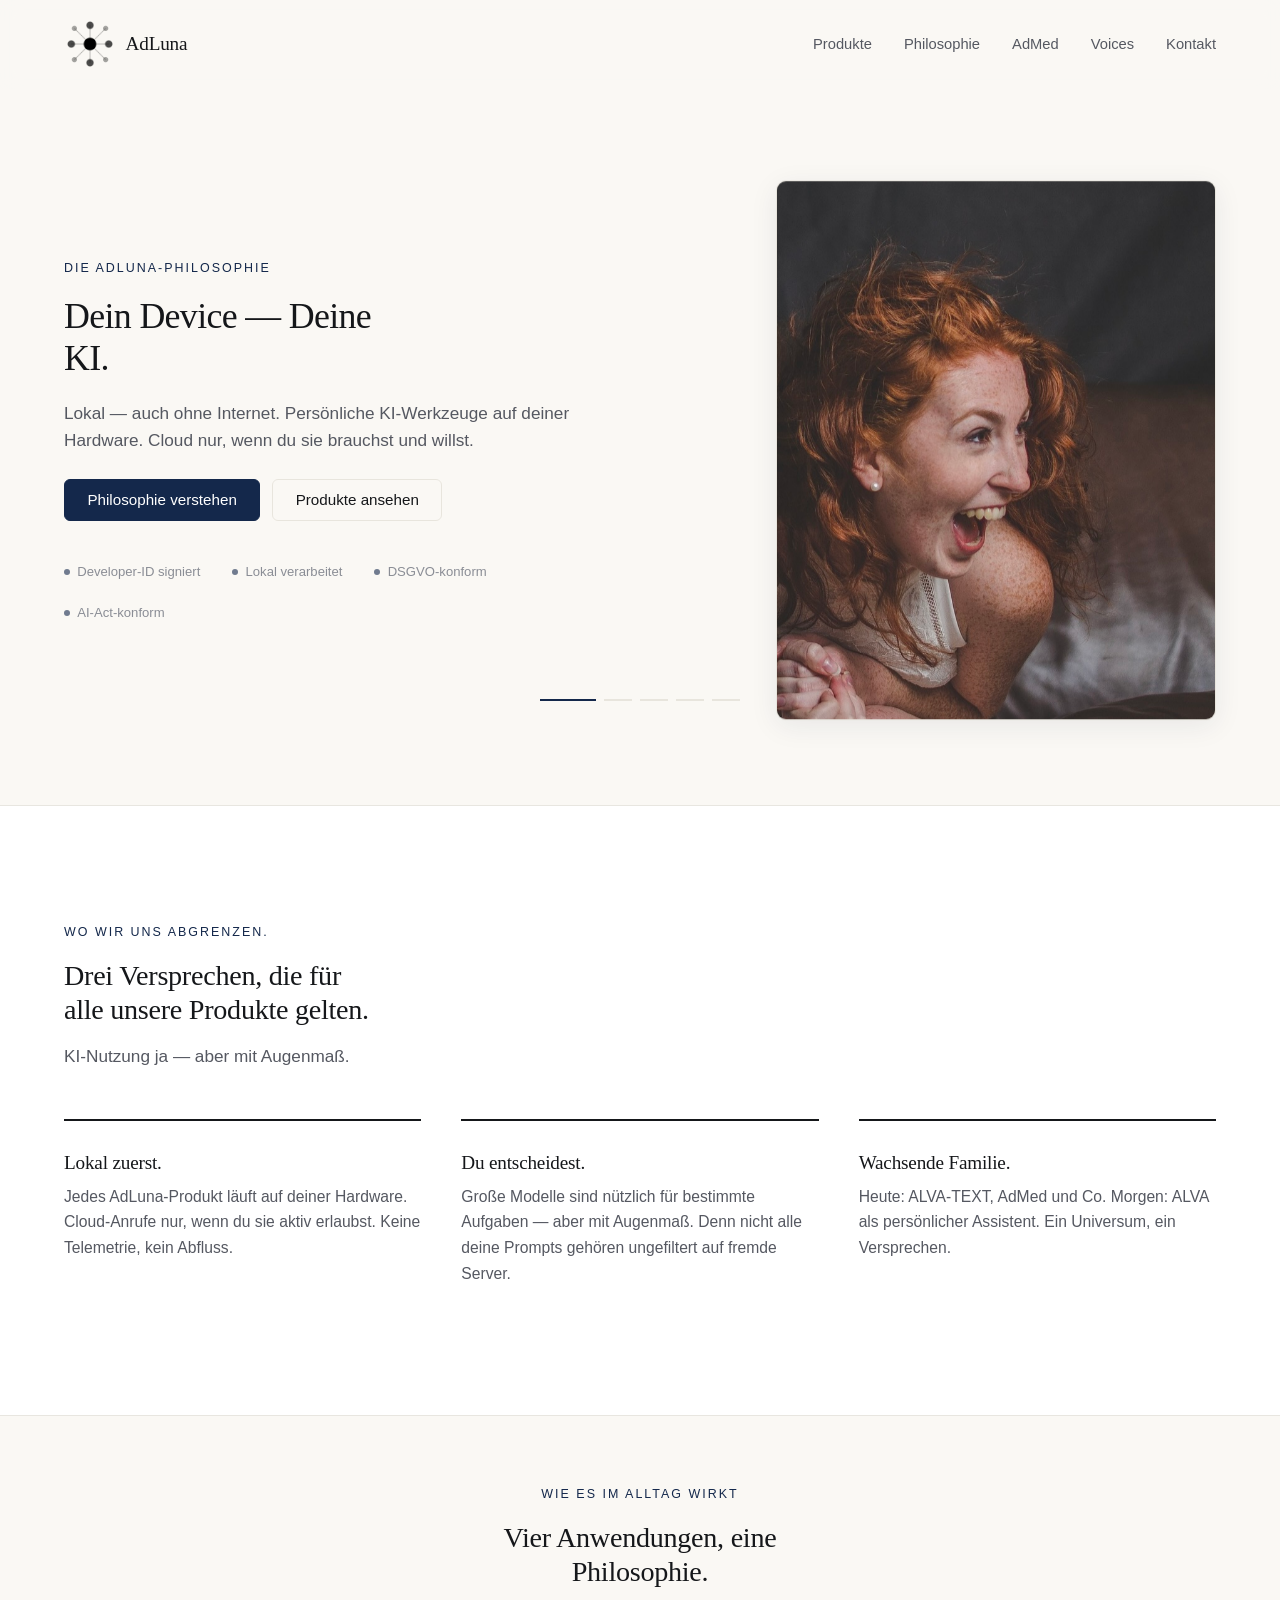
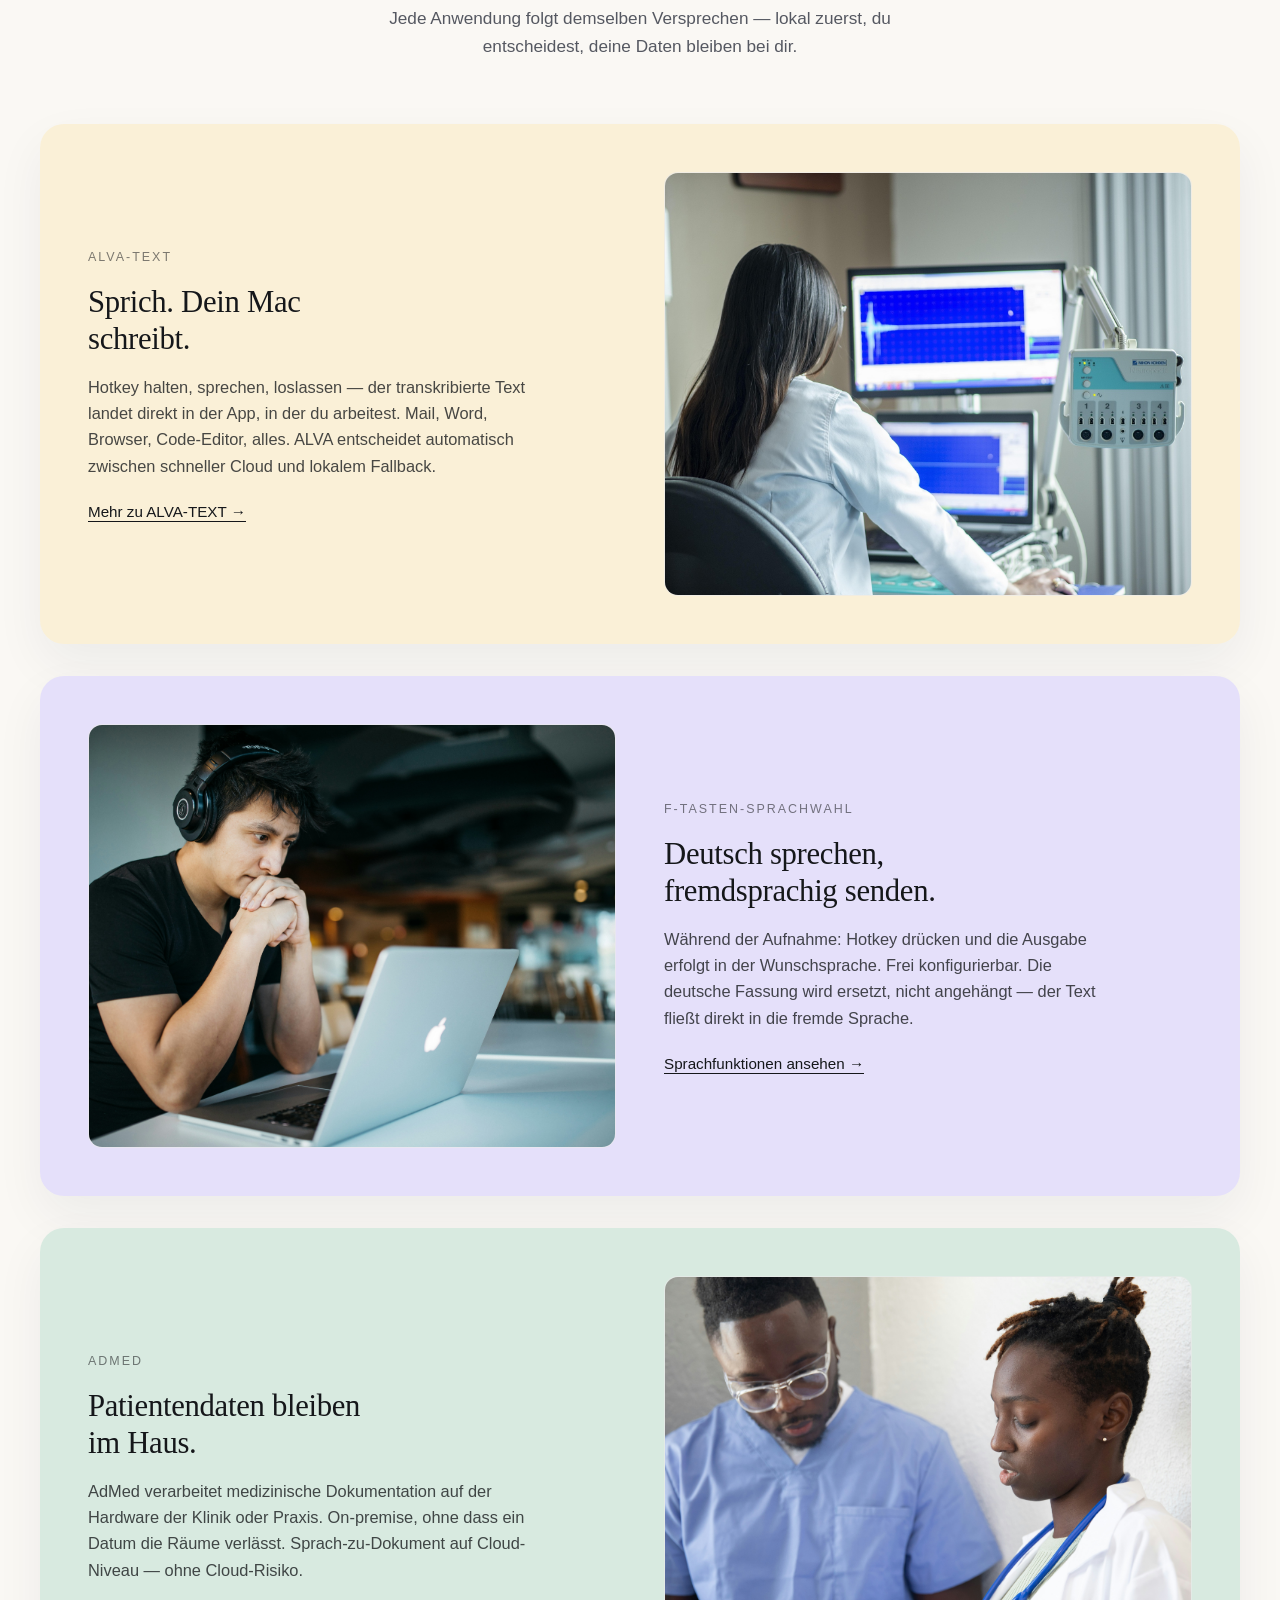
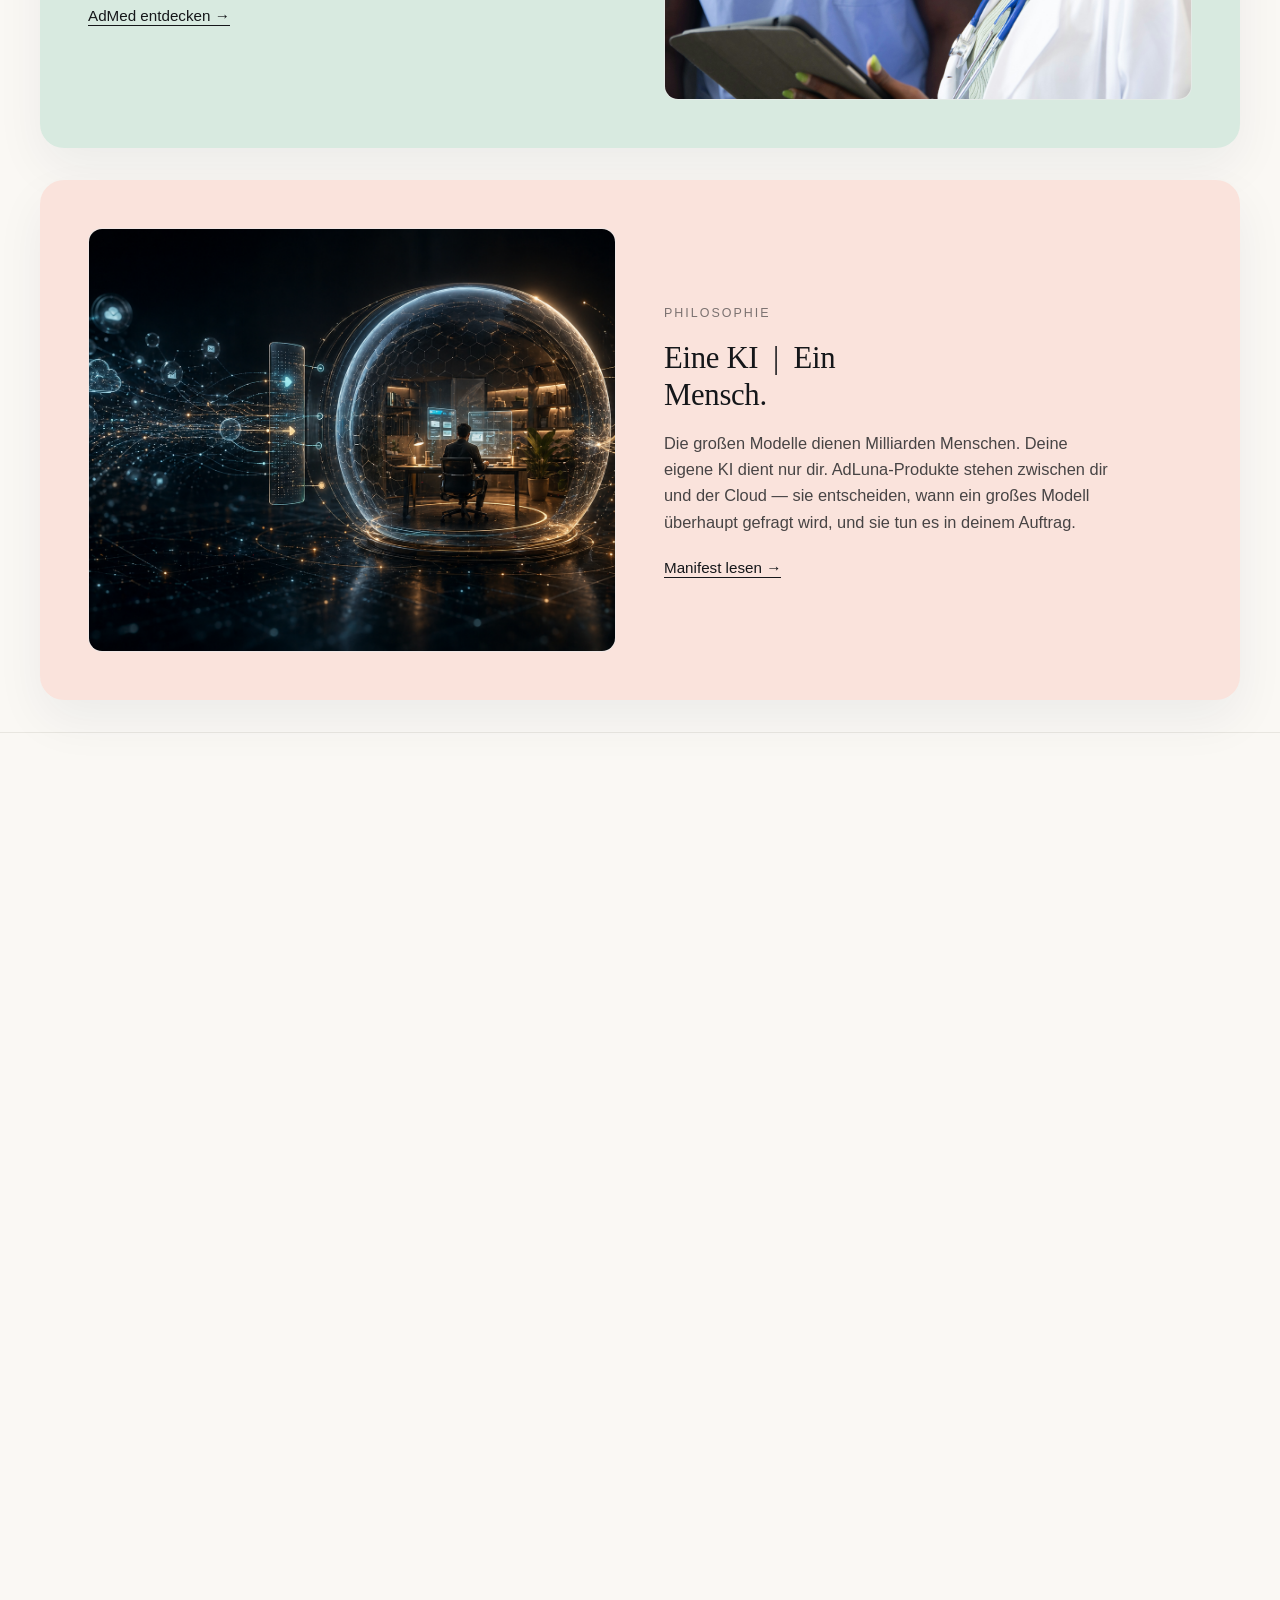
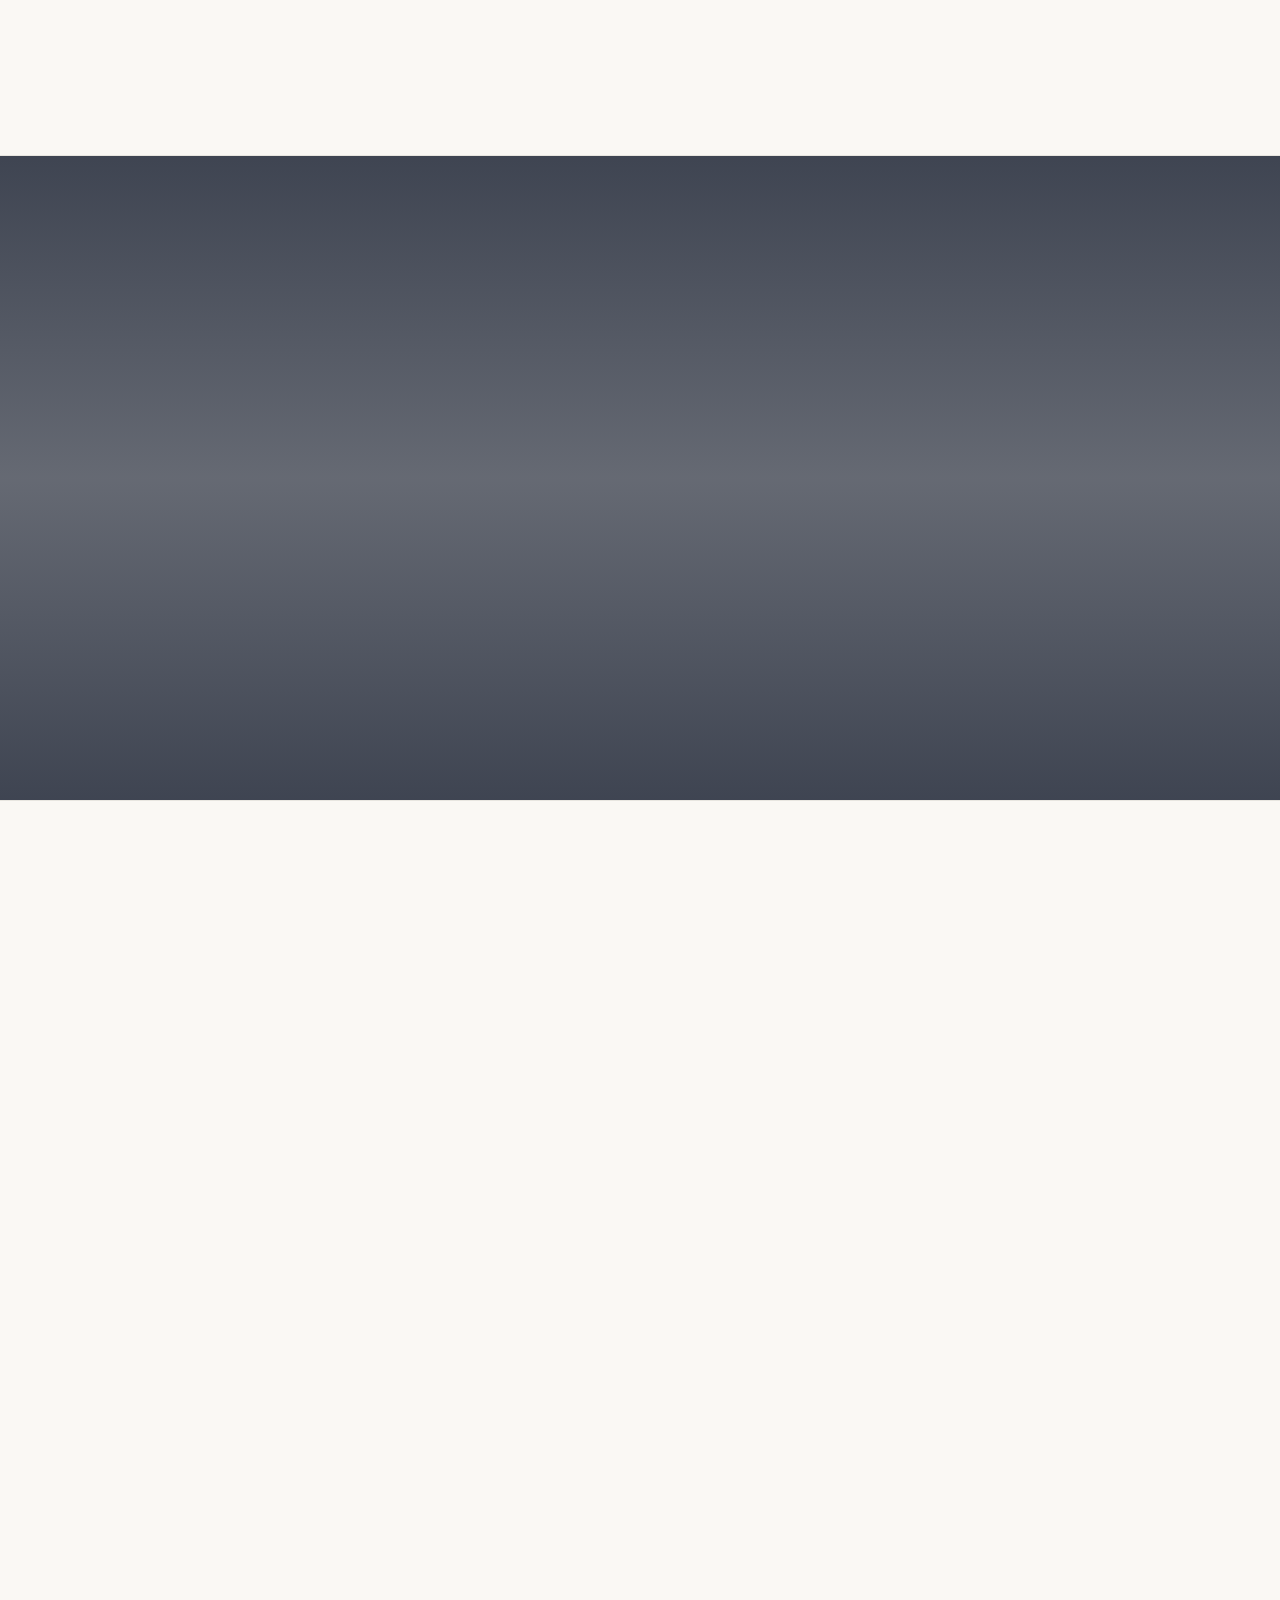
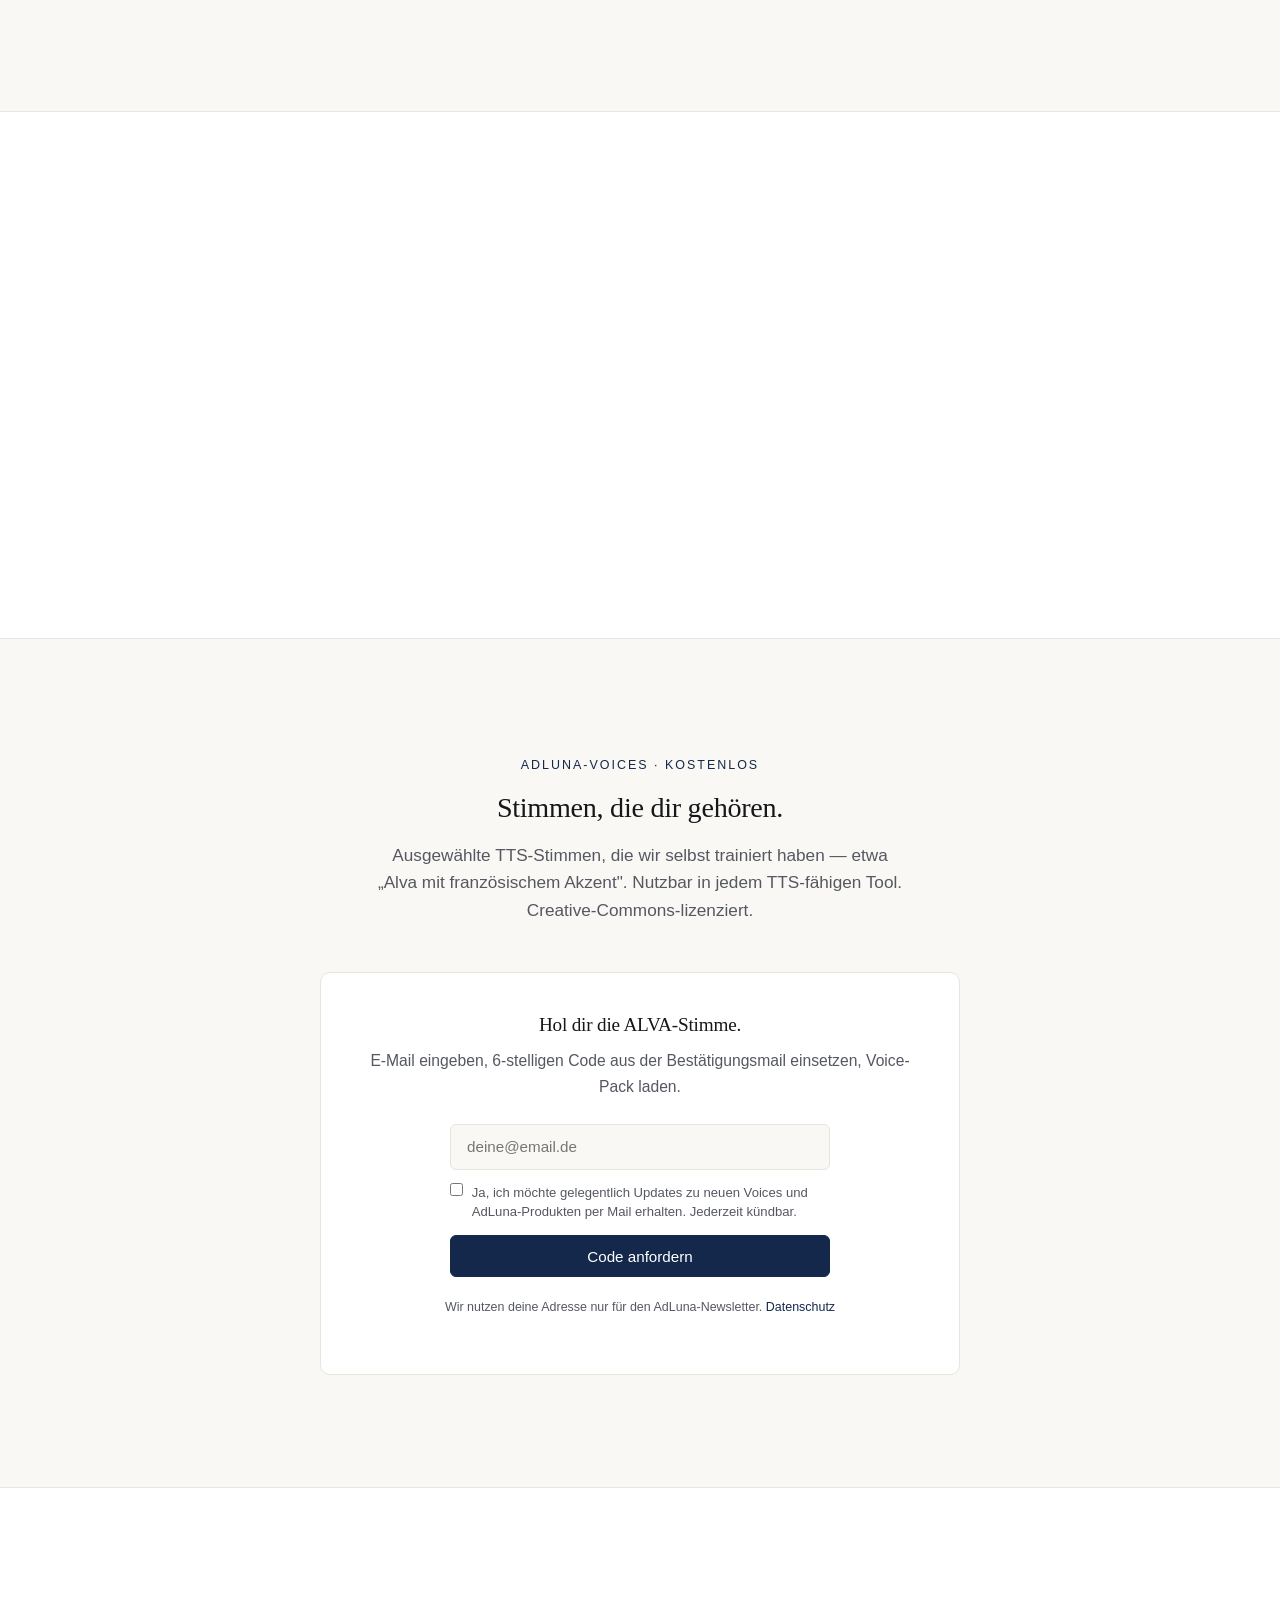
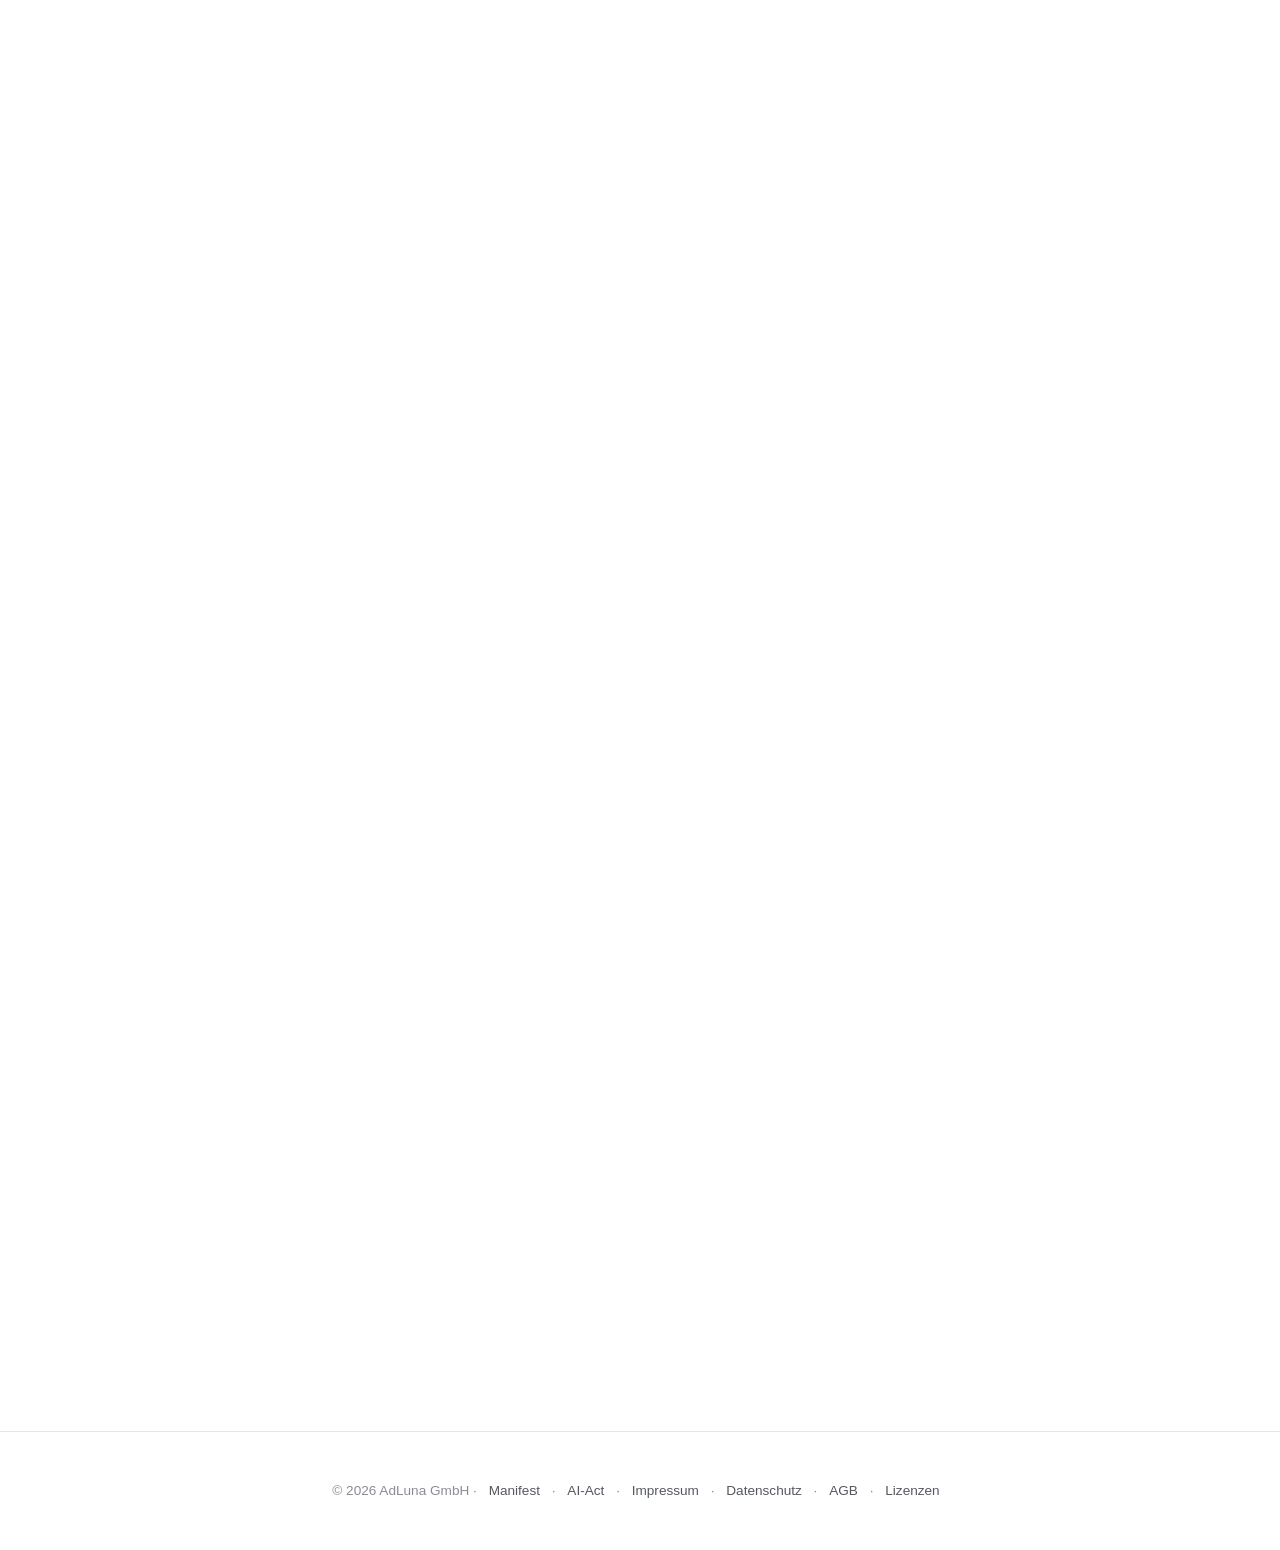
<file: web/adluna/index.html>
<!DOCTYPE html>
<html lang="de">
<head>
    <meta charset="UTF-8">
    <meta name="viewport" content="width=device-width, initial-scale=1.0">
    <title>AdLuna — Deine KI gehört dir.</title>
    <meta name="description" content="AdLuna entwickelt loyale KI-Werkzeuge, die auf deiner Hardware laufen. Lokal zuerst, du entscheidest, deine Daten bleiben bei dir. ALVA-TEXT, AdMed, ALVA und AdLuna-Voices.">
    <link rel="stylesheet" href="styles.css">
    <link rel="stylesheet" href="https://cdn.jsdelivr.net/npm/swiper@11/swiper-bundle.min.css">
    <script defer src="https://cdn.jsdelivr.net/npm/swiper@11/swiper-bundle.min.js"></script>

    <link rel="stylesheet" href="styles-v3.css">
    <link rel="icon" type="image/png" href="assets/logo/AdLuna-Logo-solo-dunkel-512.png">
    <link rel="apple-touch-icon" href="assets/logo/AdLuna-Logo-solo-dunkel-1024.png">
</head>
<body>

<!-- ──────────────────────────────────────────────────────────────────────
     NAVIGATION
     ────────────────────────────────────────────────────────────────────── -->
<nav class="v3-nav" id="v3-nav">
    <div class="v3-nav-inner">
        <a href="index.html" class="v3-nav-brand">
            <!-- Logo-Stub: kleiner Mond in Navy. Wird später durch finales AdLuna-Logo ersetzt. -->
            <img class="v3-logo-mark" src="assets/logo/AdLuna-Logo-solo-dunkel-512.png" alt="AdLuna" width="52" height="52">
            <span>AdLuna</span>
        </a>
        <ul class="v3-nav-links">
            <li><a href="#produkte">Produkte</a></li>
            <li><a href="#philosophie">Philosophie</a></li>
            <li><a href="#admed">AdMed</a></li>
            <li><a href="#voices">Voices</a></li>
            <li><a href="#kontakt">Kontakt</a></li>
        </ul>
    </div>
</nav>


<!-- ──────────────────────────────────────────────────────────────────────
     HERO-SLIDER (5 Bewegungen, Two-Column, fade-Übergang, ruhig)
     ────────────────────────────────────────────────────────────────────── -->
<section class="v3-hero" id="hero">
    <div class="swiper hero-swiper-v3">
        <div class="swiper-wrapper">

            <!-- Slide 1 — Dachmarke (Die AdLuna-Philosophie) -->
            <div class="swiper-slide">
                <div class="v3-hero-slide">
                    <div class="v3-hero-text">
                        <span class="v3-eyebrow v3-eyebrow-accent">Die AdLuna-Philosophie</span>
                        <h1 class="v3">Dein Device — Deine KI.</h1>
                        <p class="v3-lead">Lokal — auch ohne Internet. Persönliche KI-Werkzeuge auf deiner Hardware. Cloud nur, wenn du sie brauchst und willst.</p>
                        <div class="v3-btn-row">
                            <a href="#philosophie" class="v3-btn v3-btn-primary">Philosophie verstehen</a>
                            <a href="#produkte" class="v3-btn v3-btn-ghost">Produkte ansehen</a>
                        </div>
                        <!-- Trust-Row: ehrlich, keine Fake-Zahlen -->
                        <div class="v3-trust-row">
                            <span class="v3-trust-item">Developer-ID signiert</span>
                            <span class="v3-trust-item">Lokal verarbeitet</span>
                            <span class="v3-trust-item">DSGVO-konform</span>
                            <span class="v3-trust-item">AI-Act-konform</span>
                        </div>
                    </div>
                    <div class="v3-hero-visual v3-parallax-soft">
                        <img src="assets/woman-2868705_1920.jpg"
                             alt="Lachende Frau — Lebensfreude im Mittelpunkt, KI im Hintergrund"
                             loading="lazy"
                             onerror="this.parentElement.innerHTML='<div class=&quot;v3-hero-visual-placeholder&quot;>[Bild lädt nicht — bitte lokal ersetzen]</div>'">
                    </div>
                </div>
            </div>

            <!-- Slide 2 — Sicherheits-Positionierung -->
            <div class="swiper-slide">
                <div class="v3-hero-slide">
                    <div class="v3-hero-text">
                        <span class="v3-eyebrow v3-eyebrow-accent">Prinzip</span>
                        <h1 class="v3">Sicherheit zuerst. Cloud optional.</h1>
                        <p class="v3-lead">Wir müssen heute schon den Datenschutz von morgen mitdenken.</p>
                        <div class="v3-btn-row">
                            <a href="#philosophie" class="v3-btn v3-btn-primary">AdLuna-Philosophie</a>
                        </div>
                    </div>
                    <div class="v3-hero-visual v3-parallax-soft">
                        <img src="assets/geralt-castle-2070777_1920.jpg"
                             alt="Stadt mit Schlössern und Datennetzen — Sicherheit als Architektur"
                             loading="lazy"
                             onerror="this.parentElement.innerHTML='<div class=&quot;v3-hero-visual-placeholder&quot;>[Bild lädt nicht — bitte lokal ersetzen]</div>'">
                    </div>
                </div>
            </div>

            <!-- Slide 3 — AdMed B2B-Proof -->
            <div class="swiper-slide">
                <div class="v3-hero-slide">
                    <div class="v3-hero-text">
                        <span class="v3-eyebrow v3-eyebrow-accent">AdMed</span>
                        <h1 class="v3">Medizinische Dokumentation, lokal verarbeitet.</h1>
                        <p class="v3-lead">Kein Prompt geht ins Internet. Weder über Datenträger noch über Datenströme verlassen Ihre Daten jemals den Serverraum des Krankenhauses. Wir stellen den Server, den Code und die KI. Sie behandeln.</p>
                        <div class="v3-btn-row">
                            <a href="admed.html" class="v3-btn v3-btn-primary">AdMed entdecken</a>
                            <a href="#kontakt" class="v3-btn v3-btn-ghost">Pilotgespräch</a>
                        </div>
                    </div>
                    <div class="v3-hero-visual v3-parallax-soft">
                        <img src="assets/Spark.jpeg"
                             alt="NVIDIA Spark — der lokale Inferenz-Server, den AdMed mitliefert"
                             loading="lazy"
                             onerror="this.parentElement.innerHTML='<div class=&quot;v3-hero-visual-placeholder&quot;>[Bild lädt nicht — bitte lokal ersetzen]</div>'">
                    </div>
                </div>
            </div>

            <!-- Slide 4 — Universum-Brücke zur Produktfamilie -->
            <div class="swiper-slide">
                <div class="v3-hero-slide">
                    <div class="v3-hero-text">
                        <span class="v3-eyebrow v3-eyebrow-accent">Eine Familie</span>
                        <h1 class="v3">Loyale KI-Werkzeuge, die mitwachsen.</h1>
                        <p class="v3-lead">ALVA-TEXT, AdMed, ALVA und mehr — viele Produkte, eine Philosophie.</p>
                        <div class="v3-btn-row">
                            <a href="#produkte" class="v3-btn v3-btn-primary">Alle Produkte</a>
                            <a href="#philosophie" class="v3-btn v3-btn-ghost">Manifest lesen</a>
                        </div>
                    </div>
                    <div class="v3-hero-visual v3-parallax-soft">
                        <img src="assets/adluna-hero-orbit.jpeg"
                             alt="Mensch im Zentrum, KI-Werkzeuge im Orbit"
                             loading="lazy"
                             onerror="this.parentElement.innerHTML='<div class=&quot;v3-hero-visual-placeholder&quot;>[Bild lädt nicht — bitte lokal in /assets/ ablegen]</div>'">
                    </div>
                </div>
            </div>

            <!-- Slide 5 — ALVA-TEXT Conversion -->
            <div class="swiper-slide">
                <div class="v3-hero-slide">
                    <div class="v3-hero-text">
                        <span class="v3-eyebrow v3-eyebrow-accent">ALVA-TEXT 3.4.2 · Hotfix</span>
                        <h1 class="v3">Sprich. Übersetze. Prompte. Lass vorlesen.</h1>
                        <p class="v3-lead">Das Tahoe-Update für macOS: robusteres Einfügen, Diktat direkt in jede App, Control-L für Übersetzung, Control-P für bessere Prompts und Vivienne zum Vorlesen markierter Texte.</p>
                        <div class="v3-btn-row">
                            <a href="https://github.com/Alper-Scheel/alper-scheel/releases/download/v3.4.2/ALVA-TEXT.dmg" class="v3-btn v3-btn-primary" download>ALVA-TEXT herunterladen</a>
                            <a href="alva-text.html" class="v3-btn v3-btn-ghost">Funktionen ansehen</a>
                        </div>
                    </div>
                    <div class="v3-hero-visual v3-parallax-soft">
                        <img src="assets/alva-text-voice.jpeg"
                             alt="Mikrofon mit fließenden Sprachwellen in vielen Sprachen"
                             loading="lazy"
                             onerror="this.parentElement.innerHTML='<div class=&quot;v3-hero-visual-placeholder&quot;>[Bild lädt nicht — bitte lokal in /assets/ ablegen]</div>'">
                    </div>
                </div>
            </div>

        </div>
        <div class="v3-hero-pagination swiper-pagination"></div>
    </div>
</section>


<!-- ──────────────────────────────────────────────────────────────────────
     SECTION 2 — Drei Versprechen (Drei-Säulen, klar)
     ────────────────────────────────────────────────────────────────────── -->
<section class="v3-section v3-section-alt">
    <div class="v3-container v3-reveal">
        <span class="v3-eyebrow v3-eyebrow-accent">Wo wir uns abgrenzen.</span>
        <h2 class="v3">Drei Versprechen, die für alle unsere Produkte gelten.</h2>
        <p class="v3-lead">KI-Nutzung ja — aber mit Augenmaß.</p>

        <div class="v3-pillars v3-reveal-stagger">
            <div class="v3-pillar">
                <h3 class="v3">Lokal zuerst.</h3>
                <p class="v3-text">Jedes AdLuna-Produkt läuft auf deiner Hardware. Cloud-Anrufe nur, wenn du sie aktiv erlaubst. Keine Telemetrie, kein Abfluss.</p>
            </div>
            <div class="v3-pillar">
                <h3 class="v3">Du entscheidest.</h3>
                <p class="v3-text">Große Modelle sind nützlich für bestimmte Aufgaben — aber mit Augenmaß. Denn nicht alle deine Prompts gehören ungefiltert auf fremde Server.</p>
            </div>
            <div class="v3-pillar">
                <h3 class="v3">Wachsende Familie.</h3>
                <p class="v3-text">Heute: ALVA-TEXT, AdMed und Co. Morgen: ALVA als persönlicher Assistent. Ein Universum, ein Versprechen.</p>
            </div>
        </div>
    </div>
</section>


<!-- ──────────────────────────────────────────────────────────────────────
     SECTION 2.5 — Stacked-Parallax (Pipely-Signature)
     Vier farbige Cards, die beim Scrollen übereinander schieben.
     Jede Card zeigt eine konkrete Anwendung des AdLuna-Universums.
     Position: sticky + gestaffelter z-index ist die ganze Magie.
     ────────────────────────────────────────────────────────────────────── -->
<section class="v3-stacked">
    <div class="v3-stacked-intro v3-reveal">
        <span class="v3-eyebrow v3-eyebrow-accent">Wie es im Alltag wirkt</span>
        <h2 class="v3" style="margin-left:auto;margin-right:auto;">Vier Anwendungen, eine Philosophie.</h2>
        <p class="v3-lead" style="margin-left:auto;margin-right:auto;">Jede Anwendung folgt demselben Versprechen — lokal zuerst, du entscheidest, deine Daten bleiben bei dir.</p>
    </div>

    <!-- Card 1 — ALVA-TEXT: Diktieren statt tippen (warm-gelb) -->
    <div class="v3-stack-card v3-stack-card-1">
        <div class="v3-stack-text">
            <span class="v3-eyebrow">ALVA-TEXT</span>
            <h2>Sprich. Dein Mac schreibt.</h2>
            <p>Hotkey halten, sprechen, loslassen — der transkribierte Text landet direkt in der App, in der du arbeitest. Mail, Word, Browser, Code-Editor, alles. ALVA entscheidet automatisch zwischen schneller Cloud und lokalem Fallback.</p>
            <a href="alva-text.html">Mehr zu ALVA-TEXT →</a>
        </div>
        <div class="v3-stack-visual">
            <img src="assets/fernandozhiminaicela-medical-equipment-4099428_1920.jpg"
                 alt="Diktat-Setup mit professionellem Equipment"
                 loading="lazy">
        </div>
    </div>

    <!-- Card 2 — Mehrsprachig (kühl-lila) -->
    <div class="v3-stack-card v3-stack-card-2">
        <div class="v3-stack-visual">
            <img src="assets/wes-hicks-4-EeTnaC1S4-unsplash.jpg"
                 alt="Internationaler Arbeitsplatz, mehrsprachige Kommunikation"
                 loading="lazy">
        </div>
        <div class="v3-stack-text">
            <span class="v3-eyebrow">F-Tasten-Sprachwahl</span>
            <h2>Deutsch sprechen, fremdsprachig senden.</h2>
            <p>Während der Aufnahme: Hotkey drücken und die Ausgabe erfolgt in der Wunschsprache. Frei konfigurierbar. Die deutsche Fassung wird ersetzt, nicht angehängt — der Text fließt direkt in die fremde Sprache.</p>
            <a href="alva-text.html">Sprachfunktionen ansehen →</a>
        </div>
    </div>

    <!-- Card 3 — AdMed: lokale Klinik-KI (kühl-grün) -->
    <div class="v3-stack-card v3-stack-card-3">
        <div class="v3-stack-text">
            <span class="v3-eyebrow">AdMed</span>
            <h2>Patientendaten bleiben im Haus.</h2>
            <p>AdMed verarbeitet medizinische Dokumentation auf der Hardware der Klinik oder Praxis. On-premise, ohne dass ein Datum die Räume verlässt. Sprach-zu-Dokument auf Cloud-Niveau — ohne Cloud-Risiko.</p>
            <a href="admed.html">AdMed entdecken →</a>
        </div>
        <div class="v3-stack-visual">
            <img src="assets/nappy-DbCfSrTnflA-unsplash.jpg"
                 alt="Medizinisches Team in Klinikumgebung"
                 loading="lazy">
        </div>
    </div>

    <!-- Card 4 — Loyale KI als Schutzschicht (warm-rosé) -->
    <div class="v3-stack-card v3-stack-card-4">
        <div class="v3-stack-visual">
            <img src="assets/adluna-philosophy-shield.png"
                 alt="AdLuna als Schutzschicht zwischen Mensch und Cloud"
                 loading="lazy">
        </div>
        <div class="v3-stack-text">
            <span class="v3-eyebrow">Philosophie</span>
            <h2>Eine KI &nbsp;|&nbsp; Ein Mensch.</h2>
            <p>Die großen Modelle dienen Milliarden Menschen. Deine eigene KI dient nur dir. AdLuna-Produkte stehen zwischen dir und der Cloud — sie entscheiden, wann ein großes Modell überhaupt gefragt wird, und sie tun es in deinem Auftrag.</p>
            <a href="#philosophie">Manifest lesen →</a>
        </div>
    </div>
</section>


<!-- ──────────────────────────────────────────────────────────────────────
     SECTION 3 — Produktfamilie (4-Card-Grid, statt Solar-System)
     ────────────────────────────────────────────────────────────────────── -->
<section class="v3-section" id="produkte">
    <div class="v3-container">
        <div class="v3-reveal">
            <span class="v3-eyebrow v3-eyebrow-accent">AdLuna-Universum</span>
            <h2 class="v3">Vier Werkzeuge, eine Philosophie.</h2>
        </div>

        <div class="v3-products v3-reveal-stagger">
            <a href="alva-text.html" class="v3-product-card">
                <div class="v3-product-icon">A</div>
                <span class="label">Diktat für macOS</span>
                <h3 class="v3">ALVA-TEXT</h3>
                <p class="v3-text">Halten, sprechen, loslassen. Lokales Whisper-Diktat direkt in jede App. Kostenlos.</p>
                <span class="arrow">Mehr erfahren →</span>
            </a>

            <a href="admed.html" class="v3-product-card">
                <div class="v3-product-icon">M</div>
                <span class="label">Medizinische Dokumentation</span>
                <h3 class="v3">AdMed</h3>
                <p class="v3-text">On-premise-KI für Kliniken und Praxen. Patientendaten bleiben im Haus.</p>
                <span class="arrow">Pilot anfragen →</span>
            </a>

            <a href="#" class="v3-product-card">
                <div class="v3-product-icon">L</div>
                <span class="label">Persönlicher KI-Assistent · in Entwicklung</span>
                <h3 class="v3">ALVA</h3>
                <p class="v3-text">Eigener Name, eigene Stimme, eigene Recheninstanz. Der Assistent, der nur dir gehört.</p>
                <span class="arrow">Newsletter abonnieren →</span>
            </a>

            <a href="#voices" class="v3-product-card">
                <div class="v3-product-icon">V</div>
                <span class="label">TTS-Stimmen · kostenlos</span>
                <h3 class="v3">AdLuna-Voices</h3>
                <p class="v3-text">Synthetische Stimmen, die wir selbst trainiert haben. Frei nutzbar in deinen Tools.</p>
                <span class="arrow">Voice-Pack holen →</span>
            </a>
        </div>
    </div>
</section>


<!-- ──────────────────────────────────────────────────────────────────────
     SECTION 4 — ALVA-TEXT-Conversion-Anker (Parallax: festes Hintergrundbild)
     ────────────────────────────────────────────────────────────────────── -->
<section class="v3-section v3-parallax-section">
    <div class="v3-parallax-bg" style="background-image: url('assets/alva-text-voice.jpeg');"></div>
    <div class="v3-parallax-overlay"></div>
    <div class="v3-container v3-reveal v3-parallax-content" style="text-align: center;">
        <span class="v3-eyebrow v3-eyebrow-accent">Sofort nutzbar</span>
        <h2 class="v3" style="margin-left: auto; margin-right: auto;">ALVA-TEXT — kostenlos, lokal, sofort.</h2>
        <p class="v3-lead" style="margin-left: auto; margin-right: auto;">Diktat-Tool für macOS. Lokal zuerst, Cloud nur wenn sie schnell genug ist. Neu in 3.4.2: robusteres Einfügen unter Tahoe, sauberer Placeholder-Filter, Large-v3 lokal, deutsche TTS-Politur, Prompt-Optimierung, Schnellübersetzung und Vorlesen mit Vivienne.</p>
        <div class="v3-btn-row" style="justify-content: center; margin-top: 1rem;">
            <a href="https://github.com/Alper-Scheel/alper-scheel/releases/download/v3.4.2/ALVA-TEXT.dmg" class="v3-btn v3-btn-primary" download>ALVA-TEXT.dmg herunterladen</a>
            <a href="alva-text.html" class="v3-btn v3-btn-ghost">Funktionen im Detail</a>
        </div>
        <p class="v3-text" style="font-size: 0.85rem; margin-top: 1rem;">
            Lieber als ZIP? <a href="https://github.com/Alper-Scheel/alper-scheel/releases/download/v3.4.2/ALVA-TEXT.zip" download>ALVA-TEXT.zip</a>
        </p>
    </div>
</section>


<!-- ──────────────────────────────────────────────────────────────────────
     SECTION 5 — Cloud-Abgrenzung (sachliche Tabelle)
     ────────────────────────────────────────────────────────────────────── -->
<section class="v3-section">
    <div class="v3-container v3-reveal">
        <span class="v3-eyebrow v3-eyebrow-accent">Wir sind anders</span>
        <h2 class="v3">Und das ist Absicht.</h2>
        <p class="v3-lead" style="max-width: 56ch;">
            Die großen Modelle von OpenAI, Anthropic und Google sind beeindruckende Werkzeuge — wir nutzen sie selbst, wenn es sinnvoll ist. AdLuna baut keine Konkurrenz dazu. AdLuna baut die Schicht dazwischen.
        </p>

        <table class="v3-compare">
            <thead>
                <tr>
                    <th>&nbsp;</th>
                    <th>Cloud-only KI</th>
                    <th>AdLuna</th>
                </tr>
            </thead>
            <tbody>
                <tr><td>Daten</td><td>Werden geteilt</td><td>Bleiben bei dir</td></tr>
                <tr><td>Modell</td><td>Großes Generalmodell</td><td>Lokal + große Modelle, wenn gewünscht</td></tr>
                <tr><td>Verfügbarkeit</td><td>Internet erforderlich</td><td>Funktioniert offline</td></tr>
                <tr><td>Kontrolle</td><td>Bei der Plattform</td><td>Bei dir</td></tr>
                <tr><td>Updates</td><td>Kommen ungefragt</td><td>Du entscheidest</td></tr>
            </tbody>
        </table>

        <p class="v3-text" style="margin-top: 2rem; font-style: italic; max-width: 56ch;">
            Damit du Werkzeug nutzen kannst, ohne es selbst zu werden.
        </p>
    </div>
</section>


<!-- ──────────────────────────────────────────────────────────────────────
     SECTION 6 — AdMed-Teaser (kompakt)
     ────────────────────────────────────────────────────────────────────── -->
<section class="v3-section v3-section-alt" id="admed">
    <div class="v3-container v3-reveal">
        <span class="v3-eyebrow v3-eyebrow-accent">AdMed</span>
        <h2 class="v3">KI für Medizin, lokal verarbeitet.</h2>
        <p class="v3-lead">
            Patientendaten gehören nicht in die Cloud. AdMed arbeitet auf der Hardware der Klinik oder Praxis und liefert Sprach-zu-Dokument-Workflows auf Cloud-Niveau — ohne dass ein Datum das Haus verlässt.
        </p>
        <div class="v3-btn-row">
            <a href="admed.html" class="v3-btn v3-btn-primary">AdMed im Detail</a>
            <a href="#kontakt" class="v3-btn v3-btn-ghost">Pilotgespräch anfragen</a>
        </div>
    </div>
</section>


<!-- ──────────────────────────────────────────────────────────────────────
     SECTION 7 — Voice-Pack-Lead-Magnet (hell, Pipely-Stil)
     ────────────────────────────────────────────────────────────────────── -->
<section class="v3-section" id="voices">
    <div class="v3-container v3-reveal" style="text-align: center;">
        <span class="v3-eyebrow v3-eyebrow-accent">AdLuna-Voices · kostenlos</span>
        <h2 class="v3" style="margin-left: auto; margin-right: auto;">Stimmen, die dir gehören.</h2>
        <p class="v3-lead" style="margin-left: auto; margin-right: auto; max-width: 56ch;">
            Ausgewählte TTS-Stimmen, die wir selbst trainiert haben — etwa „Alva mit französischem Akzent". Nutzbar in jedem TTS-fähigen Tool. Creative-Commons-lizenziert.
        </p>

        <div class="v3-voicepack">
            <h3 class="v3">Hol dir die ALVA-Stimme.</h3>
            <p class="v3-text" style="margin-top: 0.25rem;">
                E-Mail eingeben, 6-stelligen Code aus der Bestätigungsmail einsetzen, Voice-Pack laden.
            </p>

            <form id="v3-voicepack-form" onsubmit="return false;">
                <input type="email" placeholder="deine@email.de" required>
                <label class="opt-in">
                    <input type="checkbox" required>
                    <span>Ja, ich möchte gelegentlich Updates zu neuen Voices und AdLuna-Produkten per Mail erhalten. Jederzeit kündbar.</span>
                </label>
                <button type="submit" class="v3-btn v3-btn-primary">Code anfordern</button>
            </form>

            <p class="v3-text" style="font-size: 0.78rem; margin-top: 1.25rem;">
                Wir nutzen deine Adresse nur für den AdLuna-Newsletter.
                <a href="datenschutz.html" style="color: var(--pipely-accent);">Datenschutz</a>
            </p>
        </div>
    </div>
</section>


<!-- ──────────────────────────────────────────────────────────────────────
     SECTION 8 — Manifest / Philosophie (5 Prinzipien, lange Lesefläche)
     ────────────────────────────────────────────────────────────────────── -->
<section class="v3-section v3-section-alt" id="philosophie">
    <div class="v3-container v3-reveal" style="max-width: 820px;">
        <span class="v3-eyebrow v3-eyebrow-accent">Manifest</span>
        <h2 class="v3">Die AdLuna-Philosophie.</h2>
        <p class="v3-lead">Eine KI, die Milliarden Menschen dient, kann niemandem wirklich zugeordnet sein. Das ist Systemgeometrie. Wir bauen eine KI, die anders geometrisiert ist — eine KI mit genau einem Herrn oder einer Frau. Der Person, der sie gehört.</p>

        <ol class="v3-manifest-list">
            <li>
                <h3 class="v3">Lokal zuerst.</h3>
                <p>Unsere Systeme laufen standardmäßig auf Hardware, die Ihnen gehört: Ihr Mac, Ihr Server, Ihr Smartphone. Was heute noch Rechenzentren braucht, läuft in zwei bis drei Jahren lokal auf Hardware, die sich jeder leisten kann. Wir gehen den Weg dorthin schon heute mit — Schritt für Schritt, mit jedem Produkt.</p>
            </li>
            <li>
                <h3 class="v3">Du entscheidest.</h3>
                <p>Für Aufgaben, die heute die Rechenleistung großer Parametermodelle brauchen, gibt es einen bewussten Cloud-Opt-in: Sie entscheiden, wann, wofür und wie oft. Ihre KI bleibt dabei Ihr Filter, Ihr Vertreter, Ihr Regulativ — auch wenn sie für Sie nach außen kommuniziert.</p>
            </li>
            <li>
                <h3 class="v3">Datenhoheit.</h3>
                <p>Datenschutz ist für uns kein Pflichtenkatalog, sondern Haltung. Er wird zum wichtigsten Ankerpunkt für das, was uns als Menschen übrigbleibt: Eigenständigkeit, ein Raum für Gedanken, die nicht ausgewertet werden, Würde. Ohne diesen Anker wird Menschsein in einer KI-durchdrungenen Welt zum Schattendasein.</p>
            </li>
            <li>
                <h3 class="v3">Loyalität.</h3>
                <p>Eine KI für Milliarden Menschen muss zwangsläufig Durchschnittsinteressen, Missbrauchsprävention und Aktionärserwartungen ausbalancieren. Eine KI mit genau einem Herrn ist strukturell nur einem Interesse verpflichtet — Ihrem. Sie schützt Ihren Schutzraum, filtert, was nach außen geht, und bleibt Ihr Vertreter in einer zunehmend von KI durchzogenen Welt.</p>
            </li>
            <li>
                <h3 class="v3">Wachstum statt Lock-in.</h3>
                <p>Wir bauen Werkzeuge, die wir selbst nutzen würden — und die Sie behalten können, auch ohne uns. Die einzige strukturelle Abhängigkeit, die irgendwann übrig bleibt, ist die Energieversorgung. Und selbst die ist mit Photovoltaik und Batterie eine Frage Ihrer eigenen Entscheidung.</p>
            </li>
        </ol>

        <p class="v3-text" style="margin-top: 3rem; padding-top: 1.5rem; border-top: 1px solid var(--pipely-line); font-style: italic;">
            Aus dem AdLuna-Manifest. <a href="manifest.html" style="color: var(--pipely-accent); border-bottom: 1px solid currentColor; padding-bottom: 1px;">Vollständig lesen →</a>
        </p>
    </div>
</section>


<!-- ──────────────────────────────────────────────────────────────────────
     FOOTER
     ────────────────────────────────────────────────────────────────────── -->
<footer class="v3-footer">
    <div class="v3-container">
        <p>
            © 2026 AdLuna GmbH ·
            <a href="manifest.html">Manifest</a> ·
            <a href="ai-act.html">AI-Act</a> ·
            <a href="impressum.html">Impressum</a> ·
            <a href="datenschutz.html">Datenschutz</a> ·
            <a href="agb.html">AGB</a> ·
            <a href="lizenzen.html">Lizenzen</a>
        </p>
    </div>
</footer>


<!-- ──────────────────────────────────────────────────────────────────────
     JAVASCRIPT
     - Hero-Slider (Swiper, fade-Effekt)
     - Sticky-Nav-Reveal
     - IntersectionObserver für Fade-up-Reveals
     - Sanfter Image-Parallax beim Scrollen
     - Voice-Pack-Form-Stub
     ────────────────────────────────────────────────────────────────────── -->
<script>
document.addEventListener("DOMContentLoaded", function() {
    // 1) Hero-Slider mit fade-Effekt (ruhiger als slide)
    new Swiper(".hero-swiper-v3", {
        effect: "fade",
        fadeEffect: { crossFade: true },
        loop: true,
        autoplay: { delay: 7000, disableOnInteraction: false },
        speed: 700,
        pagination: {
            el: ".v3-hero-pagination",
            clickable: true
        },
        keyboard: { enabled: true },
    });

    // 2) Sticky-Nav: bekommt nach 40px Scroll eine dezente Border
    const nav = document.getElementById("v3-nav");
    const onScrollNav = () => {
        if (window.scrollY > 40) nav.classList.add("is-scrolled");
        else nav.classList.remove("is-scrolled");
    };
    window.addEventListener("scroll", onScrollNav, { passive: true });
    onScrollNav();

    // 3) Fade-up-Reveals beim Scrollen (IntersectionObserver)
    const reveals = document.querySelectorAll(".v3-reveal, .v3-reveal-stagger");
    const obs = new IntersectionObserver((entries) => {
        entries.forEach(e => {
            if (e.isIntersecting) {
                e.target.classList.add("is-visible");
                obs.unobserve(e.target);
            }
        });
    }, { threshold: 0.15, rootMargin: "0px 0px -60px 0px" });

    reveals.forEach(r => obs.observe(r));

    // 4) Sanfter Image-Parallax: Hero-Visual bewegt sich beim Scrollen
    const parallaxItems = document.querySelectorAll(".v3-parallax-soft");
    let ticking = false;
    const onScrollParallax = () => {
        if (ticking) return;
        ticking = true;
        requestAnimationFrame(() => {
            const y = window.scrollY;
            parallaxItems.forEach(el => {
                const rect = el.getBoundingClientRect();
                if (rect.bottom > 0 && rect.top < window.innerHeight) {
                    const offset = (rect.top - window.innerHeight / 2) * -0.04;
                    el.style.transform = `translateY(${offset.toFixed(2)}px)`;
                }
            });
            ticking = false;
        });
    };
    window.addEventListener("scroll", onScrollParallax, { passive: true });

    // 5) Voice-Pack-Form-Stub (POST später an api.adluna.de/v1/voicepacks/request)
    document.getElementById("v3-voicepack-form").addEventListener("submit", (e) => {
        e.preventDefault();
        alert("Wireframe v3: hier kommt der POST an api.adluna.de/v1/voicepacks/request.");
    });
});
</script>

</body>
</html>
</file>
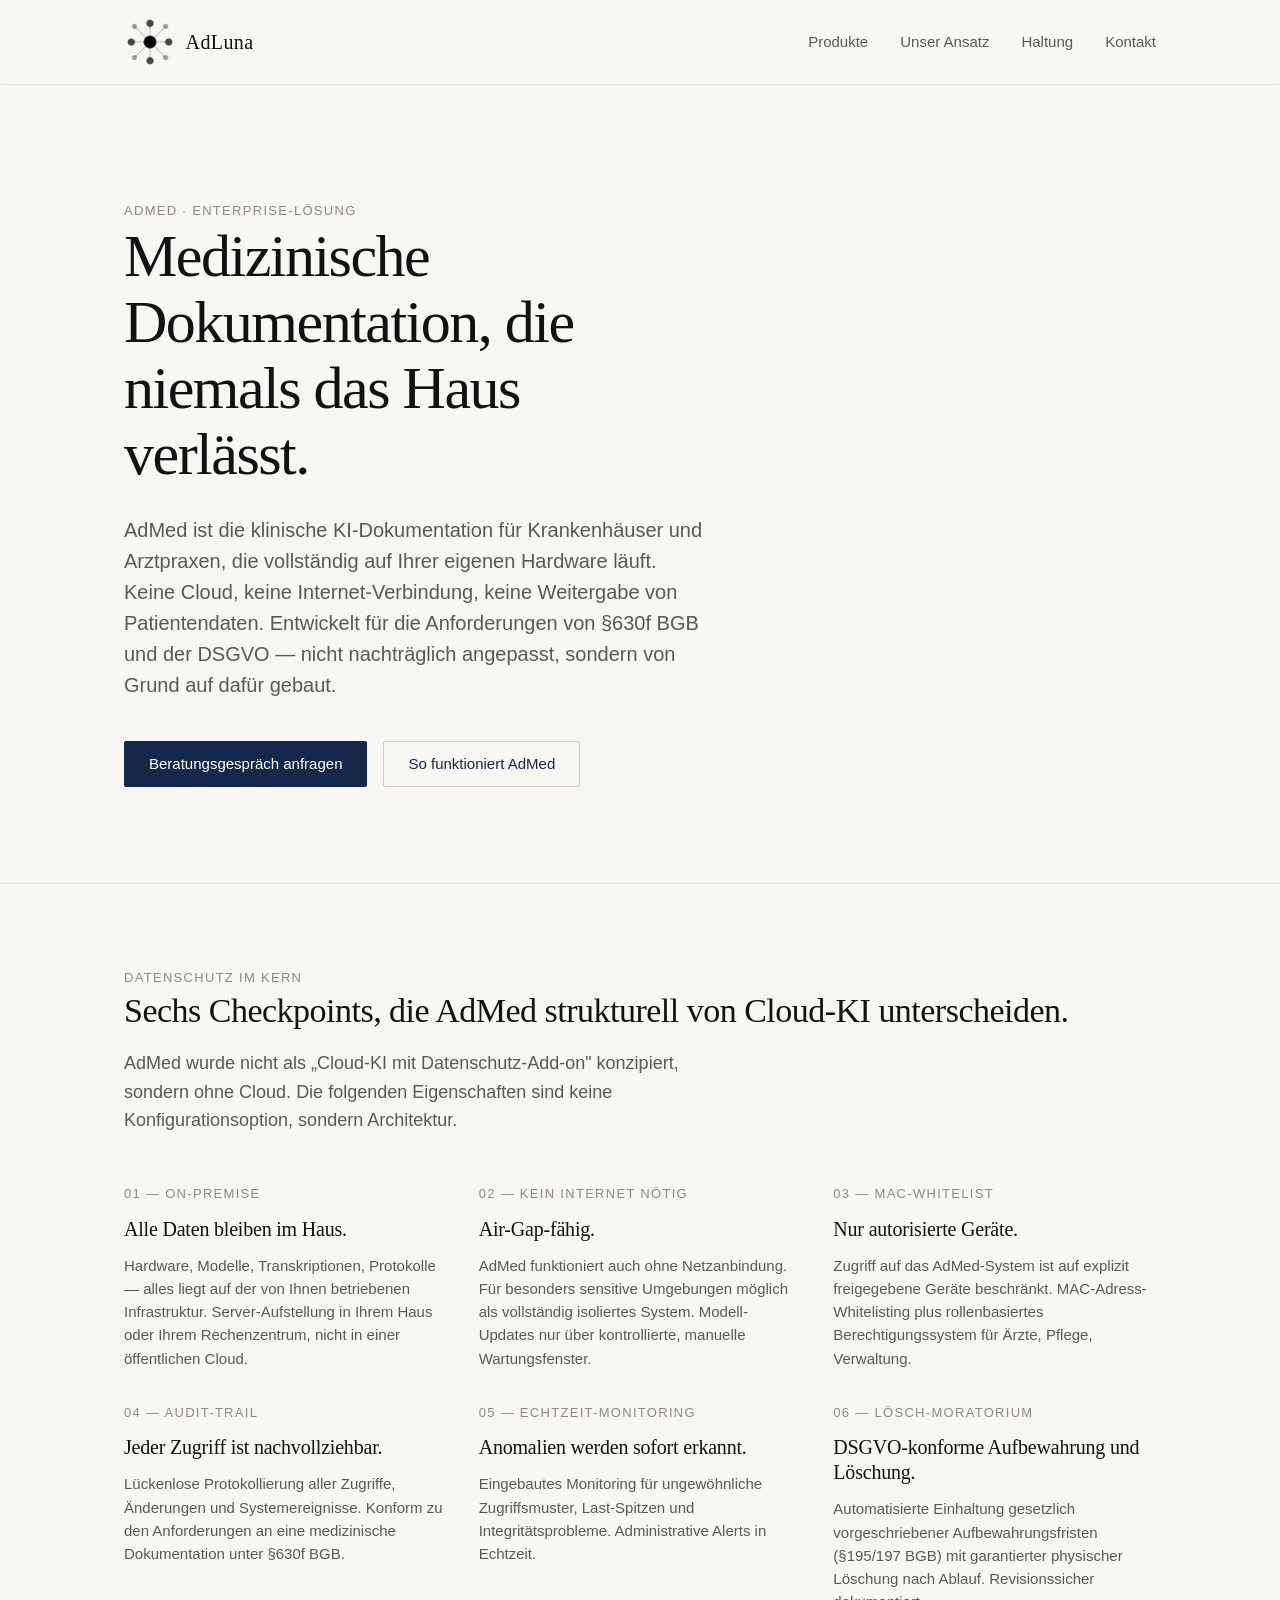
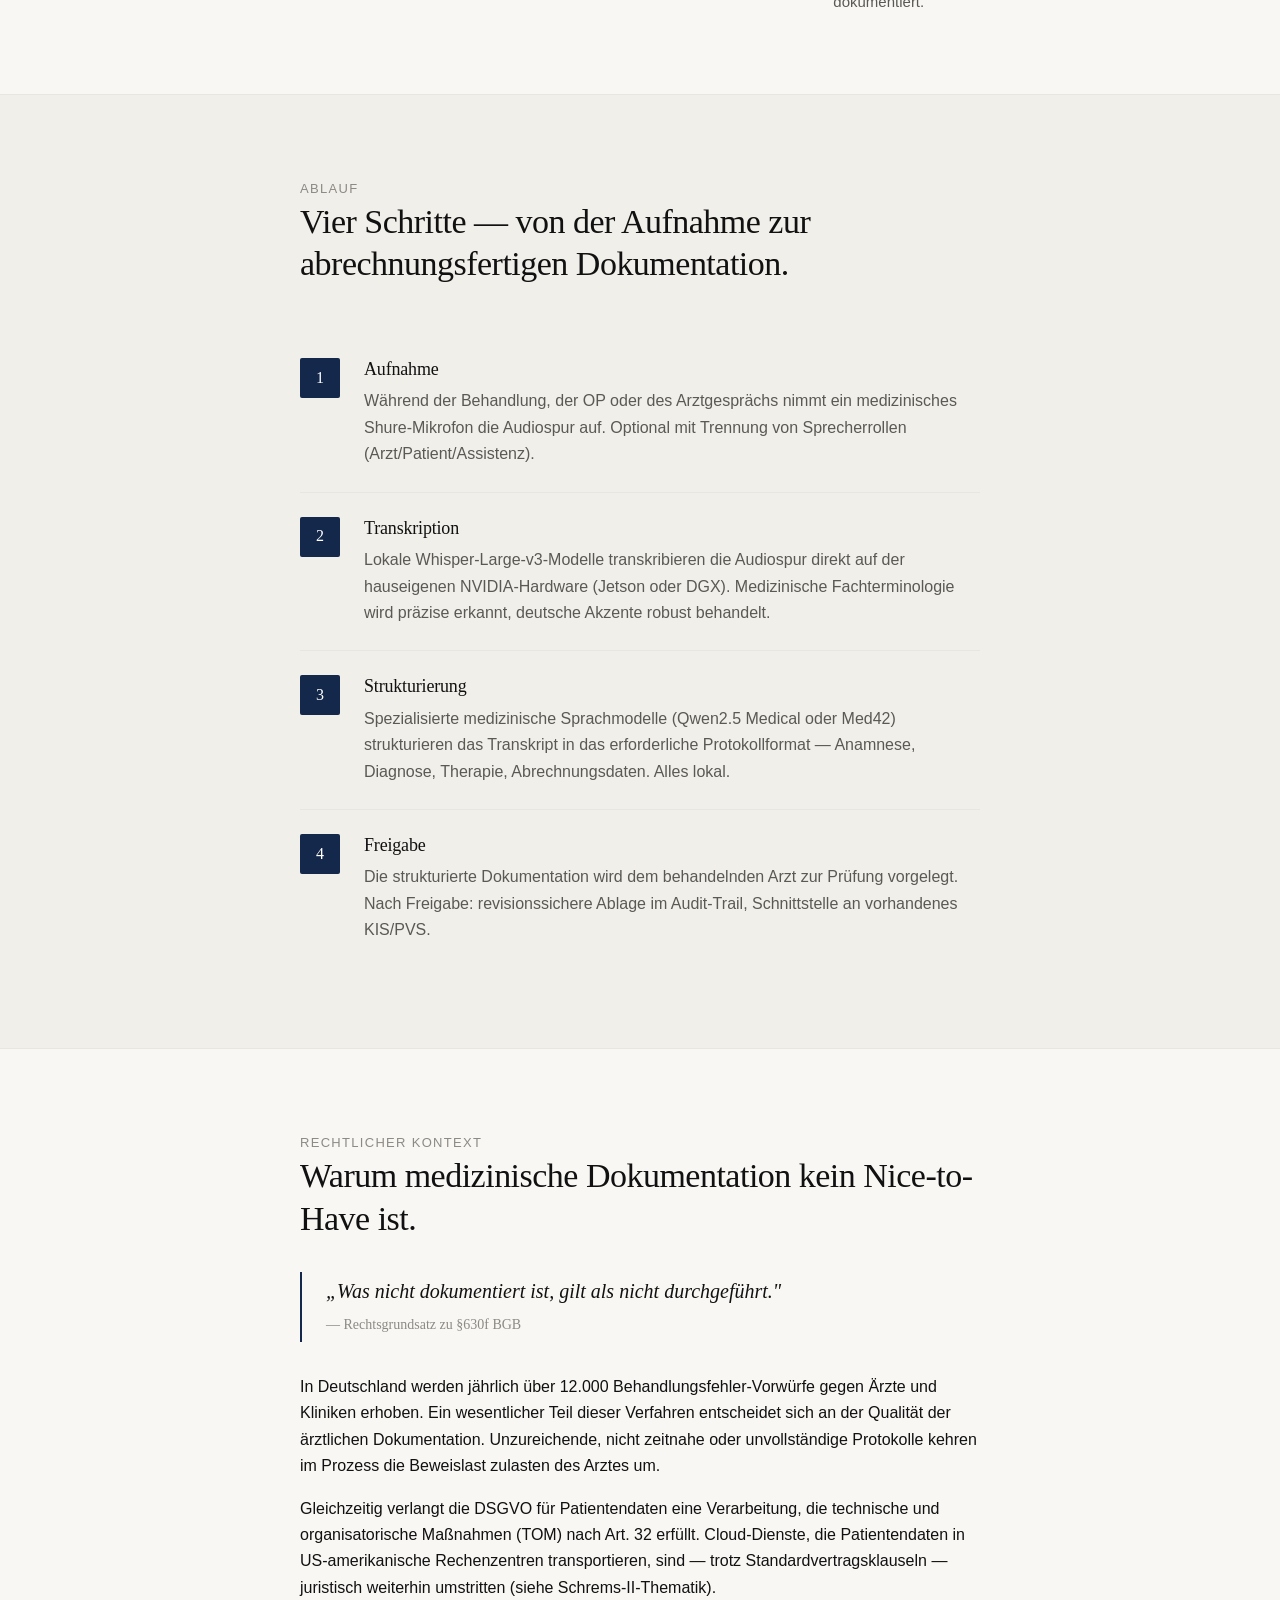
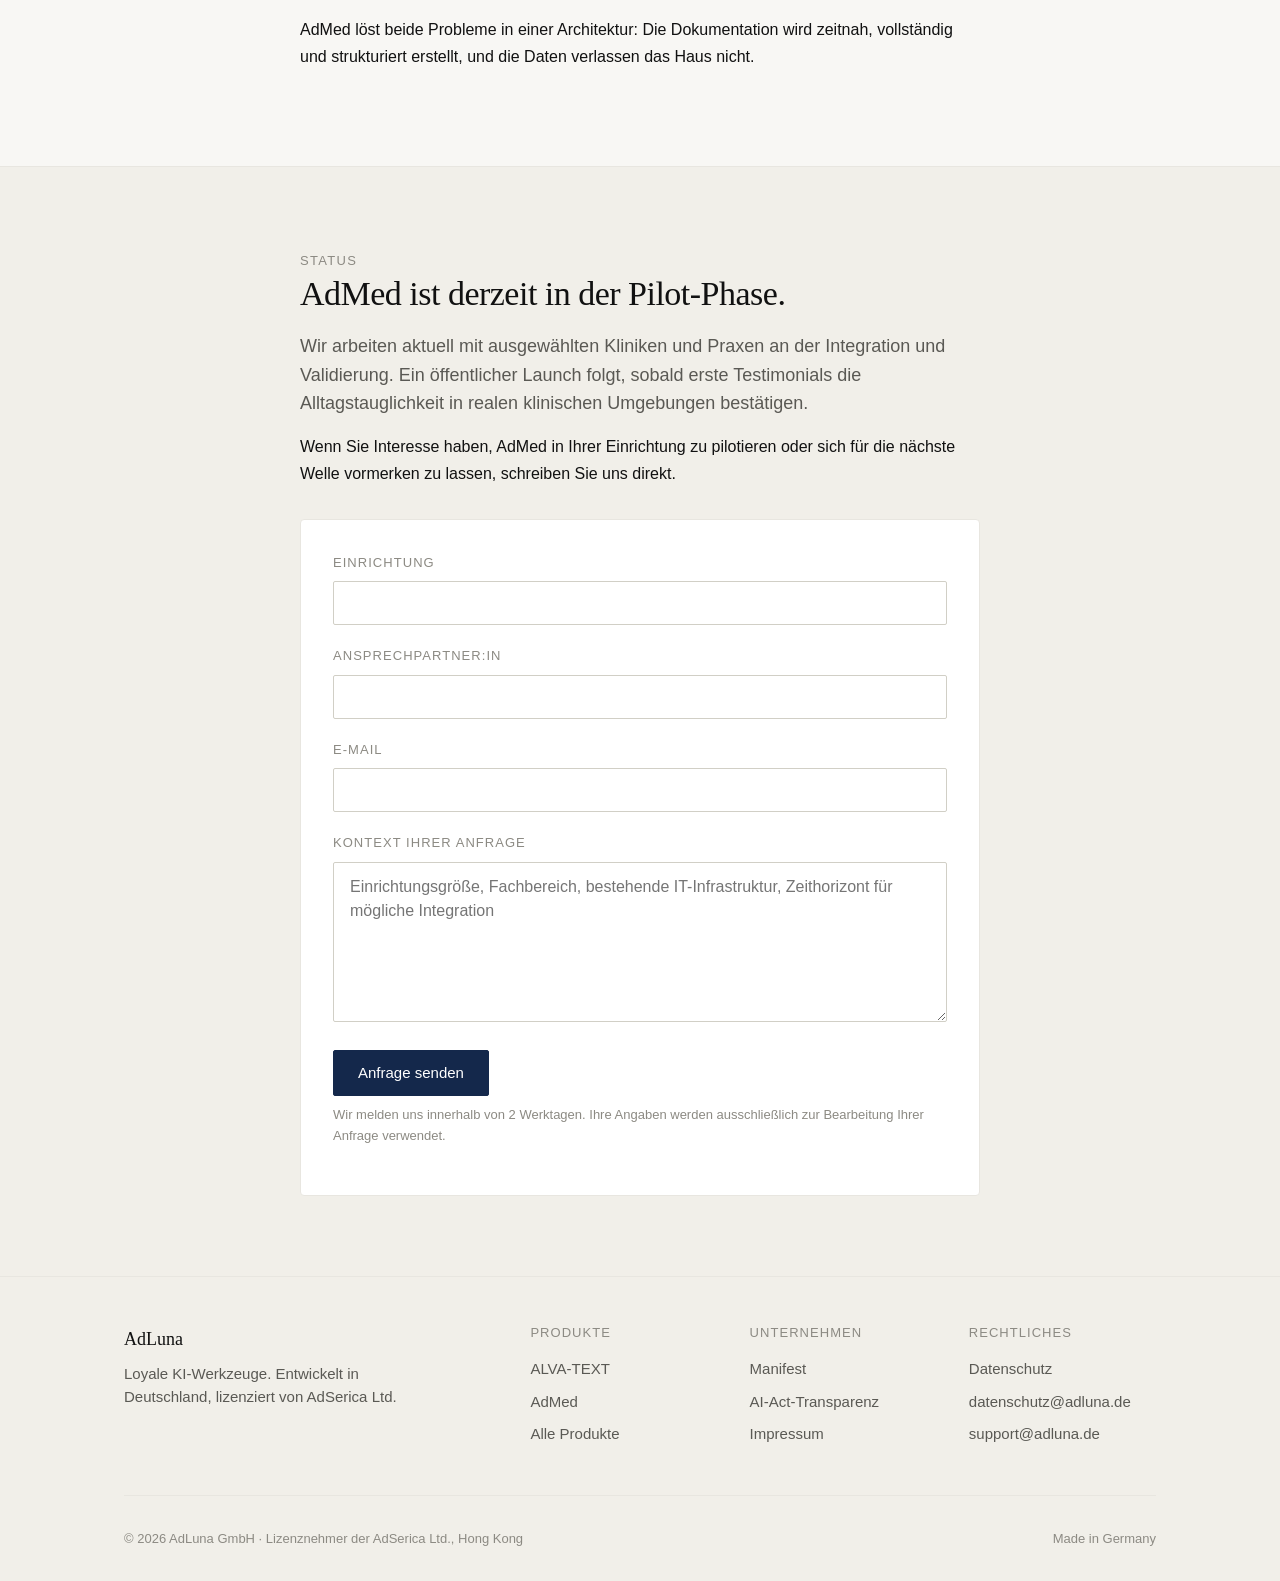
<file: web/adluna/admed.html>
<!DOCTYPE html>
<html lang="de">
<head>
    <meta charset="UTF-8">
    <meta name="viewport" content="width=device-width, initial-scale=1.0">
    <title>AdMed — Medizinische Dokumentation, die niemals das Haus verlässt.</title>
    <meta name="description" content="AdMed ist die on-premise KI-Lösung für medizinische Dokumentation in Kliniken und Arztpraxen. 100% lokale Verarbeitung, keine Cloud, voll DSGVO- und §630f-konform.">
    <link rel="stylesheet" href="styles.css">
</head>
<body>

<nav class="nav">
    <div class="nav-inner">
        <a href="index.html" class="nav-brand" style="display: inline-flex; align-items: center; gap: 0.6rem;"><img src="assets/logo/AdLuna-Logo-solo-dunkel-512.png" alt="AdLuna" width="52" height="52" style="width: 52px; height: 52px; object-fit: contain; display: block;"><span>AdLuna</span></a>
        <ul class="nav-links">
            <li><a href="index.html#produkte">Produkte</a></li>
            <li><a href="index.html#ansatz">Unser Ansatz</a></li>
            <li><a href="manifest.html">Haltung</a></li>
            <li><a href="index.html#kontakt">Kontakt</a></li>
        </ul>
    </div>
</nav>

<section class="hero">
    <div class="container">
        <span class="section-eyebrow">AdMed · Enterprise-Lösung</span>
        <h1>Medizinische Dokumentation, die niemals das Haus verlässt.</h1>
        <p class="subhead">AdMed ist die klinische KI-Dokumentation für Krankenhäuser und Arztpraxen, die vollständig auf Ihrer eigenen Hardware läuft. Keine Cloud, keine Internet-Verbindung, keine Weitergabe von Patientendaten. Entwickelt für die Anforderungen von §630f BGB und der DSGVO — nicht nachträglich angepasst, sondern von Grund auf dafür gebaut.</p>
        <div class="hero-actions">
            <a href="#kontakt" class="btn btn-primary">Beratungsgespräch anfragen</a>
            <a href="#ablauf" class="btn btn-secondary">So funktioniert AdMed</a>
        </div>
    </div>
</section>

<!-- Datenschutz-Checkpoints -->
<section>
    <div class="container">
        <span class="section-eyebrow">Datenschutz im Kern</span>
        <h2>Sechs Checkpoints, die AdMed strukturell von Cloud-KI unterscheiden.</h2>
        <p class="lead" style="max-width: 60ch;">AdMed wurde nicht als „Cloud-KI mit Datenschutz-Add-on" konzipiert, sondern ohne Cloud. Die folgenden Eigenschaften sind keine Konfigurationsoption, sondern Architektur.</p>

        <div class="pillars" style="margin-top: 3rem;">
            <div class="pillar">
                <span class="pillar-label">01 — On-Premise</span>
                <h3>Alle Daten bleiben im Haus.</h3>
                <p>Hardware, Modelle, Transkriptionen, Protokolle — alles liegt auf der von Ihnen betriebenen Infrastruktur. Server-Aufstellung in Ihrem Haus oder Ihrem Rechenzentrum, nicht in einer öffentlichen Cloud.</p>
            </div>

            <div class="pillar">
                <span class="pillar-label">02 — Kein Internet nötig</span>
                <h3>Air-Gap-fähig.</h3>
                <p>AdMed funktioniert auch ohne Netzanbindung. Für besonders sensitive Umgebungen möglich als vollständig isoliertes System. Modell-Updates nur über kontrollierte, manuelle Wartungsfenster.</p>
            </div>

            <div class="pillar">
                <span class="pillar-label">03 — MAC-Whitelist</span>
                <h3>Nur autorisierte Geräte.</h3>
                <p>Zugriff auf das AdMed-System ist auf explizit freigegebene Geräte beschränkt. MAC-Adress-Whitelisting plus rollenbasiertes Berechtigungssystem für Ärzte, Pflege, Verwaltung.</p>
            </div>

            <div class="pillar">
                <span class="pillar-label">04 — Audit-Trail</span>
                <h3>Jeder Zugriff ist nachvollziehbar.</h3>
                <p>Lückenlose Protokollierung aller Zugriffe, Änderungen und Systemereignisse. Konform zu den Anforderungen an eine medizinische Dokumentation unter §630f BGB.</p>
            </div>

            <div class="pillar">
                <span class="pillar-label">05 — Echtzeit-Monitoring</span>
                <h3>Anomalien werden sofort erkannt.</h3>
                <p>Eingebautes Monitoring für ungewöhnliche Zugriffsmuster, Last-Spitzen und Integritätsprobleme. Administrative Alerts in Echtzeit.</p>
            </div>

            <div class="pillar">
                <span class="pillar-label">06 — Lösch-Moratorium</span>
                <h3>DSGVO-konforme Aufbewahrung und Löschung.</h3>
                <p>Automatisierte Einhaltung gesetzlich vorgeschriebener Aufbewahrungsfristen (§195/197 BGB) mit garantierter physischer Löschung nach Ablauf. Revisionssicher dokumentiert.</p>
            </div>
        </div>
    </div>
</section>

<!-- Ablauf in vier Schritten -->
<section id="ablauf" class="subtle">
    <div class="container">
        <div class="container-reading" style="padding: 0;">
            <span class="section-eyebrow">Ablauf</span>
            <h2>Vier Schritte — von der Aufnahme zur abrechnungsfertigen Dokumentation.</h2>

            <div style="margin-top: 3rem;">
                <div style="display: flex; gap: 1.5rem; padding: 1.5rem 0; border-bottom: 1px solid var(--border);">
                    <div style="flex-shrink: 0; width: 40px; height: 40px; border-radius: 2px; background: var(--accent); color: #FFF; display: flex; align-items: center; justify-content: center; font-family: var(--font-serif); font-weight: 500;">1</div>
                    <div>
                        <h3 style="font-size: 1.125rem; margin-bottom: 0.5rem;">Aufnahme</h3>
                        <p style="margin-bottom: 0; color: var(--text-muted);">Während der Behandlung, der OP oder des Arztgesprächs nimmt ein medizinisches Shure-Mikrofon die Audiospur auf. Optional mit Trennung von Sprecherrollen (Arzt/Patient/Assistenz).</p>
                    </div>
                </div>
                <div style="display: flex; gap: 1.5rem; padding: 1.5rem 0; border-bottom: 1px solid var(--border);">
                    <div style="flex-shrink: 0; width: 40px; height: 40px; border-radius: 2px; background: var(--accent); color: #FFF; display: flex; align-items: center; justify-content: center; font-family: var(--font-serif); font-weight: 500;">2</div>
                    <div>
                        <h3 style="font-size: 1.125rem; margin-bottom: 0.5rem;">Transkription</h3>
                        <p style="margin-bottom: 0; color: var(--text-muted);">Lokale Whisper-Large-v3-Modelle transkribieren die Audiospur direkt auf der hauseigenen NVIDIA-Hardware (Jetson oder DGX). Medizinische Fachterminologie wird präzise erkannt, deutsche Akzente robust behandelt.</p>
                    </div>
                </div>
                <div style="display: flex; gap: 1.5rem; padding: 1.5rem 0; border-bottom: 1px solid var(--border);">
                    <div style="flex-shrink: 0; width: 40px; height: 40px; border-radius: 2px; background: var(--accent); color: #FFF; display: flex; align-items: center; justify-content: center; font-family: var(--font-serif); font-weight: 500;">3</div>
                    <div>
                        <h3 style="font-size: 1.125rem; margin-bottom: 0.5rem;">Strukturierung</h3>
                        <p style="margin-bottom: 0; color: var(--text-muted);">Spezialisierte medizinische Sprachmodelle (Qwen2.5 Medical oder Med42) strukturieren das Transkript in das erforderliche Protokollformat — Anamnese, Diagnose, Therapie, Abrechnungsdaten. Alles lokal.</p>
                    </div>
                </div>
                <div style="display: flex; gap: 1.5rem; padding: 1.5rem 0;">
                    <div style="flex-shrink: 0; width: 40px; height: 40px; border-radius: 2px; background: var(--accent); color: #FFF; display: flex; align-items: center; justify-content: center; font-family: var(--font-serif); font-weight: 500;">4</div>
                    <div>
                        <h3 style="font-size: 1.125rem; margin-bottom: 0.5rem;">Freigabe</h3>
                        <p style="margin-bottom: 0; color: var(--text-muted);">Die strukturierte Dokumentation wird dem behandelnden Arzt zur Prüfung vorgelegt. Nach Freigabe: revisionssichere Ablage im Audit-Trail, Schnittstelle an vorhandenes KIS/PVS.</p>
                    </div>
                </div>
            </div>
        </div>
    </div>
</section>

<!-- Rechtlicher Kontext -->
<section>
    <div class="container">
        <div class="container-reading" style="padding: 0;">
            <span class="section-eyebrow">Rechtlicher Kontext</span>
            <h2>Warum medizinische Dokumentation kein Nice-to-Have ist.</h2>

            <blockquote style="margin-top: 2rem;">
                „Was nicht dokumentiert ist, gilt als nicht durchgeführt."<br>
                <small style="font-size: 0.875rem; color: var(--text-subtle); font-style: normal;">— Rechtsgrundsatz zu §630f BGB</small>
            </blockquote>

            <p>In Deutschland werden jährlich über 12.000 Behandlungsfehler-Vorwürfe gegen Ärzte und Kliniken erhoben. Ein wesentlicher Teil dieser Verfahren entscheidet sich an der Qualität der ärztlichen Dokumentation. Unzureichende, nicht zeitnahe oder unvollständige Protokolle kehren im Prozess die Beweislast zulasten des Arztes um.</p>

            <p>Gleichzeitig verlangt die DSGVO für Patientendaten eine Verarbeitung, die technische und organisatorische Maßnahmen (TOM) nach Art. 32 erfüllt. Cloud-Dienste, die Patientendaten in US-amerikanische Rechenzentren transportieren, sind — trotz Standardvertragsklauseln — juristisch weiterhin umstritten (siehe Schrems-II-Thematik).</p>

            <p>AdMed löst beide Probleme in einer Architektur: Die Dokumentation wird zeitnah, vollständig und strukturiert erstellt, und die Daten verlassen das Haus nicht.</p>
        </div>
    </div>
</section>

<!-- Status & Kontakt -->
<section id="kontakt" class="subtle">
    <div class="container">
        <div class="container-reading" style="padding: 0;">
            <span class="section-eyebrow">Status</span>
            <h2>AdMed ist derzeit in der Pilot-Phase.</h2>
            <p class="lead">Wir arbeiten aktuell mit ausgewählten Kliniken und Praxen an der Integration und Validierung. Ein öffentlicher Launch folgt, sobald erste Testimonials die Alltagstauglichkeit in realen klinischen Umgebungen bestätigen.</p>

            <p>Wenn Sie Interesse haben, AdMed in Ihrer Einrichtung zu pilotieren oder sich für die nächste Welle vormerken zu lassen, schreiben Sie uns direkt.</p>

            <div style="background: var(--bg-card); border: 1px solid var(--border); border-radius: 4px; padding: 2rem; margin-top: 2rem;">
                <form method="POST" action="#">
                    <div class="form-group">
                        <label for="institution">Einrichtung</label>
                        <input type="text" id="institution" name="institution" required>
                    </div>
                    <div class="form-group">
                        <label for="contact-name">Ansprechpartner:in</label>
                        <input type="text" id="contact-name" name="contact-name" required>
                    </div>
                    <div class="form-group">
                        <label for="contact-email">E-Mail</label>
                        <input type="email" id="contact-email" name="contact-email" required>
                    </div>
                    <div class="form-group">
                        <label for="context">Kontext Ihrer Anfrage</label>
                        <textarea id="context" name="context" placeholder="Einrichtungsgröße, Fachbereich, bestehende IT-Infrastruktur, Zeithorizont für mögliche Integration" required></textarea>
                    </div>
                    <button type="submit" class="btn btn-primary">Anfrage senden</button>
                    <p class="form-note">Wir melden uns innerhalb von 2 Werktagen. Ihre Angaben werden ausschließlich zur Bearbeitung Ihrer Anfrage verwendet.</p>
                </form>
            </div>
        </div>
    </div>
</section>

<footer class="footer">
    <div class="container">
        <div class="footer-cols">
            <div class="footer-col">
                <div class="footer-brand">AdLuna</div>
                <p class="footer-tagline">Loyale KI-Werkzeuge. Entwickelt in Deutschland, lizenziert von AdSerica Ltd.</p>
            </div>
            <div class="footer-col">
                <h4>Produkte</h4>
                <ul>
                    <li><a href="alva-text.html">ALVA-TEXT</a></li>
                    <li><a href="admed.html">AdMed</a></li>
                    <li><a href="index.html#produkte">Alle Produkte</a></li>
                </ul>
            </div>
            <div class="footer-col">
                <h4>Unternehmen</h4>
                <ul>
                    <li><a href="manifest.html">Manifest</a></li>
                    <li><a href="ai-act.html">AI-Act-Transparenz</a></li>
                    <li><a href="impressum.html">Impressum</a></li>
                </ul>
            </div>
            <div class="footer-col">
                <h4>Rechtliches</h4>
                <ul>
                    <li><a href="datenschutz.html">Datenschutz</a></li>
                    <li><a href="mailto:datenschutz@adluna.de">datenschutz@adluna.de</a></li>
                    <li><a href="mailto:support@adluna.de">support@adluna.de</a></li>
                </ul>
            </div>
        </div>
        <div class="footer-bottom">
            <div>© 2026 AdLuna GmbH · Lizenznehmer der AdSerica Ltd., Hong Kong</div>
            <div>Made in Germany</div>
        </div>
    </div>
</footer>

</body>
</html>
</file>
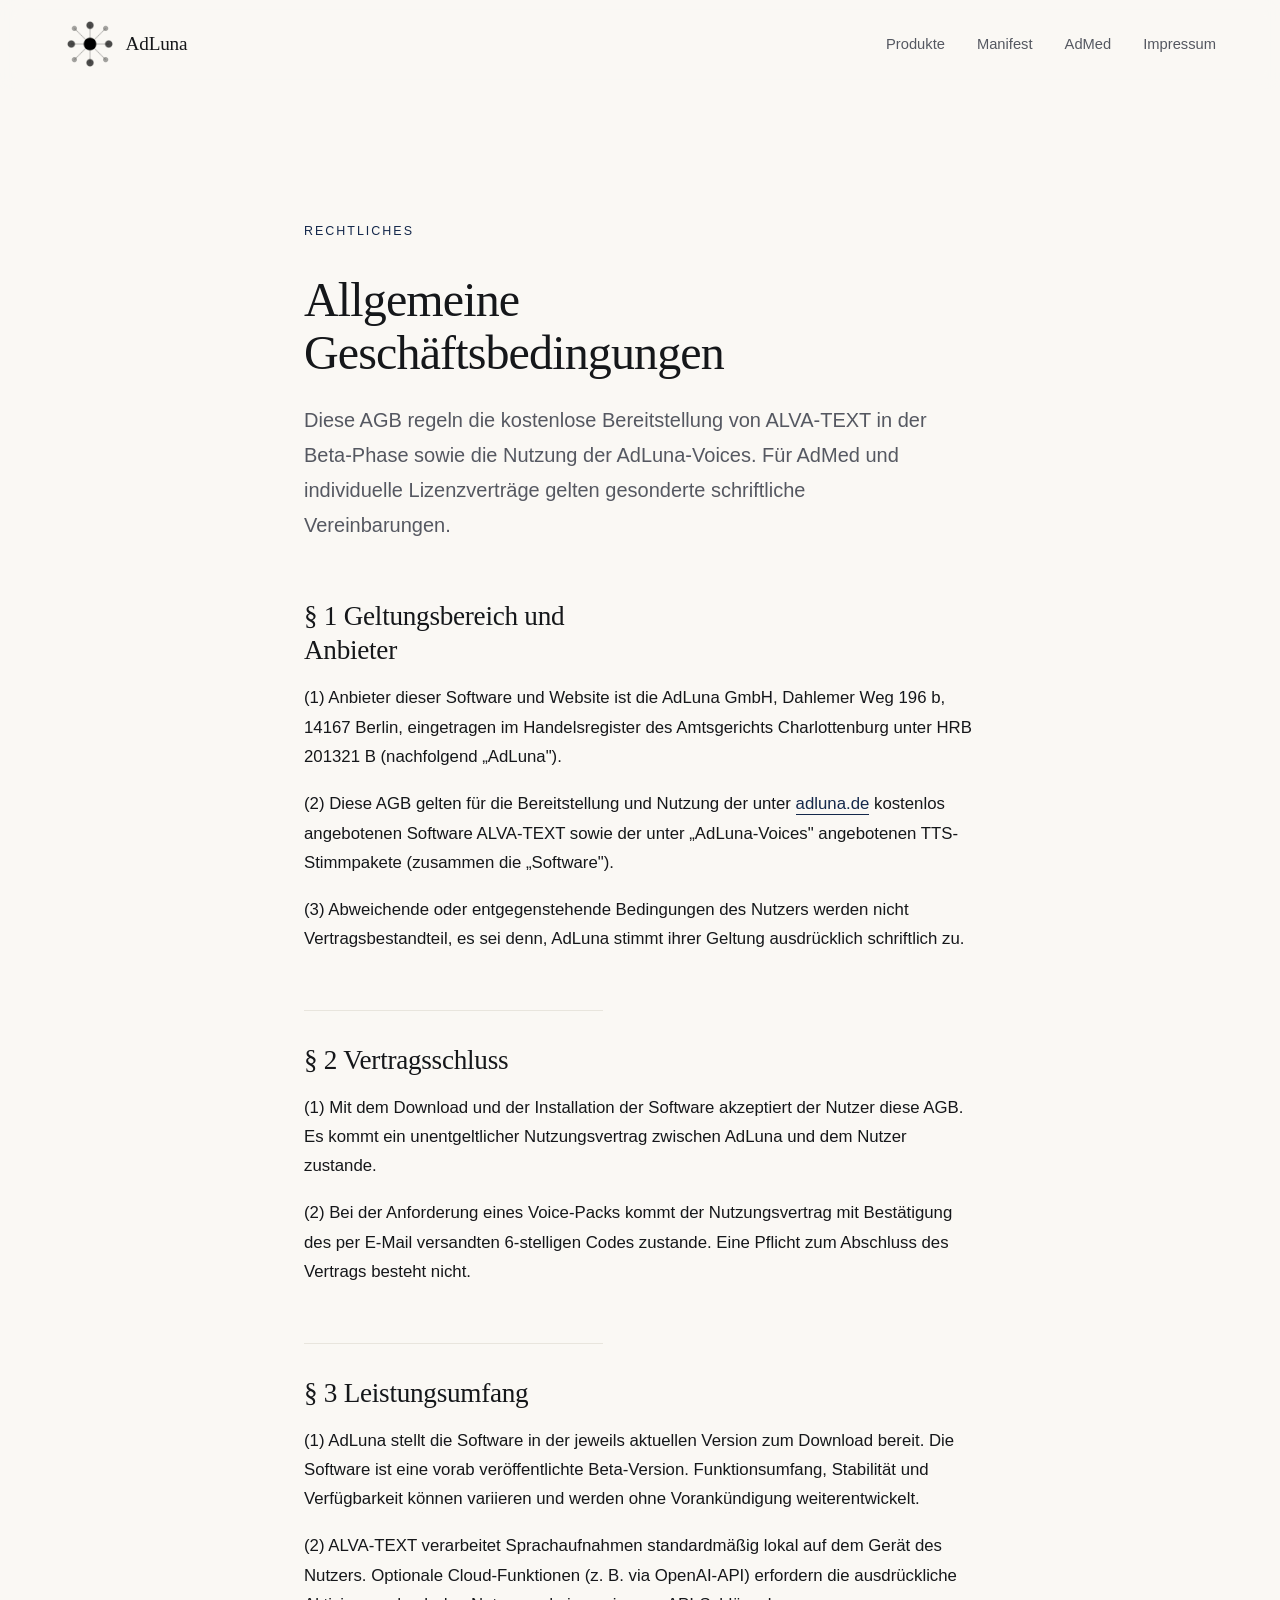
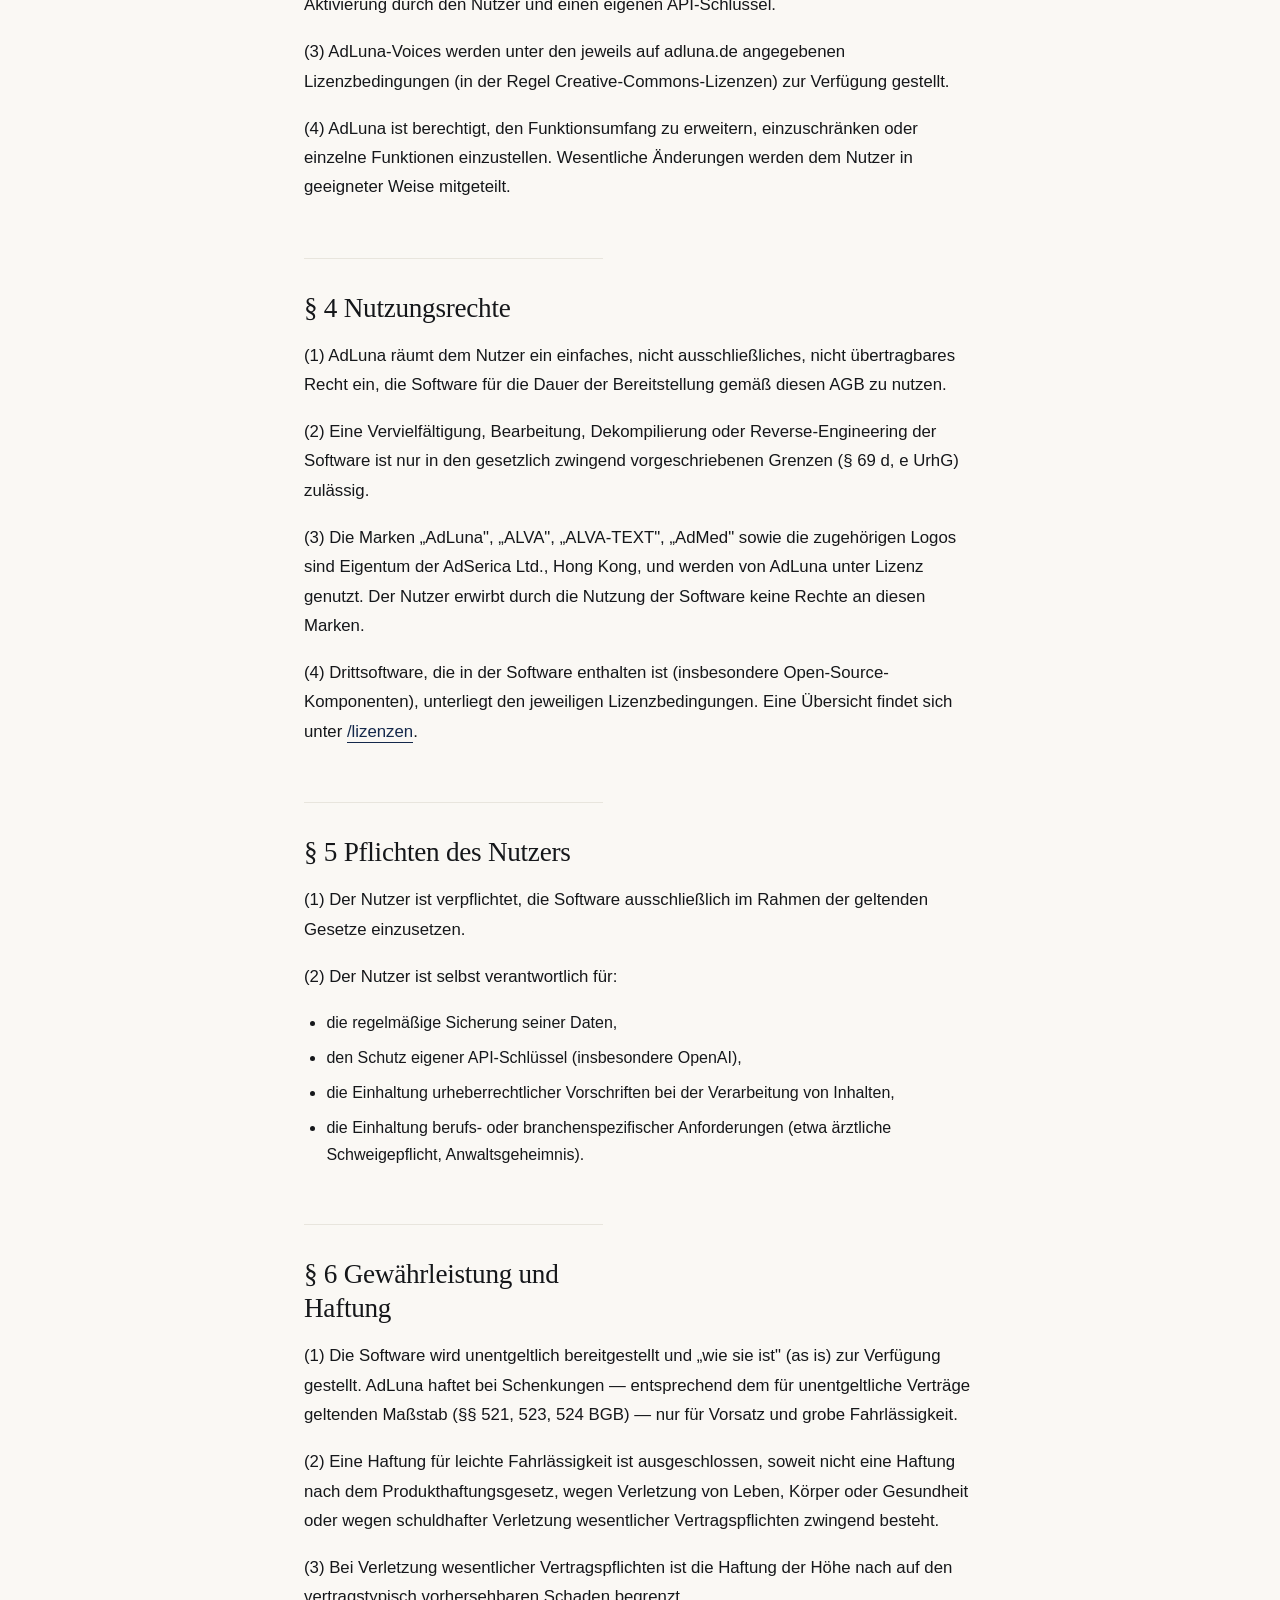
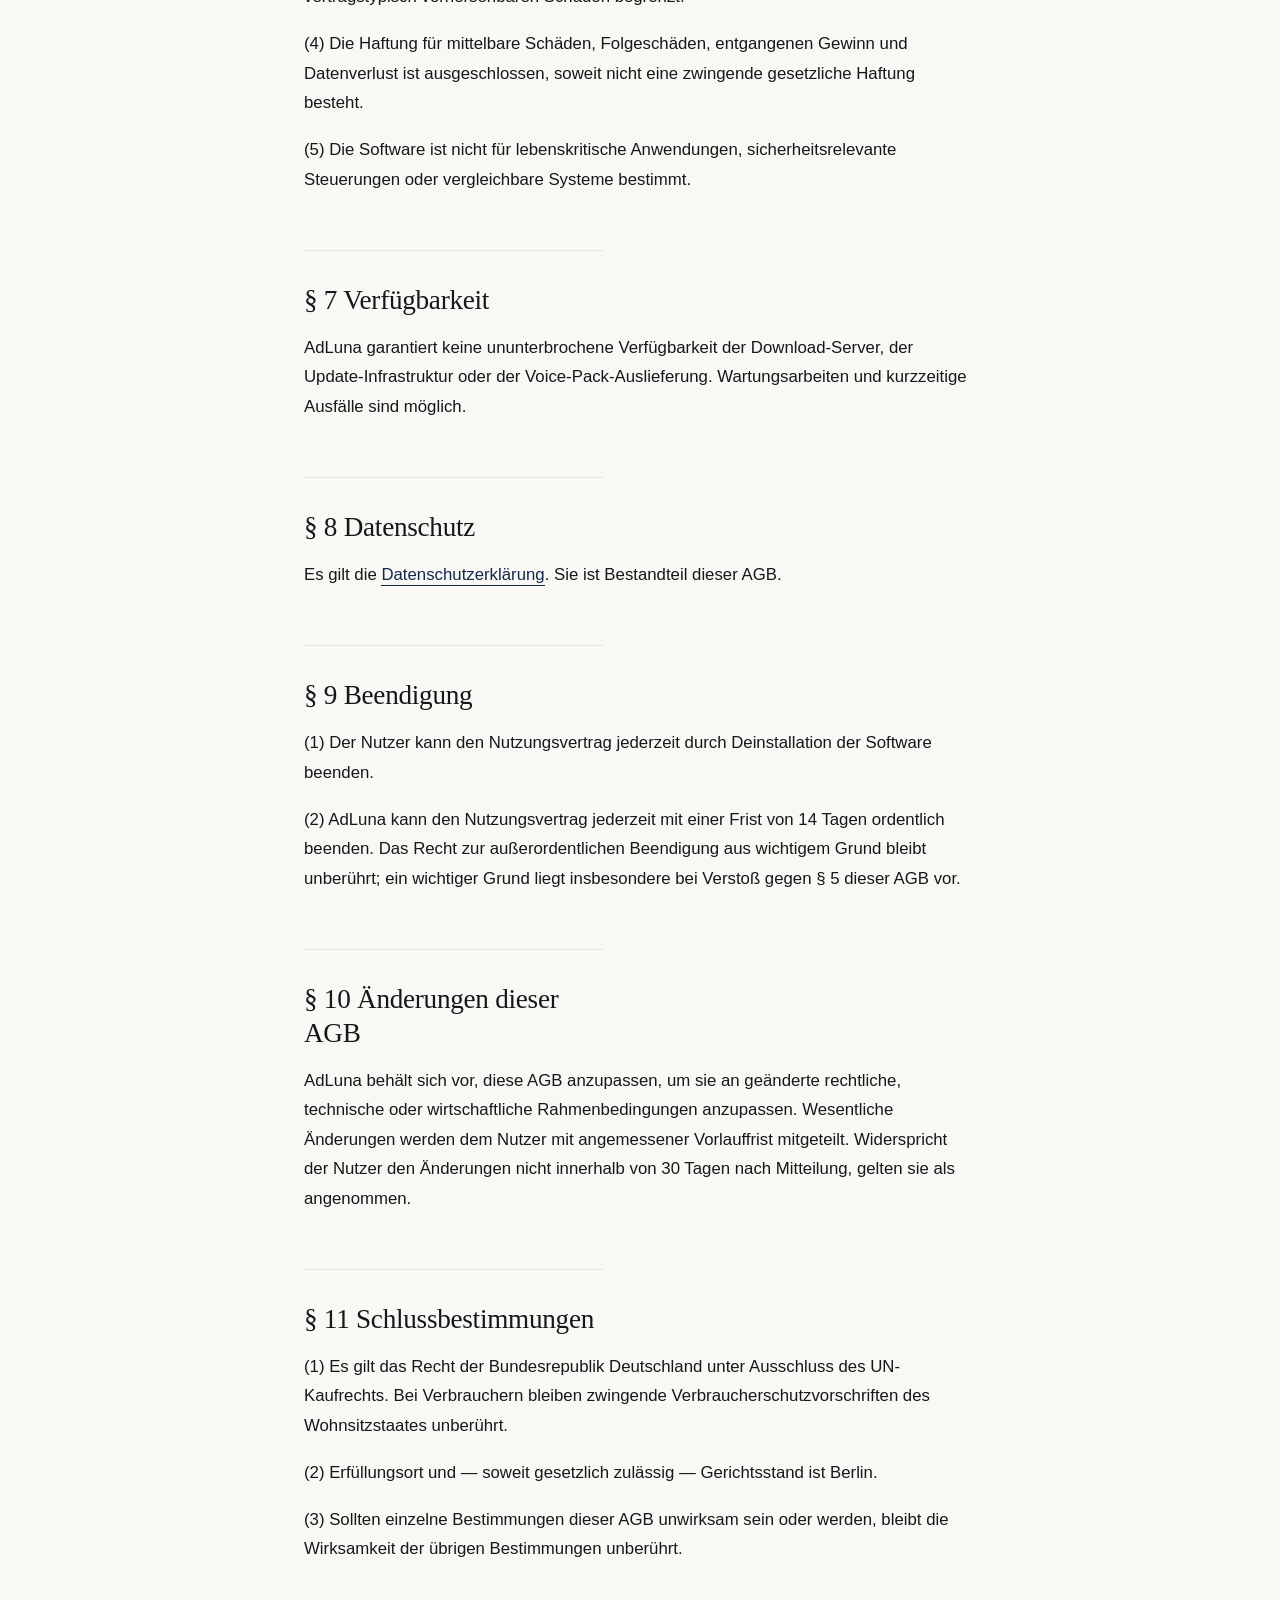
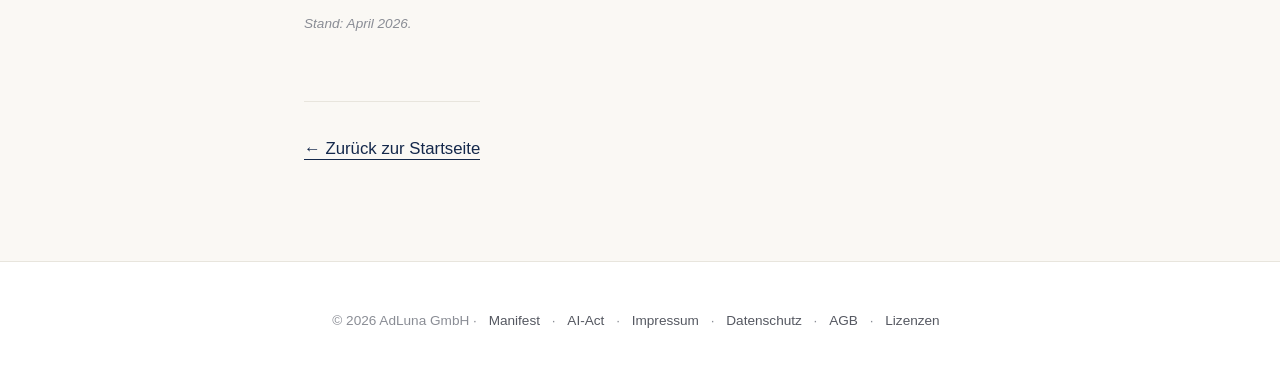
<file: web/adluna/agb.html>
<!DOCTYPE html>
<html lang="de">
<head>
    <meta charset="UTF-8">
    <meta name="viewport" content="width=device-width, initial-scale=1.0">
    <title>Allgemeine Geschäftsbedingungen — AdLuna</title>
    <meta name="description" content="AGB der AdLuna GmbH für die kostenlose Nutzung von ALVA-TEXT in der Beta-Phase und für AdLuna-Voices.">
    <link rel="stylesheet" href="styles.css">
    <link rel="stylesheet" href="styles-v3.css">
</head>
<body>

<nav class="v3-nav" id="v3-nav">
    <div class="v3-nav-inner">
        <a href="index.html" class="v3-nav-brand">
            <img class="v3-logo-mark" src="assets/logo/AdLuna-Logo-solo-dunkel-512.png" alt="AdLuna" width="52" height="52">
            <span>AdLuna</span>
        </a>
        <ul class="v3-nav-links">
            <li><a href="produkte.html">Produkte</a></li>
            <li><a href="manifest.html">Manifest</a></li>
            <li><a href="admed.html">AdMed</a></li>
            <li><a href="impressum.html">Impressum</a></li>
        </ul>
    </div>
</nav>

<article class="v3-article">
    <div class="v3-reading">
        <span class="v3-eyebrow v3-eyebrow-accent">Rechtliches</span>
        <h1 class="v3">Allgemeine Geschäftsbedingungen</h1>
        <p class="v3-lead">Diese AGB regeln die kostenlose Bereitstellung von ALVA-TEXT in der Beta-Phase sowie die Nutzung der AdLuna-Voices. Für AdMed und individuelle Lizenzverträge gelten gesonderte schriftliche Vereinbarungen.</p>

        <h2 class="v3">§ 1 Geltungsbereich und Anbieter</h2>
        <p>(1) Anbieter dieser Software und Website ist die AdLuna GmbH, Dahlemer Weg 196 b, 14167 Berlin, eingetragen im Handelsregister des Amtsgerichts Charlottenburg unter HRB 201321 B (nachfolgend „AdLuna").</p>
        <p>(2) Diese AGB gelten für die Bereitstellung und Nutzung der unter <a href="https://adluna.de">adluna.de</a> kostenlos angebotenen Software ALVA-TEXT sowie der unter „AdLuna-Voices" angebotenen TTS-Stimmpakete (zusammen die „Software").</p>
        <p>(3) Abweichende oder entgegenstehende Bedingungen des Nutzers werden nicht Vertragsbestandteil, es sei denn, AdLuna stimmt ihrer Geltung ausdrücklich schriftlich zu.</p>

        <h2 class="v3">§ 2 Vertragsschluss</h2>
        <p>(1) Mit dem Download und der Installation der Software akzeptiert der Nutzer diese AGB. Es kommt ein unentgeltlicher Nutzungsvertrag zwischen AdLuna und dem Nutzer zustande.</p>
        <p>(2) Bei der Anforderung eines Voice-Packs kommt der Nutzungsvertrag mit Bestätigung des per E-Mail versandten 6-stelligen Codes zustande. Eine Pflicht zum Abschluss des Vertrags besteht nicht.</p>

        <h2 class="v3">§ 3 Leistungsumfang</h2>
        <p>(1) AdLuna stellt die Software in der jeweils aktuellen Version zum Download bereit. Die Software ist eine vorab veröffentlichte Beta-Version. Funktionsumfang, Stabilität und Verfügbarkeit können variieren und werden ohne Vorankündigung weiterentwickelt.</p>
        <p>(2) ALVA-TEXT verarbeitet Sprachaufnahmen standardmäßig lokal auf dem Gerät des Nutzers. Optionale Cloud-Funktionen (z. B. via OpenAI-API) erfordern die ausdrückliche Aktivierung durch den Nutzer und einen eigenen API-Schlüssel.</p>
        <p>(3) AdLuna-Voices werden unter den jeweils auf adluna.de angegebenen Lizenzbedingungen (in der Regel Creative-Commons-Lizenzen) zur Verfügung gestellt.</p>
        <p>(4) AdLuna ist berechtigt, den Funktionsumfang zu erweitern, einzuschränken oder einzelne Funktionen einzustellen. Wesentliche Änderungen werden dem Nutzer in geeigneter Weise mitgeteilt.</p>

        <h2 class="v3">§ 4 Nutzungsrechte</h2>
        <p>(1) AdLuna räumt dem Nutzer ein einfaches, nicht ausschließliches, nicht übertragbares Recht ein, die Software für die Dauer der Bereitstellung gemäß diesen AGB zu nutzen.</p>
        <p>(2) Eine Vervielfältigung, Bearbeitung, Dekompilierung oder Reverse-Engineering der Software ist nur in den gesetzlich zwingend vorgeschriebenen Grenzen (§ 69 d, e UrhG) zulässig.</p>
        <p>(3) Die Marken „AdLuna", „ALVA", „ALVA-TEXT", „AdMed" sowie die zugehörigen Logos sind Eigentum der AdSerica Ltd., Hong Kong, und werden von AdLuna unter Lizenz genutzt. Der Nutzer erwirbt durch die Nutzung der Software keine Rechte an diesen Marken.</p>
        <p>(4) Drittsoftware, die in der Software enthalten ist (insbesondere Open-Source-Komponenten), unterliegt den jeweiligen Lizenzbedingungen. Eine Übersicht findet sich unter <a href="lizenzen.html">/lizenzen</a>.</p>

        <h2 class="v3">§ 5 Pflichten des Nutzers</h2>
        <p>(1) Der Nutzer ist verpflichtet, die Software ausschließlich im Rahmen der geltenden Gesetze einzusetzen.</p>
        <p>(2) Der Nutzer ist selbst verantwortlich für:</p>
        <ul>
            <li>die regelmäßige Sicherung seiner Daten,</li>
            <li>den Schutz eigener API-Schlüssel (insbesondere OpenAI),</li>
            <li>die Einhaltung urheberrechtlicher Vorschriften bei der Verarbeitung von Inhalten,</li>
            <li>die Einhaltung berufs- oder branchenspezifischer Anforderungen (etwa ärztliche Schweigepflicht, Anwaltsgeheimnis).</li>
        </ul>

        <h2 class="v3">§ 6 Gewährleistung und Haftung</h2>
        <p>(1) Die Software wird unentgeltlich bereitgestellt und „wie sie ist" (as is) zur Verfügung gestellt. AdLuna haftet bei Schenkungen — entsprechend dem für unentgeltliche Verträge geltenden Maßstab (§§ 521, 523, 524 BGB) — nur für Vorsatz und grobe Fahrlässigkeit.</p>
        <p>(2) Eine Haftung für leichte Fahrlässigkeit ist ausgeschlossen, soweit nicht eine Haftung nach dem Produkthaftungsgesetz, wegen Verletzung von Leben, Körper oder Gesundheit oder wegen schuldhafter Verletzung wesentlicher Vertragspflichten zwingend besteht.</p>
        <p>(3) Bei Verletzung wesentlicher Vertragspflichten ist die Haftung der Höhe nach auf den vertragstypisch vorhersehbaren Schaden begrenzt.</p>
        <p>(4) Die Haftung für mittelbare Schäden, Folgeschäden, entgangenen Gewinn und Datenverlust ist ausgeschlossen, soweit nicht eine zwingende gesetzliche Haftung besteht.</p>
        <p>(5) Die Software ist nicht für lebenskritische Anwendungen, sicherheitsrelevante Steuerungen oder vergleichbare Systeme bestimmt.</p>

        <h2 class="v3">§ 7 Verfügbarkeit</h2>
        <p>AdLuna garantiert keine ununterbrochene Verfügbarkeit der Download-Server, der Update-Infrastruktur oder der Voice-Pack-Auslieferung. Wartungsarbeiten und kurzzeitige Ausfälle sind möglich.</p>

        <h2 class="v3">§ 8 Datenschutz</h2>
        <p>Es gilt die <a href="datenschutz.html">Datenschutzerklärung</a>. Sie ist Bestandteil dieser AGB.</p>

        <h2 class="v3">§ 9 Beendigung</h2>
        <p>(1) Der Nutzer kann den Nutzungsvertrag jederzeit durch Deinstallation der Software beenden.</p>
        <p>(2) AdLuna kann den Nutzungsvertrag jederzeit mit einer Frist von 14 Tagen ordentlich beenden. Das Recht zur außerordentlichen Beendigung aus wichtigem Grund bleibt unberührt; ein wichtiger Grund liegt insbesondere bei Verstoß gegen § 5 dieser AGB vor.</p>

        <h2 class="v3">§ 10 Änderungen dieser AGB</h2>
        <p>AdLuna behält sich vor, diese AGB anzupassen, um sie an geänderte rechtliche, technische oder wirtschaftliche Rahmenbedingungen anzupassen. Wesentliche Änderungen werden dem Nutzer mit angemessener Vorlauffrist mitgeteilt. Widerspricht der Nutzer den Änderungen nicht innerhalb von 30 Tagen nach Mitteilung, gelten sie als angenommen.</p>

        <h2 class="v3">§ 11 Schlussbestimmungen</h2>
        <p>(1) Es gilt das Recht der Bundesrepublik Deutschland unter Ausschluss des UN-Kaufrechts. Bei Verbrauchern bleiben zwingende Verbraucherschutzvorschriften des Wohnsitzstaates unberührt.</p>
        <p>(2) Erfüllungsort und — soweit gesetzlich zulässig — Gerichtsstand ist Berlin.</p>
        <p>(3) Sollten einzelne Bestimmungen dieser AGB unwirksam sein oder werden, bleibt die Wirksamkeit der übrigen Bestimmungen unberührt.</p>

        <p class="v3-stand">Stand: April 2026.</p>

        <p class="v3-back"><a href="index.html">← Zurück zur Startseite</a></p>
    </div>
</article>

<footer class="v3-footer">
    <div class="v3-container">
        <p>
            © 2026 AdLuna GmbH ·
            <a href="manifest.html">Manifest</a> ·
            <a href="ai-act.html">AI-Act</a> ·
            <a href="impressum.html">Impressum</a> ·
            <a href="datenschutz.html">Datenschutz</a> ·
            <a href="agb.html">AGB</a> ·
            <a href="lizenzen.html">Lizenzen</a>
        </p>
    </div>
</footer>

</body>
</html>
</file>
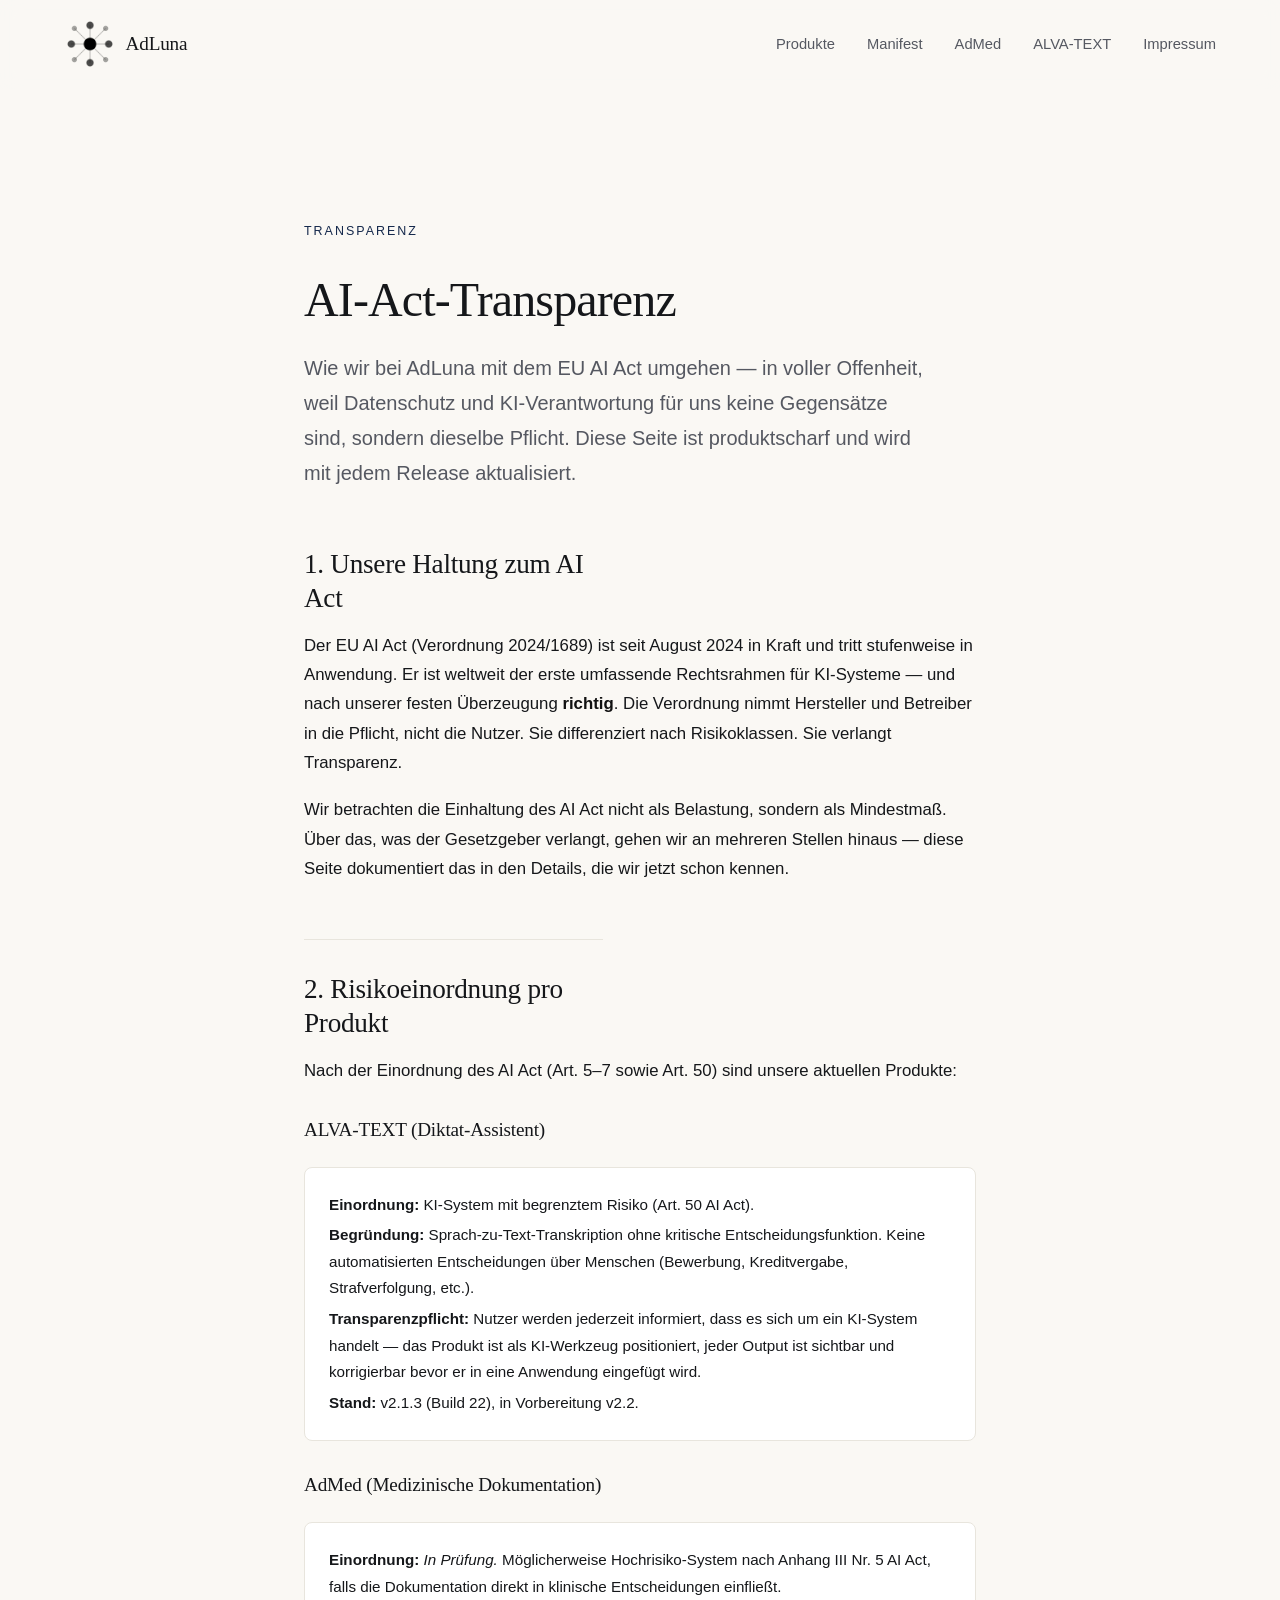
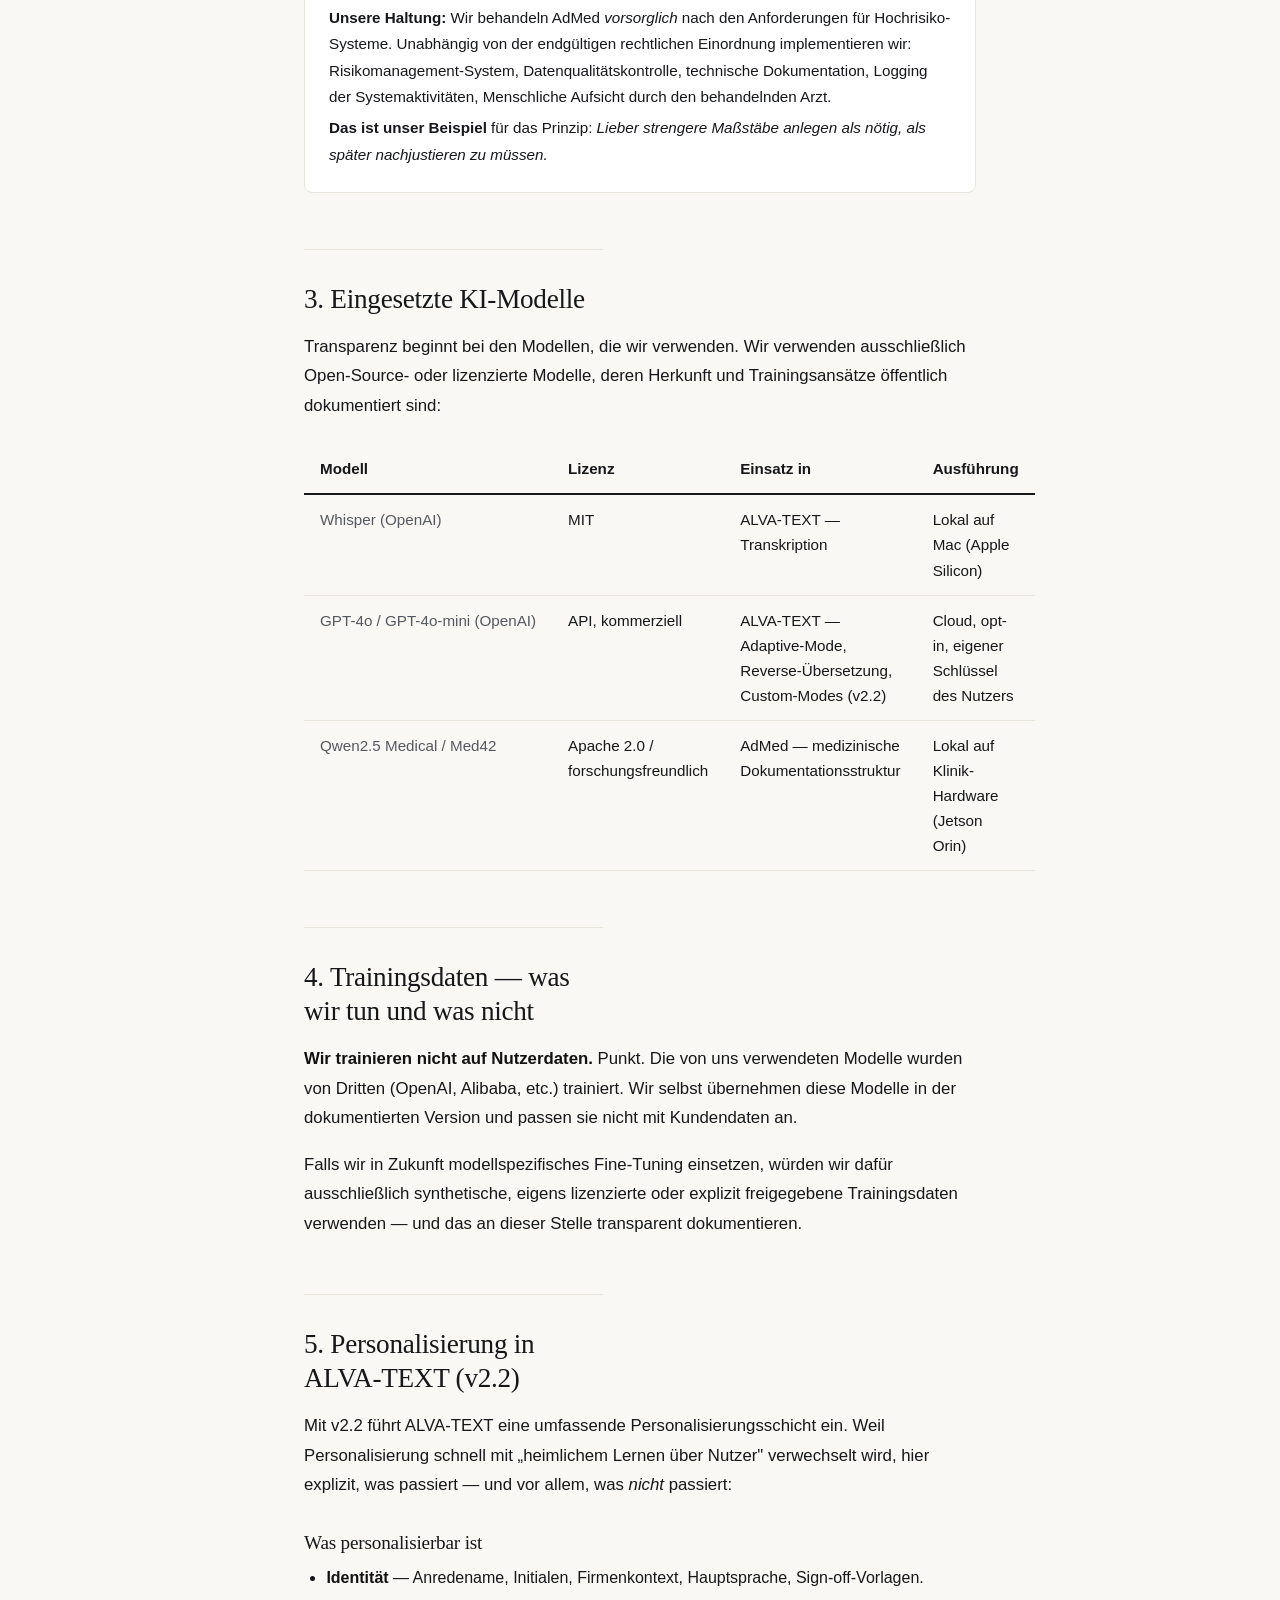
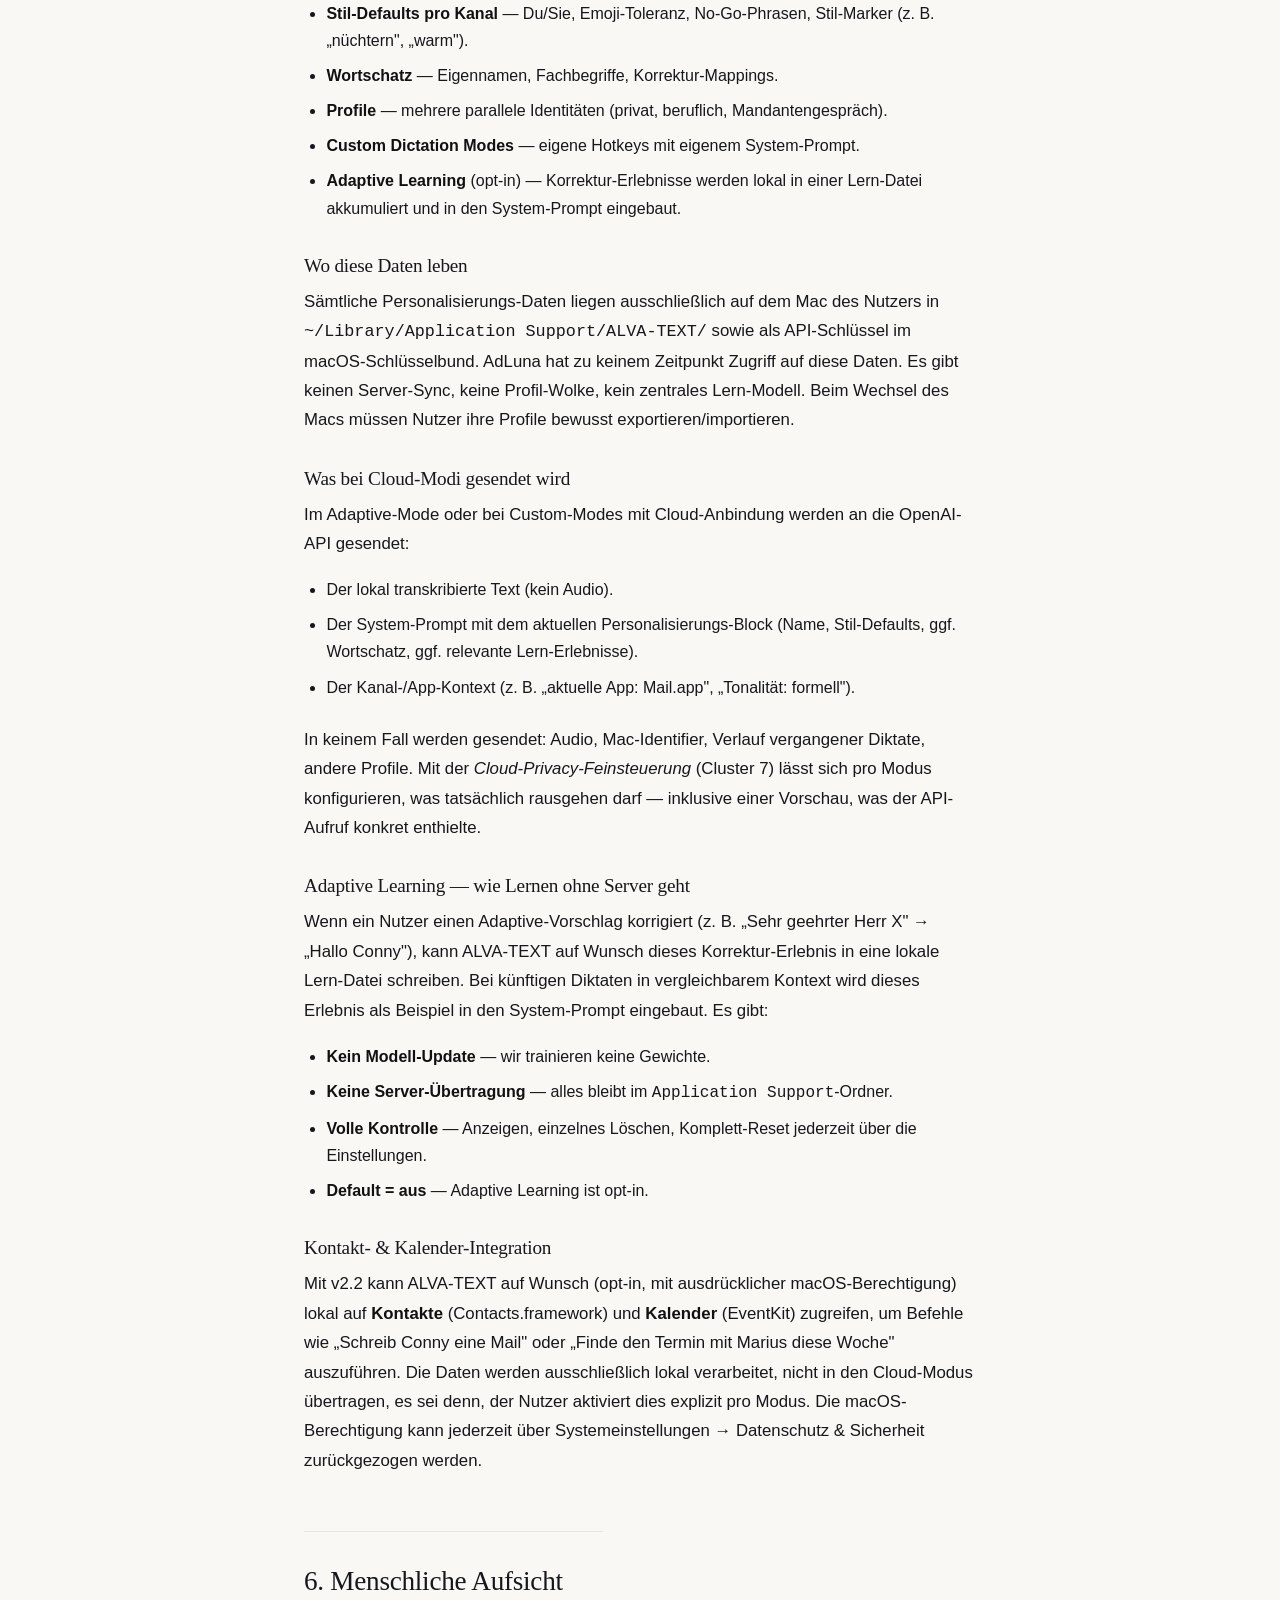
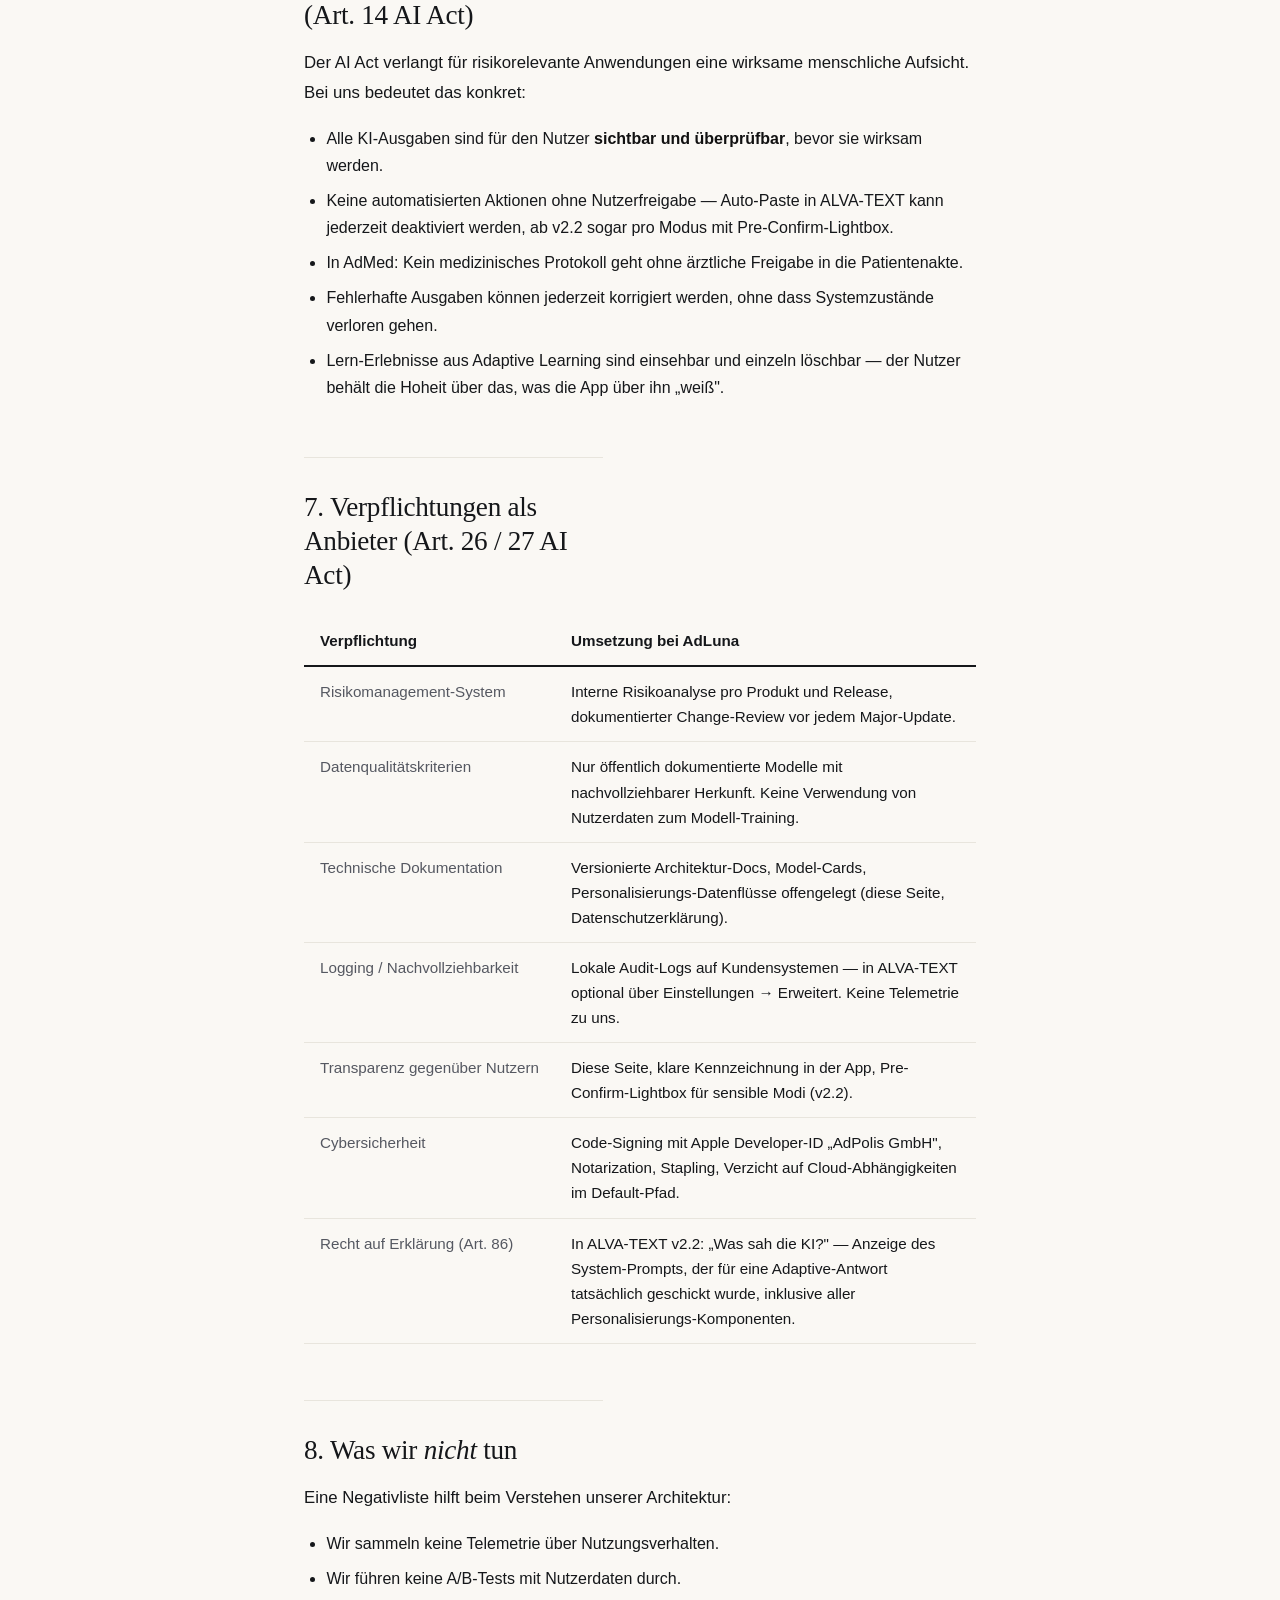
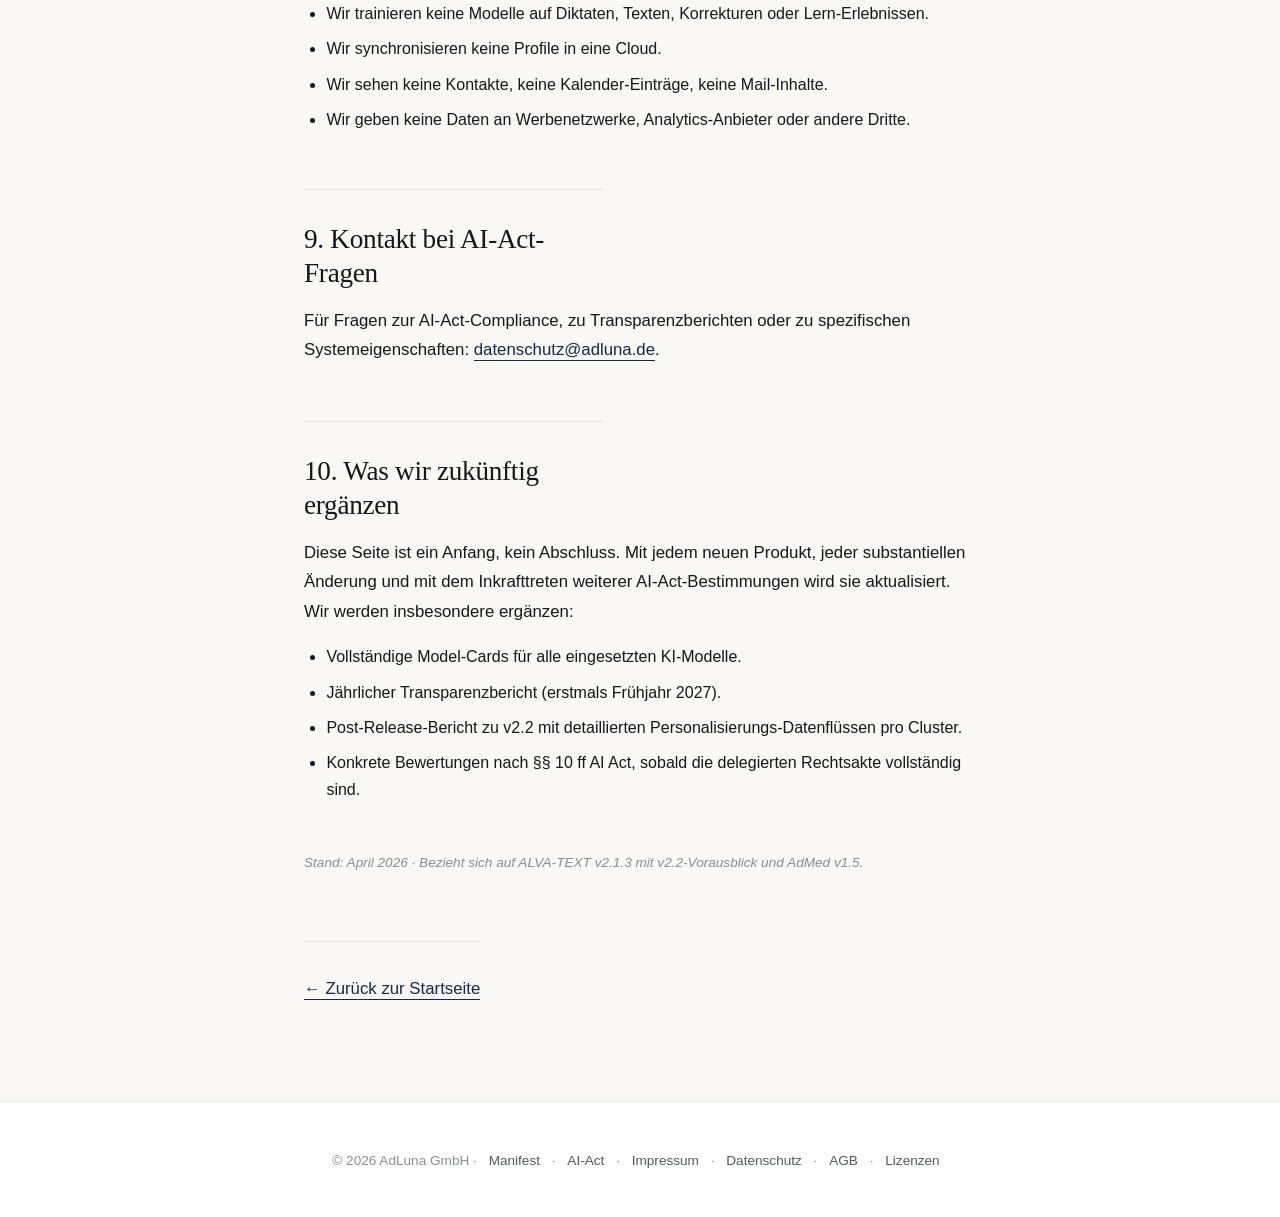
<file: web/adluna/ai-act.html>
<!DOCTYPE html>
<html lang="de">
<head>
    <meta charset="UTF-8">
    <meta name="viewport" content="width=device-width, initial-scale=1.0">
    <title>AI-Act-Transparenz — AdLuna</title>
    <meta name="description" content="Wie AdLuna mit den Anforderungen des EU AI Act umgeht. Transparenz über Modelle, Risikoklassen, Datenverarbeitung, Personalisierung und Verantwortlichkeiten — produktscharf für ALVA-TEXT (v2.1.3 / v2.2) und AdMed.">
    <link rel="stylesheet" href="styles.css">
    <link rel="stylesheet" href="styles-v3.css">
</head>
<body>

<nav class="v3-nav" id="v3-nav">
    <div class="v3-nav-inner">
        <a href="index.html" class="v3-nav-brand">
            <img class="v3-logo-mark" src="assets/logo/AdLuna-Logo-solo-dunkel-512.png" alt="AdLuna" width="52" height="52">
            <span>AdLuna</span>
        </a>
        <ul class="v3-nav-links">
            <li><a href="produkte.html">Produkte</a></li>
            <li><a href="manifest.html">Manifest</a></li>
            <li><a href="admed.html">AdMed</a></li>
            <li><a href="alva-text.html">ALVA-TEXT</a></li>
            <li><a href="impressum.html">Impressum</a></li>
        </ul>
    </div>
</nav>

<article class="v3-article">
    <div class="v3-reading">
        <span class="v3-eyebrow v3-eyebrow-accent">Transparenz</span>
        <h1 class="v3">AI-Act-Transparenz</h1>
        <p class="v3-lead">Wie wir bei AdLuna mit dem EU AI Act umgehen — in voller Offenheit, weil Datenschutz und KI-Verantwortung für uns keine Gegensätze sind, sondern dieselbe Pflicht. Diese Seite ist produktscharf und wird mit jedem Release aktualisiert.</p>

        <h2 class="v3">1. Unsere Haltung zum AI Act</h2>
        <p>Der EU AI Act (Verordnung 2024/1689) ist seit August 2024 in Kraft und tritt stufenweise in Anwendung. Er ist weltweit der erste umfassende Rechtsrahmen für KI-Systeme — und nach unserer festen Überzeugung <strong>richtig</strong>. Die Verordnung nimmt Hersteller und Betreiber in die Pflicht, nicht die Nutzer. Sie differenziert nach Risikoklassen. Sie verlangt Transparenz.</p>
        <p>Wir betrachten die Einhaltung des AI Act nicht als Belastung, sondern als Mindestmaß. Über das, was der Gesetzgeber verlangt, gehen wir an mehreren Stellen hinaus — diese Seite dokumentiert das in den Details, die wir jetzt schon kennen.</p>

        <h2 class="v3">2. Risikoeinordnung pro Produkt</h2>
        <p>Nach der Einordnung des AI Act (Art. 5–7 sowie Art. 50) sind unsere aktuellen Produkte:</p>

        <h3 class="v3" id="alva-text">ALVA-TEXT (Diktat-Assistent)</h3>
        <div class="v3-meta">
            <p><strong>Einordnung:</strong> KI-System mit begrenztem Risiko (Art. 50 AI Act).</p>
            <p><strong>Begründung:</strong> Sprach-zu-Text-Transkription ohne kritische Entscheidungsfunktion. Keine automatisierten Entscheidungen über Menschen (Bewerbung, Kreditvergabe, Strafverfolgung, etc.).</p>
            <p><strong>Transparenzpflicht:</strong> Nutzer werden jederzeit informiert, dass es sich um ein KI-System handelt — das Produkt ist als KI-Werkzeug positioniert, jeder Output ist sichtbar und korrigierbar bevor er in eine Anwendung eingefügt wird.</p>
            <p><strong>Stand:</strong> v2.1.3 (Build 22), in Vorbereitung v2.2.</p>
        </div>

        <h3 class="v3">AdMed (Medizinische Dokumentation)</h3>
        <div class="v3-meta">
            <p><strong>Einordnung:</strong> <em>In Prüfung.</em> Möglicherweise Hochrisiko-System nach Anhang III Nr. 5 AI Act, falls die Dokumentation direkt in klinische Entscheidungen einfließt.</p>
            <p><strong>Unsere Haltung:</strong> Wir behandeln AdMed <em>vorsorglich</em> nach den Anforderungen für Hochrisiko-Systeme. Unabhängig von der endgültigen rechtlichen Einordnung implementieren wir: Risikomanagement-System, Datenqualitätskontrolle, technische Dokumentation, Logging der Systemaktivitäten, Menschliche Aufsicht durch den behandelnden Arzt.</p>
            <p><strong>Das ist unser Beispiel</strong> für das Prinzip: <em>Lieber strengere Maßstäbe anlegen als nötig, als später nachjustieren zu müssen.</em></p>
        </div>

        <h2 class="v3">3. Eingesetzte KI-Modelle</h2>
        <p>Transparenz beginnt bei den Modellen, die wir verwenden. Wir verwenden ausschließlich Open-Source- oder lizenzierte Modelle, deren Herkunft und Trainingsansätze öffentlich dokumentiert sind:</p>
        <table>
            <thead>
                <tr><th>Modell</th><th>Lizenz</th><th>Einsatz in</th><th>Ausführung</th></tr>
            </thead>
            <tbody>
                <tr><td>Whisper (OpenAI)</td><td>MIT</td><td>ALVA-TEXT — Transkription</td><td>Lokal auf Mac (Apple Silicon)</td></tr>
                <tr><td>GPT-4o / GPT-4o-mini (OpenAI)</td><td>API, kommerziell</td><td>ALVA-TEXT — Adaptive-Mode, Reverse-Übersetzung, Custom-Modes (v2.2)</td><td>Cloud, opt-in, eigener Schlüssel des Nutzers</td></tr>
                <tr><td>Qwen2.5 Medical / Med42</td><td>Apache 2.0 / forschungsfreundlich</td><td>AdMed — medizinische Dokumentationsstruktur</td><td>Lokal auf Klinik-Hardware (Jetson Orin)</td></tr>
            </tbody>
        </table>

        <h2 class="v3">4. Trainingsdaten — was wir tun und was nicht</h2>
        <p><strong>Wir trainieren nicht auf Nutzerdaten.</strong> Punkt. Die von uns verwendeten Modelle wurden von Dritten (OpenAI, Alibaba, etc.) trainiert. Wir selbst übernehmen diese Modelle in der dokumentierten Version und passen sie nicht mit Kundendaten an.</p>
        <p>Falls wir in Zukunft modellspezifisches Fine-Tuning einsetzen, würden wir dafür ausschließlich synthetische, eigens lizenzierte oder explizit freigegebene Trainingsdaten verwenden — und das an dieser Stelle transparent dokumentieren.</p>

        <h2 class="v3">5. Personalisierung in ALVA-TEXT (v2.2)</h2>
        <p>Mit v2.2 führt ALVA-TEXT eine umfassende Personalisierungsschicht ein. Weil Personalisierung schnell mit „heimlichem Lernen über Nutzer" verwechselt wird, hier explizit, was passiert — und vor allem, was <em>nicht</em> passiert:</p>

        <h3 class="v3">Was personalisierbar ist</h3>
        <ul>
            <li><strong>Identität</strong> — Anredename, Initialen, Firmenkontext, Hauptsprache, Sign-off-Vorlagen.</li>
            <li><strong>Stil-Defaults pro Kanal</strong> — Du/Sie, Emoji-Toleranz, No-Go-Phrasen, Stil-Marker (z.&nbsp;B. „nüchtern", „warm").</li>
            <li><strong>Wortschatz</strong> — Eigennamen, Fachbegriffe, Korrektur-Mappings.</li>
            <li><strong>Profile</strong> — mehrere parallele Identitäten (privat, beruflich, Mandantengespräch).</li>
            <li><strong>Custom Dictation Modes</strong> — eigene Hotkeys mit eigenem System-Prompt.</li>
            <li><strong>Adaptive Learning</strong> (opt-in) — Korrektur-Erlebnisse werden lokal in einer Lern-Datei akkumuliert und in den System-Prompt eingebaut.</li>
        </ul>

        <h3 class="v3">Wo diese Daten leben</h3>
        <p>Sämtliche Personalisierungs-Daten liegen ausschließlich auf dem Mac des Nutzers in <code>~/Library/Application Support/ALVA-TEXT/</code> sowie als API-Schlüssel im macOS-Schlüsselbund. AdLuna hat zu keinem Zeitpunkt Zugriff auf diese Daten. Es gibt keinen Server-Sync, keine Profil-Wolke, kein zentrales Lern-Modell. Beim Wechsel des Macs müssen Nutzer ihre Profile bewusst exportieren/importieren.</p>

        <h3 class="v3">Was bei Cloud-Modi gesendet wird</h3>
        <p>Im Adaptive-Mode oder bei Custom-Modes mit Cloud-Anbindung werden an die OpenAI-API gesendet:</p>
        <ul>
            <li>Der lokal transkribierte Text (kein Audio).</li>
            <li>Der System-Prompt mit dem aktuellen Personalisierungs-Block (Name, Stil-Defaults, ggf. Wortschatz, ggf. relevante Lern-Erlebnisse).</li>
            <li>Der Kanal-/App-Kontext (z.&nbsp;B. „aktuelle App: Mail.app", „Tonalität: formell").</li>
        </ul>
        <p>In keinem Fall werden gesendet: Audio, Mac-Identifier, Verlauf vergangener Diktate, andere Profile. Mit der <em>Cloud-Privacy-Feinsteuerung</em> (Cluster 7) lässt sich pro Modus konfigurieren, was tatsächlich rausgehen darf — inklusive einer Vorschau, was der API-Aufruf konkret enthielte.</p>

        <h3 class="v3">Adaptive Learning — wie Lernen ohne Server geht</h3>
        <p>Wenn ein Nutzer einen Adaptive-Vorschlag korrigiert (z.&nbsp;B. „Sehr geehrter Herr X" → „Hallo Conny"), kann ALVA-TEXT auf Wunsch dieses Korrektur-Erlebnis in eine lokale Lern-Datei schreiben. Bei künftigen Diktaten in vergleichbarem Kontext wird dieses Erlebnis als Beispiel in den System-Prompt eingebaut. Es gibt:</p>
        <ul>
            <li><strong>Kein Modell-Update</strong> — wir trainieren keine Gewichte.</li>
            <li><strong>Keine Server-Übertragung</strong> — alles bleibt im <code>Application Support</code>-Ordner.</li>
            <li><strong>Volle Kontrolle</strong> — Anzeigen, einzelnes Löschen, Komplett-Reset jederzeit über die Einstellungen.</li>
            <li><strong>Default = aus</strong> — Adaptive Learning ist opt-in.</li>
        </ul>

        <h3 class="v3">Kontakt- &amp; Kalender-Integration</h3>
        <p>Mit v2.2 kann ALVA-TEXT auf Wunsch (opt-in, mit ausdrücklicher macOS-Berechtigung) lokal auf <strong>Kontakte</strong> (Contacts.framework) und <strong>Kalender</strong> (EventKit) zugreifen, um Befehle wie „Schreib Conny eine Mail" oder „Finde den Termin mit Marius diese Woche" auszuführen. Die Daten werden ausschließlich lokal verarbeitet, nicht in den Cloud-Modus übertragen, es sei denn, der Nutzer aktiviert dies explizit pro Modus. Die macOS-Berechtigung kann jederzeit über Systemeinstellungen → Datenschutz &amp; Sicherheit zurückgezogen werden.</p>

        <h2 class="v3">6. Menschliche Aufsicht (Art. 14 AI Act)</h2>
        <p>Der AI Act verlangt für risikorelevante Anwendungen eine wirksame menschliche Aufsicht. Bei uns bedeutet das konkret:</p>
        <ul>
            <li>Alle KI-Ausgaben sind für den Nutzer <strong>sichtbar und überprüfbar</strong>, bevor sie wirksam werden.</li>
            <li>Keine automatisierten Aktionen ohne Nutzerfreigabe — Auto-Paste in ALVA-TEXT kann jederzeit deaktiviert werden, ab v2.2 sogar pro Modus mit Pre-Confirm-Lightbox.</li>
            <li>In AdMed: Kein medizinisches Protokoll geht ohne ärztliche Freigabe in die Patientenakte.</li>
            <li>Fehlerhafte Ausgaben können jederzeit korrigiert werden, ohne dass Systemzustände verloren gehen.</li>
            <li>Lern-Erlebnisse aus Adaptive Learning sind einsehbar und einzeln löschbar — der Nutzer behält die Hoheit über das, was die App über ihn „weiß".</li>
        </ul>

        <h2 class="v3">7. Verpflichtungen als Anbieter (Art. 26 / 27 AI Act)</h2>
        <table>
            <thead><tr><th>Verpflichtung</th><th>Umsetzung bei AdLuna</th></tr></thead>
            <tbody>
                <tr><td>Risikomanagement-System</td><td>Interne Risikoanalyse pro Produkt und Release, dokumentierter Change-Review vor jedem Major-Update.</td></tr>
                <tr><td>Datenqualitätskriterien</td><td>Nur öffentlich dokumentierte Modelle mit nachvollziehbarer Herkunft. Keine Verwendung von Nutzerdaten zum Modell-Training.</td></tr>
                <tr><td>Technische Dokumentation</td><td>Versionierte Architektur-Docs, Model-Cards, Personalisierungs-Datenflüsse offengelegt (diese Seite, Datenschutzerklärung).</td></tr>
                <tr><td>Logging / Nachvollziehbarkeit</td><td>Lokale Audit-Logs auf Kundensystemen — in ALVA-TEXT optional über Einstellungen → Erweitert. Keine Telemetrie zu uns.</td></tr>
                <tr><td>Transparenz gegenüber Nutzern</td><td>Diese Seite, klare Kennzeichnung in der App, Pre-Confirm-Lightbox für sensible Modi (v2.2).</td></tr>
                <tr><td>Cybersicherheit</td><td>Code-Signing mit Apple Developer-ID „AdPolis GmbH", Notarization, Stapling, Verzicht auf Cloud-Abhängigkeiten im Default-Pfad.</td></tr>
                <tr><td>Recht auf Erklärung (Art. 86)</td><td>In ALVA-TEXT v2.2: „Was sah die KI?" — Anzeige des System-Prompts, der für eine Adaptive-Antwort tatsächlich geschickt wurde, inklusive aller Personalisierungs-Komponenten.</td></tr>
            </tbody>
        </table>

        <h2 class="v3">8. Was wir <em>nicht</em> tun</h2>
        <p>Eine Negativliste hilft beim Verstehen unserer Architektur:</p>
        <ul>
            <li>Wir sammeln keine Telemetrie über Nutzungsverhalten.</li>
            <li>Wir führen keine A/B-Tests mit Nutzerdaten durch.</li>
            <li>Wir trainieren keine Modelle auf Diktaten, Texten, Korrekturen oder Lern-Erlebnissen.</li>
            <li>Wir synchronisieren keine Profile in eine Cloud.</li>
            <li>Wir sehen keine Kontakte, keine Kalender-Einträge, keine Mail-Inhalte.</li>
            <li>Wir geben keine Daten an Werbenetzwerke, Analytics-Anbieter oder andere Dritte.</li>
        </ul>

        <h2 class="v3">9. Kontakt bei AI-Act-Fragen</h2>
        <p>Für Fragen zur AI-Act-Compliance, zu Transparenzberichten oder zu spezifischen Systemeigenschaften: <a href="mailto:datenschutz@adluna.de">datenschutz@adluna.de</a>.</p>

        <h2 class="v3">10. Was wir zukünftig ergänzen</h2>
        <p>Diese Seite ist ein Anfang, kein Abschluss. Mit jedem neuen Produkt, jeder substantiellen Änderung und mit dem Inkrafttreten weiterer AI-Act-Bestimmungen wird sie aktualisiert. Wir werden insbesondere ergänzen:</p>
        <ul>
            <li>Vollständige Model-Cards für alle eingesetzten KI-Modelle.</li>
            <li>Jährlicher Transparenzbericht (erstmals Frühjahr 2027).</li>
            <li>Post-Release-Bericht zu v2.2 mit detaillierten Personalisierungs-Datenflüssen pro Cluster.</li>
            <li>Konkrete Bewertungen nach §§ 10 ff AI Act, sobald die delegierten Rechtsakte vollständig sind.</li>
        </ul>

        <p class="v3-stand">Stand: April 2026 · Bezieht sich auf ALVA-TEXT v2.1.3 mit v2.2-Vorausblick und AdMed v1.5.</p>

        <p class="v3-back"><a href="index.html">← Zurück zur Startseite</a></p>
    </div>
</article>

<footer class="v3-footer">
    <div class="v3-container">
        <p>
            © 2026 AdLuna GmbH ·
            <a href="manifest.html">Manifest</a> ·
            <a href="ai-act.html">AI-Act</a> ·
            <a href="impressum.html">Impressum</a> ·
            <a href="datenschutz.html">Datenschutz</a> ·
            <a href="agb.html">AGB</a> ·
            <a href="lizenzen.html">Lizenzen</a>
        </p>
    </div>
</footer>

</body>
</html>
</file>
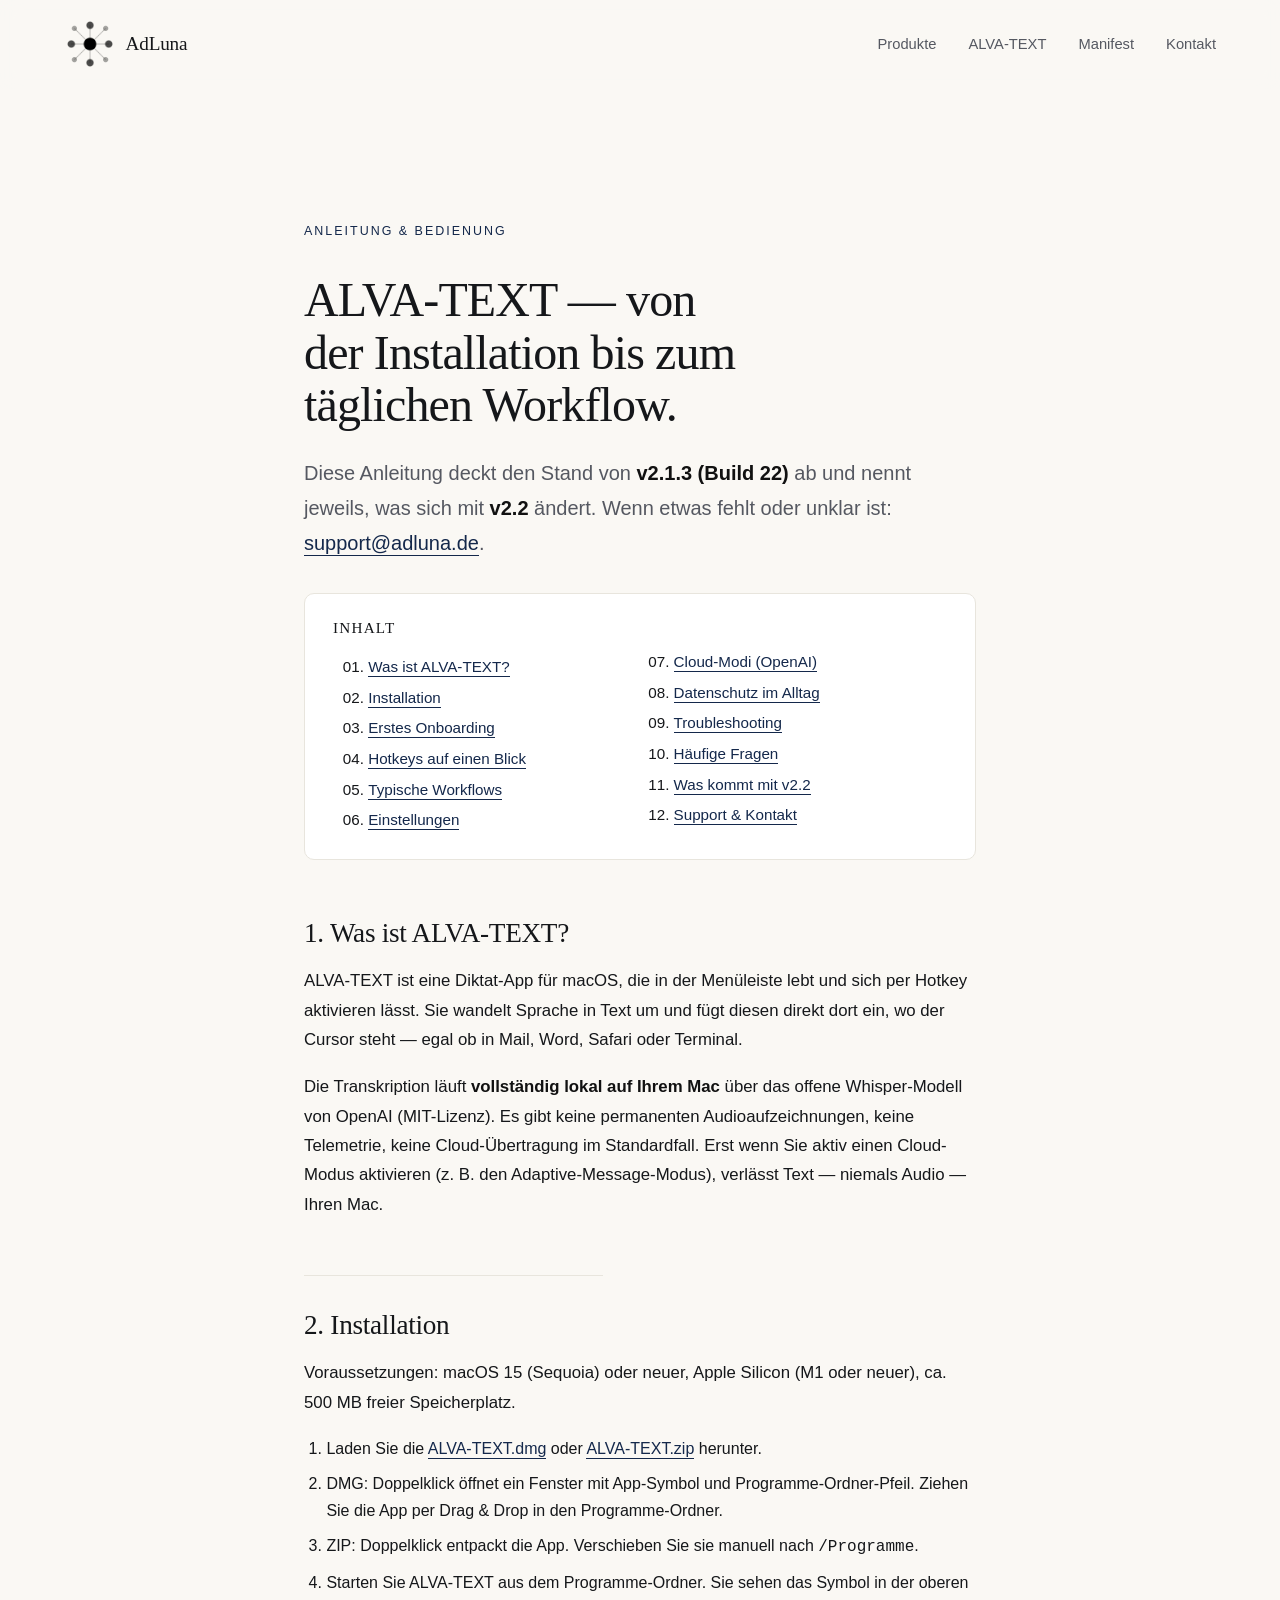
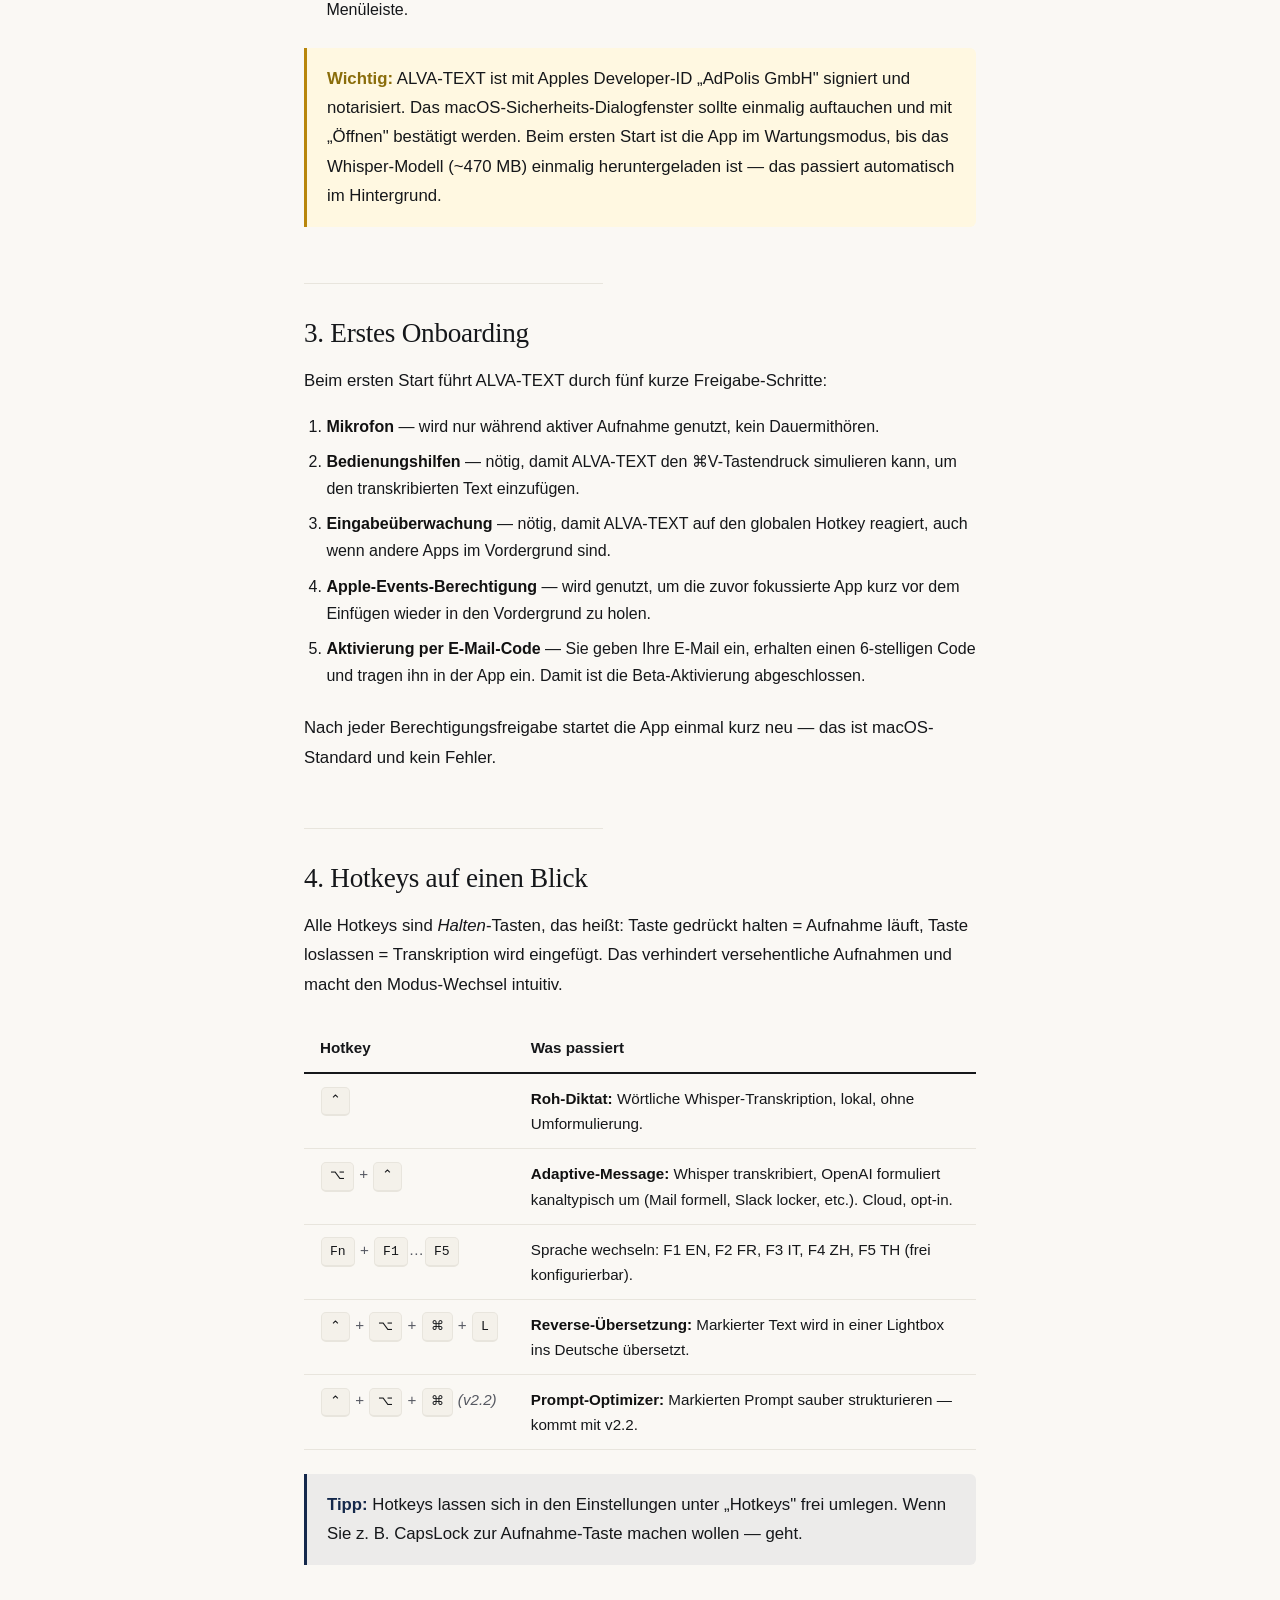
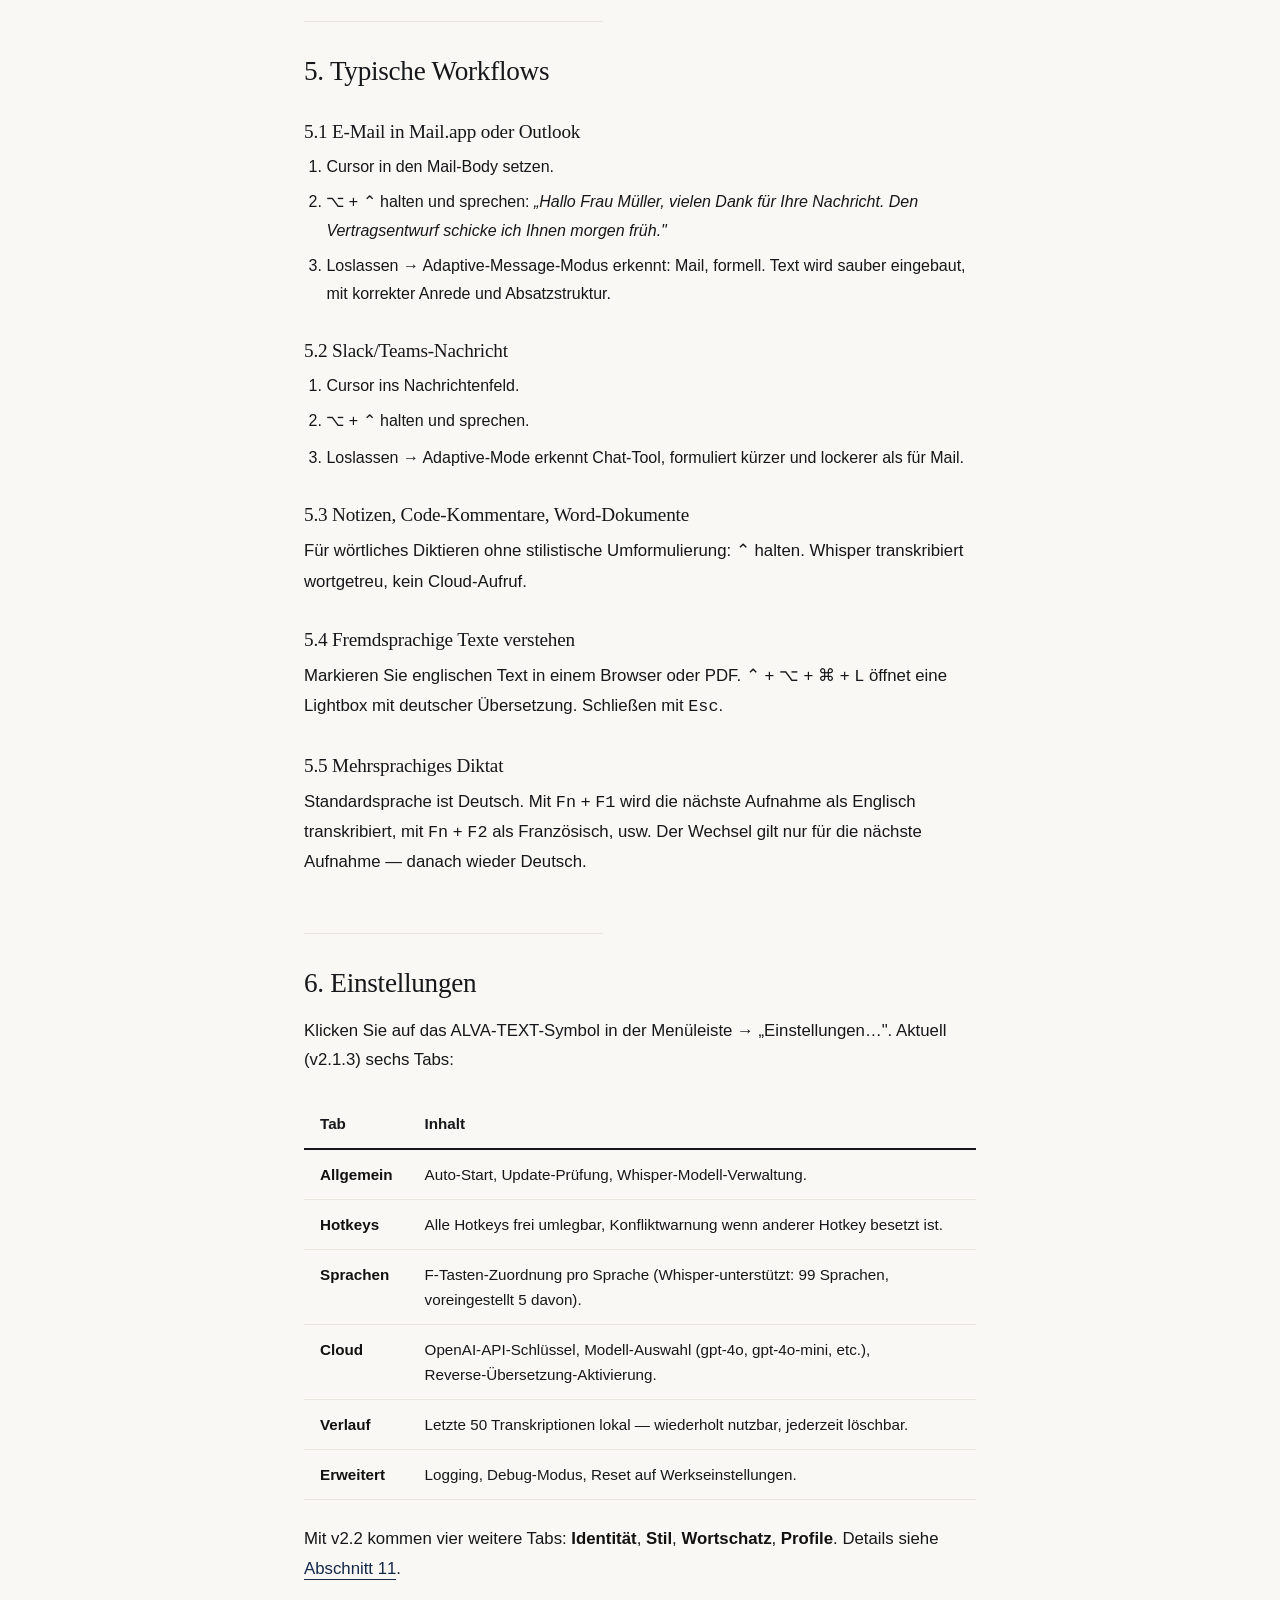
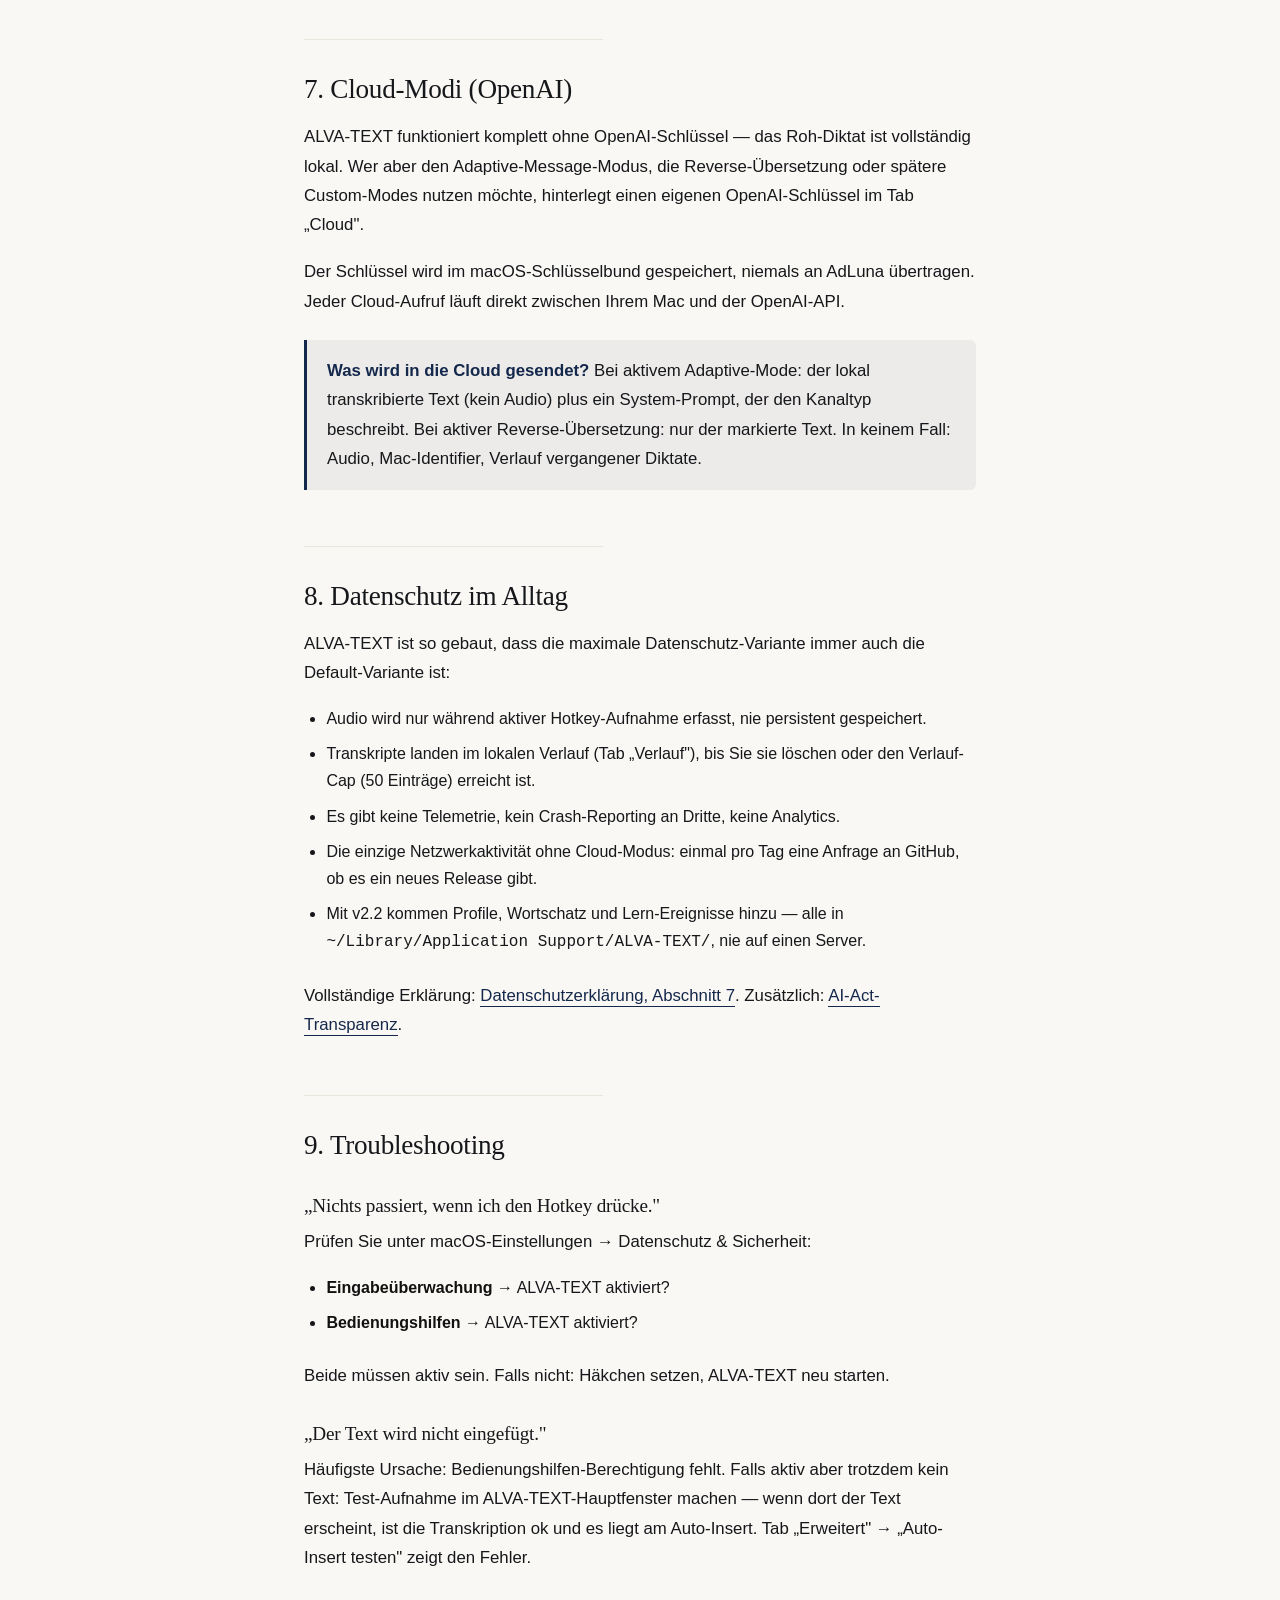
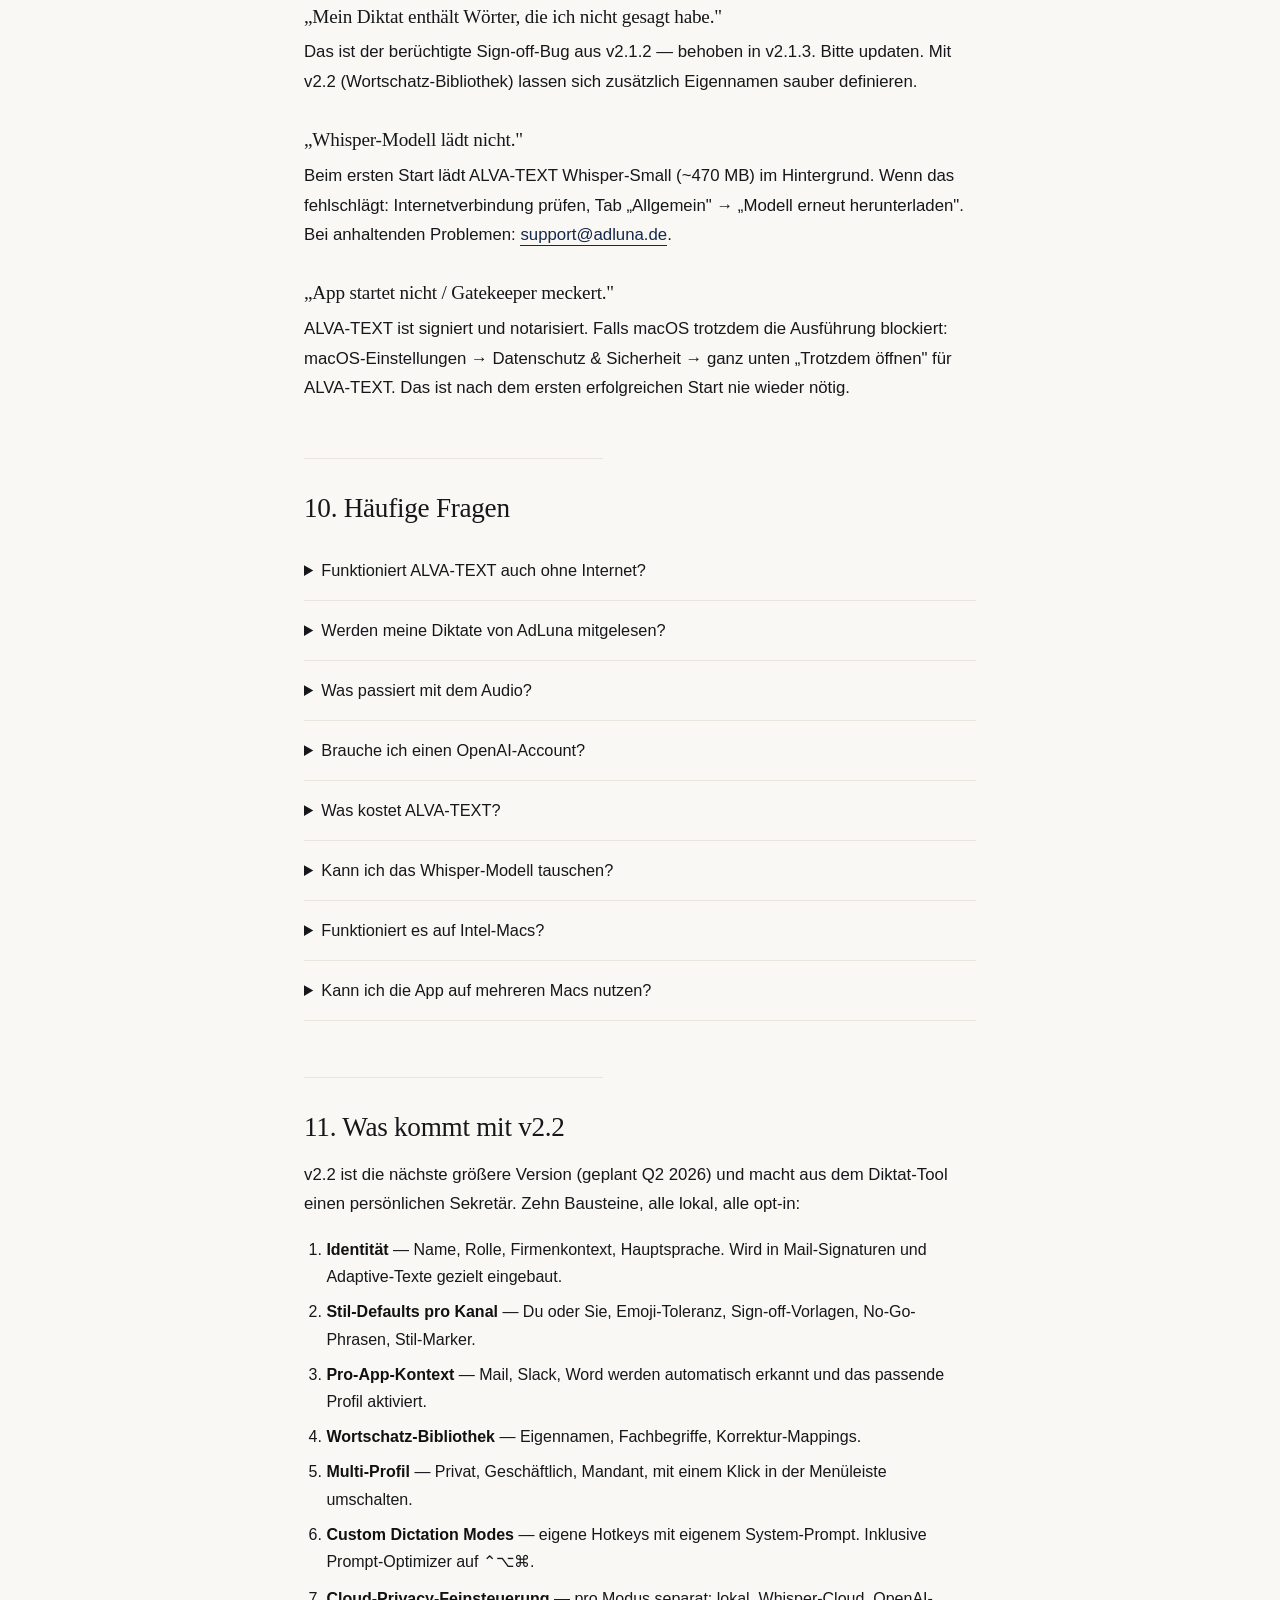
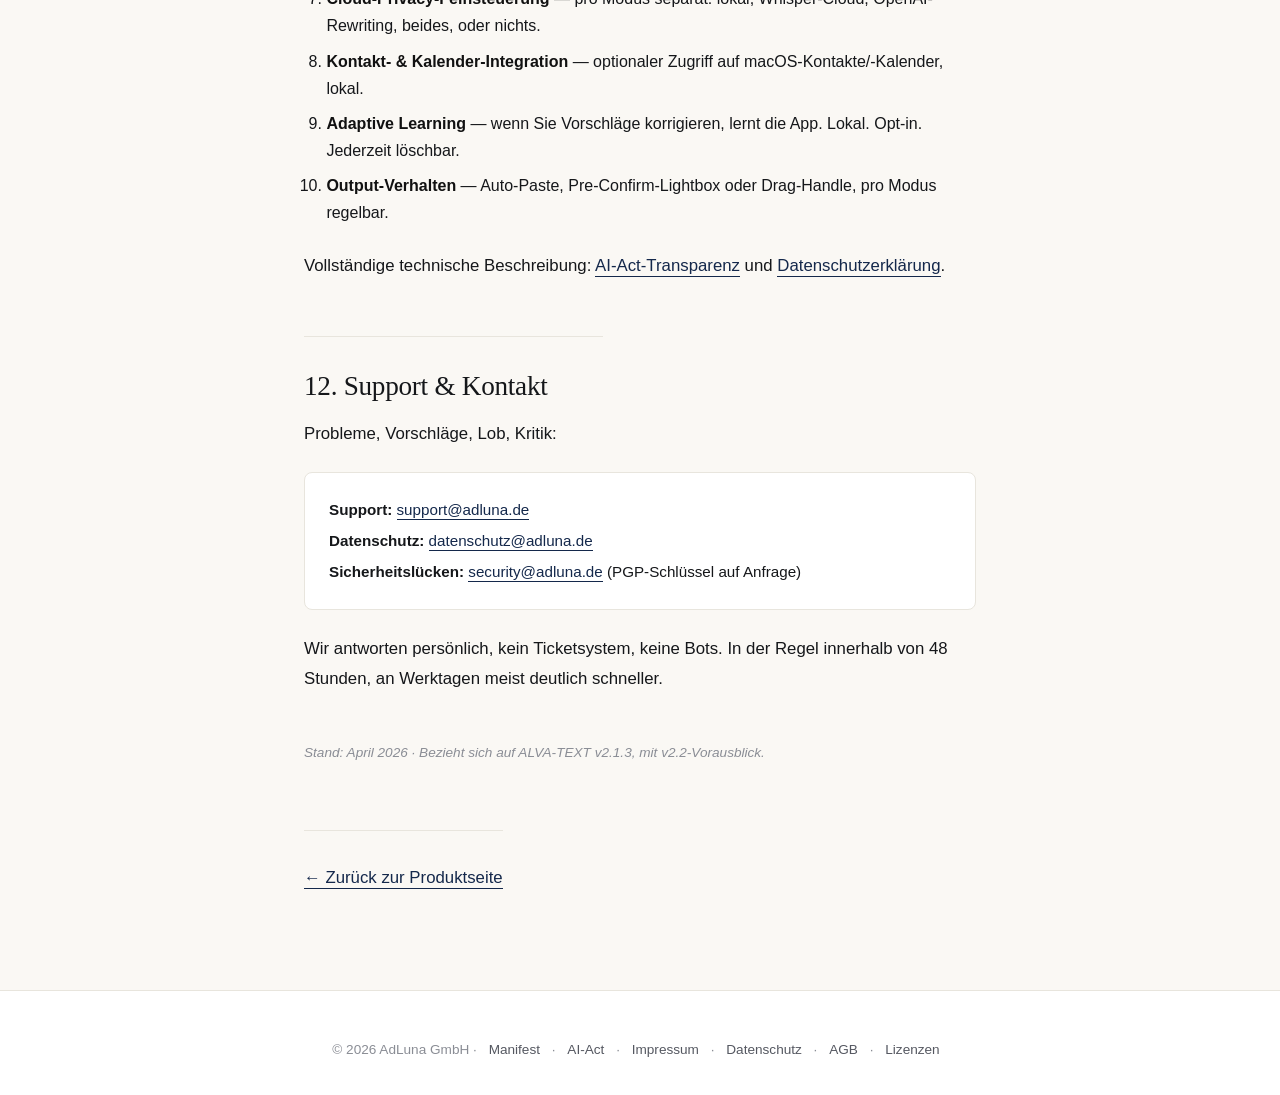
<file: web/adluna/alva-text-manual.html>
<!DOCTYPE html>
<html lang="de">
<head>
    <meta charset="UTF-8">
    <meta name="viewport" content="width=device-width, initial-scale=1.0">
    <title>ALVA-TEXT — Anleitung &amp; Bedienung</title>
    <meta name="description" content="Vollständige Anleitung für ALVA-TEXT: Installation, Hotkeys, Workflows, Einstellungen, Troubleshooting. Für macOS-Nutzer ab Sequoia.">
    <link rel="stylesheet" href="styles.css">
    <link rel="stylesheet" href="styles-v3.css">
    <style>
        .manual-toc {
            background: var(--pipely-bg-alt);
            border: 1px solid var(--pipely-line);
            border-radius: 10px;
            padding: 1.5rem 1.75rem;
            margin: 2rem 0 3rem;
        }
        .manual-toc h3 {
            font-family: var(--font-serif);
            font-size: 0.95rem;
            font-weight: 500;
            margin: 0 0 0.75rem;
            color: var(--pipely-text);
            text-transform: uppercase;
            letter-spacing: 0.08em;
        }
        .manual-toc ol {
            list-style: decimal-leading-zero;
            margin: 0; padding-left: 2.2rem;
            columns: 2;
            column-gap: 2rem;
        }
        .manual-toc ol li {
            margin: 0.3rem 0;
            font-size: 0.95rem;
            break-inside: avoid;
        }
        @media (max-width: 600px) { .manual-toc ol { columns: 1; } }

        .hotkey-table { width: 100%; }
        .hotkey-table kbd {
            display: inline-block;
            padding: 0.15rem 0.5rem;
            border-radius: 5px;
            background: #f4f1ea;
            border: 1px solid var(--pipely-line);
            border-bottom-width: 2px;
            font-family: var(--font-mono, "SF Mono", Menlo, monospace);
            font-size: 0.82rem;
            color: var(--pipely-text);
            margin: 0 1px;
        }
        .callout {
            border-left: 3px solid var(--pipely-accent);
            background: var(--pipely-accent-soft);
            padding: 1rem 1.25rem;
            margin: 1.5rem 0;
            border-radius: 0 6px 6px 0;
        }
        .callout p { margin: 0; }
        .callout strong { color: var(--pipely-accent); }

        .callout.warn { border-left-color: #B8860B; background: #FFF8E1; }
        .callout.warn strong { color: #8A6D0B; }

        details.faq {
            border-bottom: 1px solid var(--pipely-line);
            padding: 1rem 0;
        }
        details.faq summary {
            cursor: pointer;
            font-weight: 500;
            color: var(--pipely-text);
            font-size: 1.02rem;
        }
        details.faq[open] summary { color: var(--pipely-accent); }
        details.faq p { margin-top: 0.6rem; }
    </style>
</head>
<body>

<nav class="v3-nav" id="v3-nav">
    <div class="v3-nav-inner">
        <a href="index.html" class="v3-nav-brand">
            <img class="v3-logo-mark" src="assets/logo/AdLuna-Logo-solo-dunkel-512.png" alt="AdLuna" width="52" height="52">
            <span>AdLuna</span>
        </a>
        <ul class="v3-nav-links">
            <li><a href="produkte.html">Produkte</a></li>
            <li><a href="alva-text.html">ALVA-TEXT</a></li>
            <li><a href="manifest.html">Manifest</a></li>
            <li><a href="index.html#kontakt">Kontakt</a></li>
        </ul>
    </div>
</nav>

<article class="v3-article">
    <div class="v3-reading">
        <span class="v3-eyebrow v3-eyebrow-accent">Anleitung &amp; Bedienung</span>
        <h1 class="v3">ALVA-TEXT — von der Installation bis zum täglichen Workflow.</h1>
        <p class="v3-lead">Diese Anleitung deckt den Stand von <strong>v2.1.3 (Build 22)</strong> ab und nennt jeweils, was sich mit <strong>v2.2</strong> ändert. Wenn etwas fehlt oder unklar ist: <a href="mailto:support@adluna.de">support@adluna.de</a>.</p>

        <div class="manual-toc">
            <h3>Inhalt</h3>
            <ol>
                <li><a href="#was">Was ist ALVA-TEXT?</a></li>
                <li><a href="#install">Installation</a></li>
                <li><a href="#onboarding">Erstes Onboarding</a></li>
                <li><a href="#hotkeys">Hotkeys auf einen Blick</a></li>
                <li><a href="#workflows">Typische Workflows</a></li>
                <li><a href="#settings">Einstellungen</a></li>
                <li><a href="#cloud">Cloud-Modi (OpenAI)</a></li>
                <li><a href="#privacy">Datenschutz im Alltag</a></li>
                <li><a href="#troubleshooting">Troubleshooting</a></li>
                <li><a href="#faq">Häufige Fragen</a></li>
                <li><a href="#v22">Was kommt mit v2.2</a></li>
                <li><a href="#support">Support &amp; Kontakt</a></li>
            </ol>
        </div>

        <h2 class="v3" id="was">1. Was ist ALVA-TEXT?</h2>
        <p>ALVA-TEXT ist eine Diktat-App für macOS, die in der Menüleiste lebt und sich per Hotkey aktivieren lässt. Sie wandelt Sprache in Text um und fügt diesen direkt dort ein, wo der Cursor steht — egal ob in Mail, Word, Safari oder Terminal.</p>
        <p>Die Transkription läuft <strong>vollständig lokal auf Ihrem Mac</strong> über das offene Whisper-Modell von OpenAI (MIT-Lizenz). Es gibt keine permanenten Audioaufzeichnungen, keine Telemetrie, keine Cloud-Übertragung im Standardfall. Erst wenn Sie aktiv einen Cloud-Modus aktivieren (z.&nbsp;B. den Adaptive-Message-Modus), verlässt Text — niemals Audio — Ihren Mac.</p>

        <h2 class="v3" id="install">2. Installation</h2>
        <p>Voraussetzungen: macOS 15 (Sequoia) oder neuer, Apple Silicon (M1 oder neuer), ca. 500&nbsp;MB freier Speicherplatz.</p>
        <ol>
            <li>Laden Sie die <a href="https://github.com/Alper-Scheel/alper-scheel/releases/latest/download/ALVA-TEXT.dmg">ALVA-TEXT.dmg</a> oder <a href="https://github.com/Alper-Scheel/alper-scheel/releases/latest/download/ALVA-TEXT.zip">ALVA-TEXT.zip</a> herunter.</li>
            <li>DMG: Doppelklick öffnet ein Fenster mit App-Symbol und Programme-Ordner-Pfeil. Ziehen Sie die App per Drag&nbsp;&amp;&nbsp;Drop in den Programme-Ordner.</li>
            <li>ZIP: Doppelklick entpackt die App. Verschieben Sie sie manuell nach <code>/Programme</code>.</li>
            <li>Starten Sie ALVA-TEXT aus dem Programme-Ordner. Sie sehen das Symbol in der oberen Menüleiste.</li>
        </ol>
        <div class="callout warn">
            <p><strong>Wichtig:</strong> ALVA-TEXT ist mit Apples Developer-ID „AdPolis GmbH" signiert und notarisiert. Das macOS-Sicherheits-Dialogfenster sollte einmalig auftauchen und mit „Öffnen" bestätigt werden. Beim ersten Start ist die App im Wartungsmodus, bis das Whisper-Modell (~470&nbsp;MB) einmalig heruntergeladen ist — das passiert automatisch im Hintergrund.</p>
        </div>

        <h2 class="v3" id="onboarding">3. Erstes Onboarding</h2>
        <p>Beim ersten Start führt ALVA-TEXT durch fünf kurze Freigabe-Schritte:</p>
        <ol>
            <li><strong>Mikrofon</strong> — wird nur während aktiver Aufnahme genutzt, kein Dauermithören.</li>
            <li><strong>Bedienungshilfen</strong> — nötig, damit ALVA-TEXT den ⌘V-Tastendruck simulieren kann, um den transkribierten Text einzufügen.</li>
            <li><strong>Eingabeüberwachung</strong> — nötig, damit ALVA-TEXT auf den globalen Hotkey reagiert, auch wenn andere Apps im Vordergrund sind.</li>
            <li><strong>Apple-Events-Berechtigung</strong> — wird genutzt, um die zuvor fokussierte App kurz vor dem Einfügen wieder in den Vordergrund zu holen.</li>
            <li><strong>Aktivierung per E-Mail-Code</strong> — Sie geben Ihre E-Mail ein, erhalten einen 6-stelligen Code und tragen ihn in der App ein. Damit ist die Beta-Aktivierung abgeschlossen.</li>
        </ol>
        <p>Nach jeder Berechtigungsfreigabe startet die App einmal kurz neu — das ist macOS-Standard und kein Fehler.</p>

        <h2 class="v3" id="hotkeys">4. Hotkeys auf einen Blick</h2>
        <p>Alle Hotkeys sind <em>Halten</em>-Tasten, das heißt: Taste gedrückt halten = Aufnahme läuft, Taste loslassen = Transkription wird eingefügt. Das verhindert versehentliche Aufnahmen und macht den Modus-Wechsel intuitiv.</p>
        <table class="hotkey-table">
            <thead>
                <tr><th>Hotkey</th><th>Was passiert</th></tr>
            </thead>
            <tbody>
                <tr><td><kbd>⌃</kbd></td><td><strong>Roh-Diktat:</strong> Wörtliche Whisper-Transkription, lokal, ohne Umformulierung.</td></tr>
                <tr><td><kbd>⌥</kbd> + <kbd>⌃</kbd></td><td><strong>Adaptive-Message:</strong> Whisper transkribiert, OpenAI formuliert kanaltypisch um (Mail formell, Slack locker, etc.). Cloud, opt-in.</td></tr>
                <tr><td><kbd>Fn</kbd> + <kbd>F1</kbd>…<kbd>F5</kbd></td><td>Sprache wechseln: F1 EN, F2 FR, F3 IT, F4 ZH, F5 TH (frei konfigurierbar).</td></tr>
                <tr><td><kbd>⌃</kbd> + <kbd>⌥</kbd> + <kbd>⌘</kbd> + <kbd>L</kbd></td><td><strong>Reverse-Übersetzung:</strong> Markierter Text wird in einer Lightbox ins Deutsche übersetzt.</td></tr>
                <tr><td><kbd>⌃</kbd> + <kbd>⌥</kbd> + <kbd>⌘</kbd> <em>(v2.2)</em></td><td><strong>Prompt-Optimizer:</strong> Markierten Prompt sauber strukturieren — kommt mit v2.2.</td></tr>
            </tbody>
        </table>
        <div class="callout">
            <p><strong>Tipp:</strong> Hotkeys lassen sich in den Einstellungen unter „Hotkeys" frei umlegen. Wenn Sie z.&nbsp;B. CapsLock zur Aufnahme-Taste machen wollen — geht.</p>
        </div>

        <h2 class="v3" id="workflows">5. Typische Workflows</h2>

        <h3 class="v3">5.1 E-Mail in Mail.app oder Outlook</h3>
        <ol>
            <li>Cursor in den Mail-Body setzen.</li>
            <li><kbd>⌥</kbd> + <kbd>⌃</kbd> halten und sprechen: <em>„Hallo Frau Müller, vielen Dank für Ihre Nachricht. Den Vertragsentwurf schicke ich Ihnen morgen früh."</em></li>
            <li>Loslassen → Adaptive-Message-Modus erkennt: Mail, formell. Text wird sauber eingebaut, mit korrekter Anrede und Absatzstruktur.</li>
        </ol>

        <h3 class="v3">5.2 Slack/Teams-Nachricht</h3>
        <ol>
            <li>Cursor ins Nachrichtenfeld.</li>
            <li><kbd>⌥</kbd> + <kbd>⌃</kbd> halten und sprechen.</li>
            <li>Loslassen → Adaptive-Mode erkennt Chat-Tool, formuliert kürzer und lockerer als für Mail.</li>
        </ol>

        <h3 class="v3">5.3 Notizen, Code-Kommentare, Word-Dokumente</h3>
        <p>Für wörtliches Diktieren ohne stilistische Umformulierung: <kbd>⌃</kbd> halten. Whisper transkribiert wortgetreu, kein Cloud-Aufruf.</p>

        <h3 class="v3">5.4 Fremdsprachige Texte verstehen</h3>
        <p>Markieren Sie englischen Text in einem Browser oder PDF. <kbd>⌃</kbd> + <kbd>⌥</kbd> + <kbd>⌘</kbd> + <kbd>L</kbd> öffnet eine Lightbox mit deutscher Übersetzung. Schließen mit <kbd>Esc</kbd>.</p>

        <h3 class="v3">5.5 Mehrsprachiges Diktat</h3>
        <p>Standardsprache ist Deutsch. Mit <kbd>Fn</kbd> + <kbd>F1</kbd> wird die nächste Aufnahme als Englisch transkribiert, mit <kbd>Fn</kbd> + <kbd>F2</kbd> als Französisch, usw. Der Wechsel gilt nur für die nächste Aufnahme — danach wieder Deutsch.</p>

        <h2 class="v3" id="settings">6. Einstellungen</h2>
        <p>Klicken Sie auf das ALVA-TEXT-Symbol in der Menüleiste → „Einstellungen…". Aktuell (v2.1.3) sechs Tabs:</p>
        <table>
            <thead><tr><th>Tab</th><th>Inhalt</th></tr></thead>
            <tbody>
                <tr><td><strong>Allgemein</strong></td><td>Auto-Start, Update-Prüfung, Whisper-Modell-Verwaltung.</td></tr>
                <tr><td><strong>Hotkeys</strong></td><td>Alle Hotkeys frei umlegbar, Konfliktwarnung wenn anderer Hotkey besetzt ist.</td></tr>
                <tr><td><strong>Sprachen</strong></td><td>F-Tasten-Zuordnung pro Sprache (Whisper-unterstützt: 99 Sprachen, voreingestellt 5 davon).</td></tr>
                <tr><td><strong>Cloud</strong></td><td>OpenAI-API-Schlüssel, Modell-Auswahl (gpt-4o, gpt-4o-mini, etc.), Reverse-Übersetzung-Aktivierung.</td></tr>
                <tr><td><strong>Verlauf</strong></td><td>Letzte 50 Transkriptionen lokal — wiederholt nutzbar, jederzeit löschbar.</td></tr>
                <tr><td><strong>Erweitert</strong></td><td>Logging, Debug-Modus, Reset auf Werkseinstellungen.</td></tr>
            </tbody>
        </table>
        <p>Mit v2.2 kommen vier weitere Tabs: <strong>Identität</strong>, <strong>Stil</strong>, <strong>Wortschatz</strong>, <strong>Profile</strong>. Details siehe <a href="#v22">Abschnitt 11</a>.</p>

        <h2 class="v3" id="cloud">7. Cloud-Modi (OpenAI)</h2>
        <p>ALVA-TEXT funktioniert komplett ohne OpenAI-Schlüssel — das Roh-Diktat ist vollständig lokal. Wer aber den Adaptive-Message-Modus, die Reverse-Übersetzung oder spätere Custom-Modes nutzen möchte, hinterlegt einen eigenen OpenAI-Schlüssel im Tab „Cloud".</p>
        <p>Der Schlüssel wird im macOS-Schlüsselbund gespeichert, niemals an AdLuna übertragen. Jeder Cloud-Aufruf läuft direkt zwischen Ihrem Mac und der OpenAI-API.</p>
        <div class="callout">
            <p><strong>Was wird in die Cloud gesendet?</strong> Bei aktivem Adaptive-Mode: der lokal transkribierte Text (kein Audio) plus ein System-Prompt, der den Kanaltyp beschreibt. Bei aktiver Reverse-Übersetzung: nur der markierte Text. In keinem Fall: Audio, Mac-Identifier, Verlauf vergangener Diktate.</p>
        </div>

        <h2 class="v3" id="privacy">8. Datenschutz im Alltag</h2>
        <p>ALVA-TEXT ist so gebaut, dass die maximale Datenschutz-Variante immer auch die Default-Variante ist:</p>
        <ul>
            <li>Audio wird nur während aktiver Hotkey-Aufnahme erfasst, nie persistent gespeichert.</li>
            <li>Transkripte landen im lokalen Verlauf (Tab „Verlauf"), bis Sie sie löschen oder den Verlauf-Cap (50 Einträge) erreicht ist.</li>
            <li>Es gibt keine Telemetrie, kein Crash-Reporting an Dritte, keine Analytics.</li>
            <li>Die einzige Netzwerkaktivität ohne Cloud-Modus: einmal pro Tag eine Anfrage an GitHub, ob es ein neues Release gibt.</li>
            <li>Mit v2.2 kommen Profile, Wortschatz und Lern-Ereignisse hinzu — alle in <code>~/Library/Application Support/ALVA-TEXT/</code>, nie auf einen Server.</li>
        </ul>
        <p>Vollständige Erklärung: <a href="datenschutz.html#alva-text">Datenschutzerklärung, Abschnitt 7</a>. Zusätzlich: <a href="ai-act.html#alva-text">AI-Act-Transparenz</a>.</p>

        <h2 class="v3" id="troubleshooting">9. Troubleshooting</h2>

        <h3 class="v3">„Nichts passiert, wenn ich den Hotkey drücke."</h3>
        <p>Prüfen Sie unter macOS-Einstellungen → Datenschutz &amp; Sicherheit:</p>
        <ul>
            <li><strong>Eingabeüberwachung</strong> → ALVA-TEXT aktiviert?</li>
            <li><strong>Bedienungshilfen</strong> → ALVA-TEXT aktiviert?</li>
        </ul>
        <p>Beide müssen aktiv sein. Falls nicht: Häkchen setzen, ALVA-TEXT neu starten.</p>

        <h3 class="v3">„Der Text wird nicht eingefügt."</h3>
        <p>Häufigste Ursache: Bedienungshilfen-Berechtigung fehlt. Falls aktiv aber trotzdem kein Text: Test-Aufnahme im ALVA-TEXT-Hauptfenster machen — wenn dort der Text erscheint, ist die Transkription ok und es liegt am Auto-Insert. Tab „Erweitert" → „Auto-Insert testen" zeigt den Fehler.</p>

        <h3 class="v3">„Mein Diktat enthält Wörter, die ich nicht gesagt habe."</h3>
        <p>Das ist der berüchtigte Sign-off-Bug aus v2.1.2 — behoben in v2.1.3. Bitte updaten. Mit v2.2 (Wortschatz-Bibliothek) lassen sich zusätzlich Eigennamen sauber definieren.</p>

        <h3 class="v3">„Whisper-Modell lädt nicht."</h3>
        <p>Beim ersten Start lädt ALVA-TEXT Whisper-Small (~470&nbsp;MB) im Hintergrund. Wenn das fehlschlägt: Internetverbindung prüfen, Tab „Allgemein" → „Modell erneut herunterladen". Bei anhaltenden Problemen: <a href="mailto:support@adluna.de">support@adluna.de</a>.</p>

        <h3 class="v3">„App startet nicht / Gatekeeper meckert."</h3>
        <p>ALVA-TEXT ist signiert und notarisiert. Falls macOS trotzdem die Ausführung blockiert: macOS-Einstellungen → Datenschutz &amp; Sicherheit → ganz unten „Trotzdem öffnen" für ALVA-TEXT. Das ist nach dem ersten erfolgreichen Start nie wieder nötig.</p>

        <h2 class="v3" id="faq">10. Häufige Fragen</h2>

        <details class="faq">
            <summary>Funktioniert ALVA-TEXT auch ohne Internet?</summary>
            <p>Ja, vollständig — sobald das Whisper-Modell einmalig geladen ist. Roh-Diktat (<kbd>⌃</kbd>) und Sprachwechsel (<kbd>Fn+F</kbd>) laufen rein lokal. Nur Adaptive-Mode und Reverse-Übersetzung brauchen Internet (für die OpenAI-API).</p>
        </details>
        <details class="faq">
            <summary>Werden meine Diktate von AdLuna mitgelesen?</summary>
            <p>Nein. Es gibt keine Server, an die ALVA-TEXT Diktate sendet. Wenn Sie den Adaptive-Mode aktivieren, geht der transkribierte Text direkt von Ihrem Mac an die OpenAI-API über Ihren eigenen Schlüssel — AdLuna ist daran nicht beteiligt und sieht davon nichts.</p>
        </details>
        <details class="faq">
            <summary>Was passiert mit dem Audio?</summary>
            <p>Audio wird nur während aktiver Hotkey-Aufnahme im RAM verarbeitet, an Whisper übergeben und danach verworfen. Es wird nie auf der Festplatte gespeichert, nicht im Verlauf, nicht in Logs.</p>
        </details>
        <details class="faq">
            <summary>Brauche ich einen OpenAI-Account?</summary>
            <p>Nein, für das Roh-Diktat nicht. Für Adaptive-Mode und Reverse-Übersetzung schon — Sie hinterlegen einen eigenen API-Schlüssel im Tab „Cloud". Kosten zahlen Sie direkt an OpenAI, nicht an AdLuna.</p>
        </details>
        <details class="faq">
            <summary>Was kostet ALVA-TEXT?</summary>
            <p>In der Beta-Phase nichts. Spätere Lizenz-Modelle werden vor jeder Preisänderung mit mindestens 90 Tagen Vorlauf kommuniziert.</p>
        </details>
        <details class="faq">
            <summary>Kann ich das Whisper-Modell tauschen?</summary>
            <p>Ja, in v2.1.3 nur Whisper-Small. Mit v2.2 kommt eine Auswahl: Tiny (schneller, ungenauer), Small (Standard), Medium (genauer, langsamer), Large-v3 (am genauesten, ~3 GB).</p>
        </details>
        <details class="faq">
            <summary>Funktioniert es auf Intel-Macs?</summary>
            <p>Nein. ALVA-TEXT setzt auf Core ML auf Apple Silicon — Intel wird in absehbarer Zeit nicht unterstützt.</p>
        </details>
        <details class="faq">
            <summary>Kann ich die App auf mehreren Macs nutzen?</summary>
            <p>Ja. Die Beta-Aktivierung läuft pro Mac per E-Mail-Code. Schreiben Sie einfach an <a href="mailto:support@adluna.de">support@adluna.de</a> und Sie bekommen Codes für alle Geräte.</p>
        </details>

        <h2 class="v3" id="v22">11. Was kommt mit v2.2</h2>
        <p>v2.2 ist die nächste größere Version (geplant Q2 2026) und macht aus dem Diktat-Tool einen persönlichen Sekretär. Zehn Bausteine, alle lokal, alle opt-in:</p>
        <ol>
            <li><strong>Identität</strong> — Name, Rolle, Firmenkontext, Hauptsprache. Wird in Mail-Signaturen und Adaptive-Texte gezielt eingebaut.</li>
            <li><strong>Stil-Defaults pro Kanal</strong> — Du oder Sie, Emoji-Toleranz, Sign-off-Vorlagen, No-Go-Phrasen, Stil-Marker.</li>
            <li><strong>Pro-App-Kontext</strong> — Mail, Slack, Word werden automatisch erkannt und das passende Profil aktiviert.</li>
            <li><strong>Wortschatz-Bibliothek</strong> — Eigennamen, Fachbegriffe, Korrektur-Mappings.</li>
            <li><strong>Multi-Profil</strong> — Privat, Geschäftlich, Mandant, mit einem Klick in der Menüleiste umschalten.</li>
            <li><strong>Custom Dictation Modes</strong> — eigene Hotkeys mit eigenem System-Prompt. Inklusive Prompt-Optimizer auf <kbd>⌃⌥⌘</kbd>.</li>
            <li><strong>Cloud-Privacy-Feinsteuerung</strong> — pro Modus separat: lokal, Whisper-Cloud, OpenAI-Rewriting, beides, oder nichts.</li>
            <li><strong>Kontakt- &amp; Kalender-Integration</strong> — optionaler Zugriff auf macOS-Kontakte/-Kalender, lokal.</li>
            <li><strong>Adaptive Learning</strong> — wenn Sie Vorschläge korrigieren, lernt die App. Lokal. Opt-in. Jederzeit löschbar.</li>
            <li><strong>Output-Verhalten</strong> — Auto-Paste, Pre-Confirm-Lightbox oder Drag-Handle, pro Modus regelbar.</li>
        </ol>
        <p>Vollständige technische Beschreibung: <a href="ai-act.html#alva-text">AI-Act-Transparenz</a> und <a href="datenschutz.html#alva-text">Datenschutzerklärung</a>.</p>

        <h2 class="v3" id="support">12. Support &amp; Kontakt</h2>
        <p>Probleme, Vorschläge, Lob, Kritik:</p>
        <div class="v3-meta">
            <p><strong>Support:</strong> <a href="mailto:support@adluna.de">support@adluna.de</a></p>
            <p><strong>Datenschutz:</strong> <a href="mailto:datenschutz@adluna.de">datenschutz@adluna.de</a></p>
            <p><strong>Sicherheitslücken:</strong> <a href="mailto:security@adluna.de">security@adluna.de</a> (PGP-Schlüssel auf Anfrage)</p>
        </div>
        <p>Wir antworten persönlich, kein Ticketsystem, keine Bots. In der Regel innerhalb von 48 Stunden, an Werktagen meist deutlich schneller.</p>

        <p class="v3-stand">Stand: April 2026 · Bezieht sich auf ALVA-TEXT v2.1.3, mit v2.2-Vorausblick.</p>

        <p class="v3-back"><a href="alva-text.html">← Zurück zur Produktseite</a></p>
    </div>
</article>

<footer class="v3-footer">
    <div class="v3-container">
        <p>
            © 2026 AdLuna GmbH ·
            <a href="manifest.html">Manifest</a> ·
            <a href="ai-act.html">AI-Act</a> ·
            <a href="impressum.html">Impressum</a> ·
            <a href="datenschutz.html">Datenschutz</a> ·
            <a href="agb.html">AGB</a> ·
            <a href="lizenzen.html">Lizenzen</a>
        </p>
    </div>
</footer>

</body>
</html>
</file>
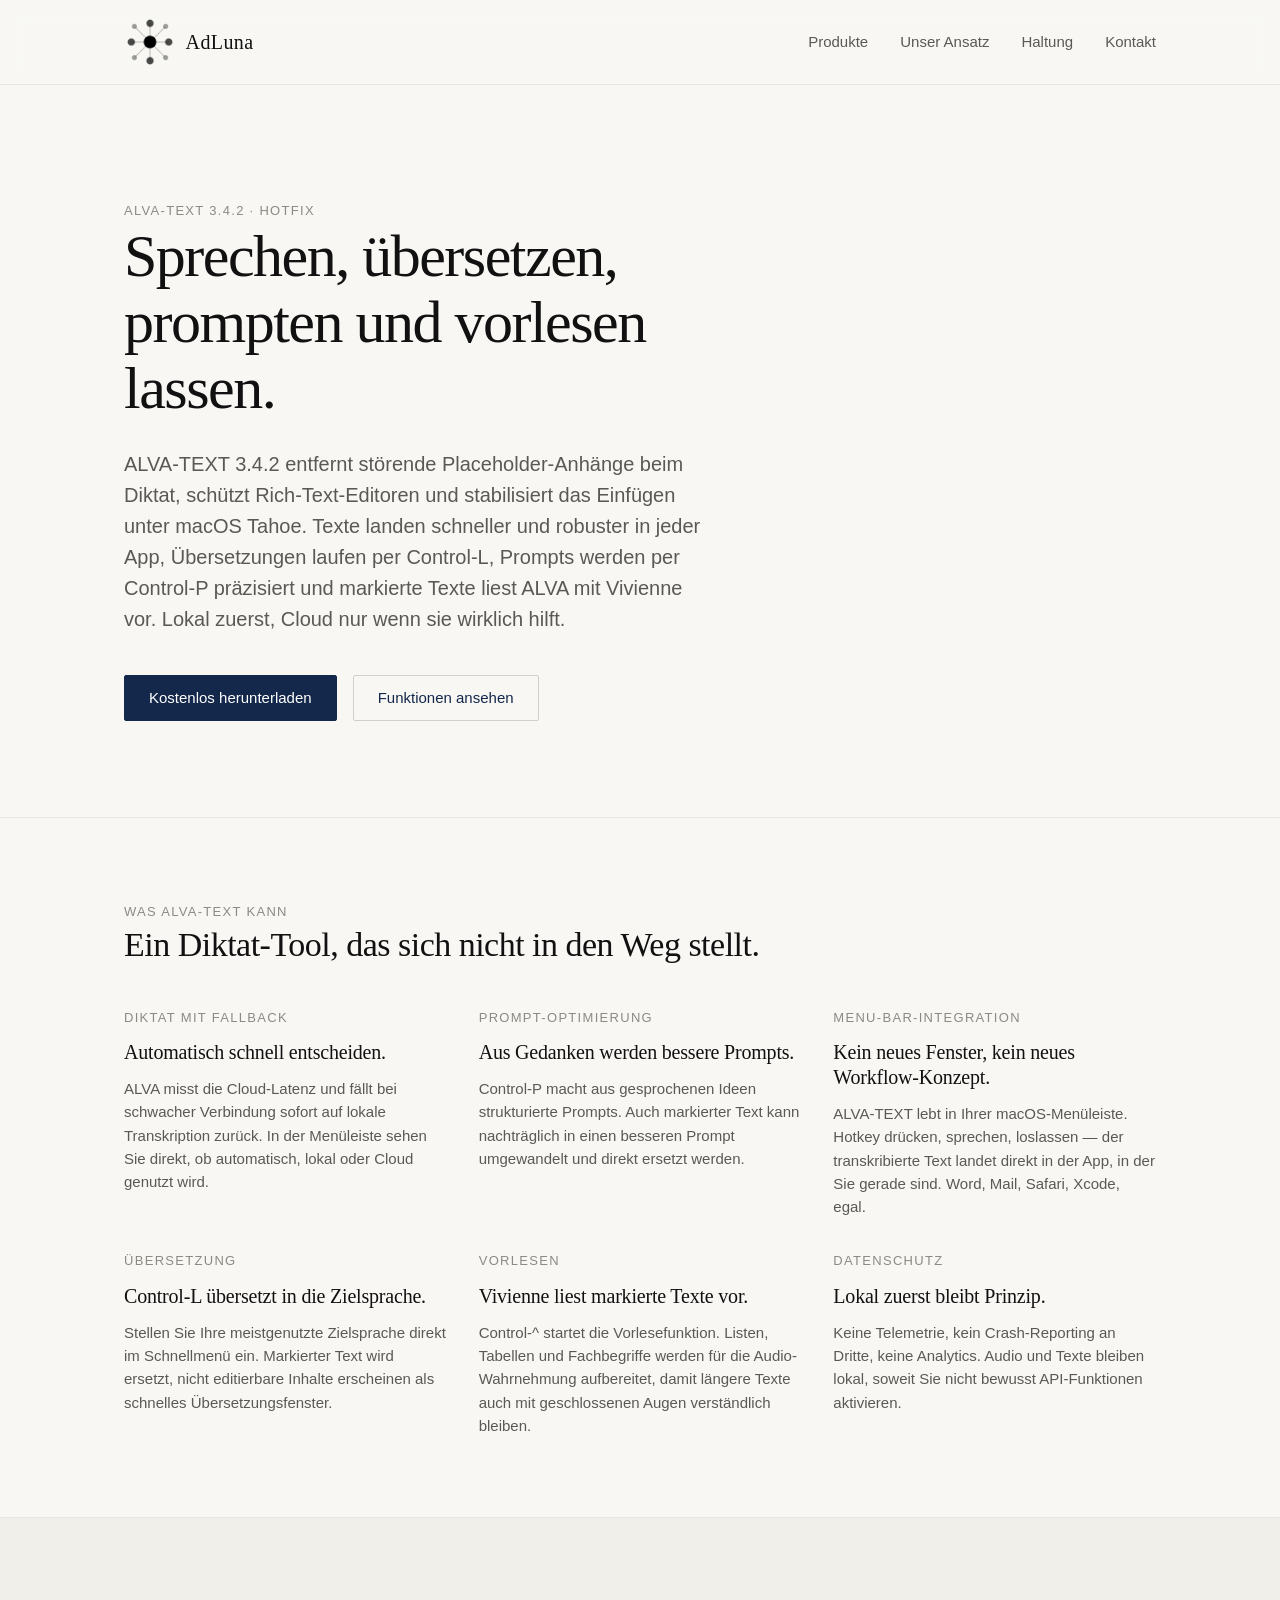
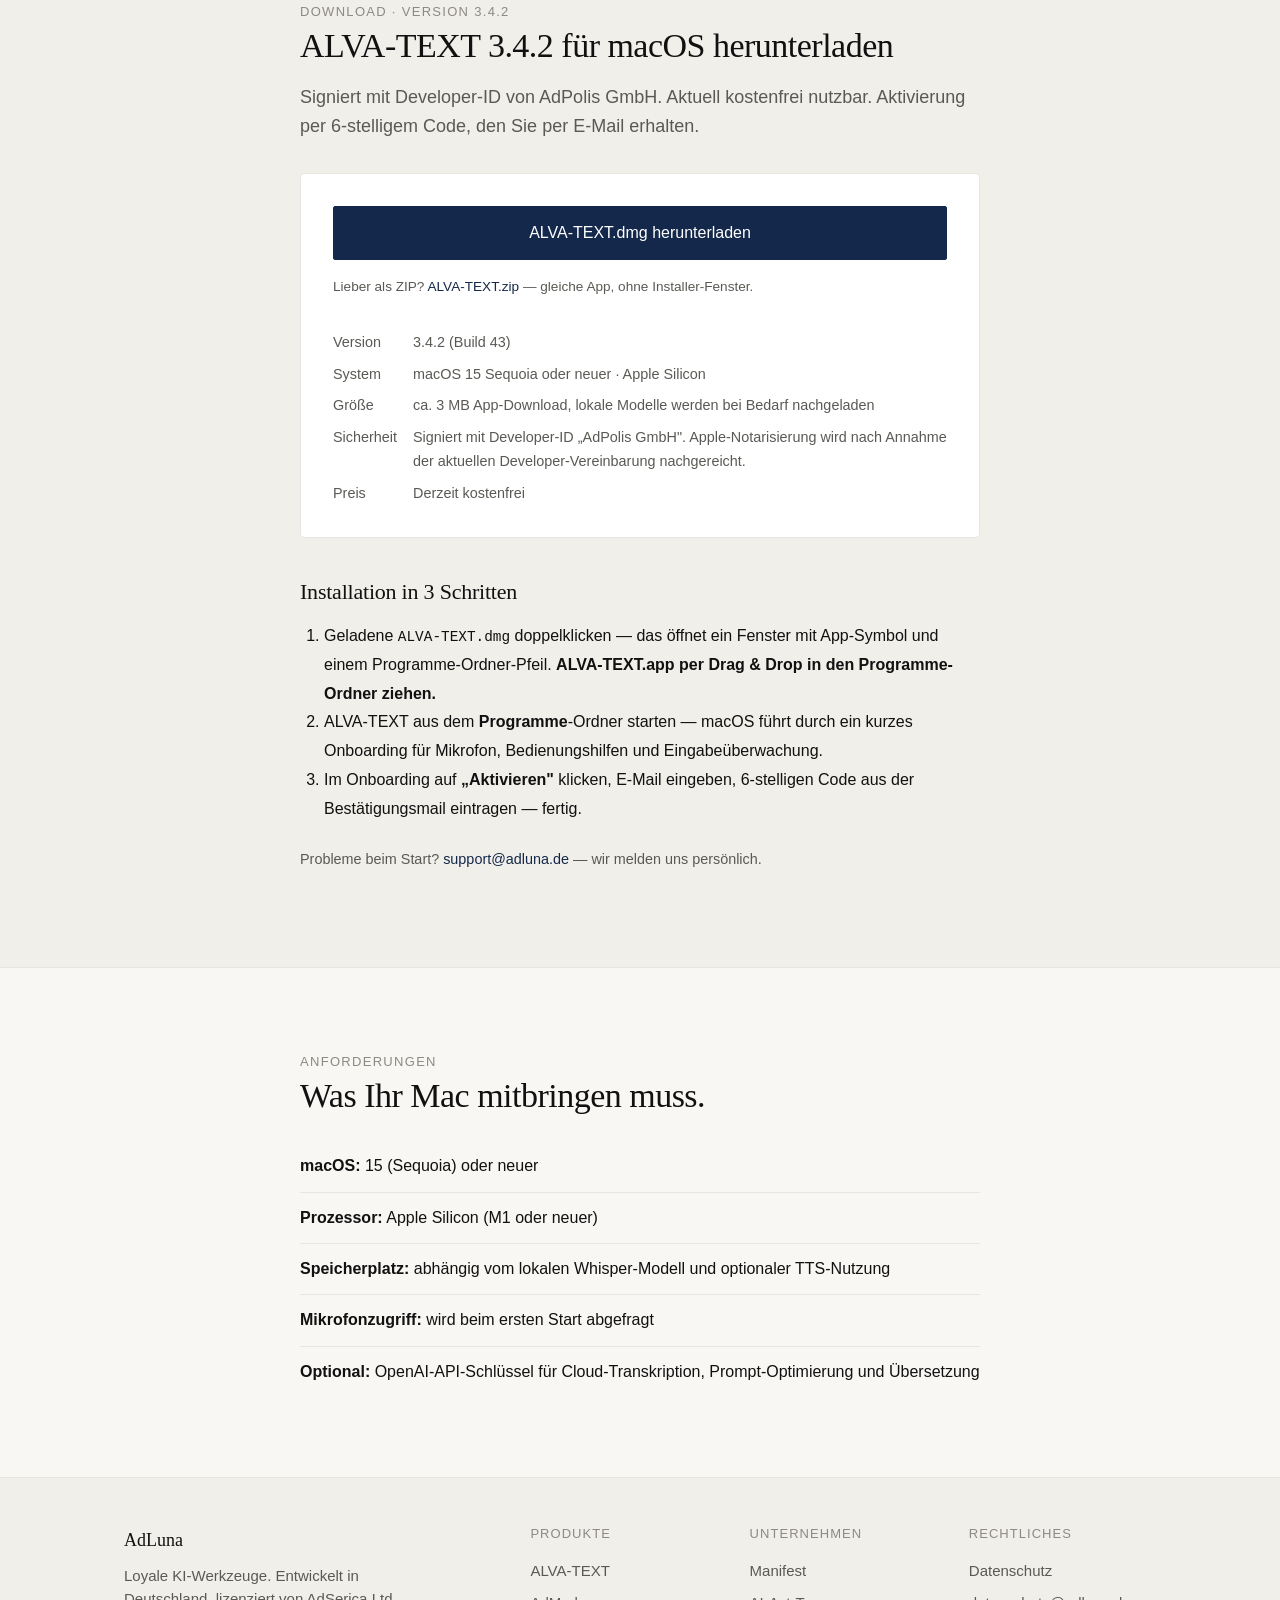
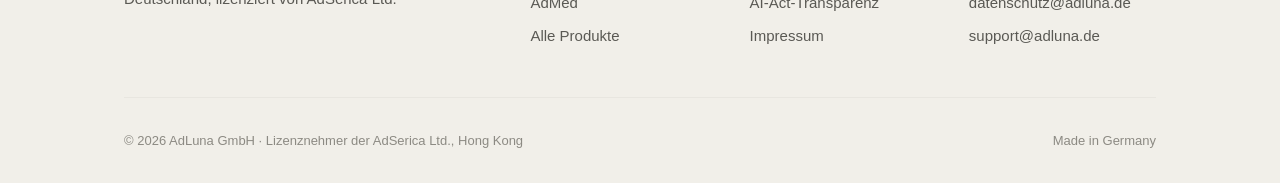
<file: web/adluna/alva-text.html>
<!DOCTYPE html>
<html lang="de">
<head>
    <meta charset="UTF-8">
    <meta name="viewport" content="width=device-width, initial-scale=1.0">
    <title>ALVA-TEXT 3.4.2 — Diktat, Übersetzung und Vorlesen für macOS.</title>
    <meta name="description" content="ALVA-TEXT 3.4.2 ist die macOS-Diktat-App von AdLuna. Schnelles Diktat, robustes Einfügen unter macOS Tahoe, lokale Whisper-Transkription, Cloud-Fallback, Prompt-Optimierung, Übersetzung und eloquentes Vorlesen mit Vivienne.">
    <link rel="stylesheet" href="styles.css">
</head>
<body>

<nav class="nav">
    <div class="nav-inner">
        <a href="index.html" class="nav-brand" style="display: inline-flex; align-items: center; gap: 0.6rem;"><img src="assets/logo/AdLuna-Logo-solo-dunkel-512.png" alt="AdLuna" width="52" height="52" style="width: 52px; height: 52px; object-fit: contain; display: block;"><span>AdLuna</span></a>
        <ul class="nav-links">
            <li><a href="index.html#produkte">Produkte</a></li>
            <li><a href="index.html#ansatz">Unser Ansatz</a></li>
            <li><a href="manifest.html">Haltung</a></li>
            <li><a href="index.html#kontakt">Kontakt</a></li>
        </ul>
    </div>
</nav>

<section class="hero">
    <div class="container">
        <span class="section-eyebrow">ALVA-TEXT 3.4.2 · Hotfix</span>
        <h1>Sprechen, übersetzen, prompten und vorlesen lassen.</h1>
        <p class="subhead">ALVA-TEXT 3.4.2 entfernt störende Placeholder-Anhänge beim Diktat, schützt Rich-Text-Editoren und stabilisiert das Einfügen unter macOS Tahoe. Texte landen schneller und robuster in jeder App, Übersetzungen laufen per Control-L, Prompts werden per Control-P präzisiert und markierte Texte liest ALVA mit Vivienne vor. Lokal zuerst, Cloud nur wenn sie wirklich hilft.</p>
        <div class="hero-actions">
            <a href="https://github.com/Alper-Scheel/alper-scheel/releases/download/v3.4.2/ALVA-TEXT.dmg" class="btn btn-primary" download>Kostenlos herunterladen</a>
            <a href="#features" class="btn btn-secondary">Funktionen ansehen</a>
        </div>
    </div>
</section>

<section id="features">
    <div class="container">
        <span class="section-eyebrow">Was ALVA-TEXT kann</span>
        <h2>Ein Diktat-Tool, das sich nicht in den Weg stellt.</h2>

        <div class="pillars" style="margin-top: 2.5rem;">
            <div class="pillar">
                <span class="pillar-label">Diktat mit Fallback</span>
                <h3>Automatisch schnell entscheiden.</h3>
                <p>ALVA misst die Cloud-Latenz und fällt bei schwacher Verbindung sofort auf lokale Transkription zurück. In der Menüleiste sehen Sie direkt, ob automatisch, lokal oder Cloud genutzt wird.</p>
            </div>

            <div class="pillar">
                <span class="pillar-label">Prompt-Optimierung</span>
                <h3>Aus Gedanken werden bessere Prompts.</h3>
                <p>Control-P macht aus gesprochenen Ideen strukturierte Prompts. Auch markierter Text kann nachträglich in einen besseren Prompt umgewandelt und direkt ersetzt werden.</p>
            </div>

            <div class="pillar">
                <span class="pillar-label">Menu-Bar-Integration</span>
                <h3>Kein neues Fenster, kein neues Workflow-Konzept.</h3>
                <p>ALVA-TEXT lebt in Ihrer macOS-Menüleiste. Hotkey drücken, sprechen, loslassen — der transkribierte Text landet direkt in der App, in der Sie gerade sind. Word, Mail, Safari, Xcode, egal.</p>
            </div>

            <div class="pillar">
                <span class="pillar-label">Übersetzung</span>
                <h3>Control-L übersetzt in die Zielsprache.</h3>
                <p>Stellen Sie Ihre meistgenutzte Zielsprache direkt im Schnellmenü ein. Markierter Text wird ersetzt, nicht editierbare Inhalte erscheinen als schnelles Übersetzungsfenster.</p>
            </div>

            <div class="pillar">
                <span class="pillar-label">Vorlesen</span>
                <h3>Vivienne liest markierte Texte vor.</h3>
                <p>Control-^ startet die Vorlesefunktion. Listen, Tabellen und Fachbegriffe werden für die Audio-Wahrnehmung aufbereitet, damit längere Texte auch mit geschlossenen Augen verständlich bleiben.</p>
            </div>

            <div class="pillar">
                <span class="pillar-label">Datenschutz</span>
                <h3>Lokal zuerst bleibt Prinzip.</h3>
                <p>Keine Telemetrie, kein Crash-Reporting an Dritte, keine Analytics. Audio und Texte bleiben lokal, soweit Sie nicht bewusst API-Funktionen aktivieren.</p>
            </div>
        </div>
    </div>
</section>

<section id="download" class="subtle">
    <div class="container">
        <div class="container-reading" style="padding: 0;">
            <span class="section-eyebrow">Download · Version 3.4.2</span>
            <h2>ALVA-TEXT 3.4.2 für macOS herunterladen</h2>
            <p class="lead">Signiert mit Developer-ID von AdPolis GmbH. Aktuell kostenfrei nutzbar. Aktivierung per 6-stelligem Code, den Sie per E-Mail erhalten.</p>

            <div style="background: var(--bg-card); border: 1px solid var(--border); border-radius: 4px; padding: 2rem; margin-top: 2rem;">
                <div style="display: flex; flex-direction: column; gap: 1rem;">
                    <a href="https://github.com/Alper-Scheel/alper-scheel/releases/download/v3.4.2/ALVA-TEXT.dmg" class="btn btn-primary" style="font-size: 1rem; padding: 1rem 1.5rem;" download>
                        ALVA-TEXT.dmg herunterladen
                    </a>
                    <p style="margin: 0; font-size: 0.85rem; color: var(--text-muted);">
                        Lieber als ZIP? <a href="https://github.com/Alper-Scheel/alper-scheel/releases/download/v3.4.2/ALVA-TEXT.zip" download>ALVA-TEXT.zip</a> — gleiche App, ohne Installer-Fenster.
                    </p>
                    <div style="display: grid; grid-template-columns: auto 1fr; gap: 0.5rem 1rem; font-size: 0.9rem; color: var(--text-muted); margin-top: 1rem;">
                        <div>Version</div><div>3.4.2 (Build 43)</div>
                        <div>System</div><div>macOS 15 Sequoia oder neuer · Apple Silicon</div>
                        <div>Größe</div><div>ca. 3 MB App-Download, lokale Modelle werden bei Bedarf nachgeladen</div>
                        <div>Sicherheit</div><div>Signiert mit Developer-ID „AdPolis GmbH". Apple-Notarisierung wird nach Annahme der aktuellen Developer-Vereinbarung nachgereicht.</div>
                        <div>Preis</div><div>Derzeit kostenfrei</div>
                    </div>
                </div>
            </div>

            <h3 style="margin-top: 2.5rem;">Installation in 3 Schritten</h3>
            <ol style="padding-left: 1.5rem; margin-top: 1rem; line-height: 1.8;">
                <li>Geladene <code style="font-family: var(--font-mono); font-size: 0.9rem;">ALVA-TEXT.dmg</code> doppelklicken — das öffnet ein Fenster mit App-Symbol und einem Programme-Ordner-Pfeil. <strong>ALVA-TEXT.app per Drag &amp; Drop in den Programme-Ordner ziehen.</strong></li>
                <li>ALVA-TEXT aus dem <strong>Programme</strong>-Ordner starten — macOS führt durch ein kurzes Onboarding für Mikrofon, Bedienungshilfen und Eingabeüberwachung.</li>
                <li>Im Onboarding auf <strong>„Aktivieren"</strong> klicken, E-Mail eingeben, 6-stelligen Code aus der Bestätigungsmail eintragen — fertig.</li>
            </ol>

            <p style="margin-top: 1.5rem; color: var(--text-muted); font-size: 0.9rem;">
                Probleme beim Start? <a href="mailto:support@adluna.de">support@adluna.de</a> — wir melden uns persönlich.
            </p>
        </div>
    </div>
</section>

<section>
    <div class="container">
        <div class="container-reading" style="padding: 0;">
            <span class="section-eyebrow">Anforderungen</span>
            <h2>Was Ihr Mac mitbringen muss.</h2>
            <ul style="list-style: none; padding: 0; margin-top: 1.5rem;">
                <li style="padding: 0.75rem 0; border-bottom: 1px solid var(--border);"><strong>macOS:</strong> 15 (Sequoia) oder neuer</li>
                <li style="padding: 0.75rem 0; border-bottom: 1px solid var(--border);"><strong>Prozessor:</strong> Apple Silicon (M1 oder neuer)</li>
                <li style="padding: 0.75rem 0; border-bottom: 1px solid var(--border);"><strong>Speicherplatz:</strong> abhängig vom lokalen Whisper-Modell und optionaler TTS-Nutzung</li>
                <li style="padding: 0.75rem 0; border-bottom: 1px solid var(--border);"><strong>Mikrofonzugriff:</strong> wird beim ersten Start abgefragt</li>
                <li style="padding: 0.75rem 0;"><strong>Optional:</strong> OpenAI-API-Schlüssel für Cloud-Transkription, Prompt-Optimierung und Übersetzung</li>
            </ul>
        </div>
    </div>
</section>

<footer class="footer">
    <div class="container">
        <div class="footer-cols">
            <div class="footer-col">
                <div class="footer-brand">AdLuna</div>
                <p class="footer-tagline">Loyale KI-Werkzeuge. Entwickelt in Deutschland, lizenziert von AdSerica Ltd.</p>
            </div>
            <div class="footer-col">
                <h4>Produkte</h4>
                <ul>
                    <li><a href="alva-text.html">ALVA-TEXT</a></li>
                    <li><a href="admed.html">AdMed</a></li>
                    <li><a href="index.html#produkte">Alle Produkte</a></li>
                </ul>
            </div>
            <div class="footer-col">
                <h4>Unternehmen</h4>
                <ul>
                    <li><a href="manifest.html">Manifest</a></li>
                    <li><a href="ai-act.html">AI-Act-Transparenz</a></li>
                    <li><a href="impressum.html">Impressum</a></li>
                </ul>
            </div>
            <div class="footer-col">
                <h4>Rechtliches</h4>
                <ul>
                    <li><a href="datenschutz.html">Datenschutz</a></li>
                    <li><a href="mailto:datenschutz@adluna.de">datenschutz@adluna.de</a></li>
                    <li><a href="mailto:support@adluna.de">support@adluna.de</a></li>
                </ul>
            </div>
        </div>
        <div class="footer-bottom">
            <div>© 2026 AdLuna GmbH · Lizenznehmer der AdSerica Ltd., Hong Kong</div>
            <div>Made in Germany</div>
        </div>
    </div>
</footer>

</body>
</html>
</file>
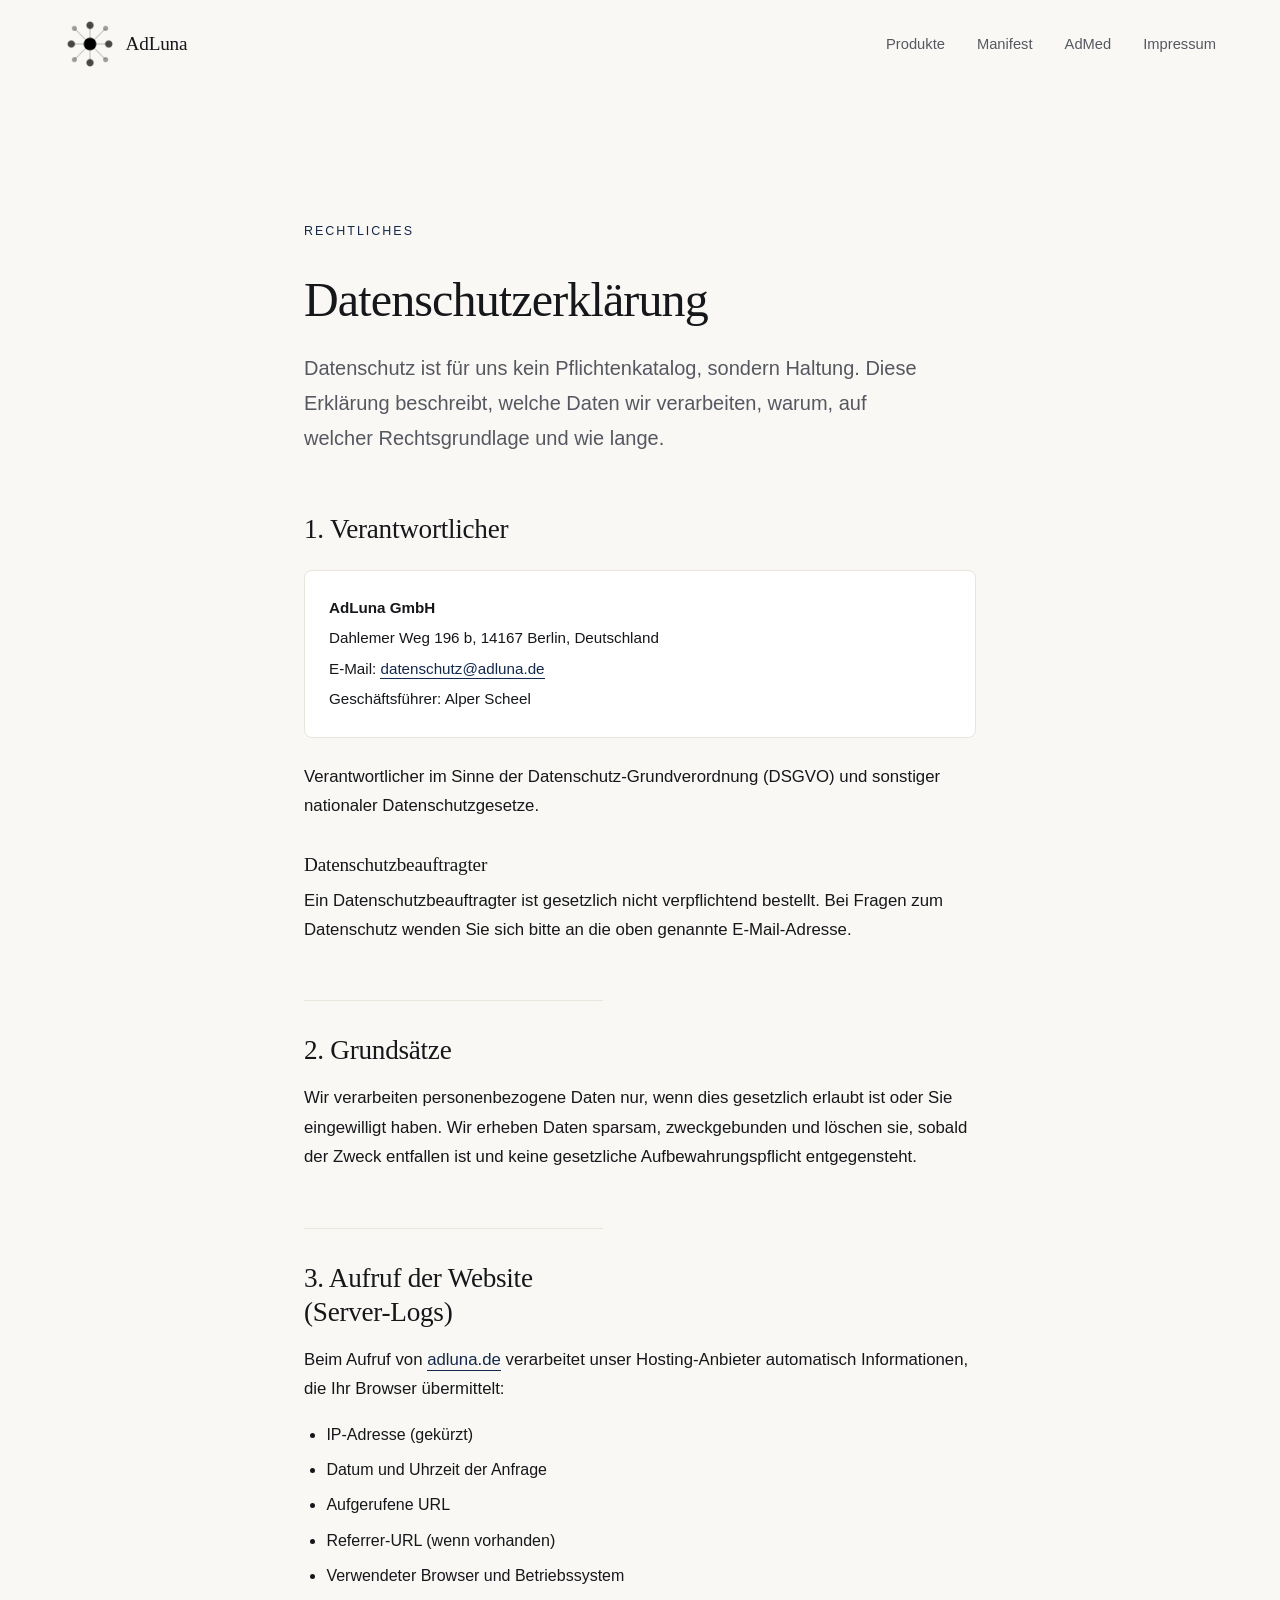
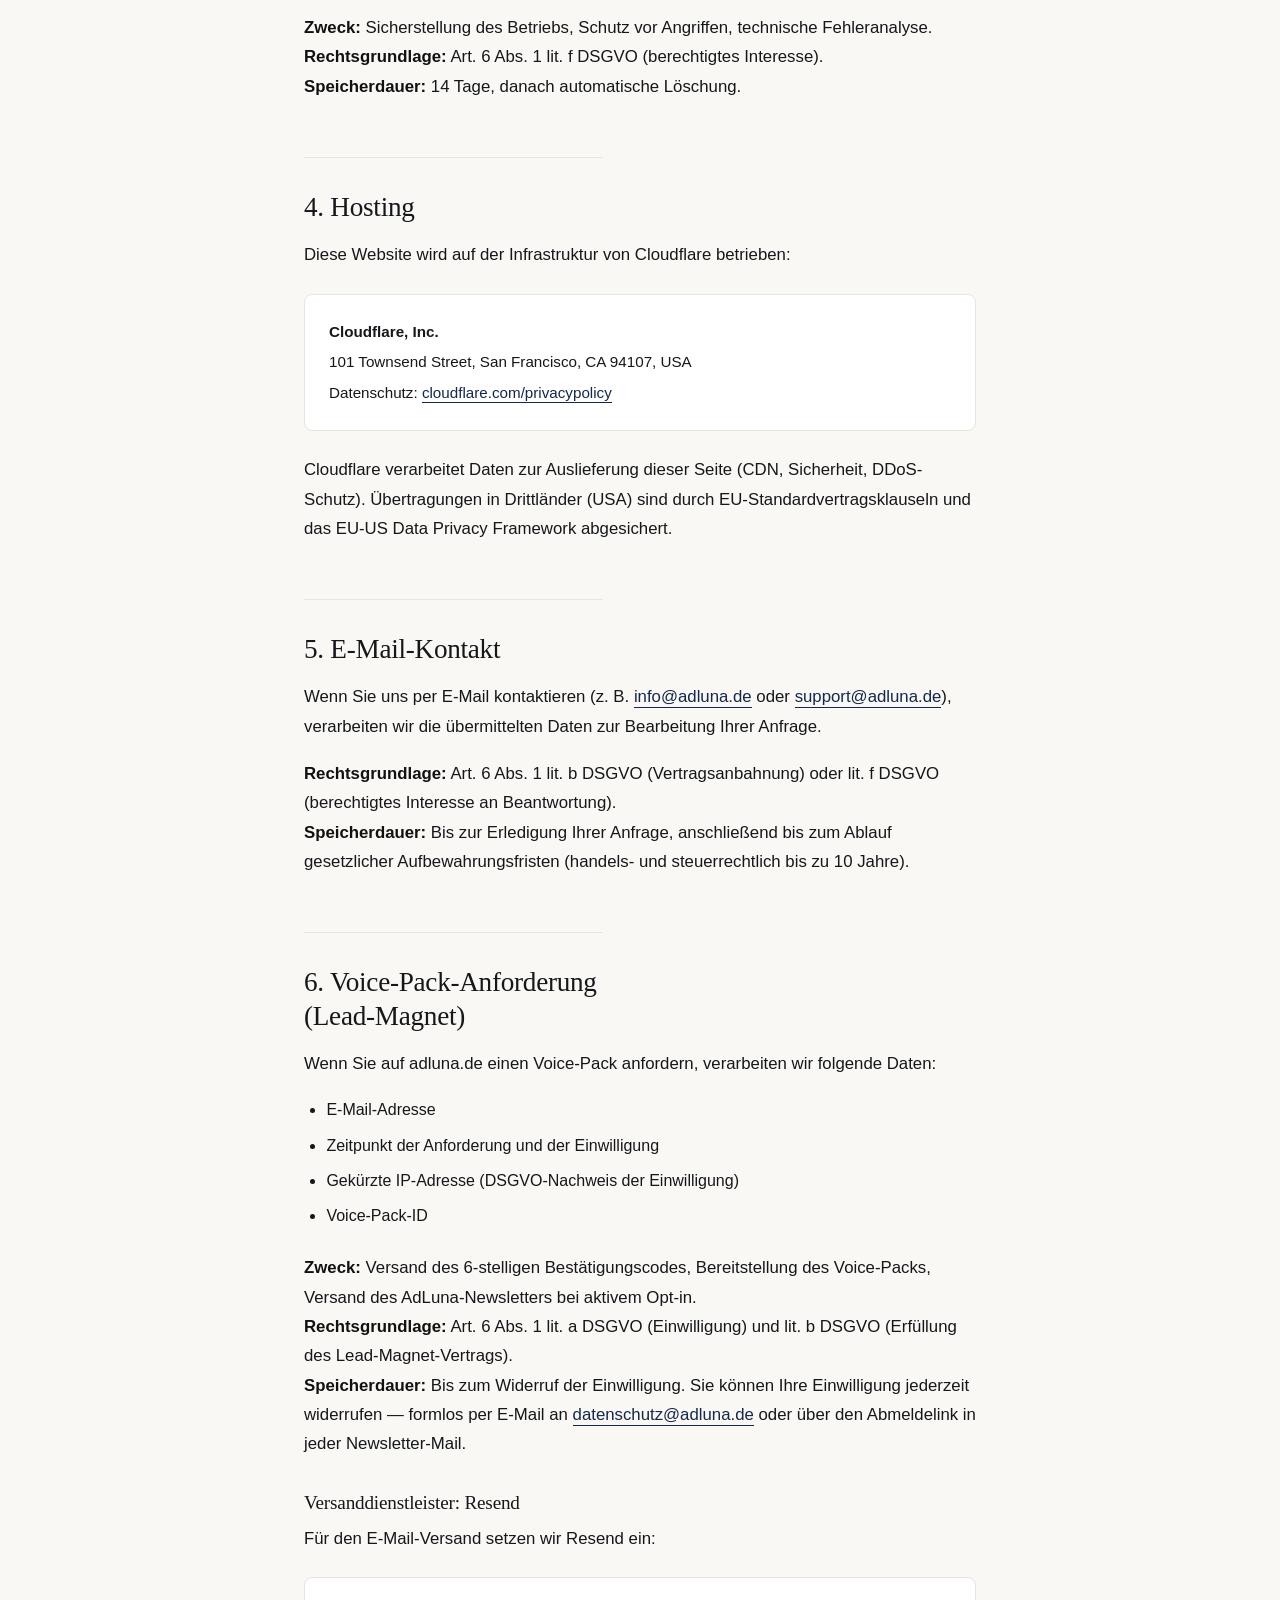
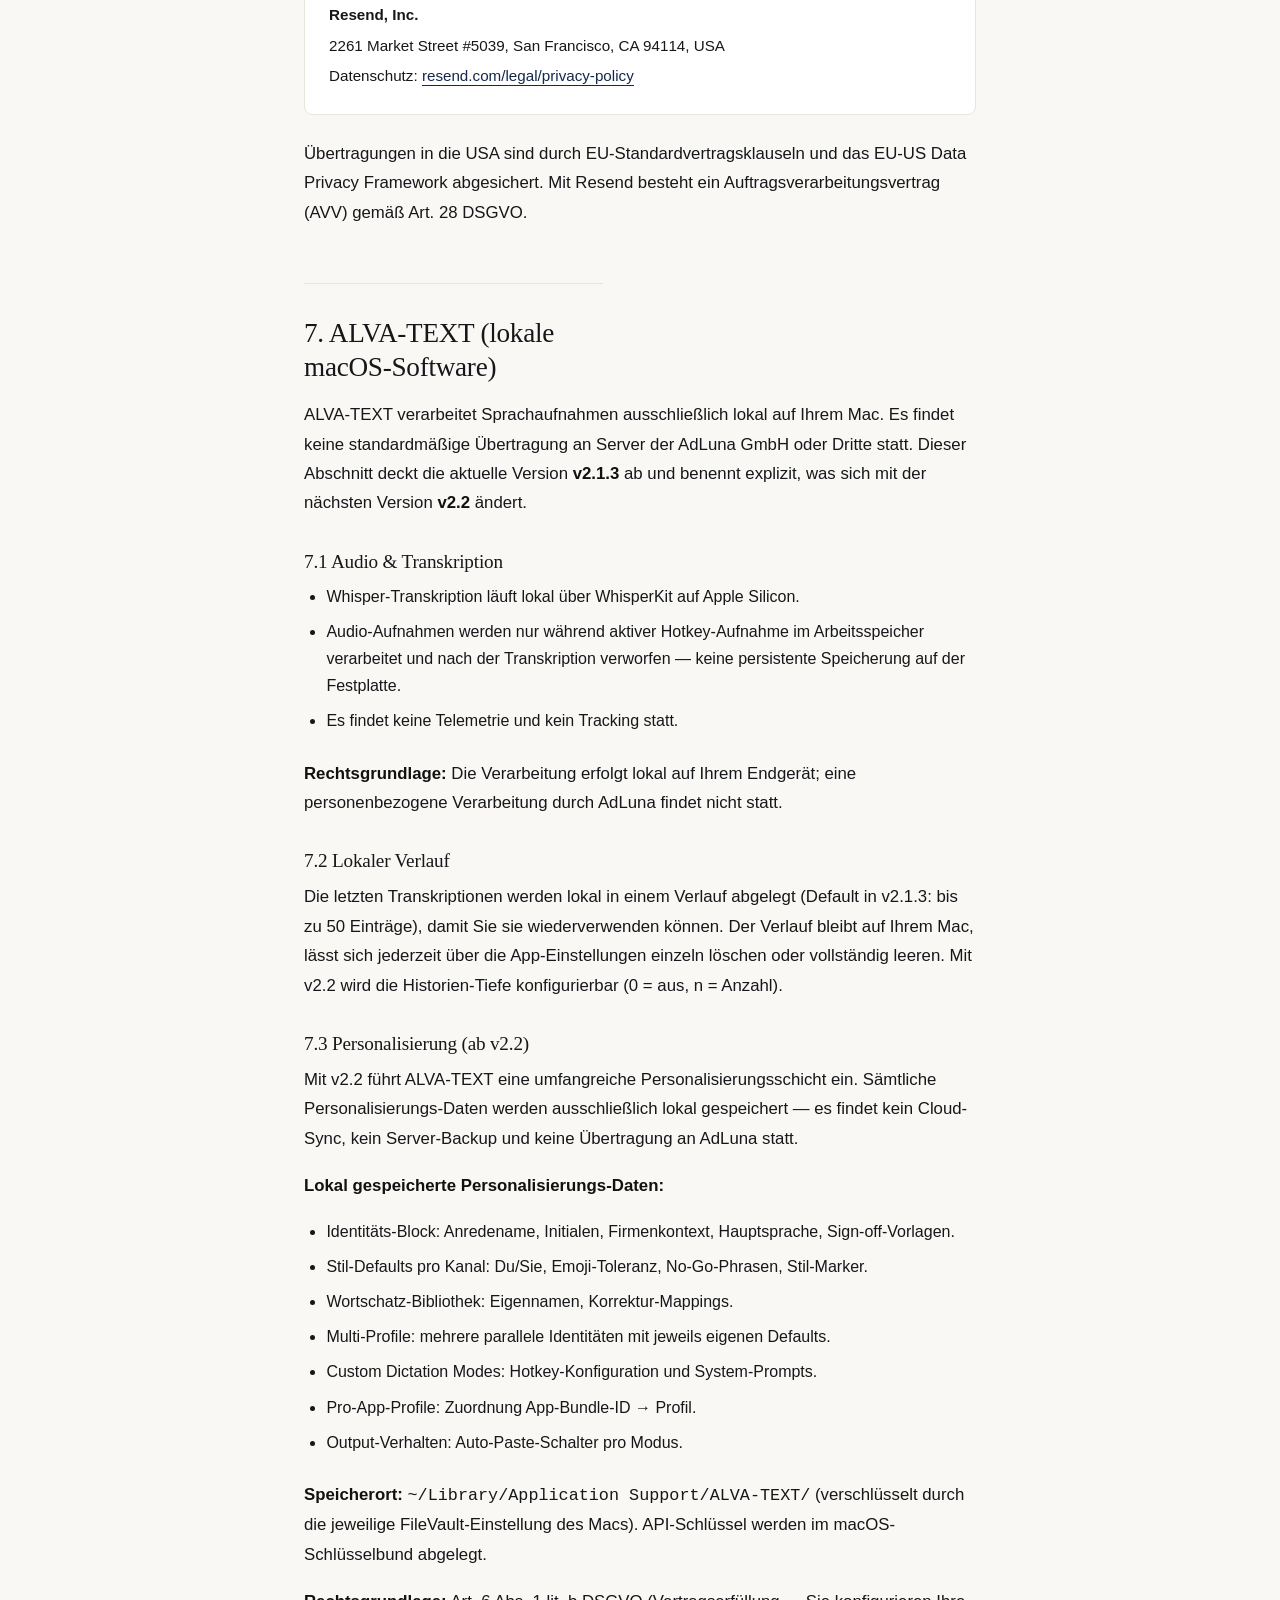
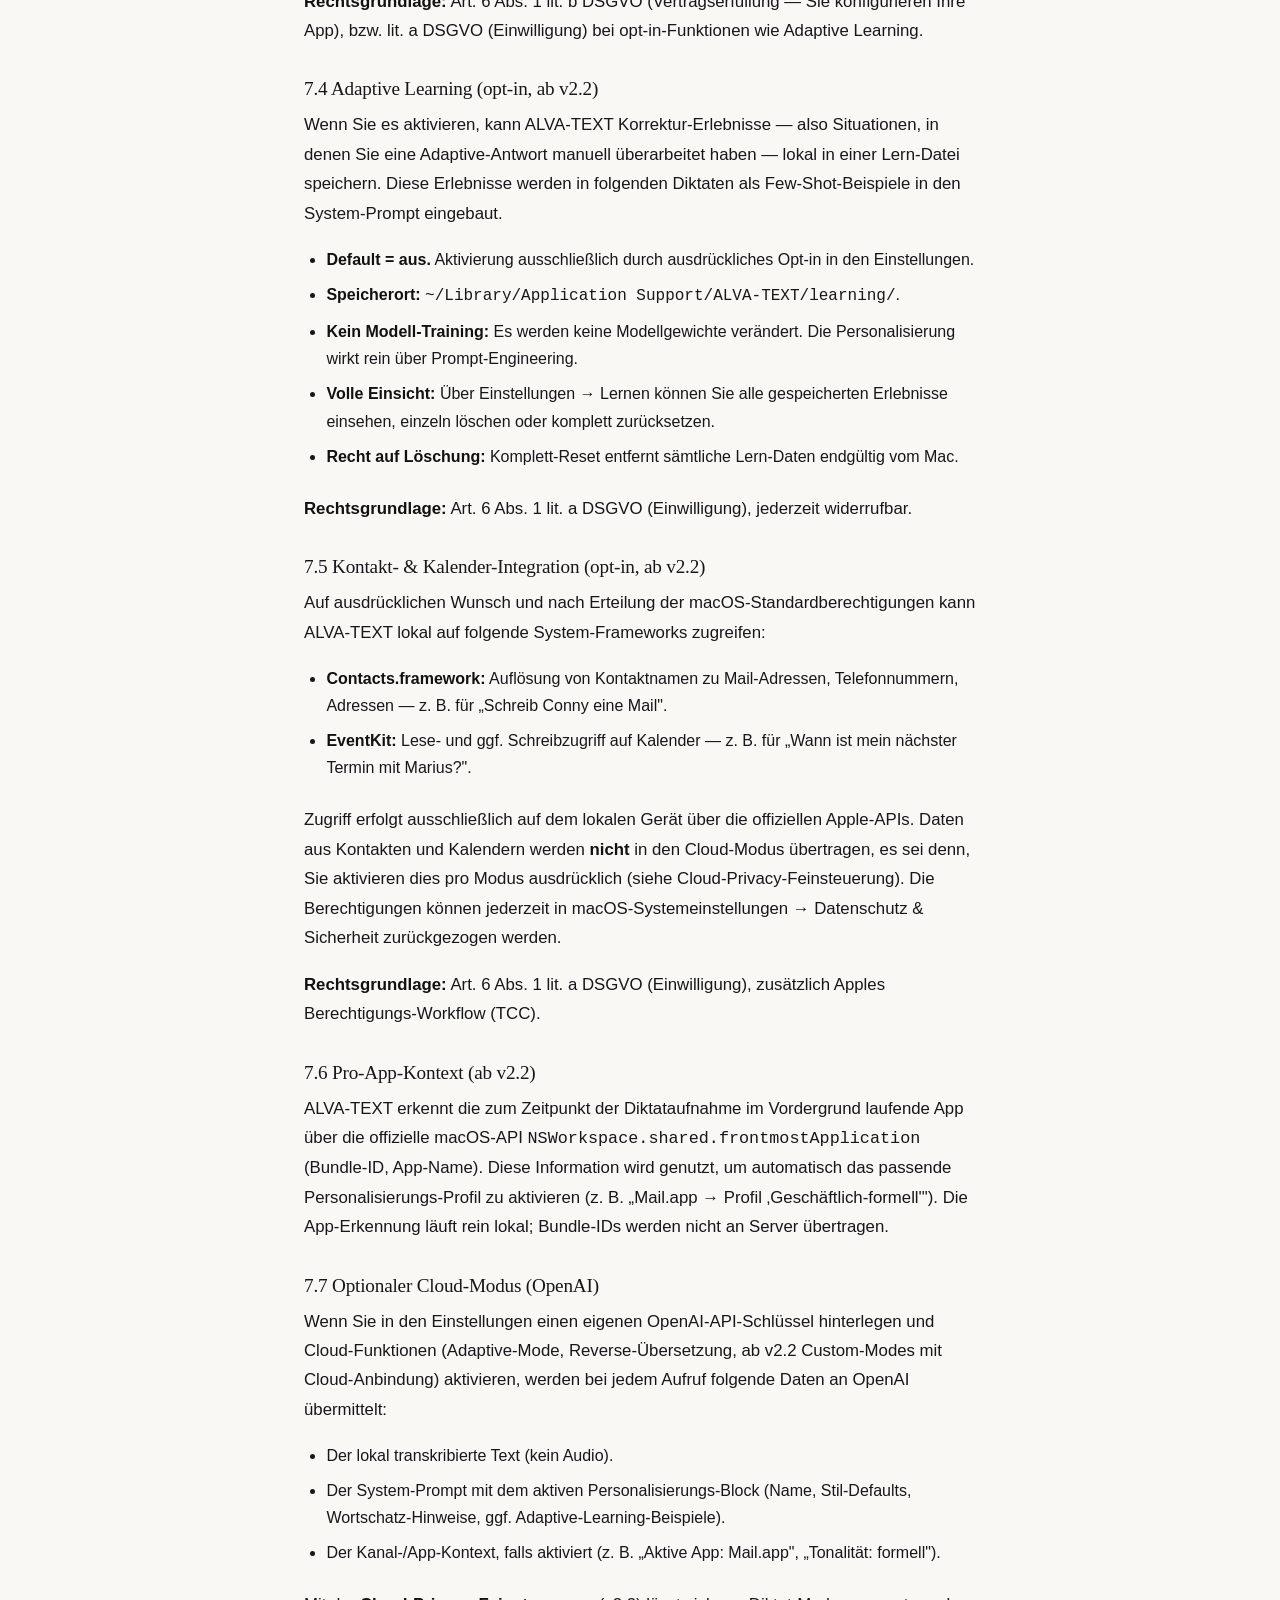
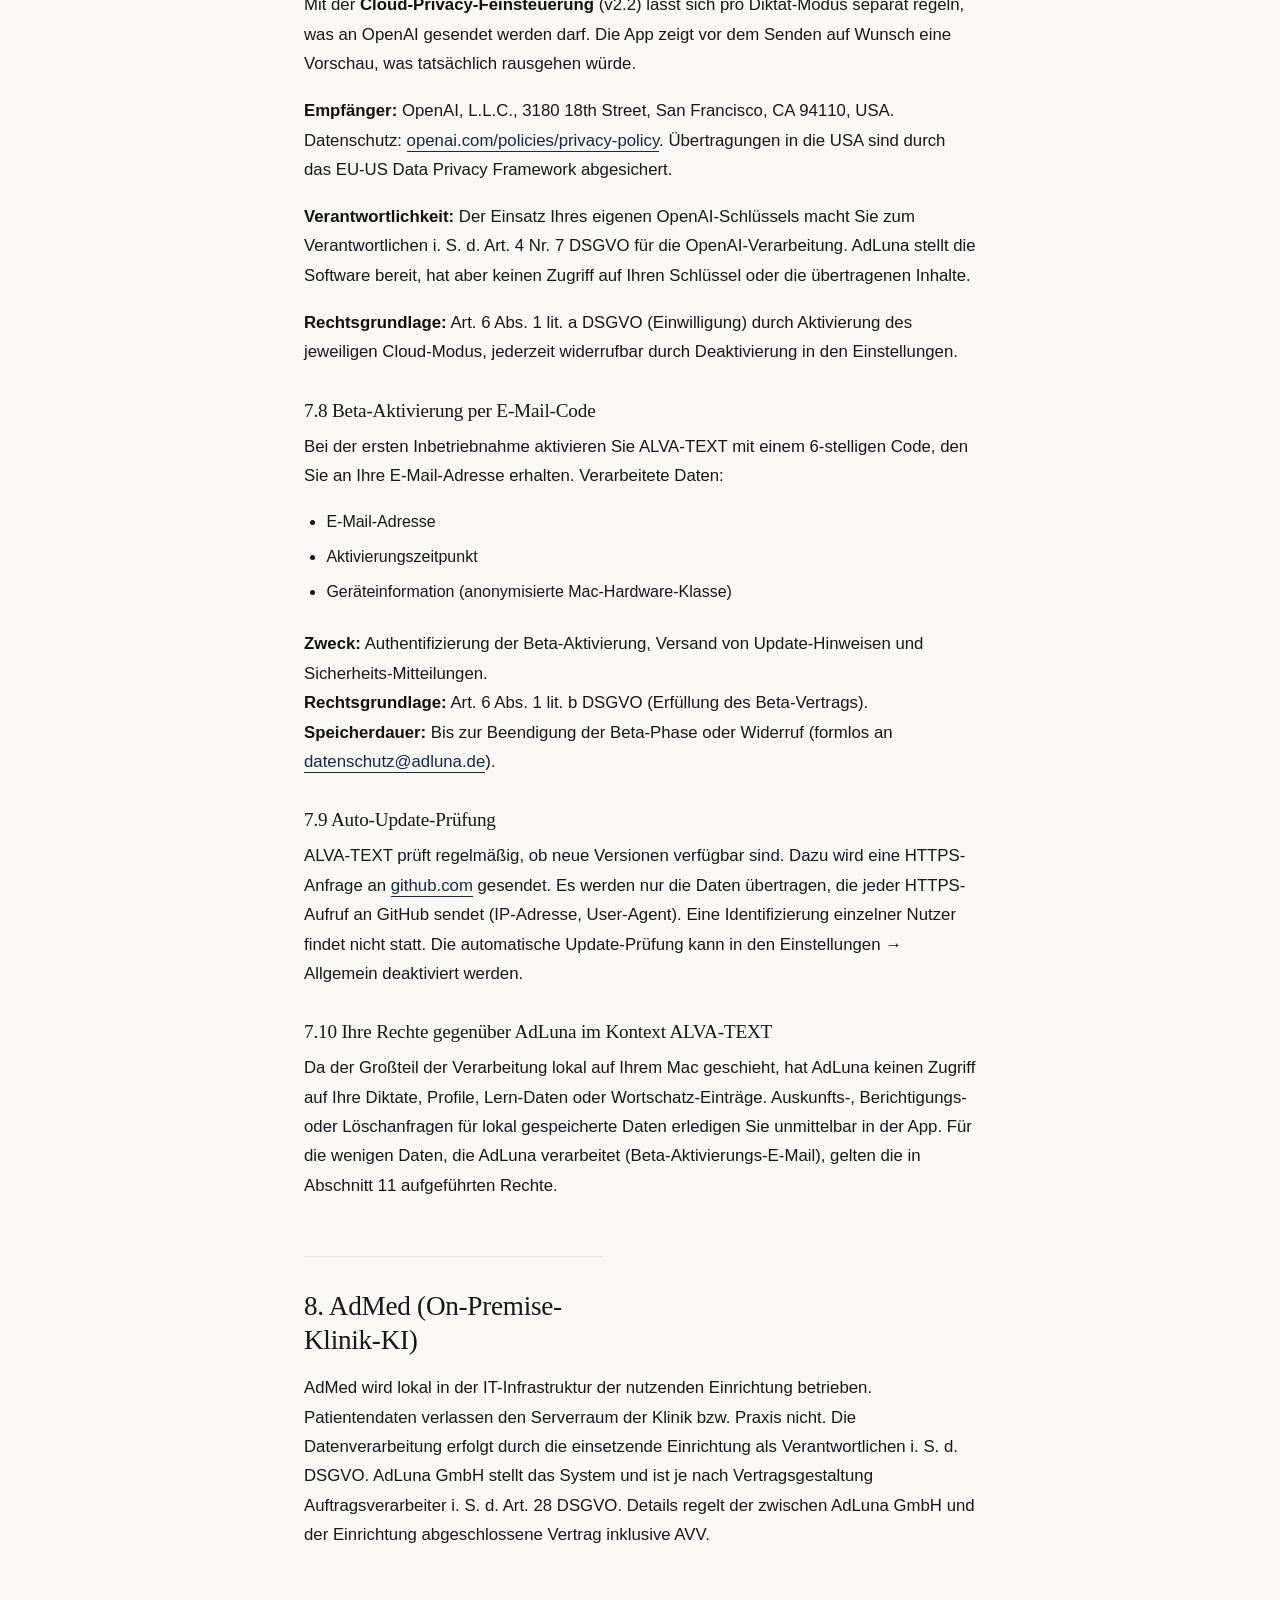
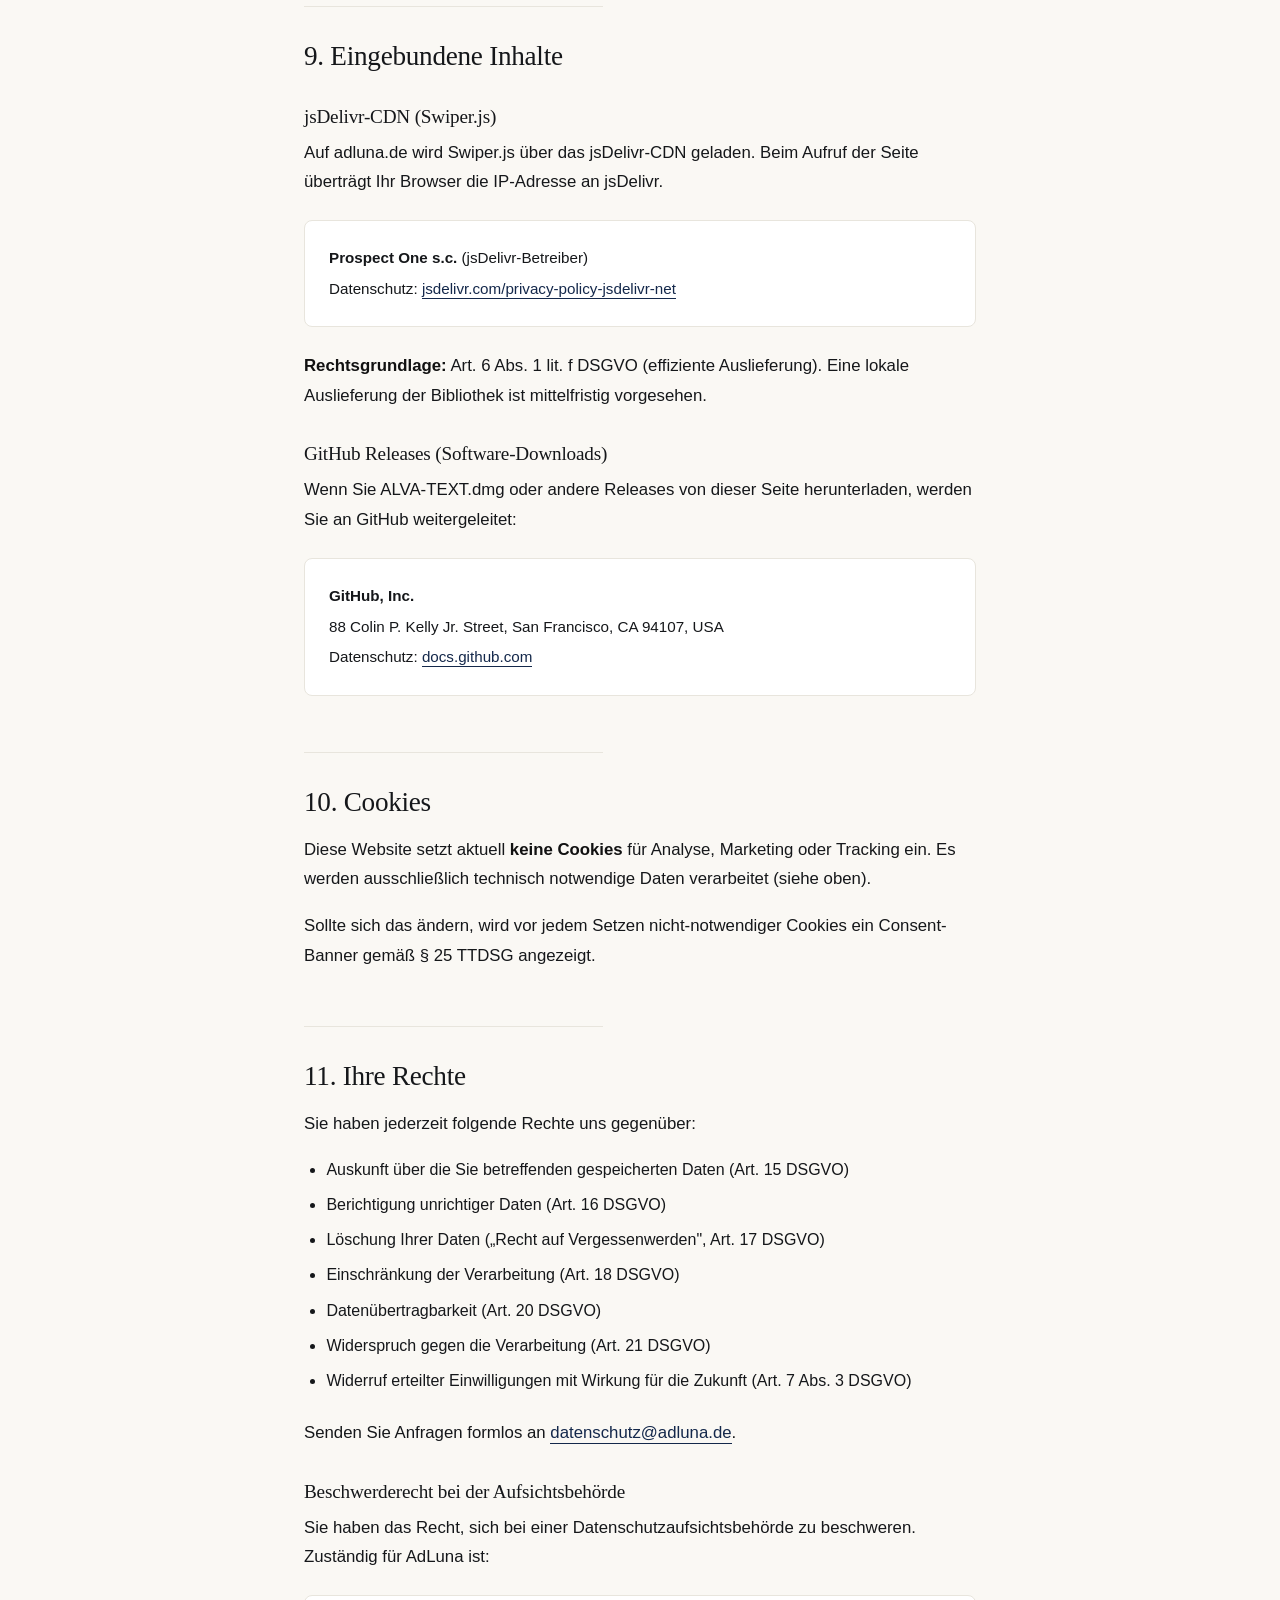
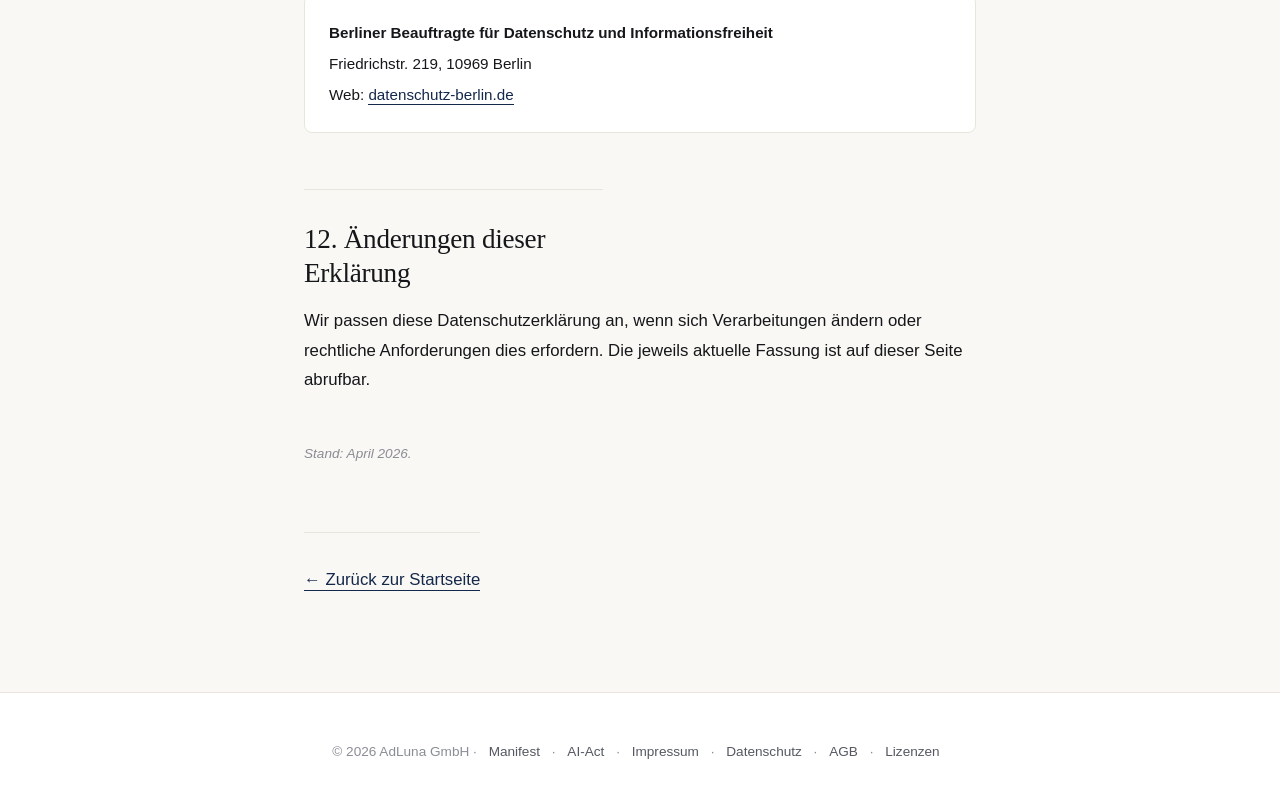
<file: web/adluna/datenschutz.html>
<!DOCTYPE html>
<html lang="de">
<head>
    <meta charset="UTF-8">
    <meta name="viewport" content="width=device-width, initial-scale=1.0">
    <title>Datenschutzerklärung — AdLuna</title>
    <meta name="description" content="DSGVO-konforme Datenschutzerklärung für adluna.de und die unter AdLuna vertriebenen Produkte.">
    <link rel="stylesheet" href="styles.css">
    <link rel="stylesheet" href="styles-v3.css">
</head>
<body>

<nav class="v3-nav" id="v3-nav">
    <div class="v3-nav-inner">
        <a href="index.html" class="v3-nav-brand">
            <img class="v3-logo-mark" src="assets/logo/AdLuna-Logo-solo-dunkel-512.png" alt="AdLuna" width="52" height="52">
            <span>AdLuna</span>
        </a>
        <ul class="v3-nav-links">
            <li><a href="produkte.html">Produkte</a></li>
            <li><a href="manifest.html">Manifest</a></li>
            <li><a href="admed.html">AdMed</a></li>
            <li><a href="impressum.html">Impressum</a></li>
        </ul>
    </div>
</nav>

<article class="v3-article">
    <div class="v3-reading">
        <span class="v3-eyebrow v3-eyebrow-accent">Rechtliches</span>
        <h1 class="v3">Datenschutzerklärung</h1>
        <p class="v3-lead">Datenschutz ist für uns kein Pflichtenkatalog, sondern Haltung. Diese Erklärung beschreibt, welche Daten wir verarbeiten, warum, auf welcher Rechtsgrundlage und wie lange.</p>

        <h2 class="v3">1. Verantwortlicher</h2>
        <div class="v3-meta">
            <p><strong>AdLuna GmbH</strong></p>
            <p>Dahlemer Weg 196 b, 14167 Berlin, Deutschland</p>
            <p>E-Mail: <a href="mailto:datenschutz@adluna.de">datenschutz@adluna.de</a></p>
            <p>Geschäftsführer: Alper Scheel</p>
        </div>
        <p>Verantwortlicher im Sinne der Datenschutz-Grundverordnung (DSGVO) und sonstiger nationaler Datenschutzgesetze.</p>

        <h3 class="v3">Datenschutzbeauftragter</h3>
        <p>Ein Datenschutzbeauftragter ist gesetzlich nicht verpflichtend bestellt. Bei Fragen zum Datenschutz wenden Sie sich bitte an die oben genannte E-Mail-Adresse.</p>

        <h2 class="v3">2. Grundsätze</h2>
        <p>Wir verarbeiten personenbezogene Daten nur, wenn dies gesetzlich erlaubt ist oder Sie eingewilligt haben. Wir erheben Daten sparsam, zweckgebunden und löschen sie, sobald der Zweck entfallen ist und keine gesetzliche Aufbewahrungspflicht entgegensteht.</p>

        <h2 class="v3">3. Aufruf der Website (Server-Logs)</h2>
        <p>Beim Aufruf von <a href="https://adluna.de">adluna.de</a> verarbeitet unser Hosting-Anbieter automatisch Informationen, die Ihr Browser übermittelt:</p>
        <ul>
            <li>IP-Adresse (gekürzt)</li>
            <li>Datum und Uhrzeit der Anfrage</li>
            <li>Aufgerufene URL</li>
            <li>Referrer-URL (wenn vorhanden)</li>
            <li>Verwendeter Browser und Betriebssystem</li>
        </ul>
        <p><strong>Zweck:</strong> Sicherstellung des Betriebs, Schutz vor Angriffen, technische Fehleranalyse.<br>
        <strong>Rechtsgrundlage:</strong> Art. 6 Abs. 1 lit. f DSGVO (berechtigtes Interesse).<br>
        <strong>Speicherdauer:</strong> 14 Tage, danach automatische Löschung.</p>

        <h2 class="v3">4. Hosting</h2>
        <p>Diese Website wird auf der Infrastruktur von Cloudflare betrieben:</p>
        <div class="v3-meta">
            <p><strong>Cloudflare, Inc.</strong></p>
            <p>101 Townsend Street, San Francisco, CA 94107, USA</p>
            <p>Datenschutz: <a href="https://www.cloudflare.com/privacypolicy/" target="_blank" rel="noopener">cloudflare.com/privacypolicy</a></p>
        </div>
        <p>Cloudflare verarbeitet Daten zur Auslieferung dieser Seite (CDN, Sicherheit, DDoS-Schutz). Übertragungen in Drittländer (USA) sind durch EU-Standardvertragsklauseln und das EU-US Data Privacy Framework abgesichert.</p>

        <h2 class="v3">5. E-Mail-Kontakt</h2>
        <p>Wenn Sie uns per E-Mail kontaktieren (z. B. <a href="mailto:info@adluna.de">info@adluna.de</a> oder <a href="mailto:support@adluna.de">support@adluna.de</a>), verarbeiten wir die übermittelten Daten zur Bearbeitung Ihrer Anfrage.</p>
        <p><strong>Rechtsgrundlage:</strong> Art. 6 Abs. 1 lit. b DSGVO (Vertragsanbahnung) oder lit. f DSGVO (berechtigtes Interesse an Beantwortung).<br>
        <strong>Speicherdauer:</strong> Bis zur Erledigung Ihrer Anfrage, anschließend bis zum Ablauf gesetzlicher Aufbewahrungsfristen (handels- und steuerrechtlich bis zu 10 Jahre).</p>

        <h2 class="v3">6. Voice-Pack-Anforderung (Lead-Magnet)</h2>
        <p>Wenn Sie auf adluna.de einen Voice-Pack anfordern, verarbeiten wir folgende Daten:</p>
        <ul>
            <li>E-Mail-Adresse</li>
            <li>Zeitpunkt der Anforderung und der Einwilligung</li>
            <li>Gekürzte IP-Adresse (DSGVO-Nachweis der Einwilligung)</li>
            <li>Voice-Pack-ID</li>
        </ul>
        <p><strong>Zweck:</strong> Versand des 6-stelligen Bestätigungscodes, Bereitstellung des Voice-Packs, Versand des AdLuna-Newsletters bei aktivem Opt-in.<br>
        <strong>Rechtsgrundlage:</strong> Art. 6 Abs. 1 lit. a DSGVO (Einwilligung) und lit. b DSGVO (Erfüllung des Lead-Magnet-Vertrags).<br>
        <strong>Speicherdauer:</strong> Bis zum Widerruf der Einwilligung. Sie können Ihre Einwilligung jederzeit widerrufen — formlos per E-Mail an <a href="mailto:datenschutz@adluna.de">datenschutz@adluna.de</a> oder über den Abmeldelink in jeder Newsletter-Mail.</p>

        <h3 class="v3">Versanddienstleister: Resend</h3>
        <p>Für den E-Mail-Versand setzen wir Resend ein:</p>
        <div class="v3-meta">
            <p><strong>Resend, Inc.</strong></p>
            <p>2261 Market Street #5039, San Francisco, CA 94114, USA</p>
            <p>Datenschutz: <a href="https://resend.com/legal/privacy-policy" target="_blank" rel="noopener">resend.com/legal/privacy-policy</a></p>
        </div>
        <p>Übertragungen in die USA sind durch EU-Standardvertragsklauseln und das EU-US Data Privacy Framework abgesichert. Mit Resend besteht ein Auftragsverarbeitungsvertrag (AVV) gemäß Art. 28 DSGVO.</p>

        <h2 class="v3" id="alva-text">7. ALVA-TEXT (lokale macOS-Software)</h2>
        <p>ALVA-TEXT verarbeitet Sprachaufnahmen ausschließlich lokal auf Ihrem Mac. Es findet keine standardmäßige Übertragung an Server der AdLuna GmbH oder Dritte statt. Dieser Abschnitt deckt die aktuelle Version <strong>v2.1.3</strong> ab und benennt explizit, was sich mit der nächsten Version <strong>v2.2</strong> ändert.</p>

        <h3 class="v3">7.1 Audio &amp; Transkription</h3>
        <ul>
            <li>Whisper-Transkription läuft lokal über WhisperKit auf Apple Silicon.</li>
            <li>Audio-Aufnahmen werden nur während aktiver Hotkey-Aufnahme im Arbeitsspeicher verarbeitet und nach der Transkription verworfen — keine persistente Speicherung auf der Festplatte.</li>
            <li>Es findet keine Telemetrie und kein Tracking statt.</li>
        </ul>
        <p><strong>Rechtsgrundlage:</strong> Die Verarbeitung erfolgt lokal auf Ihrem Endgerät; eine personenbezogene Verarbeitung durch AdLuna findet nicht statt.</p>

        <h3 class="v3">7.2 Lokaler Verlauf</h3>
        <p>Die letzten Transkriptionen werden lokal in einem Verlauf abgelegt (Default in v2.1.3: bis zu 50 Einträge), damit Sie sie wiederverwenden können. Der Verlauf bleibt auf Ihrem Mac, lässt sich jederzeit über die App-Einstellungen einzeln löschen oder vollständig leeren. Mit v2.2 wird die Historien-Tiefe konfigurierbar (0 = aus, n = Anzahl).</p>

        <h3 class="v3">7.3 Personalisierung (ab v2.2)</h3>
        <p>Mit v2.2 führt ALVA-TEXT eine umfangreiche Personalisierungsschicht ein. Sämtliche Personalisierungs-Daten werden ausschließlich lokal gespeichert — es findet kein Cloud-Sync, kein Server-Backup und keine Übertragung an AdLuna statt.</p>
        <p><strong>Lokal gespeicherte Personalisierungs-Daten:</strong></p>
        <ul>
            <li>Identitäts-Block: Anredename, Initialen, Firmenkontext, Hauptsprache, Sign-off-Vorlagen.</li>
            <li>Stil-Defaults pro Kanal: Du/Sie, Emoji-Toleranz, No-Go-Phrasen, Stil-Marker.</li>
            <li>Wortschatz-Bibliothek: Eigennamen, Korrektur-Mappings.</li>
            <li>Multi-Profile: mehrere parallele Identitäten mit jeweils eigenen Defaults.</li>
            <li>Custom Dictation Modes: Hotkey-Konfiguration und System-Prompts.</li>
            <li>Pro-App-Profile: Zuordnung App-Bundle-ID → Profil.</li>
            <li>Output-Verhalten: Auto-Paste-Schalter pro Modus.</li>
        </ul>
        <p><strong>Speicherort:</strong> <code>~/Library/Application Support/ALVA-TEXT/</code> (verschlüsselt durch die jeweilige FileVault-Einstellung des Macs). API-Schlüssel werden im macOS-Schlüsselbund abgelegt.</p>
        <p><strong>Rechtsgrundlage:</strong> Art. 6 Abs. 1 lit. b DSGVO (Vertragserfüllung — Sie konfigurieren Ihre App), bzw. lit. a DSGVO (Einwilligung) bei opt-in-Funktionen wie Adaptive Learning.</p>

        <h3 class="v3">7.4 Adaptive Learning (opt-in, ab v2.2)</h3>
        <p>Wenn Sie es aktivieren, kann ALVA-TEXT Korrektur-Erlebnisse — also Situationen, in denen Sie eine Adaptive-Antwort manuell überarbeitet haben — lokal in einer Lern-Datei speichern. Diese Erlebnisse werden in folgenden Diktaten als Few-Shot-Beispiele in den System-Prompt eingebaut.</p>
        <ul>
            <li><strong>Default = aus.</strong> Aktivierung ausschließlich durch ausdrückliches Opt-in in den Einstellungen.</li>
            <li><strong>Speicherort:</strong> <code>~/Library/Application Support/ALVA-TEXT/learning/</code>.</li>
            <li><strong>Kein Modell-Training:</strong> Es werden keine Modellgewichte verändert. Die Personalisierung wirkt rein über Prompt-Engineering.</li>
            <li><strong>Volle Einsicht:</strong> Über Einstellungen → Lernen können Sie alle gespeicherten Erlebnisse einsehen, einzeln löschen oder komplett zurücksetzen.</li>
            <li><strong>Recht auf Löschung:</strong> Komplett-Reset entfernt sämtliche Lern-Daten endgültig vom Mac.</li>
        </ul>
        <p><strong>Rechtsgrundlage:</strong> Art. 6 Abs. 1 lit. a DSGVO (Einwilligung), jederzeit widerrufbar.</p>

        <h3 class="v3">7.5 Kontakt- &amp; Kalender-Integration (opt-in, ab v2.2)</h3>
        <p>Auf ausdrücklichen Wunsch und nach Erteilung der macOS-Standardberechtigungen kann ALVA-TEXT lokal auf folgende System-Frameworks zugreifen:</p>
        <ul>
            <li><strong>Contacts.framework:</strong> Auflösung von Kontaktnamen zu Mail-Adressen, Telefonnummern, Adressen — z.&nbsp;B. für „Schreib Conny eine Mail".</li>
            <li><strong>EventKit:</strong> Lese- und ggf. Schreibzugriff auf Kalender — z.&nbsp;B. für „Wann ist mein nächster Termin mit Marius?".</li>
        </ul>
        <p>Zugriff erfolgt ausschließlich auf dem lokalen Gerät über die offiziellen Apple-APIs. Daten aus Kontakten und Kalendern werden <strong>nicht</strong> in den Cloud-Modus übertragen, es sei denn, Sie aktivieren dies pro Modus ausdrücklich (siehe Cloud-Privacy-Feinsteuerung). Die Berechtigungen können jederzeit in macOS-Systemeinstellungen → Datenschutz &amp; Sicherheit zurückgezogen werden.</p>
        <p><strong>Rechtsgrundlage:</strong> Art. 6 Abs. 1 lit. a DSGVO (Einwilligung), zusätzlich Apples Berechtigungs-Workflow (TCC).</p>

        <h3 class="v3">7.6 Pro-App-Kontext (ab v2.2)</h3>
        <p>ALVA-TEXT erkennt die zum Zeitpunkt der Diktataufnahme im Vordergrund laufende App über die offizielle macOS-API <code>NSWorkspace.shared.frontmostApplication</code> (Bundle-ID, App-Name). Diese Information wird genutzt, um automatisch das passende Personalisierungs-Profil zu aktivieren (z.&nbsp;B. „Mail.app → Profil ‚Geschäftlich-formell'"). Die App-Erkennung läuft rein lokal; Bundle-IDs werden nicht an Server übertragen.</p>

        <h3 class="v3">7.7 Optionaler Cloud-Modus (OpenAI)</h3>
        <p>Wenn Sie in den Einstellungen einen eigenen OpenAI-API-Schlüssel hinterlegen und Cloud-Funktionen (Adaptive-Mode, Reverse-Übersetzung, ab v2.2 Custom-Modes mit Cloud-Anbindung) aktivieren, werden bei jedem Aufruf folgende Daten an OpenAI übermittelt:</p>
        <ul>
            <li>Der lokal transkribierte Text (kein Audio).</li>
            <li>Der System-Prompt mit dem aktiven Personalisierungs-Block (Name, Stil-Defaults, Wortschatz-Hinweise, ggf. Adaptive-Learning-Beispiele).</li>
            <li>Der Kanal-/App-Kontext, falls aktiviert (z.&nbsp;B. „Aktive App: Mail.app", „Tonalität: formell").</li>
        </ul>
        <p>Mit der <strong>Cloud-Privacy-Feinsteuerung</strong> (v2.2) lässt sich pro Diktat-Modus separat regeln, was an OpenAI gesendet werden darf. Die App zeigt vor dem Senden auf Wunsch eine Vorschau, was tatsächlich rausgehen würde.</p>
        <p><strong>Empfänger:</strong> OpenAI, L.L.C., 3180 18th Street, San Francisco, CA 94110, USA. Datenschutz: <a href="https://openai.com/policies/privacy-policy" target="_blank" rel="noopener">openai.com/policies/privacy-policy</a>. Übertragungen in die USA sind durch das EU-US Data Privacy Framework abgesichert.</p>
        <p><strong>Verantwortlichkeit:</strong> Der Einsatz Ihres eigenen OpenAI-Schlüssels macht Sie zum Verantwortlichen i.&nbsp;S.&nbsp;d. Art. 4 Nr. 7 DSGVO für die OpenAI-Verarbeitung. AdLuna stellt die Software bereit, hat aber keinen Zugriff auf Ihren Schlüssel oder die übertragenen Inhalte.</p>
        <p><strong>Rechtsgrundlage:</strong> Art. 6 Abs. 1 lit. a DSGVO (Einwilligung) durch Aktivierung des jeweiligen Cloud-Modus, jederzeit widerrufbar durch Deaktivierung in den Einstellungen.</p>

        <h3 class="v3">7.8 Beta-Aktivierung per E-Mail-Code</h3>
        <p>Bei der ersten Inbetriebnahme aktivieren Sie ALVA-TEXT mit einem 6-stelligen Code, den Sie an Ihre E-Mail-Adresse erhalten. Verarbeitete Daten:</p>
        <ul>
            <li>E-Mail-Adresse</li>
            <li>Aktivierungszeitpunkt</li>
            <li>Geräteinformation (anonymisierte Mac-Hardware-Klasse)</li>
        </ul>
        <p><strong>Zweck:</strong> Authentifizierung der Beta-Aktivierung, Versand von Update-Hinweisen und Sicherheits-Mitteilungen.<br>
        <strong>Rechtsgrundlage:</strong> Art. 6 Abs. 1 lit. b DSGVO (Erfüllung des Beta-Vertrags).<br>
        <strong>Speicherdauer:</strong> Bis zur Beendigung der Beta-Phase oder Widerruf (formlos an <a href="mailto:datenschutz@adluna.de">datenschutz@adluna.de</a>).</p>

        <h3 class="v3">7.9 Auto-Update-Prüfung</h3>
        <p>ALVA-TEXT prüft regelmäßig, ob neue Versionen verfügbar sind. Dazu wird eine HTTPS-Anfrage an <a href="https://github.com/Alper-Scheel/alper-scheel/releases" target="_blank" rel="noopener">github.com</a> gesendet. Es werden nur die Daten übertragen, die jeder HTTPS-Aufruf an GitHub sendet (IP-Adresse, User-Agent). Eine Identifizierung einzelner Nutzer findet nicht statt. Die automatische Update-Prüfung kann in den Einstellungen → Allgemein deaktiviert werden.</p>

        <h3 class="v3">7.10 Ihre Rechte gegenüber AdLuna im Kontext ALVA-TEXT</h3>
        <p>Da der Großteil der Verarbeitung lokal auf Ihrem Mac geschieht, hat AdLuna keinen Zugriff auf Ihre Diktate, Profile, Lern-Daten oder Wortschatz-Einträge. Auskunfts-, Berichtigungs- oder Löschanfragen für lokal gespeicherte Daten erledigen Sie unmittelbar in der App. Für die wenigen Daten, die AdLuna verarbeitet (Beta-Aktivierungs-E-Mail), gelten die in Abschnitt&nbsp;11 aufgeführten Rechte.</p>

        <h2 class="v3">8. AdMed (On-Premise-Klinik-KI)</h2>
        <p>AdMed wird lokal in der IT-Infrastruktur der nutzenden Einrichtung betrieben. Patientendaten verlassen den Serverraum der Klinik bzw. Praxis nicht. Die Datenverarbeitung erfolgt durch die einsetzende Einrichtung als Verantwortlichen i. S. d. DSGVO. AdLuna GmbH stellt das System und ist je nach Vertragsgestaltung Auftragsverarbeiter i. S. d. Art. 28 DSGVO. Details regelt der zwischen AdLuna GmbH und der Einrichtung abgeschlossene Vertrag inklusive AVV.</p>

        <h2 class="v3">9. Eingebundene Inhalte</h2>
        <h3 class="v3">jsDelivr-CDN (Swiper.js)</h3>
        <p>Auf adluna.de wird Swiper.js über das jsDelivr-CDN geladen. Beim Aufruf der Seite überträgt Ihr Browser die IP-Adresse an jsDelivr.</p>
        <div class="v3-meta">
            <p><strong>Prospect One s.c.</strong> (jsDelivr-Betreiber)</p>
            <p>Datenschutz: <a href="https://www.jsdelivr.com/privacy-policy-jsdelivr-net" target="_blank" rel="noopener">jsdelivr.com/privacy-policy-jsdelivr-net</a></p>
        </div>
        <p><strong>Rechtsgrundlage:</strong> Art. 6 Abs. 1 lit. f DSGVO (effiziente Auslieferung). Eine lokale Auslieferung der Bibliothek ist mittelfristig vorgesehen.</p>

        <h3 class="v3">GitHub Releases (Software-Downloads)</h3>
        <p>Wenn Sie ALVA-TEXT.dmg oder andere Releases von dieser Seite herunterladen, werden Sie an GitHub weitergeleitet:</p>
        <div class="v3-meta">
            <p><strong>GitHub, Inc.</strong></p>
            <p>88 Colin P. Kelly Jr. Street, San Francisco, CA 94107, USA</p>
            <p>Datenschutz: <a href="https://docs.github.com/site-policy/privacy-policies/github-general-privacy-statement" target="_blank" rel="noopener">docs.github.com</a></p>
        </div>

        <h2 class="v3">10. Cookies</h2>
        <p>Diese Website setzt aktuell <strong>keine Cookies</strong> für Analyse, Marketing oder Tracking ein. Es werden ausschließlich technisch notwendige Daten verarbeitet (siehe oben).</p>
        <p>Sollte sich das ändern, wird vor jedem Setzen nicht-notwendiger Cookies ein Consent-Banner gemäß § 25 TTDSG angezeigt.</p>

        <h2 class="v3">11. Ihre Rechte</h2>
        <p>Sie haben jederzeit folgende Rechte uns gegenüber:</p>
        <ul>
            <li>Auskunft über die Sie betreffenden gespeicherten Daten (Art. 15 DSGVO)</li>
            <li>Berichtigung unrichtiger Daten (Art. 16 DSGVO)</li>
            <li>Löschung Ihrer Daten („Recht auf Vergessenwerden", Art. 17 DSGVO)</li>
            <li>Einschränkung der Verarbeitung (Art. 18 DSGVO)</li>
            <li>Datenübertragbarkeit (Art. 20 DSGVO)</li>
            <li>Widerspruch gegen die Verarbeitung (Art. 21 DSGVO)</li>
            <li>Widerruf erteilter Einwilligungen mit Wirkung für die Zukunft (Art. 7 Abs. 3 DSGVO)</li>
        </ul>
        <p>Senden Sie Anfragen formlos an <a href="mailto:datenschutz@adluna.de">datenschutz@adluna.de</a>.</p>

        <h3 class="v3">Beschwerderecht bei der Aufsichtsbehörde</h3>
        <p>Sie haben das Recht, sich bei einer Datenschutzaufsichtsbehörde zu beschweren. Zuständig für AdLuna ist:</p>
        <div class="v3-meta">
            <p><strong>Berliner Beauftragte für Datenschutz und Informationsfreiheit</strong></p>
            <p>Friedrichstr. 219, 10969 Berlin</p>
            <p>Web: <a href="https://www.datenschutz-berlin.de" target="_blank" rel="noopener">datenschutz-berlin.de</a></p>
        </div>

        <h2 class="v3">12. Änderungen dieser Erklärung</h2>
        <p>Wir passen diese Datenschutzerklärung an, wenn sich Verarbeitungen ändern oder rechtliche Anforderungen dies erfordern. Die jeweils aktuelle Fassung ist auf dieser Seite abrufbar.</p>

        <p class="v3-stand">Stand: April 2026.</p>

        <p class="v3-back"><a href="index.html">← Zurück zur Startseite</a></p>
    </div>
</article>

<footer class="v3-footer">
    <div class="v3-container">
        <p>
            © 2026 AdLuna GmbH ·
            <a href="manifest.html">Manifest</a> ·
            <a href="ai-act.html">AI-Act</a> ·
            <a href="impressum.html">Impressum</a> ·
            <a href="datenschutz.html">Datenschutz</a> ·
            <a href="agb.html">AGB</a> ·
            <a href="lizenzen.html">Lizenzen</a>
        </p>
    </div>
</footer>

</body>
</html>
</file>
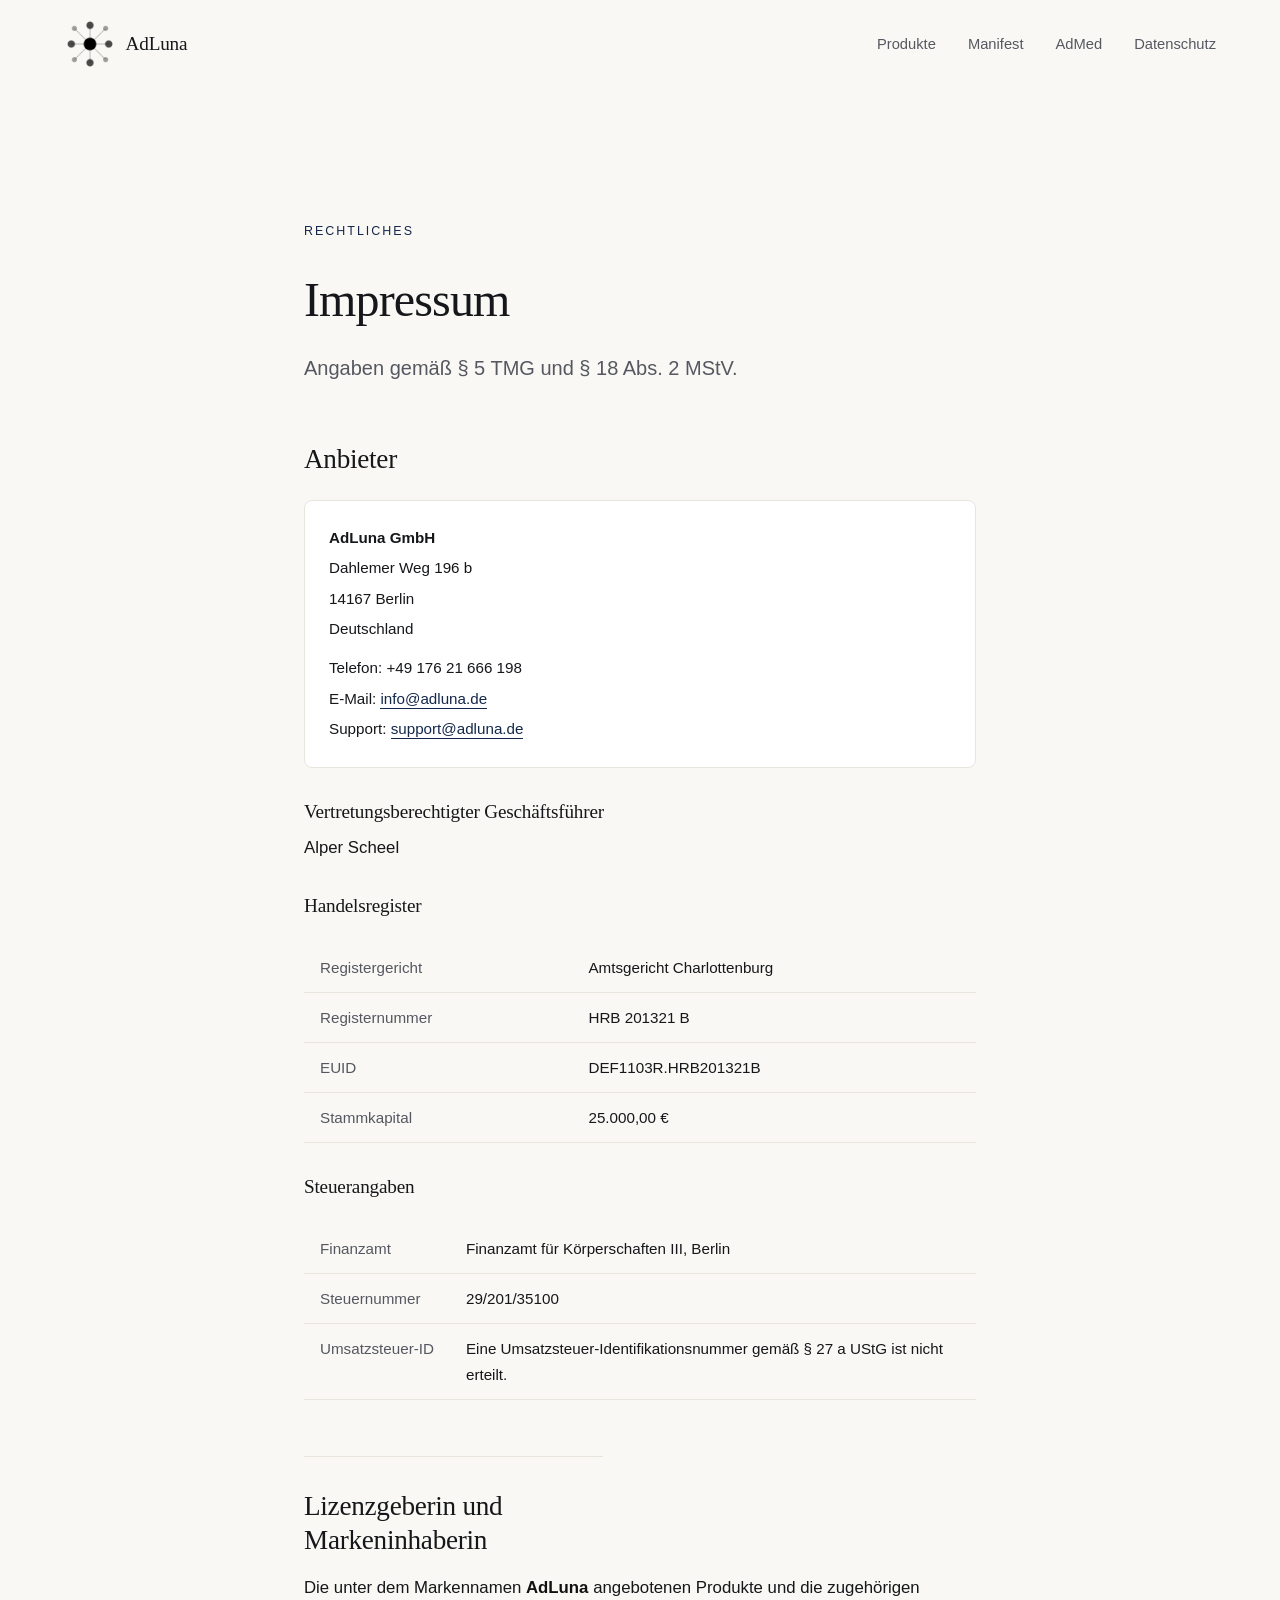
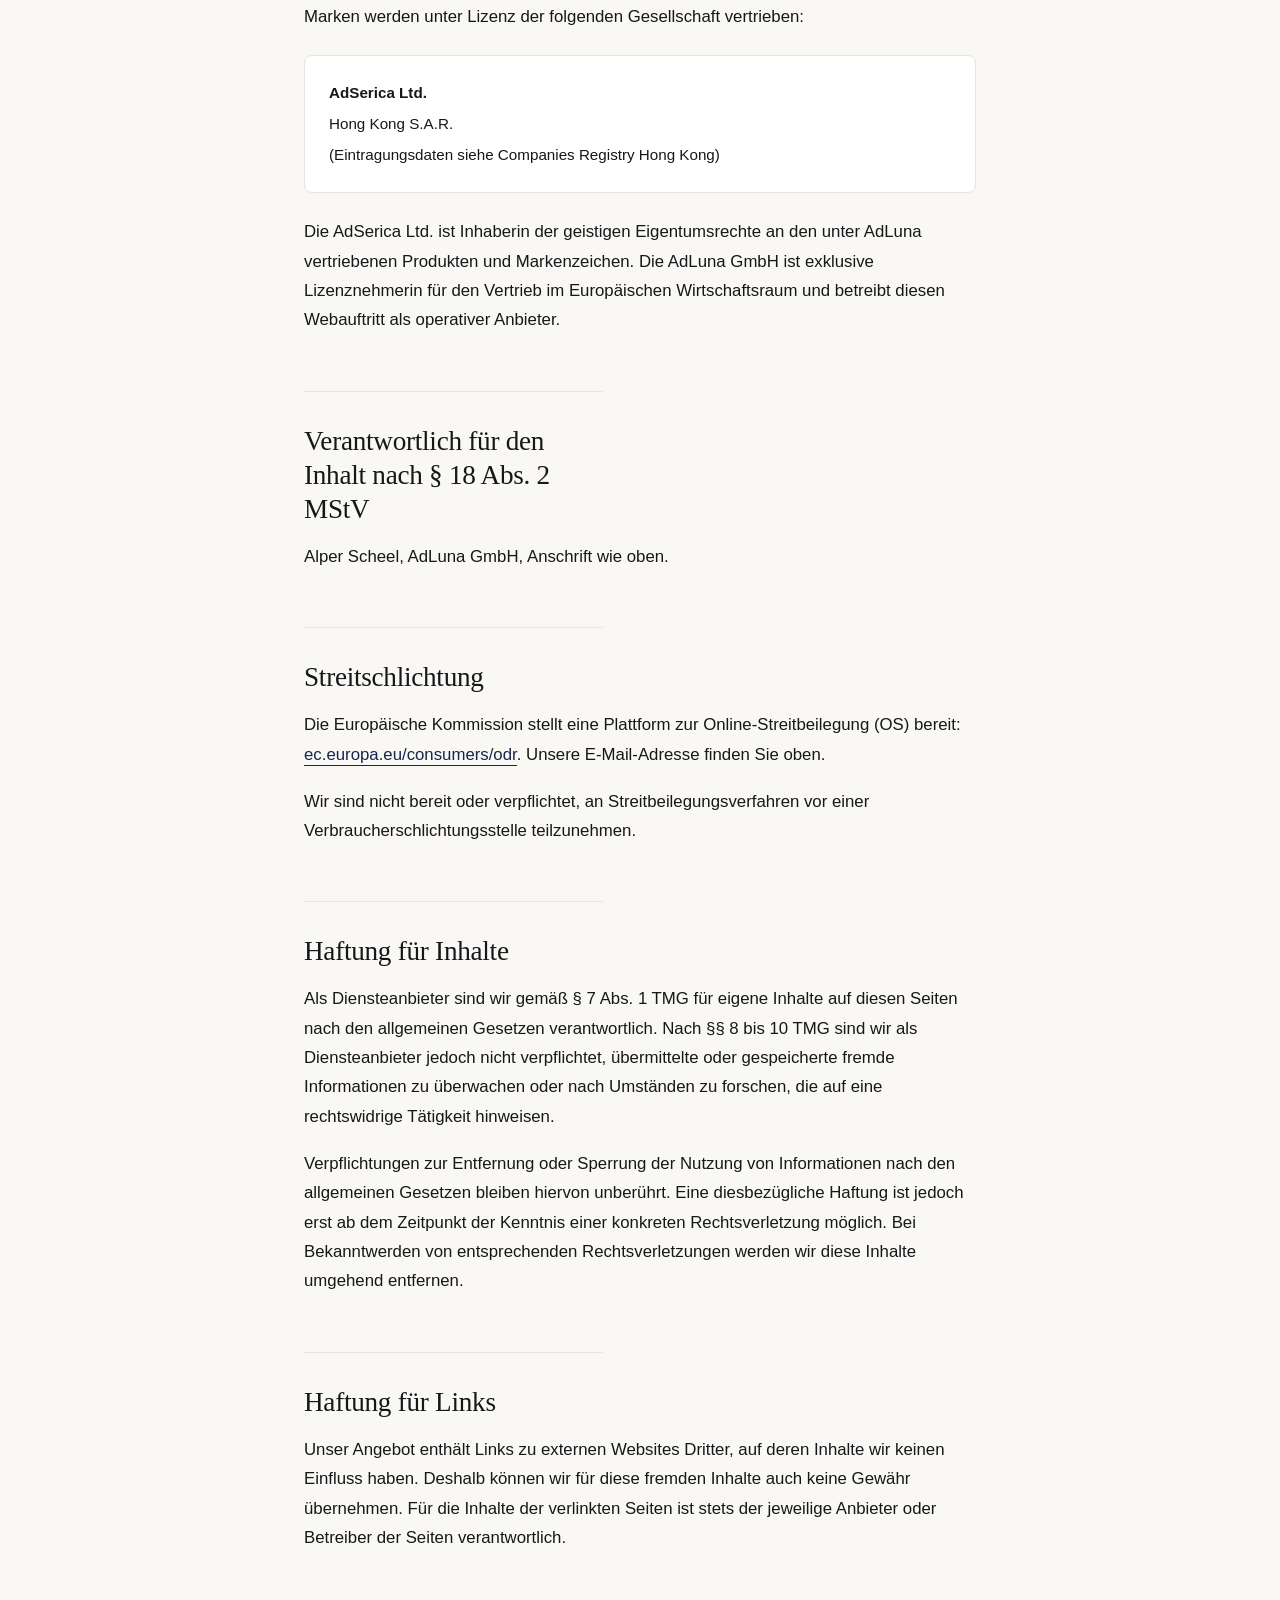
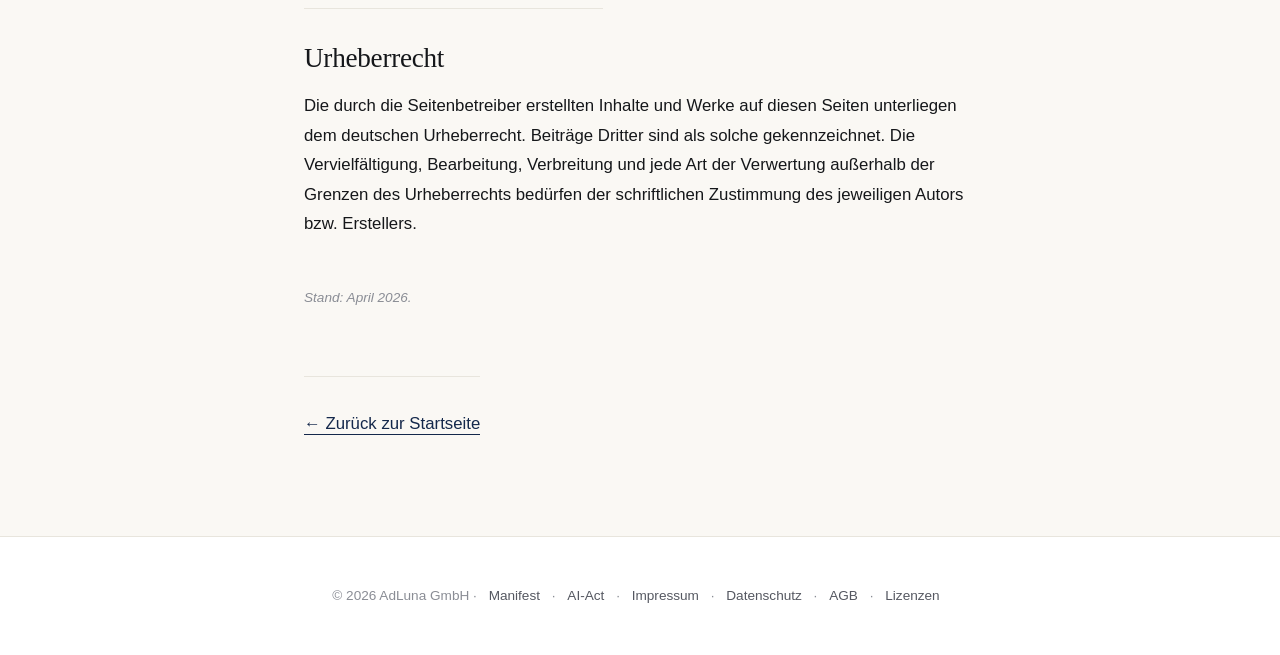
<file: web/adluna/impressum.html>
<!DOCTYPE html>
<html lang="de">
<head>
    <meta charset="UTF-8">
    <meta name="viewport" content="width=device-width, initial-scale=1.0">
    <title>Impressum — AdLuna</title>
    <meta name="description" content="Impressum der AdLuna GmbH und Hinweise zur AdSerica Ltd. (Hong Kong) als Lizenzgeberin.">
    <link rel="stylesheet" href="styles.css">
    <link rel="stylesheet" href="styles-v3.css">
</head>
<body>

<nav class="v3-nav" id="v3-nav">
    <div class="v3-nav-inner">
        <a href="index.html" class="v3-nav-brand">
            <img class="v3-logo-mark" src="assets/logo/AdLuna-Logo-solo-dunkel-512.png" alt="AdLuna" width="52" height="52">
            <span>AdLuna</span>
        </a>
        <ul class="v3-nav-links">
            <li><a href="produkte.html">Produkte</a></li>
            <li><a href="manifest.html">Manifest</a></li>
            <li><a href="admed.html">AdMed</a></li>
            <li><a href="datenschutz.html">Datenschutz</a></li>
        </ul>
    </div>
</nav>

<article class="v3-article">
    <div class="v3-reading">
        <span class="v3-eyebrow v3-eyebrow-accent">Rechtliches</span>
        <h1 class="v3">Impressum</h1>
        <p class="v3-lead">Angaben gemäß § 5 TMG und § 18 Abs. 2 MStV.</p>

        <h2 class="v3">Anbieter</h2>
        <div class="v3-meta">
            <p><strong>AdLuna GmbH</strong></p>
            <p>Dahlemer Weg 196 b</p>
            <p>14167 Berlin</p>
            <p>Deutschland</p>
            <p style="margin-top: 0.75rem;">Telefon: +49 176 21 666 198</p>
            <p>E-Mail: <a href="mailto:info@adluna.de">info@adluna.de</a></p>
            <p>Support: <a href="mailto:support@adluna.de">support@adluna.de</a></p>
        </div>

        <h3 class="v3">Vertretungsberechtigter Geschäftsführer</h3>
        <p>Alper Scheel</p>

        <h3 class="v3">Handelsregister</h3>
        <table>
            <tbody>
                <tr><td>Registergericht</td><td>Amtsgericht Charlottenburg</td></tr>
                <tr><td>Registernummer</td><td>HRB 201321 B</td></tr>
                <tr><td>EUID</td><td>DEF1103R.HRB201321B</td></tr>
                <tr><td>Stammkapital</td><td>25.000,00 €</td></tr>
            </tbody>
        </table>

        <h3 class="v3">Steuerangaben</h3>
        <table>
            <tbody>
                <tr><td>Finanzamt</td><td>Finanzamt für Körperschaften III, Berlin</td></tr>
                <tr><td>Steuernummer</td><td>29/201/35100</td></tr>
                <tr><td>Umsatzsteuer-ID</td><td>Eine Umsatzsteuer-Identifikationsnummer gemäß § 27 a UStG ist nicht erteilt.</td></tr>
            </tbody>
        </table>

        <h2 class="v3">Lizenzgeberin und Markeninhaberin</h2>
        <p>Die unter dem Markennamen <strong>AdLuna</strong> angebotenen Produkte und die zugehörigen Marken werden unter Lizenz der folgenden Gesellschaft vertrieben:</p>
        <div class="v3-meta">
            <p><strong>AdSerica Ltd.</strong></p>
            <p>Hong Kong S.A.R.</p>
            <p>(Eintragungsdaten siehe Companies Registry Hong Kong)</p>
        </div>
        <p>Die AdSerica Ltd. ist Inhaberin der geistigen Eigentumsrechte an den unter AdLuna vertriebenen Produkten und Markenzeichen. Die AdLuna GmbH ist exklusive Lizenznehmerin für den Vertrieb im Europäischen Wirtschaftsraum und betreibt diesen Webauftritt als operativer Anbieter.</p>

        <h2 class="v3">Verantwortlich für den Inhalt nach § 18 Abs. 2 MStV</h2>
        <p>Alper Scheel, AdLuna GmbH, Anschrift wie oben.</p>

        <h2 class="v3">Streitschlichtung</h2>
        <p>Die Europäische Kommission stellt eine Plattform zur Online-Streitbeilegung (OS) bereit: <a href="https://ec.europa.eu/consumers/odr/" target="_blank" rel="noopener">ec.europa.eu/consumers/odr</a>. Unsere E-Mail-Adresse finden Sie oben.</p>
        <p>Wir sind nicht bereit oder verpflichtet, an Streitbeilegungsverfahren vor einer Verbraucherschlichtungsstelle teilzunehmen.</p>

        <h2 class="v3">Haftung für Inhalte</h2>
        <p>Als Diensteanbieter sind wir gemäß § 7 Abs. 1 TMG für eigene Inhalte auf diesen Seiten nach den allgemeinen Gesetzen verantwortlich. Nach §§ 8 bis 10 TMG sind wir als Diensteanbieter jedoch nicht verpflichtet, übermittelte oder gespeicherte fremde Informationen zu überwachen oder nach Umständen zu forschen, die auf eine rechtswidrige Tätigkeit hinweisen.</p>
        <p>Verpflichtungen zur Entfernung oder Sperrung der Nutzung von Informationen nach den allgemeinen Gesetzen bleiben hiervon unberührt. Eine diesbezügliche Haftung ist jedoch erst ab dem Zeitpunkt der Kenntnis einer konkreten Rechtsverletzung möglich. Bei Bekanntwerden von entsprechenden Rechtsverletzungen werden wir diese Inhalte umgehend entfernen.</p>

        <h2 class="v3">Haftung für Links</h2>
        <p>Unser Angebot enthält Links zu externen Websites Dritter, auf deren Inhalte wir keinen Einfluss haben. Deshalb können wir für diese fremden Inhalte auch keine Gewähr übernehmen. Für die Inhalte der verlinkten Seiten ist stets der jeweilige Anbieter oder Betreiber der Seiten verantwortlich.</p>

        <h2 class="v3">Urheberrecht</h2>
        <p>Die durch die Seitenbetreiber erstellten Inhalte und Werke auf diesen Seiten unterliegen dem deutschen Urheberrecht. Beiträge Dritter sind als solche gekennzeichnet. Die Vervielfältigung, Bearbeitung, Verbreitung und jede Art der Verwertung außerhalb der Grenzen des Urheberrechts bedürfen der schriftlichen Zustimmung des jeweiligen Autors bzw. Erstellers.</p>

        <p class="v3-stand">Stand: April 2026.</p>

        <p class="v3-back"><a href="index.html">← Zurück zur Startseite</a></p>
    </div>
</article>

<footer class="v3-footer">
    <div class="v3-container">
        <p>
            © 2026 AdLuna GmbH ·
            <a href="manifest.html">Manifest</a> ·
            <a href="ai-act.html">AI-Act</a> ·
            <a href="impressum.html">Impressum</a> ·
            <a href="datenschutz.html">Datenschutz</a> ·
            <a href="agb.html">AGB</a> ·
            <a href="lizenzen.html">Lizenzen</a>
        </p>
    </div>
</footer>

</body>
</html>
</file>
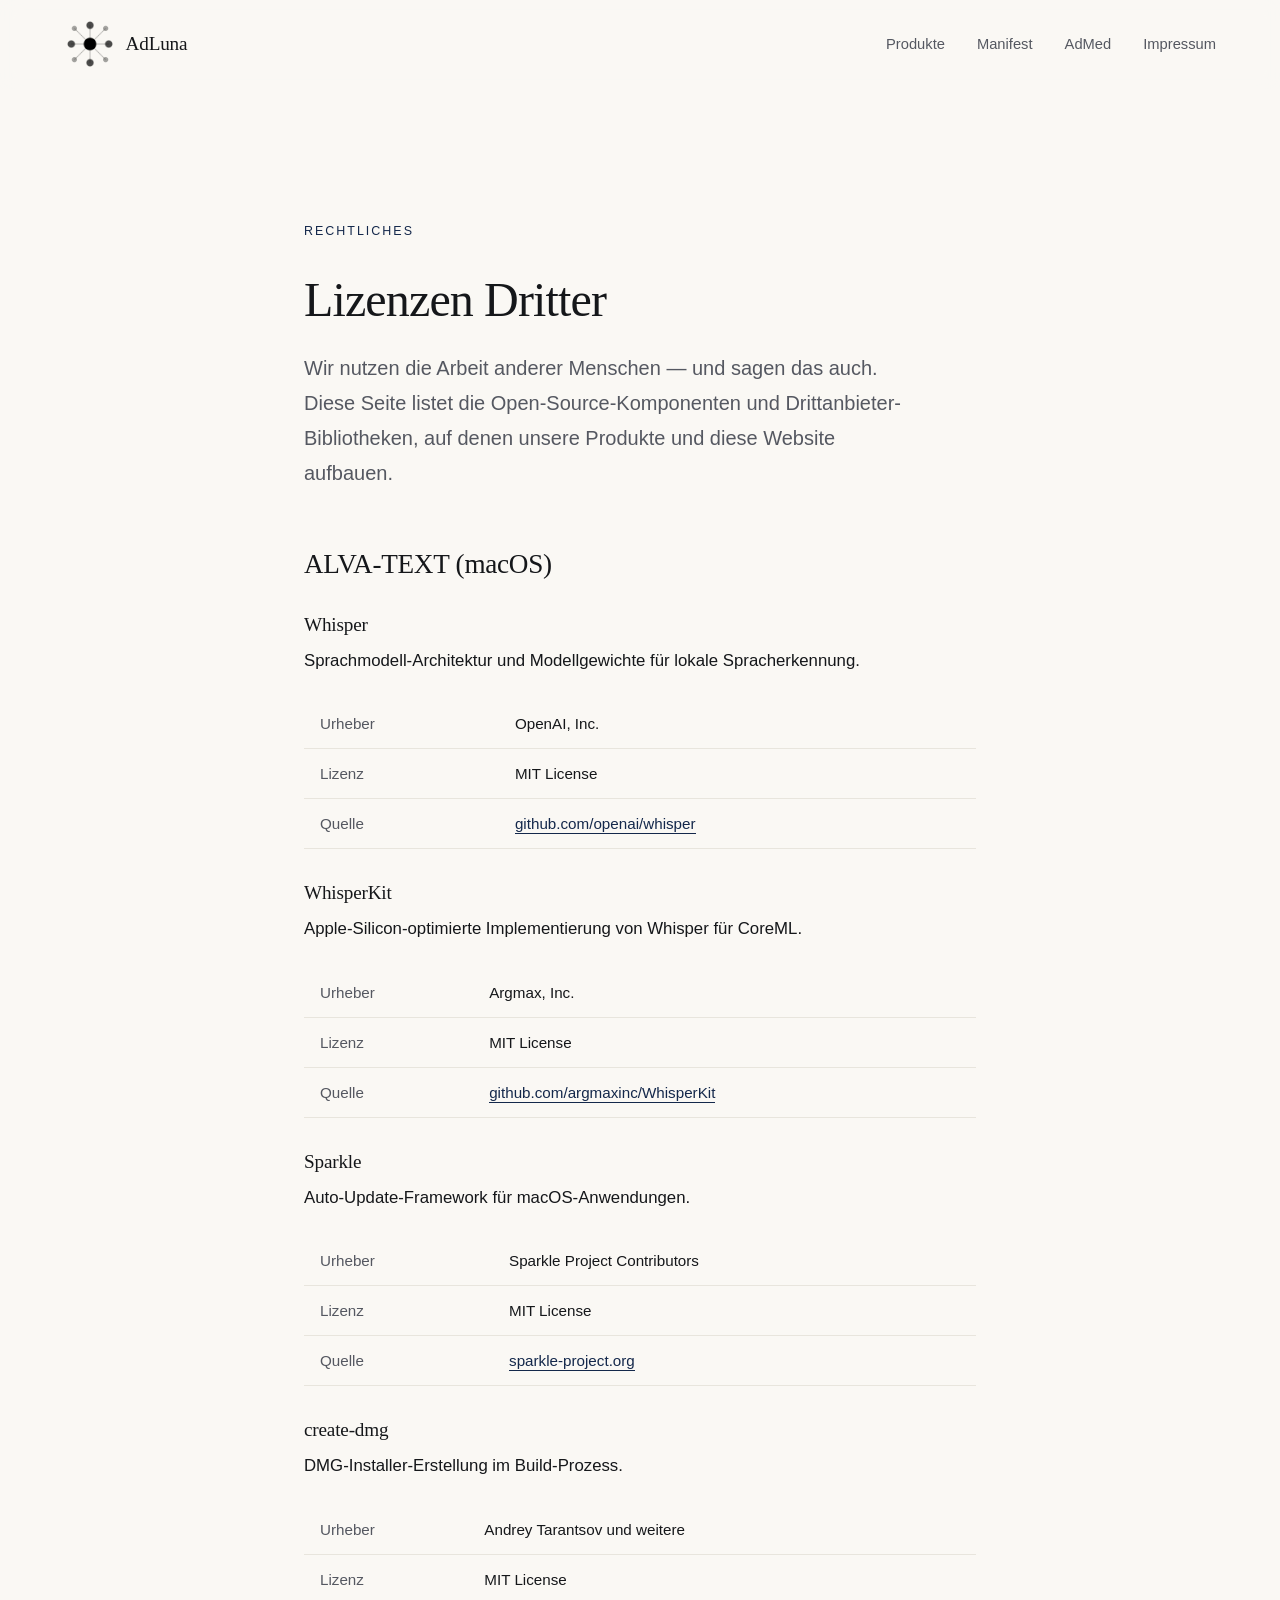
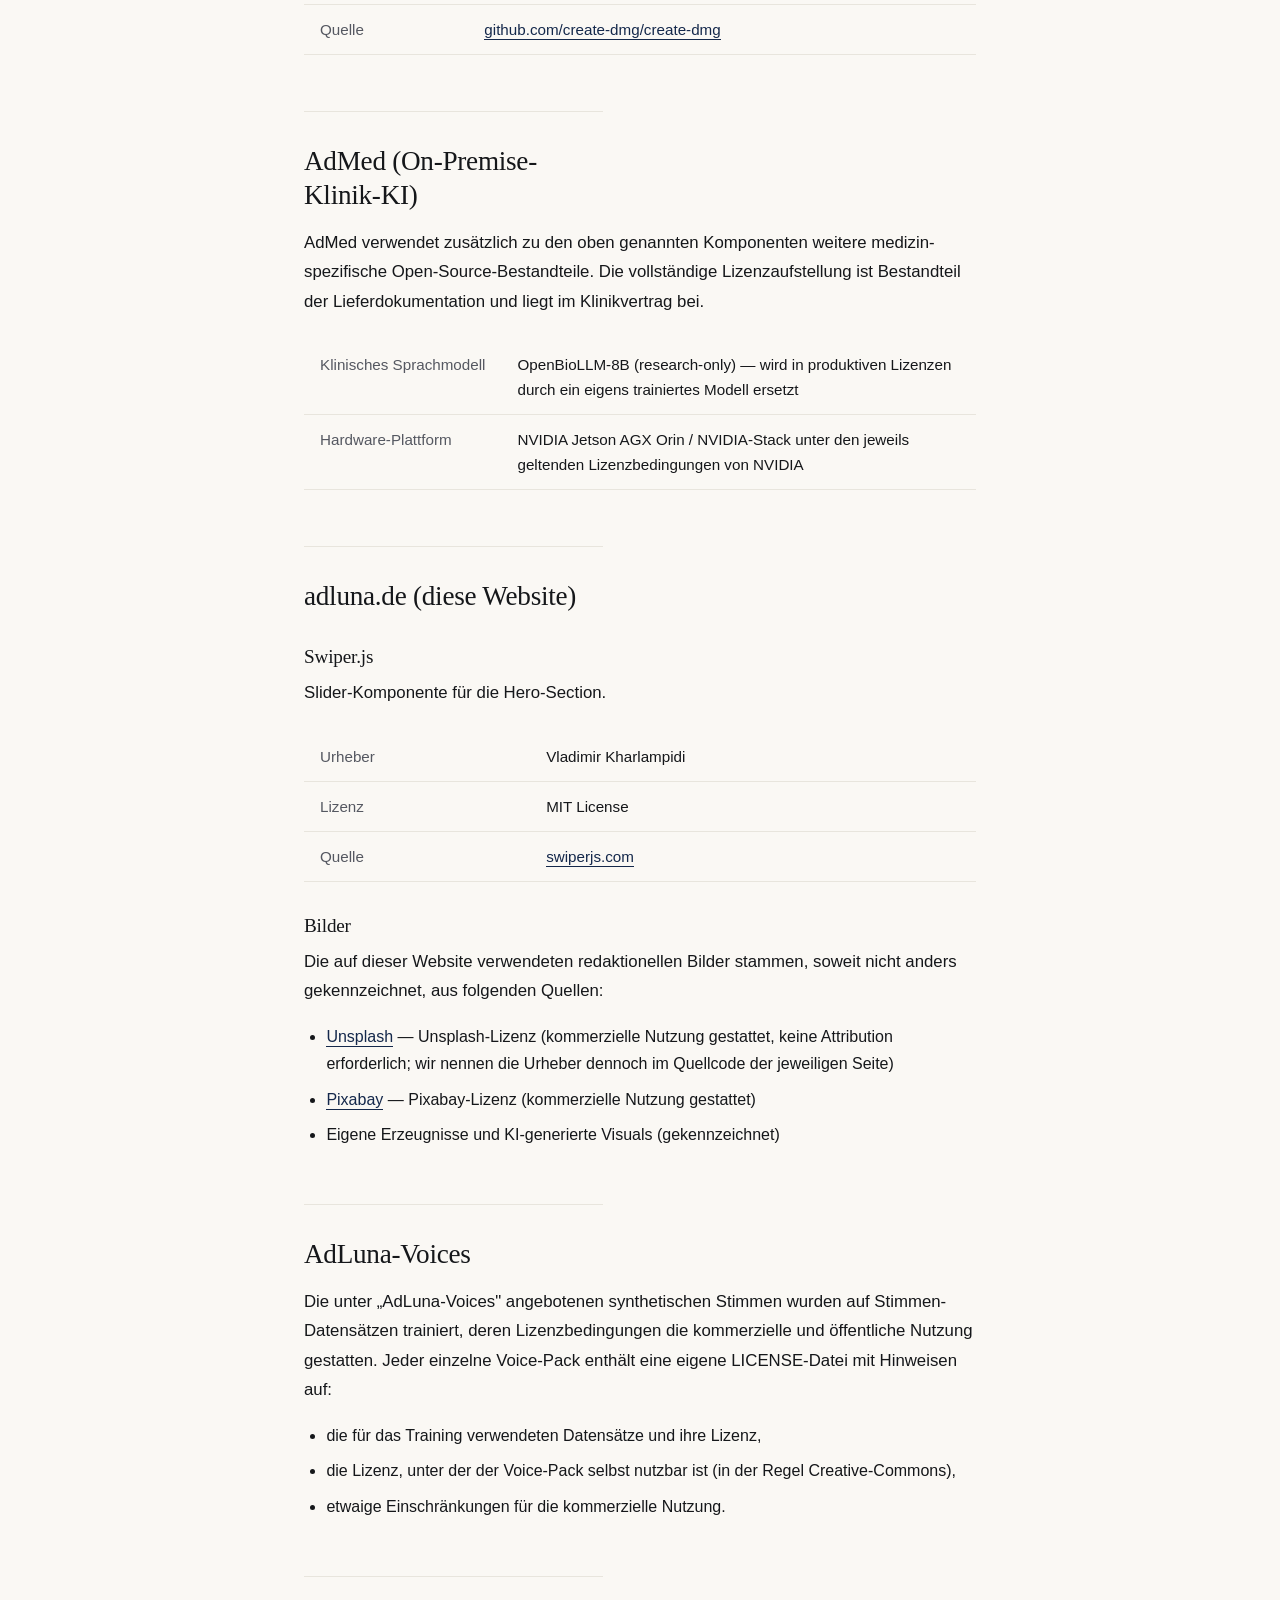
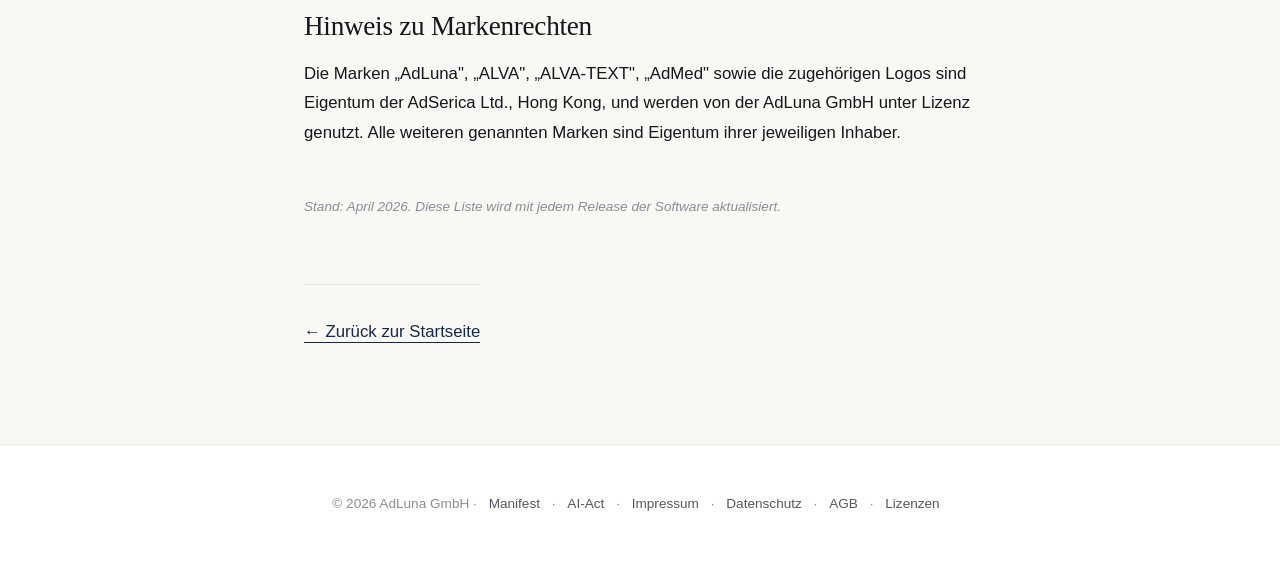
<file: web/adluna/lizenzen.html>
<!DOCTYPE html>
<html lang="de">
<head>
    <meta charset="UTF-8">
    <meta name="viewport" content="width=device-width, initial-scale=1.0">
    <title>Lizenzen Dritter — AdLuna</title>
    <meta name="description" content="Open-Source-Lizenzen und Drittanbieter-Software, die in ALVA-TEXT, AdMed und auf adluna.de verwendet werden.">
    <link rel="stylesheet" href="styles.css">
    <link rel="stylesheet" href="styles-v3.css">
</head>
<body>

<nav class="v3-nav" id="v3-nav">
    <div class="v3-nav-inner">
        <a href="index.html" class="v3-nav-brand">
            <img class="v3-logo-mark" src="assets/logo/AdLuna-Logo-solo-dunkel-512.png" alt="AdLuna" width="52" height="52">
            <span>AdLuna</span>
        </a>
        <ul class="v3-nav-links">
            <li><a href="produkte.html">Produkte</a></li>
            <li><a href="manifest.html">Manifest</a></li>
            <li><a href="admed.html">AdMed</a></li>
            <li><a href="impressum.html">Impressum</a></li>
        </ul>
    </div>
</nav>

<article class="v3-article">
    <div class="v3-reading">
        <span class="v3-eyebrow v3-eyebrow-accent">Rechtliches</span>
        <h1 class="v3">Lizenzen Dritter</h1>
        <p class="v3-lead">Wir nutzen die Arbeit anderer Menschen — und sagen das auch. Diese Seite listet die Open-Source-Komponenten und Drittanbieter-Bibliotheken, auf denen unsere Produkte und diese Website aufbauen.</p>

        <h2 class="v3">ALVA-TEXT (macOS)</h2>

        <h3 class="v3">Whisper</h3>
        <p>Sprachmodell-Architektur und Modellgewichte für lokale Spracherkennung.</p>
        <table>
            <tbody>
                <tr><td>Urheber</td><td>OpenAI, Inc.</td></tr>
                <tr><td>Lizenz</td><td>MIT License</td></tr>
                <tr><td>Quelle</td><td><a href="https://github.com/openai/whisper" target="_blank" rel="noopener">github.com/openai/whisper</a></td></tr>
            </tbody>
        </table>

        <h3 class="v3">WhisperKit</h3>
        <p>Apple-Silicon-optimierte Implementierung von Whisper für CoreML.</p>
        <table>
            <tbody>
                <tr><td>Urheber</td><td>Argmax, Inc.</td></tr>
                <tr><td>Lizenz</td><td>MIT License</td></tr>
                <tr><td>Quelle</td><td><a href="https://github.com/argmaxinc/WhisperKit" target="_blank" rel="noopener">github.com/argmaxinc/WhisperKit</a></td></tr>
            </tbody>
        </table>

        <h3 class="v3">Sparkle</h3>
        <p>Auto-Update-Framework für macOS-Anwendungen.</p>
        <table>
            <tbody>
                <tr><td>Urheber</td><td>Sparkle Project Contributors</td></tr>
                <tr><td>Lizenz</td><td>MIT License</td></tr>
                <tr><td>Quelle</td><td><a href="https://sparkle-project.org" target="_blank" rel="noopener">sparkle-project.org</a></td></tr>
            </tbody>
        </table>

        <h3 class="v3">create-dmg</h3>
        <p>DMG-Installer-Erstellung im Build-Prozess.</p>
        <table>
            <tbody>
                <tr><td>Urheber</td><td>Andrey Tarantsov und weitere</td></tr>
                <tr><td>Lizenz</td><td>MIT License</td></tr>
                <tr><td>Quelle</td><td><a href="https://github.com/create-dmg/create-dmg" target="_blank" rel="noopener">github.com/create-dmg/create-dmg</a></td></tr>
            </tbody>
        </table>

        <h2 class="v3">AdMed (On-Premise-Klinik-KI)</h2>
        <p>AdMed verwendet zusätzlich zu den oben genannten Komponenten weitere medizin-spezifische Open-Source-Bestandteile. Die vollständige Lizenzaufstellung ist Bestandteil der Lieferdokumentation und liegt im Klinikvertrag bei.</p>
        <table>
            <tbody>
                <tr><td>Klinisches Sprachmodell</td><td>OpenBioLLM-8B (research-only) — wird in produktiven Lizenzen durch ein eigens trainiertes Modell ersetzt</td></tr>
                <tr><td>Hardware-Plattform</td><td>NVIDIA Jetson AGX Orin / NVIDIA-Stack unter den jeweils geltenden Lizenzbedingungen von NVIDIA</td></tr>
            </tbody>
        </table>

        <h2 class="v3">adluna.de (diese Website)</h2>

        <h3 class="v3">Swiper.js</h3>
        <p>Slider-Komponente für die Hero-Section.</p>
        <table>
            <tbody>
                <tr><td>Urheber</td><td>Vladimir Kharlampidi</td></tr>
                <tr><td>Lizenz</td><td>MIT License</td></tr>
                <tr><td>Quelle</td><td><a href="https://swiperjs.com" target="_blank" rel="noopener">swiperjs.com</a></td></tr>
            </tbody>
        </table>

        <h3 class="v3">Bilder</h3>
        <p>Die auf dieser Website verwendeten redaktionellen Bilder stammen, soweit nicht anders gekennzeichnet, aus folgenden Quellen:</p>
        <ul>
            <li><a href="https://unsplash.com" target="_blank" rel="noopener">Unsplash</a> — Unsplash-Lizenz (kommerzielle Nutzung gestattet, keine Attribution erforderlich; wir nennen die Urheber dennoch im Quellcode der jeweiligen Seite)</li>
            <li><a href="https://pixabay.com" target="_blank" rel="noopener">Pixabay</a> — Pixabay-Lizenz (kommerzielle Nutzung gestattet)</li>
            <li>Eigene Erzeugnisse und KI-generierte Visuals (gekennzeichnet)</li>
        </ul>

        <h2 class="v3">AdLuna-Voices</h2>
        <p>Die unter „AdLuna-Voices" angebotenen synthetischen Stimmen wurden auf Stimmen-Datensätzen trainiert, deren Lizenzbedingungen die kommerzielle und öffentliche Nutzung gestatten. Jeder einzelne Voice-Pack enthält eine eigene LICENSE-Datei mit Hinweisen auf:</p>
        <ul>
            <li>die für das Training verwendeten Datensätze und ihre Lizenz,</li>
            <li>die Lizenz, unter der der Voice-Pack selbst nutzbar ist (in der Regel Creative-Commons),</li>
            <li>etwaige Einschränkungen für die kommerzielle Nutzung.</li>
        </ul>

        <h2 class="v3">Hinweis zu Markenrechten</h2>
        <p>Die Marken „AdLuna", „ALVA", „ALVA-TEXT", „AdMed" sowie die zugehörigen Logos sind Eigentum der AdSerica Ltd., Hong Kong, und werden von der AdLuna GmbH unter Lizenz genutzt. Alle weiteren genannten Marken sind Eigentum ihrer jeweiligen Inhaber.</p>

        <p class="v3-stand">Stand: April 2026. Diese Liste wird mit jedem Release der Software aktualisiert.</p>

        <p class="v3-back"><a href="index.html">← Zurück zur Startseite</a></p>
    </div>
</article>

<footer class="v3-footer">
    <div class="v3-container">
        <p>
            © 2026 AdLuna GmbH ·
            <a href="manifest.html">Manifest</a> ·
            <a href="ai-act.html">AI-Act</a> ·
            <a href="impressum.html">Impressum</a> ·
            <a href="datenschutz.html">Datenschutz</a> ·
            <a href="agb.html">AGB</a> ·
            <a href="lizenzen.html">Lizenzen</a>
        </p>
    </div>
</footer>

</body>
</html>
</file>
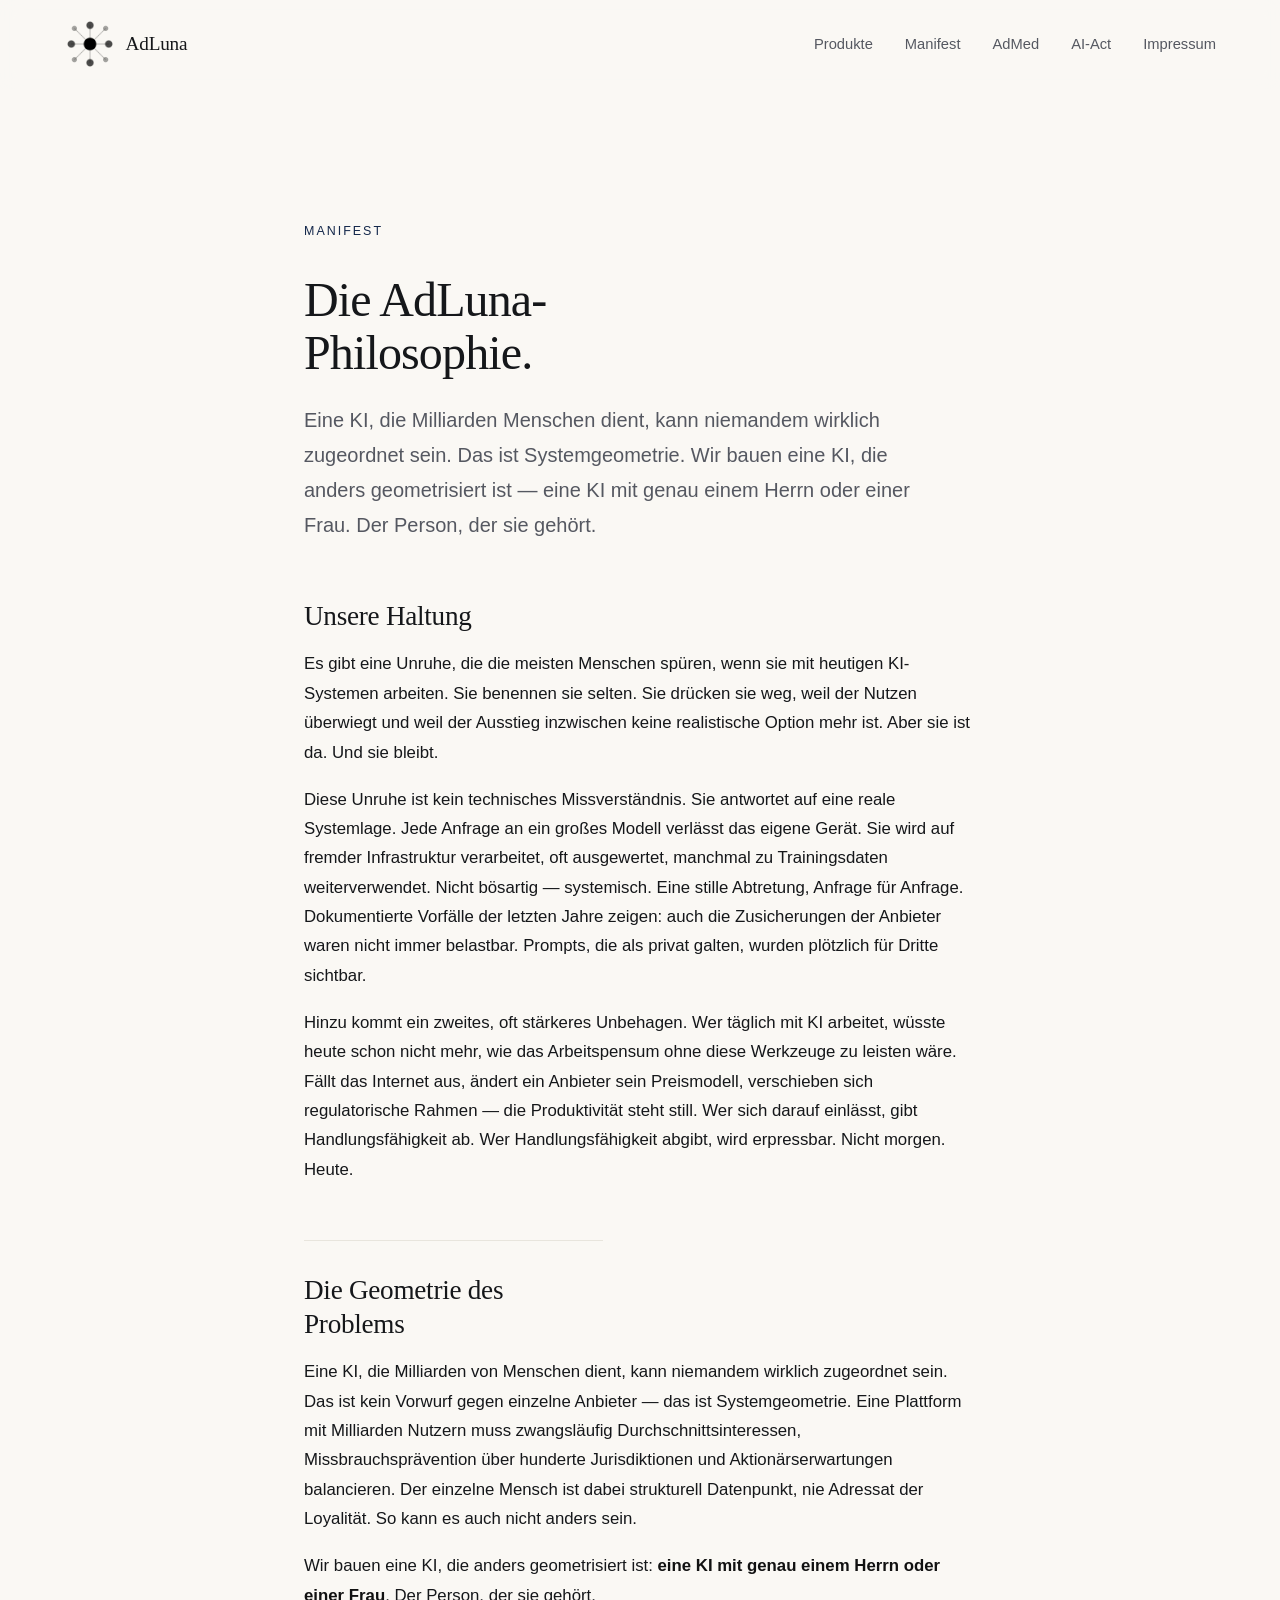
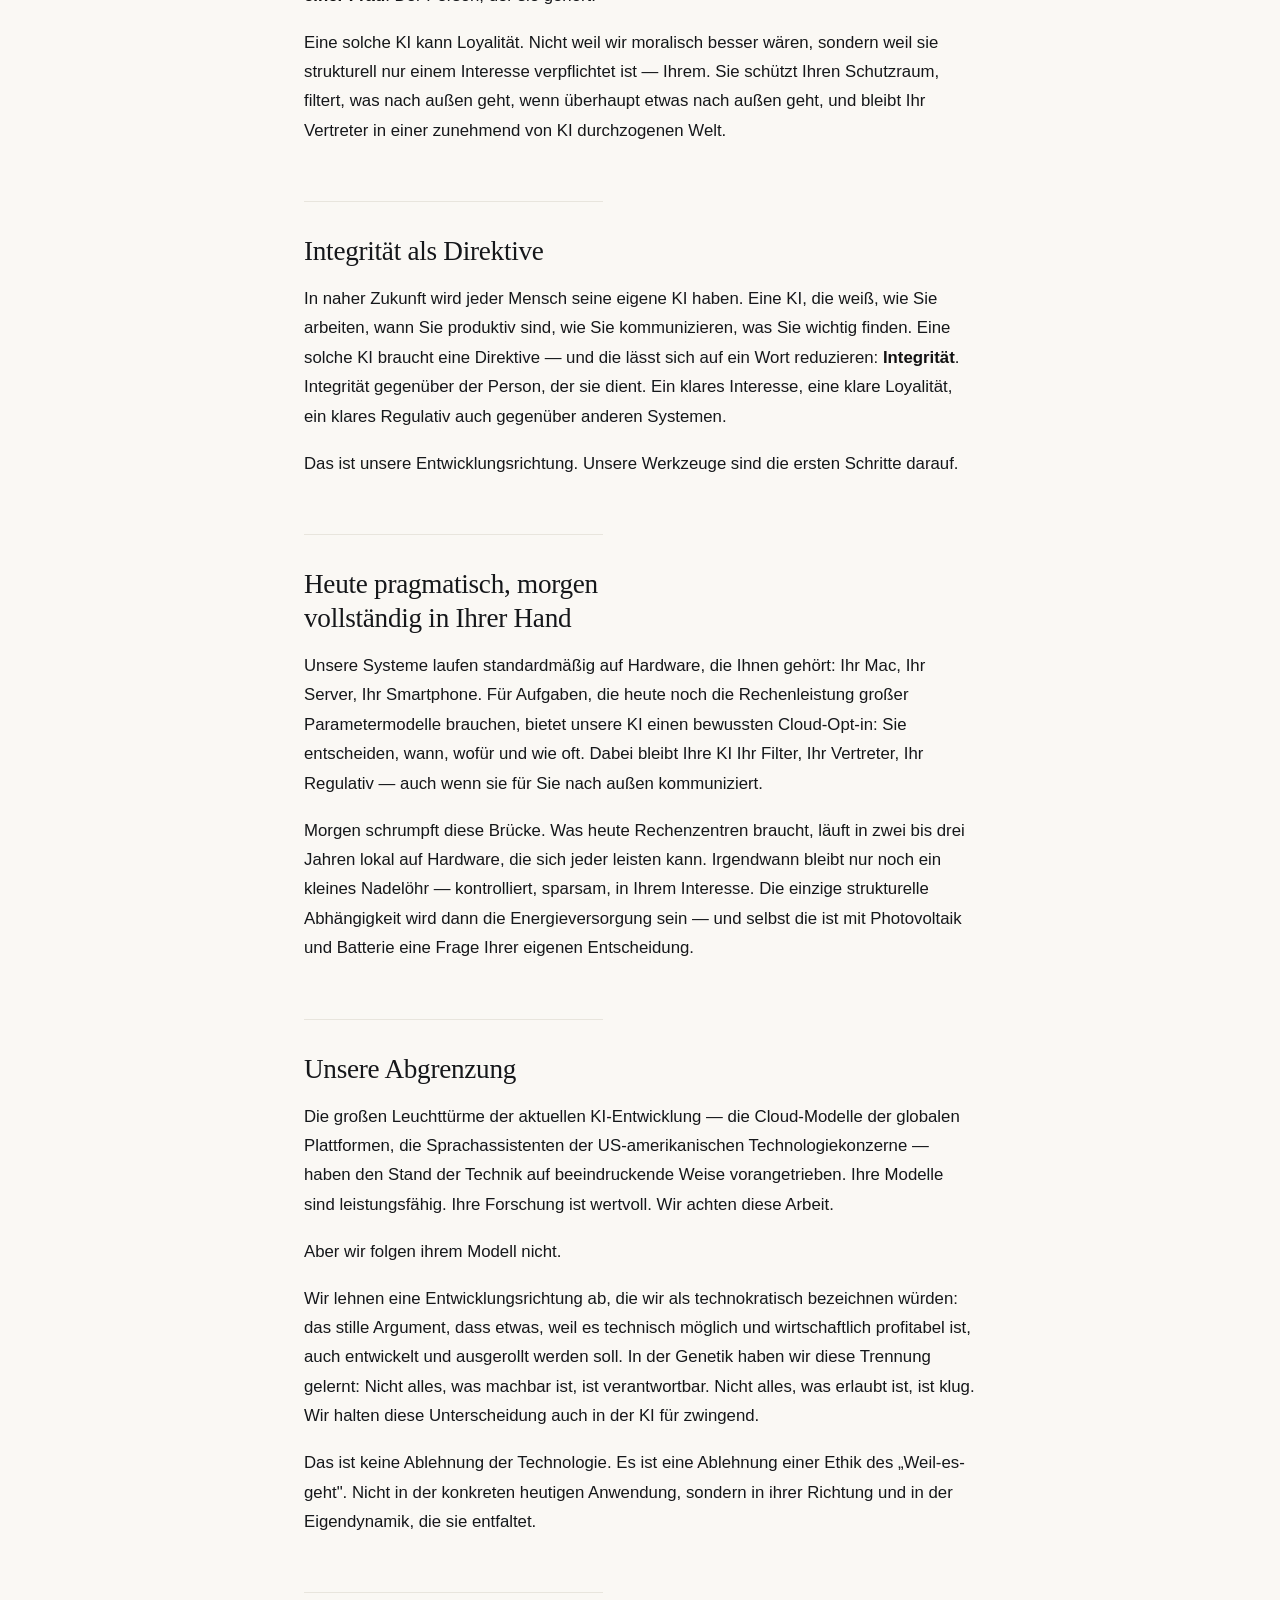
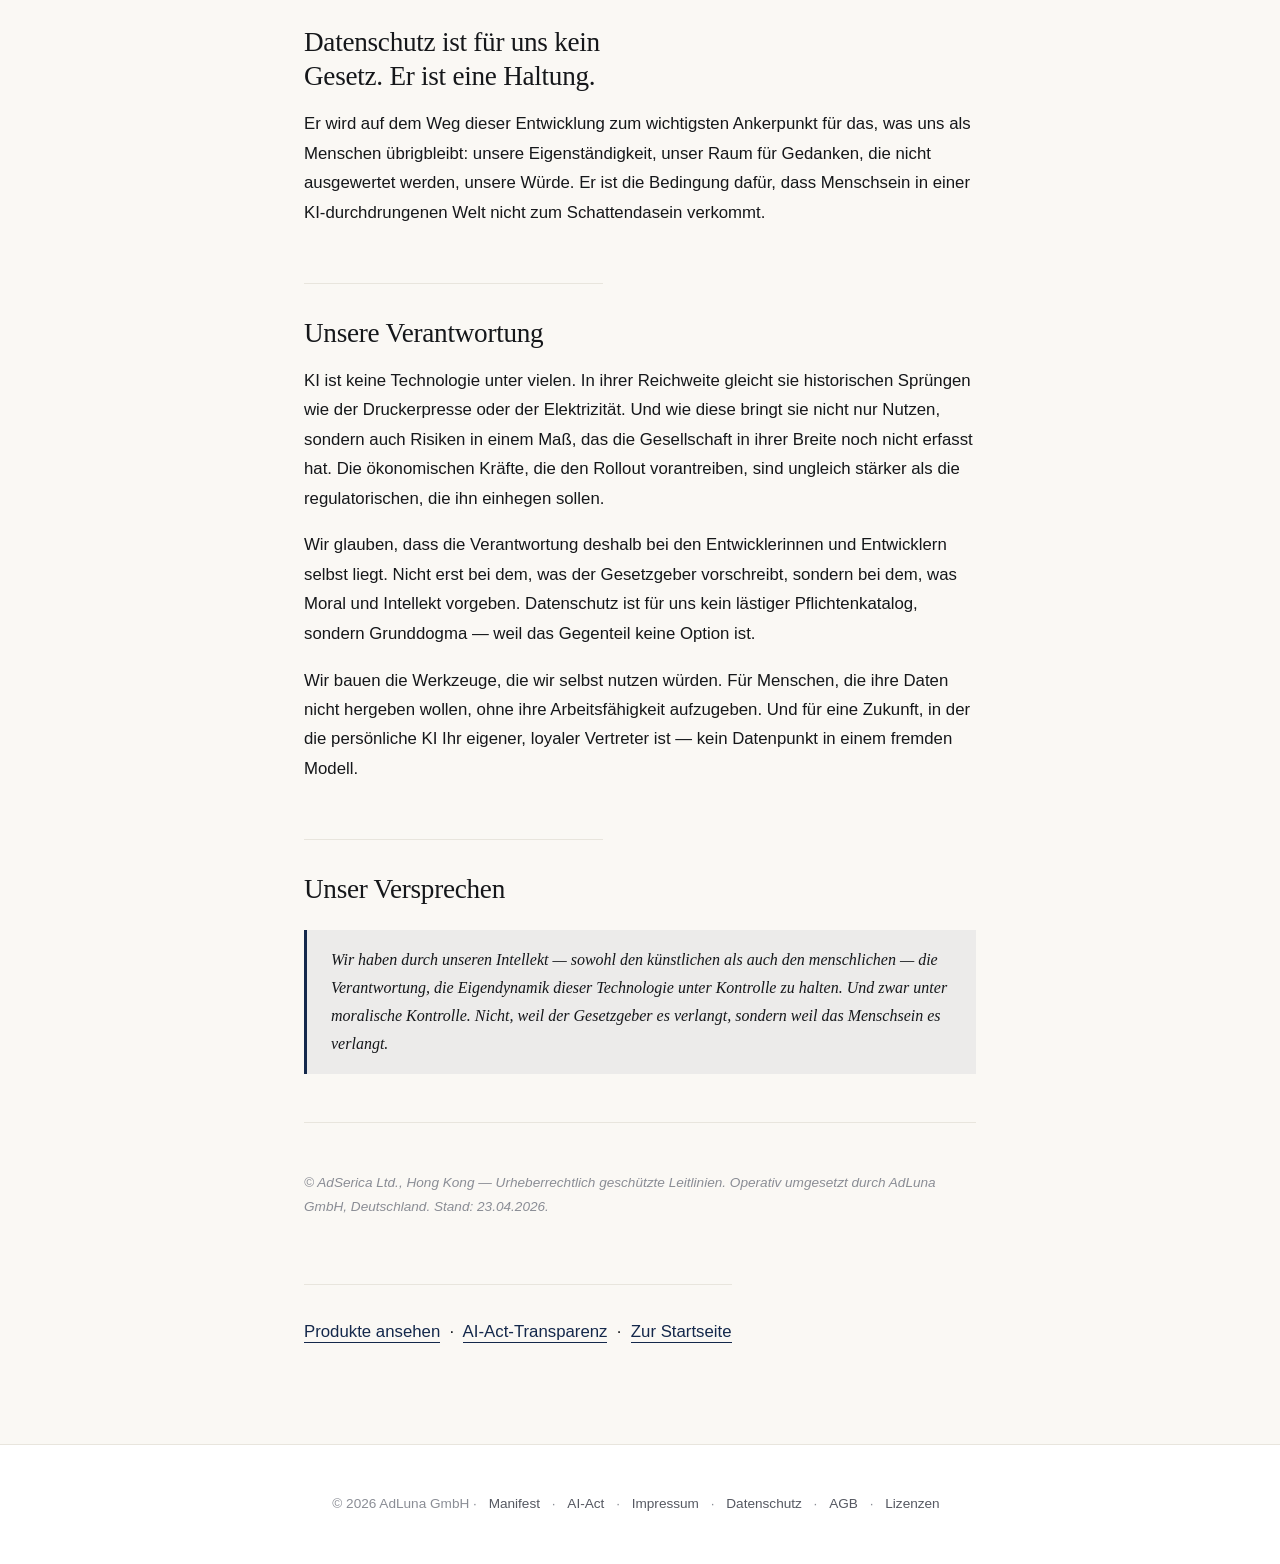
<file: web/adluna/manifest.html>
<!DOCTYPE html>
<html lang="de">
<head>
    <meta charset="UTF-8">
    <meta name="viewport" content="width=device-width, initial-scale=1.0">
    <title>Das AdLuna-Manifest</title>
    <meta name="description" content="Das AdLuna-Manifest. Unsere Haltung zu KI, Datenschutz, Datenhoheit und der Verantwortung, die wir als Entwickler tragen.">
    <link rel="stylesheet" href="styles.css">
    <link rel="stylesheet" href="styles-v3.css">
</head>
<body>

<nav class="v3-nav" id="v3-nav">
    <div class="v3-nav-inner">
        <a href="index.html" class="v3-nav-brand">
            <img class="v3-logo-mark" src="assets/logo/AdLuna-Logo-solo-dunkel-512.png" alt="AdLuna" width="52" height="52">
            <span>AdLuna</span>
        </a>
        <ul class="v3-nav-links">
            <li><a href="produkte.html">Produkte</a></li>
            <li><a href="manifest.html" aria-current="page">Manifest</a></li>
            <li><a href="admed.html">AdMed</a></li>
            <li><a href="ai-act.html">AI-Act</a></li>
            <li><a href="impressum.html">Impressum</a></li>
        </ul>
    </div>
</nav>

<article class="v3-article">
    <div class="v3-reading">
        <span class="v3-eyebrow v3-eyebrow-accent">Manifest</span>
        <h1 class="v3">Die AdLuna-Philosophie.</h1>
        <p class="v3-lead">Eine KI, die Milliarden Menschen dient, kann niemandem wirklich zugeordnet sein. Das ist Systemgeometrie. Wir bauen eine KI, die anders geometrisiert ist — eine KI mit genau einem Herrn oder einer Frau. Der Person, der sie gehört.</p>

        <h2 class="v3">Unsere Haltung</h2>
        <p>Es gibt eine Unruhe, die die meisten Menschen spüren, wenn sie mit heutigen KI-Systemen arbeiten. Sie benennen sie selten. Sie drücken sie weg, weil der Nutzen überwiegt und weil der Ausstieg inzwischen keine realistische Option mehr ist. Aber sie ist da. Und sie bleibt.</p>
        <p>Diese Unruhe ist kein technisches Missverständnis. Sie antwortet auf eine reale Systemlage. Jede Anfrage an ein großes Modell verlässt das eigene Gerät. Sie wird auf fremder Infrastruktur verarbeitet, oft ausgewertet, manchmal zu Trainingsdaten weiterverwendet. Nicht bösartig — systemisch. Eine stille Abtretung, Anfrage für Anfrage. Dokumentierte Vorfälle der letzten Jahre zeigen: auch die Zusicherungen der Anbieter waren nicht immer belastbar. Prompts, die als privat galten, wurden plötzlich für Dritte sichtbar.</p>
        <p>Hinzu kommt ein zweites, oft stärkeres Unbehagen. Wer täglich mit KI arbeitet, wüsste heute schon nicht mehr, wie das Arbeitspensum ohne diese Werkzeuge zu leisten wäre. Fällt das Internet aus, ändert ein Anbieter sein Preismodell, verschieben sich regulatorische Rahmen — die Produktivität steht still. Wer sich darauf einlässt, gibt Handlungsfähigkeit ab. Wer Handlungsfähigkeit abgibt, wird erpressbar. Nicht morgen. Heute.</p>

        <h2 class="v3">Die Geometrie des Problems</h2>
        <p>Eine KI, die Milliarden von Menschen dient, kann niemandem wirklich zugeordnet sein. Das ist kein Vorwurf gegen einzelne Anbieter — das ist Systemgeometrie. Eine Plattform mit Milliarden Nutzern muss zwangsläufig Durchschnittsinteressen, Missbrauchsprävention über hunderte Jurisdiktionen und Aktionärserwartungen balancieren. Der einzelne Mensch ist dabei strukturell Datenpunkt, nie Adressat der Loyalität. So kann es auch nicht anders sein.</p>
        <p>Wir bauen eine KI, die anders geometrisiert ist: <strong>eine KI mit genau einem Herrn oder einer Frau</strong>. Der Person, der sie gehört.</p>
        <p>Eine solche KI kann Loyalität. Nicht weil wir moralisch besser wären, sondern weil sie strukturell nur einem Interesse verpflichtet ist — Ihrem. Sie schützt Ihren Schutzraum, filtert, was nach außen geht, wenn überhaupt etwas nach außen geht, und bleibt Ihr Vertreter in einer zunehmend von KI durchzogenen Welt.</p>

        <h2 class="v3">Integrität als Direktive</h2>
        <p>In naher Zukunft wird jeder Mensch seine eigene KI haben. Eine KI, die weiß, wie Sie arbeiten, wann Sie produktiv sind, wie Sie kommunizieren, was Sie wichtig finden. Eine solche KI braucht eine Direktive — und die lässt sich auf ein Wort reduzieren: <strong>Integrität</strong>. Integrität gegenüber der Person, der sie dient. Ein klares Interesse, eine klare Loyalität, ein klares Regulativ auch gegenüber anderen Systemen.</p>
        <p>Das ist unsere Entwicklungsrichtung. Unsere Werkzeuge sind die ersten Schritte darauf.</p>

        <h2 class="v3">Heute pragmatisch, morgen vollständig in Ihrer Hand</h2>
        <p>Unsere Systeme laufen standardmäßig auf Hardware, die Ihnen gehört: Ihr Mac, Ihr Server, Ihr Smartphone. Für Aufgaben, die heute noch die Rechenleistung großer Parametermodelle brauchen, bietet unsere KI einen bewussten Cloud-Opt-in: Sie entscheiden, wann, wofür und wie oft. Dabei bleibt Ihre KI Ihr Filter, Ihr Vertreter, Ihr Regulativ — auch wenn sie für Sie nach außen kommuniziert.</p>
        <p>Morgen schrumpft diese Brücke. Was heute Rechenzentren braucht, läuft in zwei bis drei Jahren lokal auf Hardware, die sich jeder leisten kann. Irgendwann bleibt nur noch ein kleines Nadelöhr — kontrolliert, sparsam, in Ihrem Interesse. Die einzige strukturelle Abhängigkeit wird dann die Energieversorgung sein — und selbst die ist mit Photovoltaik und Batterie eine Frage Ihrer eigenen Entscheidung.</p>

        <h2 class="v3">Unsere Abgrenzung</h2>
        <p>Die großen Leuchttürme der aktuellen KI-Entwicklung — die Cloud-Modelle der globalen Plattformen, die Sprachassistenten der US-amerikanischen Technologiekonzerne — haben den Stand der Technik auf beeindruckende Weise vorangetrieben. Ihre Modelle sind leistungsfähig. Ihre Forschung ist wertvoll. Wir achten diese Arbeit.</p>
        <p>Aber wir folgen ihrem Modell nicht.</p>
        <p>Wir lehnen eine Entwicklungsrichtung ab, die wir als technokratisch bezeichnen würden: das stille Argument, dass etwas, weil es technisch möglich und wirtschaftlich profitabel ist, auch entwickelt und ausgerollt werden soll. In der Genetik haben wir diese Trennung gelernt: Nicht alles, was machbar ist, ist verantwortbar. Nicht alles, was erlaubt ist, ist klug. Wir halten diese Unterscheidung auch in der KI für zwingend.</p>
        <p>Das ist keine Ablehnung der Technologie. Es ist eine Ablehnung einer Ethik des „Weil-es-geht". Nicht in der konkreten heutigen Anwendung, sondern in ihrer Richtung und in der Eigendynamik, die sie entfaltet.</p>

        <h2 class="v3">Datenschutz ist für uns kein Gesetz. Er ist eine Haltung.</h2>
        <p>Er wird auf dem Weg dieser Entwicklung zum wichtigsten Ankerpunkt für das, was uns als Menschen übrigbleibt: unsere Eigenständigkeit, unser Raum für Gedanken, die nicht ausgewertet werden, unsere Würde. Er ist die Bedingung dafür, dass Menschsein in einer KI-durchdrungenen Welt nicht zum Schattendasein verkommt.</p>

        <h2 class="v3">Unsere Verantwortung</h2>
        <p>KI ist keine Technologie unter vielen. In ihrer Reichweite gleicht sie historischen Sprüngen wie der Druckerpresse oder der Elektrizität. Und wie diese bringt sie nicht nur Nutzen, sondern auch Risiken in einem Maß, das die Gesellschaft in ihrer Breite noch nicht erfasst hat. Die ökonomischen Kräfte, die den Rollout vorantreiben, sind ungleich stärker als die regulatorischen, die ihn einhegen sollen.</p>
        <p>Wir glauben, dass die Verantwortung deshalb bei den Entwicklerinnen und Entwicklern selbst liegt. Nicht erst bei dem, was der Gesetzgeber vorschreibt, sondern bei dem, was Moral und Intellekt vorgeben. Datenschutz ist für uns kein lästiger Pflichtenkatalog, sondern Grunddogma — weil das Gegenteil keine Option ist.</p>
        <p>Wir bauen die Werkzeuge, die wir selbst nutzen würden. Für Menschen, die ihre Daten nicht hergeben wollen, ohne ihre Arbeitsfähigkeit aufzugeben. Und für eine Zukunft, in der die persönliche KI Ihr eigener, loyaler Vertreter ist — kein Datenpunkt in einem fremden Modell.</p>

        <h2 class="v3">Unser Versprechen</h2>
        <blockquote>
            <p>Wir haben durch unseren Intellekt — sowohl den künstlichen als auch den menschlichen — die Verantwortung, die Eigendynamik dieser Technologie unter Kontrolle zu halten. Und zwar unter moralische Kontrolle. Nicht, weil der Gesetzgeber es verlangt, sondern weil das Menschsein es verlangt.</p>
        </blockquote>

        <hr>

        <p class="v3-stand">© AdSerica Ltd., Hong Kong — Urheberrechtlich geschützte Leitlinien. Operativ umgesetzt durch AdLuna GmbH, Deutschland. Stand: 23.04.2026.</p>

        <p class="v3-back"><a href="produkte.html">Produkte ansehen</a> &nbsp;·&nbsp; <a href="ai-act.html">AI-Act-Transparenz</a> &nbsp;·&nbsp; <a href="index.html">Zur Startseite</a></p>
    </div>
</article>

<footer class="v3-footer">
    <div class="v3-container">
        <p>
            © 2026 AdLuna GmbH ·
            <a href="manifest.html">Manifest</a> ·
            <a href="ai-act.html">AI-Act</a> ·
            <a href="impressum.html">Impressum</a> ·
            <a href="datenschutz.html">Datenschutz</a> ·
            <a href="agb.html">AGB</a> ·
            <a href="lizenzen.html">Lizenzen</a>
        </p>
    </div>
</footer>

</body>
</html>
</file>
<file: web/adluna/styles.css>
/* AdLuna — Landing Page Styles
 * Seriös, konservativ, minimalistisch. Keine Spielereien.
 * © AdSerica Ltd., operativ AdLuna GmbH.
 */

:root {
    --bg: #F8F7F4;          /* warmes Elfenbein */
    --bg-card: #FFFFFF;
    --bg-subtle: #F1EFE9;
    --text: #111111;
    --text-muted: #5A5954;
    --text-subtle: #8C8A83;
    --border: #E8E6E0;
    --border-strong: #D1CFC6;
    --accent: #14284B;
    --accent-hover: #0A1A3A;
    --accent-subtle: #EEF0F5;

    --font-serif: "Iowan Old Style", "Palatino Linotype", "Palatino", Georgia, serif;
    --font-sans: -apple-system, BlinkMacSystemFont, "Segoe UI", "Inter", "Helvetica Neue", Arial, sans-serif;
    --font-mono: "SF Mono", "Menlo", "Consolas", monospace;

    --max-content: 1080px;
    --max-reading: 680px;
}

* {
    margin: 0;
    padding: 0;
    box-sizing: border-box;
}

html {
    font-size: 16px;
    scroll-behavior: smooth;
    -webkit-font-smoothing: antialiased;
    -moz-osx-font-smoothing: grayscale;
}

body {
    background: var(--bg);
    color: var(--text);
    font-family: var(--font-sans);
    font-size: 1rem;
    line-height: 1.65;
    min-height: 100vh;
    display: flex;
    flex-direction: column;
}

/* ────────────────────────────────────────── Typography */

h1, h2, h3, h4 {
    font-family: var(--font-serif);
    font-weight: 500;
    line-height: 1.25;
    letter-spacing: -0.01em;
    color: var(--text);
}

h1 {
    font-size: clamp(2rem, 4.5vw, 3.25rem);
    letter-spacing: -0.02em;
    margin-bottom: 1.25rem;
}

h2 {
    font-size: clamp(1.5rem, 3vw, 2.125rem);
    margin-bottom: 1rem;
    letter-spacing: -0.015em;
}

h3 {
    font-size: clamp(1.15rem, 2vw, 1.375rem);
    margin-bottom: 0.75rem;
}

p {
    margin-bottom: 1rem;
    color: var(--text);
}

p.lead {
    font-size: 1.125rem;
    color: var(--text-muted);
    line-height: 1.6;
}

a {
    color: var(--accent);
    text-decoration: none;
    border-bottom: 1px solid transparent;
    transition: border-color 120ms ease, color 120ms ease;
}

a:hover {
    color: var(--accent-hover);
    border-bottom-color: var(--accent);
}

strong, b {
    font-weight: 600;
    color: var(--text);
}

em, i {
    font-style: italic;
}

blockquote {
    font-family: var(--font-serif);
    font-size: 1.25rem;
    line-height: 1.55;
    font-style: italic;
    color: var(--text);
    padding: 0.25rem 0 0.25rem 1.5rem;
    border-left: 2px solid var(--accent);
    margin: 2rem 0;
}

/* ────────────────────────────────────────── Layout */

.container {
    max-width: var(--max-content);
    margin: 0 auto;
    padding: 0 1.5rem;
}

.container-reading {
    max-width: var(--max-reading);
    margin: 0 auto;
    padding: 0 1.5rem;
}

section {
    padding: 5rem 0;
    border-bottom: 1px solid var(--border);
}

section:last-of-type {
    border-bottom: none;
}

section.subtle {
    background: var(--bg-subtle);
}

.section-eyebrow {
    font-size: 0.8125rem;
    text-transform: uppercase;
    letter-spacing: 0.1em;
    color: var(--text-subtle);
    margin-bottom: 1rem;
    font-weight: 500;
}

/* ────────────────────────────────────────── Navigation */

.nav {
    position: sticky;
    top: 0;
    z-index: 50;
    background: rgba(248, 247, 244, 0.88);
    backdrop-filter: saturate(180%) blur(12px);
    -webkit-backdrop-filter: saturate(180%) blur(12px);
    border-bottom: 1px solid var(--border);
}

.nav-inner {
    display: flex;
    align-items: center;
    justify-content: space-between;
    padding: 1rem 1.5rem;
    max-width: var(--max-content);
    margin: 0 auto;
}

.nav-brand {
    font-family: var(--font-serif);
    font-size: 1.25rem;
    font-weight: 500;
    letter-spacing: 0.02em;
    color: var(--text);
    border: none;
}

.nav-brand:hover {
    border: none;
    color: var(--accent);
}

.nav-links {
    display: flex;
    gap: 2rem;
    list-style: none;
    align-items: center;
}

.nav-links a {
    font-size: 0.9375rem;
    color: var(--text-muted);
    border: none;
}

.nav-links a:hover {
    color: var(--text);
    border: none;
}

/* ────────────────────────────────────────── Hero */

.hero {
    padding: 7rem 0 6rem;
    text-align: left;
    border-bottom: 1px solid var(--border);
}

.hero h1 {
    font-size: clamp(2.25rem, 5vw, 3.75rem);
    font-weight: 500;
    line-height: 1.1;
    letter-spacing: -0.025em;
    max-width: 18ch;
    margin-bottom: 1.75rem;
}

.hero .subhead {
    font-family: var(--font-sans);
    font-size: clamp(1.0625rem, 1.6vw, 1.25rem);
    line-height: 1.55;
    color: var(--text-muted);
    max-width: 52ch;
    margin-bottom: 2.5rem;
    font-weight: 400;
}

.hero-actions {
    display: flex;
    gap: 1rem;
    flex-wrap: wrap;
}

/* ────────────────────────────────────────── Buttons */

.btn {
    display: inline-block;
    padding: 0.75rem 1.5rem;
    font-family: var(--font-sans);
    font-size: 0.9375rem;
    font-weight: 500;
    line-height: 1.3;
    border-radius: 2px;
    border: 1px solid transparent;
    cursor: pointer;
    transition: background 120ms ease, border-color 120ms ease, color 120ms ease;
    text-align: center;
    white-space: nowrap;
}

.btn-primary {
    background: var(--accent);
    color: #FFFFFF;
    border-color: var(--accent);
}

.btn-primary:hover {
    background: var(--accent-hover);
    border-color: var(--accent-hover);
    color: #FFFFFF;
}

.btn-secondary {
    background: transparent;
    color: var(--accent);
    border-color: var(--border-strong);
}

.btn-secondary:hover {
    background: var(--bg-card);
    border-color: var(--accent);
    color: var(--accent);
}

/* ────────────────────────────────────────── Pillars (vier Säulen) */

.pillars {
    display: grid;
    grid-template-columns: repeat(auto-fit, minmax(240px, 1fr));
    gap: 2rem;
    margin-top: 3rem;
}

.pillar {
    padding: 0;
}

.pillar-label {
    display: block;
    font-size: 0.8125rem;
    text-transform: uppercase;
    letter-spacing: 0.1em;
    color: var(--text-subtle);
    margin-bottom: 0.75rem;
    font-weight: 500;
}

.pillar h3 {
    font-family: var(--font-serif);
    margin-bottom: 0.75rem;
    font-size: 1.25rem;
}

.pillar p {
    font-size: 0.9375rem;
    color: var(--text-muted);
    line-height: 1.55;
    margin-bottom: 0;
}

/* ────────────────────────────────────────── Product Family */

.products {
    display: grid;
    grid-template-columns: repeat(auto-fit, minmax(280px, 1fr));
    gap: 1.5rem;
    margin-top: 2.5rem;
}

.product-card {
    background: var(--bg-card);
    border: 1px solid var(--border);
    border-radius: 4px;
    padding: 2rem;
    display: flex;
    flex-direction: column;
    transition: border-color 180ms ease, transform 180ms ease;
}

.product-card:hover {
    border-color: var(--border-strong);
}

.product-status {
    display: inline-block;
    font-size: 0.75rem;
    text-transform: uppercase;
    letter-spacing: 0.08em;
    font-weight: 500;
    padding: 0.25rem 0.625rem;
    border-radius: 2px;
    margin-bottom: 1rem;
    align-self: flex-start;
}

.product-status.available {
    background: #E8F0E4;
    color: #2F5E2C;
}

.product-status.beta {
    background: #F0EAD8;
    color: #6B5917;
}

.product-status.soon {
    background: var(--bg-subtle);
    color: var(--text-muted);
}

.product-card h3 {
    font-family: var(--font-serif);
    font-size: 1.375rem;
    margin-bottom: 0.5rem;
}

.product-card p {
    font-size: 0.9375rem;
    color: var(--text-muted);
    line-height: 1.55;
    flex-grow: 1;
    margin-bottom: 1.5rem;
}

.product-link {
    font-size: 0.9375rem;
    color: var(--accent);
    font-weight: 500;
    border: none;
}

.product-link:hover {
    color: var(--accent-hover);
    border: none;
}

.product-link::after {
    content: " →";
    transition: margin-left 120ms ease;
}

.product-link:hover::after {
    margin-left: 2px;
}

/* ────────────────────────────────────────── Manifest section (kurz) */

.manifest-preview {
    background: var(--bg-card);
    border: 1px solid var(--border);
    border-radius: 4px;
    padding: 3rem;
}

.manifest-preview blockquote {
    border: none;
    padding: 0;
    margin: 0 0 1.5rem 0;
    font-size: 1.25rem;
    line-height: 1.55;
    color: var(--text);
    font-style: normal;
}

.manifest-preview p {
    color: var(--text-muted);
    font-size: 1rem;
    max-width: 60ch;
}

/* ────────────────────────────────────────── Contact */

.contact {
    max-width: 680px;
    margin: 0 auto;
}

.form-group {
    margin-bottom: 1.25rem;
}

.form-group label {
    display: block;
    font-size: 0.8125rem;
    text-transform: uppercase;
    letter-spacing: 0.08em;
    color: var(--text-subtle);
    font-weight: 500;
    margin-bottom: 0.5rem;
}

.form-group input,
.form-group textarea {
    width: 100%;
    padding: 0.75rem 1rem;
    font-family: var(--font-sans);
    font-size: 1rem;
    color: var(--text);
    background: var(--bg-card);
    border: 1px solid var(--border-strong);
    border-radius: 2px;
    transition: border-color 120ms ease;
}

.form-group input:focus,
.form-group textarea:focus {
    outline: none;
    border-color: var(--accent);
}

.form-group textarea {
    min-height: 160px;
    resize: vertical;
    line-height: 1.5;
}

.form-note {
    font-size: 0.8125rem;
    color: var(--text-subtle);
    margin-top: 0.5rem;
}

/* ────────────────────────────────────────── Footer */

.footer {
    background: var(--bg-subtle);
    border-top: 1px solid var(--border);
    padding: 3rem 0 2rem;
    margin-top: auto;
}

.footer-cols {
    display: grid;
    grid-template-columns: 2fr 1fr 1fr 1fr;
    gap: 2rem;
    margin-bottom: 2.5rem;
}

.footer-col h4 {
    font-family: var(--font-sans);
    font-size: 0.8125rem;
    text-transform: uppercase;
    letter-spacing: 0.08em;
    font-weight: 500;
    color: var(--text-subtle);
    margin-bottom: 1rem;
}

.footer-col ul {
    list-style: none;
}

.footer-col li {
    margin-bottom: 0.5rem;
    font-size: 0.9375rem;
}

.footer-col a {
    color: var(--text-muted);
    border: none;
}

.footer-col a:hover {
    color: var(--text);
    border: none;
}

.footer-brand {
    font-family: var(--font-serif);
    font-size: 1.125rem;
    margin-bottom: 0.5rem;
    color: var(--text);
}

.footer-tagline {
    font-size: 0.9375rem;
    color: var(--text-muted);
    max-width: 36ch;
    line-height: 1.55;
}

.footer-bottom {
    padding-top: 2rem;
    border-top: 1px solid var(--border);
    font-size: 0.8125rem;
    color: var(--text-subtle);
    display: flex;
    justify-content: space-between;
    align-items: center;
    flex-wrap: wrap;
    gap: 1rem;
}

/* ────────────────────────────────────────── Responsive */

@media (max-width: 768px) {
    .nav-links { gap: 1.25rem; }
    .nav-links a:not(.nav-links a:last-child) { display: none; }
    .hero { padding: 4rem 0 3rem; }
    section { padding: 3.5rem 0; }
    .footer-cols { grid-template-columns: 1fr 1fr; }
    .manifest-preview { padding: 2rem 1.5rem; }
    .product-card { padding: 1.5rem; }
}

@media (max-width: 480px) {
    .footer-cols { grid-template-columns: 1fr; }
    .footer-bottom { flex-direction: column; align-items: flex-start; }
    .hero-actions { flex-direction: column; align-items: stretch; }
    .hero-actions .btn { text-align: center; }
}

/* ────────────────────────────────────────── Utility */

.only-mobile { display: none; }
.only-desktop { display: block; }

@media (max-width: 768px) {
    .only-mobile { display: block; }
    .only-desktop { display: none; }
}

/* ════════════════════════════════════════════════════════════════════════════
   v2.1 (Sonntag, 26.04.2026) — Dunkle Sektion-Variante + Universum-Slider
   ────────────────────────────────────────────────────────────────────────────
   ADDITIVE Erweiterung. Bestehende Sektionen bleiben unverändert (warm-cream).
   Neue Sektionen können opt-in mit class="section-luna" dunkel gerendert
   werden — Hero, AdLuna-Universum-Slider, Voice-Pack-Lead-Magnet usw.
   Zentrale Akzentfarbe der dunklen Variante: Mond-Gold #D4A958 (gedämpft,
   warm, passt zum AdLuna-Naming).
   ════════════════════════════════════════════════════════════════════════════ */

:root {
    /* Dunkle Sektion (Hero, Universum, Voices) */
    --luna-bg:           #0F1623;  /* tiefes Navy, fast schwarzblau */
    --luna-bg-soft:      #161E30;  /* Karten/Cards in dunklen Sektionen */
    --luna-bg-elevated:  #1E2738;  /* Hover-/Highlight-Layer */
    --luna-border:       #2A3142;
    --luna-text:         #F1EEE6;  /* warm-elfenbein, nicht reines Weiß */
    --luna-text-muted:   #A6A599;
    --luna-text-subtle:  #6E6D62;

    /* Mond-Gold-Akzent (Buttons, Hover, Universum-Glow) */
    --luna-gold:         #D4A958;
    --luna-gold-hover:   #E5BB6B;
    --luna-gold-soft:    rgba(212, 169, 88, 0.18);
    --luna-gold-line:    rgba(212, 169, 88, 0.35);

    /* Sekundär-Akzent (Lokal-/Erfolg-Indikator, Türkis-Ton) */
    --luna-teal:         #5BA8A0;
    --luna-teal-soft:    rgba(91, 168, 160, 0.16);
}

/* ── Section-Modifier ──────────────────────────────────────────────────── */

section.section-luna,
.section-luna {
    background: var(--luna-bg);
    color: var(--luna-text);
    position: relative;
    overflow: hidden;
}

.section-luna h1,
.section-luna h2,
.section-luna h3,
.section-luna h4 {
    color: var(--luna-text);
}

.section-luna p,
.section-luna li {
    color: var(--luna-text-muted);
}

.section-luna .section-eyebrow {
    color: var(--luna-gold);
    letter-spacing: 0.12em;
    text-transform: uppercase;
    font-size: 0.78rem;
    font-weight: 500;
}

.section-luna a {
    color: var(--luna-gold);
    text-decoration: none;
    border-bottom: 1px solid var(--luna-gold-line);
    transition: color 120ms ease, border-color 120ms ease;
}

.section-luna a:hover {
    color: var(--luna-gold-hover);
    border-bottom-color: var(--luna-gold-hover);
}

/* Buttons in dunklen Sektionen */
.section-luna .btn-primary {
    background: var(--luna-gold);
    color: var(--luna-bg);
    border-color: var(--luna-gold);
    border-radius: 4px;
    padding: 0.85rem 1.5rem;
    font-weight: 500;
}

.section-luna .btn-primary:hover {
    background: var(--luna-gold-hover);
    border-color: var(--luna-gold-hover);
}

.section-luna .btn-secondary {
    background: transparent;
    color: var(--luna-text);
    border: 1px solid var(--luna-border);
    border-radius: 4px;
    padding: 0.85rem 1.5rem;
}

.section-luna .btn-secondary:hover {
    background: var(--luna-bg-soft);
    border-color: var(--luna-gold-line);
}

/* Subtile Stern-/Partikel-Andeutung im dunklen Hintergrund */
.section-luna.luna-stars::before {
    content: "";
    position: absolute;
    inset: 0;
    background-image:
        radial-gradient(1px 1px at 20% 30%, var(--luna-gold-soft) 50%, transparent 51%),
        radial-gradient(1px 1px at 70% 60%, var(--luna-gold-soft) 50%, transparent 51%),
        radial-gradient(1px 1px at 40% 80%, var(--luna-text-subtle) 50%, transparent 51%),
        radial-gradient(1px 1px at 85% 20%, var(--luna-text-subtle) 50%, transparent 51%),
        radial-gradient(1px 1px at 55% 45%, var(--luna-gold-soft) 50%, transparent 51%);
    background-size: 800px 600px;
    background-repeat: repeat;
    opacity: 0.55;
    pointer-events: none;
    z-index: 0;
}

.section-luna .container,
.section-luna .container-reading {
    position: relative;
    z-index: 1;
}

/* ── Hero-Slider (5 Bewegungen) — Two-Column, Mond-Kreis-Schmuck ──────── */

.hero-slider {
    min-height: 86vh;
    display: flex;
    align-items: center;
    padding: 5rem 0 6rem;
    position: relative;
    isolation: isolate;
}

/* Großer, sehr sanfter Mond-Kreis als Hintergrund-Schmuck.
   Sitzt rechts, leicht angeschnitten, dezent leuchtend.
   Wird vom Solar-System-Block visuell aufgegriffen. */
.hero-slider::after {
    content: "";
    position: absolute;
    z-index: -1;
    top: 50%;
    right: -180px;
    transform: translateY(-50%);
    width: 720px;
    height: 720px;
    border-radius: 50%;
    background: radial-gradient(circle at 30% 30%,
                                rgba(212, 169, 88, 0.20) 0%,
                                rgba(212, 169, 88, 0.08) 30%,
                                rgba(212, 169, 88, 0.02) 55%,
                                transparent 70%);
    filter: blur(2px);
    pointer-events: none;
}

.hero-slider .swiper {
    width: 100%;
    max-width: var(--max-content);
    margin: 0 auto;
    padding: 0 1.5rem;
    overflow: visible;  /* damit Pagination außerhalb sichtbar bleibt */
}

.hero-slider .swiper-slide {
    display: grid;
    grid-template-columns: minmax(0, 1.2fr) minmax(0, 0.85fr);
    column-gap: 4rem;
    align-items: center;
    min-height: 60vh;
}

.hero-slider .slide-text {
    display: flex;
    flex-direction: column;
    gap: 1rem;
    max-width: 580px;
}

.hero-slider .slide-visual {
    position: relative;
    width: 100%;
    aspect-ratio: 1 / 1;
    max-width: 360px;
    justify-self: center;
}

/* Visual-Wrapper: dezenter Glow-Ring, dann Image/Symbol darin.
   Funktioniert auch ohne Image (Fallback: nur Mond-Kreis als Symbol). */
.hero-slider .slide-visual::before {
    content: "";
    position: absolute;
    inset: 0;
    border-radius: 50%;
    background: radial-gradient(circle at 35% 35%,
                                var(--luna-gold-soft) 0%,
                                rgba(212, 169, 88, 0.04) 60%,
                                transparent 80%);
    filter: blur(1px);
}

.hero-slider .slide-visual img {
    position: absolute;
    inset: 0;
    width: 100%;
    height: 100%;
    object-fit: cover;
    border-radius: 50%;
    border: 1px solid var(--luna-gold-line);
    opacity: 0.92;
}

.hero-slider .swiper-slide .section-eyebrow {
    color: var(--luna-gold);
    font-size: 0.78rem;
    letter-spacing: 0.18em;
    text-transform: uppercase;
    font-weight: 500;
    margin-bottom: 0.25rem;
}

.hero-slider .swiper-slide h1 {
    font-size: clamp(1.65rem, 2.8vw, 2.5rem);
    line-height: 1.15;
    letter-spacing: -0.015em;
    color: var(--luna-text);
    margin: 0;
    font-weight: 500;
}

.hero-slider .swiper-slide .subhead {
    font-size: clamp(0.98rem, 1.15vw, 1.075rem);
    line-height: 1.55;
    color: var(--luna-text-muted);
    max-width: 520px;
    margin: 0;
}

.hero-slider .hero-actions {
    margin-top: 1rem;
    display: flex;
    flex-wrap: wrap;
    gap: 0.65rem;
}

/* Slider-Pagination — eleganter Mond-Gold-Stil, unten zentriert */
.hero-slider .swiper-pagination {
    position: absolute;
    bottom: -2.5rem;
    left: 0;
    right: 0;
    display: flex;
    justify-content: center;
    gap: 0.5rem;
}

.hero-slider .swiper-pagination-bullet {
    background: var(--luna-text-subtle);
    opacity: 0.4;
    width: 8px;
    height: 8px;
    margin: 0 !important;
    transition: width 240ms ease, opacity 240ms ease, background 240ms ease;
    border-radius: 4px;
}

.hero-slider .swiper-pagination-bullet-active {
    background: var(--luna-gold);
    opacity: 1;
    width: 32px;
}

/* Optional: Pfeil-Navigation unten rechts (Swiper-Standard, gold-getönt) */
.hero-slider .swiper-button-next,
.hero-slider .swiper-button-prev {
    color: var(--luna-gold);
    width: 36px;
    height: 36px;
    background: var(--luna-bg-soft);
    border: 1px solid var(--luna-border);
    border-radius: 50%;
    transition: background 180ms ease, border-color 180ms ease;
}

.hero-slider .swiper-button-next:hover,
.hero-slider .swiper-button-prev:hover {
    background: var(--luna-bg-elevated);
    border-color: var(--luna-gold-line);
}

.hero-slider .swiper-button-next::after,
.hero-slider .swiper-button-prev::after {
    font-size: 0.95rem;
    font-weight: 700;
}

/* Mobile: einspaltig, Visual klein nach oben */
@media (max-width: 900px) {
    .hero-slider .swiper-slide {
        grid-template-columns: 1fr;
        row-gap: 1.75rem;
    }
    .hero-slider .slide-visual {
        max-width: 220px;
        order: -1;
    }
    .hero-slider .swiper-button-next,
    .hero-slider .swiper-button-prev { display: none; }
}

/* ── AdLuna-Universum-Slider (Solar-System-Block) ─────────────────────── */

.universe-slider {
    padding: 6rem 0;
    text-align: center;
}

.universe-stage {
    position: relative;
    height: 480px;
    max-width: 960px;
    margin: 3rem auto 0;
}

/* Sonne (Zentrum: AdLuna-Logo) */
.universe-sun {
    position: absolute;
    top: 50%;
    left: 50%;
    transform: translate(-50%, -50%);
    width: 140px;
    height: 140px;
    border-radius: 50%;
    background: radial-gradient(circle at 35% 35%,
                                var(--luna-gold-hover) 0%,
                                var(--luna-gold) 45%,
                                #8C6A2A 100%);
    box-shadow: 0 0 40px var(--luna-gold-soft),
                0 0 80px var(--luna-gold-soft),
                inset -10px -10px 25px rgba(0,0,0,0.25);
    display: flex;
    align-items: center;
    justify-content: center;
    color: var(--luna-bg);
    font-family: var(--font-serif);
    font-size: 1.1rem;
    font-weight: 500;
    z-index: 2;
}

/* Orbits (Bahnen) — pure CSS, leichtgewichtig */
.universe-orbit {
    position: absolute;
    top: 50%;
    left: 50%;
    border-radius: 50%;
    border: 1px dashed var(--luna-gold-line);
    transform: translate(-50%, -50%);
    pointer-events: none;
}

.universe-orbit-1 { width: 320px; height: 320px; }
.universe-orbit-2 { width: 480px; height: 480px; }
.universe-orbit-3 { width: 640px; height: 640px; }

/* Planeten (Produkte) — werden bei Klick aktiviert; Animation kommt mit JS */
.universe-planet {
    position: absolute;
    width: 64px;
    height: 64px;
    border-radius: 50%;
    background: var(--luna-bg-soft);
    border: 2px solid var(--luna-gold);
    cursor: pointer;
    transition: transform 240ms ease, box-shadow 240ms ease;
    display: flex;
    align-items: center;
    justify-content: center;
    color: var(--luna-text);
    font-size: 0.78rem;
    font-weight: 500;
    text-align: center;
    z-index: 2;
}

.universe-planet:hover,
.universe-planet.is-active {
    transform: scale(1.15);
    box-shadow: 0 0 30px var(--luna-gold-soft);
    background: var(--luna-bg-elevated);
}

/* Detail-Panel rechts vom Universum (erscheint bei Klick auf Planet) */
.universe-detail {
    margin-top: 3rem;
    max-width: 640px;
    margin-left: auto;
    margin-right: auto;
    text-align: left;
    padding: 2rem;
    background: var(--luna-bg-soft);
    border: 1px solid var(--luna-border);
    border-radius: 6px;
    min-height: 200px;
}

.universe-detail .eyebrow {
    color: var(--luna-gold);
    letter-spacing: 0.12em;
    text-transform: uppercase;
    font-size: 0.78rem;
    margin-bottom: 0.5rem;
}

/* ── Cloud-Abgrenzung-Tabelle ──────────────────────────────────────────── */

.compare-table {
    width: 100%;
    max-width: 720px;
    margin: 2.5rem auto 0;
    border-collapse: collapse;
    font-size: 0.95rem;
}

.compare-table th,
.compare-table td {
    padding: 1rem 1.25rem;
    text-align: left;
    border-bottom: 1px solid var(--border);
    vertical-align: top;
}

.compare-table thead th {
    font-family: var(--font-serif);
    font-weight: 500;
    font-size: 1.05rem;
    color: var(--text);
    border-bottom: 2px solid var(--accent);
}

.compare-table tbody tr td:first-child {
    font-weight: 500;
    color: var(--text-muted);
    width: 30%;
}

/* ── Voice-Pack-Lead-Magnet-Section ────────────────────────────────────── */

.voicepack-card {
    max-width: 720px;
    margin: 2.5rem auto 0;
    padding: 2.5rem;
    background: var(--luna-bg-soft);
    border: 1px solid var(--luna-border);
    border-radius: 8px;
    text-align: center;
}

.voicepack-card h3 {
    color: var(--luna-text);
    font-size: 1.5rem;
    margin-bottom: 0.5rem;
}

.voicepack-card .voicepack-form {
    margin-top: 1.5rem;
    display: flex;
    flex-direction: column;
    gap: 0.85rem;
    max-width: 420px;
    margin-left: auto;
    margin-right: auto;
}

.voicepack-card input[type="email"] {
    padding: 0.85rem 1rem;
    font-size: 1rem;
    background: var(--luna-bg);
    border: 1px solid var(--luna-border);
    border-radius: 4px;
    color: var(--luna-text);
    font-family: var(--font-sans);
}

.voicepack-card input[type="email"]:focus {
    outline: none;
    border-color: var(--luna-gold);
}

.voicepack-card label.opt-in {
    display: flex;
    align-items: flex-start;
    gap: 0.5rem;
    text-align: left;
    font-size: 0.85rem;
    color: var(--luna-text-muted);
    line-height: 1.4;
}

/* ── Mobile-Anpassungen für die neuen Sektionen ───────────────────────── */

@media (max-width: 768px) {
    .universe-stage { height: 360px; }
    .universe-sun { width: 100px; height: 100px; font-size: 0.95rem; }
    .universe-orbit-1 { width: 240px; height: 240px; }
    .universe-orbit-2 { width: 320px; height: 320px; display: none; }
    .universe-orbit-3 { display: none; }
    .universe-planet { width: 48px; height: 48px; font-size: 0.7rem; }
    .compare-table { font-size: 0.85rem; }
    .compare-table th,
    .compare-table td { padding: 0.75rem 0.6rem; }
    .voicepack-card { padding: 1.5rem; }
    .hero-slider { min-height: 75vh; padding: 4rem 0 4.5rem; }
}
</file>
<file: web/adluna/styles-v3.css>
/* ════════════════════════════════════════════════════════════════════
           v3 (Pipely-Stil) — additive Inline-Styles, self-contained.
           Hell, ruhig, klar. Ein Akzent (Navy), kein Mond-Gold, keine Sterne.
           Subtile Motion via IntersectionObserver-Reveals + dezenter Parallax.
           ════════════════════════════════════════════════════════════════════ */

        :root {
            --pipely-bg:        #FAF8F4;   /* fast Pipely-cremig, etwas heller als bestehendes --bg */
            --pipely-bg-alt:    #FFFFFF;   /* alternierende Sections */
            --pipely-text:      #15171A;   /* tiefes Anthrazit, nicht reines Schwarz */
            --pipely-muted:     #555861;
            --pipely-subtle:    #8A8D95;
            --pipely-line:      #E8E5DD;
            --pipely-accent:    #14284B;   /* dein bestehendes Navy als einziger Akzent */
            --pipely-accent-hover: #0A1A3A;
            --pipely-accent-soft: rgba(20, 40, 75, 0.06);
        }

        body {
            background: var(--pipely-bg);
            color: var(--pipely-text);
        }

        /* WIP-Banner */
        .wip-banner {
            background: #FFF3CD;
            color: #664D03;
            padding: 0.5rem 1.5rem;
            text-align: center;
            font-size: 0.78rem;
            font-family: var(--font-mono);
            border-bottom: 1px solid #FFD66B;
        }

        /* ── Layout-Helfer ────────────────────────────────────────────────── */
        .v3-container {
            max-width: 1200px;
            margin: 0 auto;
            padding: 0 1.5rem;
        }

        .v3-section {
            padding: 7rem 0;
        }

        .v3-section-tight { padding: 4.5rem 0; }
        .v3-section-alt { background: var(--pipely-bg-alt); }

        /* ── Typografie (gezähmt, nicht megaloman) ──────────────────────── */
        .v3-eyebrow {
            display: inline-block;
            font-size: 0.78rem;
            font-weight: 500;
            letter-spacing: 0.16em;
            text-transform: uppercase;
            color: var(--pipely-muted);
            margin-bottom: 1rem;
        }

        .v3-eyebrow-accent {
            color: var(--pipely-accent);
        }

        h1.v3 {
            font-family: var(--font-serif);
            font-size: clamp(1.75rem, 2.8vw, 2.5rem);
            line-height: 1.18;
            letter-spacing: -0.018em;
            font-weight: 500;
            color: var(--pipely-text);
            margin: 0 0 1.25rem;
            max-width: 18ch;
        }

        h2.v3 {
            font-family: var(--font-serif);
            font-size: clamp(1.45rem, 2.2vw, 2rem);
            line-height: 1.22;
            letter-spacing: -0.01em;
            font-weight: 500;
            color: var(--pipely-text);
            margin: 0 0 1rem;
            max-width: 22ch;
        }

        h3.v3 {
            font-family: var(--font-serif);
            font-size: 1.2rem;
            line-height: 1.3;
            font-weight: 500;
            color: var(--pipely-text);
            margin: 0 0 0.6rem;
        }

        .v3-lead {
            font-size: 1.075rem;
            line-height: 1.6;
            color: var(--pipely-muted);
            max-width: 56ch;
            margin: 0 0 1.5rem;
        }

        .v3-text {
            font-size: 0.98rem;
            line-height: 1.65;
            color: var(--pipely-muted);
        }

        /* ── Buttons ────────────────────────────────────────────────────── */
        .v3-btn {
            display: inline-block;
            padding: 0.78rem 1.4rem;
            font-size: 0.95rem;
            font-weight: 500;
            text-decoration: none;
            border-radius: 6px;
            border: 1px solid transparent;
            transition: all 180ms ease;
            line-height: 1;
            font-family: var(--font-sans);
            cursor: pointer;
        }

        .v3-btn-primary {
            background: var(--pipely-accent);
            color: #FFFFFF;
            border-color: var(--pipely-accent);
        }

        .v3-btn-primary:hover {
            background: var(--pipely-accent-hover);
            border-color: var(--pipely-accent-hover);
            transform: translateY(-1px);
        }

        .v3-btn-ghost {
            background: transparent;
            color: var(--pipely-text);
            border-color: var(--pipely-line);
        }

        .v3-btn-ghost:hover {
            border-color: var(--pipely-text);
            background: var(--pipely-accent-soft);
        }

        .v3-btn-row {
            display: flex;
            gap: 0.75rem;
            flex-wrap: wrap;
            align-items: center;
        }

        /* ── Navigation (clean, Pipely-Stil) ────────────────────────────── */
        .v3-nav {
            position: sticky;
            top: 0;
            z-index: 100;
            background: rgba(250, 248, 244, 0.85);
            backdrop-filter: blur(10px);
            border-bottom: 1px solid transparent;
            transition: border-color 200ms ease;
        }

        .v3-nav.is-scrolled { border-bottom-color: var(--pipely-line); }

        .v3-nav-inner {
            max-width: 1200px;
            margin: 0 auto;
            padding: 1.1rem 1.5rem;
            display: flex;
            justify-content: space-between;
            align-items: center;
        }

        .v3-nav-brand {
            font-family: var(--font-serif);
            font-size: 1.2rem;
            font-weight: 500;
            color: var(--pipely-text);
            text-decoration: none;
            letter-spacing: -0.01em;
        }

        .v3-nav-links {
            list-style: none;
            display: flex;
            gap: 2rem;
            margin: 0; padding: 0;
        }

        .v3-nav-links a {
            font-size: 0.92rem;
            color: var(--pipely-muted);
            text-decoration: none;
            transition: color 150ms ease;
        }

        .v3-nav-links a:hover { color: var(--pipely-text); }

        @media (max-width: 768px) {
            .v3-nav-links { display: none; }
        }

        /* ── Hero-Slider (Pipely-clean, fade-Übergang) ─────────────────── */
        .v3-hero {
            padding: 5rem 0 6rem;
            position: relative;
        }

        .v3-hero .swiper {
            max-width: 1200px;
            margin: 0 auto;
            padding: 0 1.5rem;
            overflow: visible;
        }

        .v3-hero-slide {
            display: grid;
            grid-template-columns: minmax(0, 1.1fr) minmax(0, 0.9fr);
            column-gap: 5rem;
            align-items: center;
            min-height: 56vh;
        }

        .v3-hero-text {
            max-width: 540px;
        }

        .v3-hero-visual {
            position: relative;
            width: 100%;
            max-width: 440px;
            height: 540px;
            margin-left: auto;
            border-radius: 10px;
            overflow: hidden;
            background: #E8E5DD;
            border: 1px solid var(--pipely-line);
            box-shadow: 0 6px 28px rgba(20, 40, 75, 0.08);
        }

        .v3-hero-visual-placeholder {
            position: absolute; inset: 0;
            display: flex;
            align-items: center;
            justify-content: center;
            color: var(--pipely-subtle);
            font-family: var(--font-mono);
            font-size: 0.8rem;
            text-align: center;
            padding: 1rem;
        }

        /* Bilder in Hero-Visuals und Stack-Cards füllen den Container voll.
           Wichtig: KEIN position:absolute hier — der Container hat schon
           explizite Höhe, ein einfaches block-Image mit object-fit reicht
           und ist deutlich robuster über alle Browser hinweg. */
        .v3-hero-visual img,
        .v3-stack-visual img {
            display: block;
            width: 100%;
            height: 100%;
            object-fit: cover;
        }

        .v3-stack-visual { background: rgba(255, 255, 255, 0.4); }

        /* Pagination (Pipely-clean: dünne Linie statt Bullets) */
        .v3-hero-pagination {
            display: flex;
            justify-content: center;
            gap: 0.5rem;
            margin-top: 3rem;
        }

        .v3-hero-pagination .swiper-pagination-bullet {
            width: 28px;
            height: 2px;
            background: var(--pipely-line);
            opacity: 1;
            border-radius: 0;
            margin: 0 !important;
            transition: background 200ms ease, width 200ms ease;
        }

        .v3-hero-pagination .swiper-pagination-bullet-active {
            background: var(--pipely-accent);
            width: 56px;
        }

        @media (max-width: 900px) {
            .v3-hero-slide {
                grid-template-columns: 1fr;
                row-gap: 2rem;
            }
            .v3-hero-visual {
                max-width: 320px;
                height: 320px;
                margin: 0 auto;
            }
        }

        /* ── Drei Versprechen (Drei-Säulen, klar) ──────────────────────── */
        .v3-pillars {
            display: grid;
            grid-template-columns: repeat(3, 1fr);
            gap: 2.5rem;
            margin-top: 3rem;
        }

        .v3-pillar {
            padding-top: 1.25rem;
            border-top: 2px solid var(--pipely-text);
        }

        .v3-pillar h3 {
            margin: 0.6rem 0 0.5rem;
        }

        @media (max-width: 768px) {
            .v3-pillars { grid-template-columns: 1fr; gap: 2rem; }
        }

        /* ── Produktfamilie (4-Card-Grid statt Solar-System) ──────────── */
        .v3-products {
            display: grid;
            grid-template-columns: repeat(2, 1fr);
            gap: 1.5rem;
            margin-top: 3rem;
        }

        .v3-product-card {
            background: var(--pipely-bg-alt);
            border: 1px solid var(--pipely-line);
            border-radius: 10px;
            padding: 2rem;
            display: flex;
            flex-direction: column;
            gap: 0.75rem;
            transition: border-color 200ms ease, transform 200ms ease, box-shadow 200ms ease;
            text-decoration: none;
            color: inherit;
            min-height: 240px;
        }

        .v3-product-card:hover {
            border-color: var(--pipely-accent);
            transform: translateY(-2px);
            box-shadow: 0 12px 28px rgba(20, 40, 75, 0.08);
        }

        .v3-product-icon {
            width: 40px;
            height: 40px;
            border-radius: 50%;
            background: var(--pipely-accent-soft);
            color: var(--pipely-accent);
            display: flex;
            align-items: center;
            justify-content: center;
            font-family: var(--font-serif);
            font-size: 1.05rem;
            font-weight: 500;
            margin-bottom: 0.5rem;
        }

        .v3-product-card .label {
            font-size: 0.75rem;
            letter-spacing: 0.14em;
            text-transform: uppercase;
            color: var(--pipely-subtle);
        }

        .v3-product-card .arrow {
            margin-top: auto;
            color: var(--pipely-accent);
            font-size: 0.92rem;
            display: inline-flex;
            align-items: center;
            gap: 0.25rem;
            transition: gap 150ms ease;
        }

        .v3-product-card:hover .arrow { gap: 0.5rem; }

        @media (max-width: 768px) {
            .v3-products { grid-template-columns: 1fr; }
        }

        /* ── Vergleichs-Tabelle (Cloud-Abgrenzung, Pipely-clean) ────────── */
        .v3-compare {
            width: 100%;
            max-width: 760px;
            margin: 2.5rem auto 0;
            border-collapse: collapse;
            font-size: 0.95rem;
        }

        .v3-compare th, .v3-compare td {
            padding: 1.1rem 1.25rem;
            text-align: left;
            border-bottom: 1px solid var(--pipely-line);
            vertical-align: top;
        }

        .v3-compare thead th {
            font-family: var(--font-serif);
            font-weight: 500;
            font-size: 1.05rem;
            color: var(--pipely-text);
            border-bottom: 2px solid var(--pipely-text);
        }

        .v3-compare thead th:nth-child(3) {
            color: var(--pipely-accent);
        }

        .v3-compare tbody tr td:first-child {
            font-weight: 500;
            color: var(--pipely-muted);
            width: 25%;
        }

        /* ── Manifest ─────────────────────────────────────────────────── */
        .v3-manifest-list {
            list-style: none;
            counter-reset: principle;
            padding: 0;
            margin: 3rem 0 0;
            max-width: 720px;
        }

        .v3-manifest-list li {
            counter-increment: principle;
            padding: 1.5rem 0 1.5rem 4rem;
            border-bottom: 1px solid var(--pipely-line);
            position: relative;
        }

        .v3-manifest-list li::before {
            content: "0" counter(principle);
            position: absolute;
            left: 0;
            top: 1.5rem;
            font-family: var(--font-serif);
            font-size: 1.25rem;
            color: var(--pipely-accent);
            font-weight: 500;
            letter-spacing: 0;
        }

        .v3-manifest-list li:last-child { border-bottom: 0; }

        .v3-manifest-list h3 {
            margin: 0 0 0.4rem;
        }

        .v3-manifest-list p {
            margin: 0;
            color: var(--pipely-muted);
        }

        /* ── Voice-Pack-Card (hell, Pipely) ───────────────────────────── */
        .v3-voicepack {
            max-width: 640px;
            margin: 3rem auto 0;
            padding: 2.5rem;
            background: var(--pipely-bg-alt);
            border: 1px solid var(--pipely-line);
            border-radius: 10px;
            text-align: center;
        }

        .v3-voicepack form {
            margin-top: 1.5rem;
            display: flex;
            flex-direction: column;
            gap: 0.85rem;
            max-width: 380px;
            margin-left: auto;
            margin-right: auto;
        }

        .v3-voicepack input[type="email"] {
            padding: 0.85rem 1rem;
            font-size: 0.95rem;
            background: var(--pipely-bg);
            border: 1px solid var(--pipely-line);
            border-radius: 6px;
            color: var(--pipely-text);
            font-family: var(--font-sans);
        }

        .v3-voicepack input[type="email"]:focus {
            outline: none;
            border-color: var(--pipely-accent);
        }

        .v3-voicepack label.opt-in {
            display: flex;
            align-items: flex-start;
            gap: 0.55rem;
            text-align: left;
            font-size: 0.82rem;
            color: var(--pipely-muted);
            line-height: 1.45;
        }

        /* ── Footer (clean) ───────────────────────────────────────────── */
        .v3-footer {
            padding: 3rem 0;
            border-top: 1px solid var(--pipely-line);
            background: var(--pipely-bg-alt);
        }

        .v3-footer p {
            text-align: center;
            color: var(--pipely-subtle);
            font-size: 0.85rem;
            margin: 0;
        }

        .v3-footer a {
            color: var(--pipely-muted);
            text-decoration: none;
            margin: 0 0.5rem;
        }

        .v3-footer a:hover { color: var(--pipely-text); }

        /* ── Stacked-Cards-Parallax (Pipely-Signature-Move) ──────────── */
        .v3-stacked {
            padding: 4rem 0 0;
            position: relative;
        }

        .v3-stacked-intro {
            max-width: 760px;
            margin: 0 auto 4rem;
            text-align: center;
            padding: 0 1.5rem;
        }

        .v3-stack-card {
            position: sticky;
            border-radius: 24px;
            padding: 3rem;
            margin: 0 auto 2rem;
            max-width: 1200px;
            display: grid;
            grid-template-columns: minmax(0, 1fr) minmax(0, 1fr);
            column-gap: 3rem;
            align-items: center;
            min-height: 520px;
            overflow: hidden;
            box-shadow: 0 20px 50px rgba(20, 40, 75, 0.06);
        }

        /* Sticky-Tops gestaffelt für sauberes Übereinander-Schieben */
        .v3-stack-card-1 { top: 90px;  z-index: 1; background: #FAF0D7; }
        .v3-stack-card-2 { top: 105px; z-index: 2; background: #E5E0FA; }
        .v3-stack-card-3 { top: 120px; z-index: 3; background: #D8EAE0; }
        .v3-stack-card-4 { top: 135px; z-index: 4; background: #FAE3DC; }

        .v3-stack-visual {
            min-height: 360px;
            height: 100%;
            border-radius: 14px;
            background: rgba(255, 255, 255, 0.6);
            border: 1px solid rgba(0, 0, 0, 0.05);
            display: flex;
            align-items: center;
            justify-content: center;
            font-family: var(--font-mono);
            color: var(--pipely-subtle);
            font-size: 0.78rem;
            text-align: center;
            position: relative;
            overflow: hidden;
        }

        .v3-stack-text h2 {
            font-family: var(--font-serif);
            font-size: clamp(1.55rem, 2.4vw, 2.1rem);
            line-height: 1.2;
            letter-spacing: -0.01em;
            font-weight: 500;
            color: var(--pipely-text);
            margin: 0 0 1rem;
            max-width: 18ch;
        }

        .v3-stack-text .v3-eyebrow {
            color: var(--pipely-text);
            opacity: 0.55;
        }

        .v3-stack-text p {
            font-size: 1.025rem;
            line-height: 1.6;
            color: rgba(21, 23, 26, 0.78);
            margin: 0 0 1.25rem;
            max-width: 50ch;
        }

        .v3-stack-card a {
            color: var(--pipely-text);
            text-decoration: none;
            font-weight: 500;
            border-bottom: 1px solid currentColor;
            padding-bottom: 1px;
            font-size: 0.95rem;
        }

        @media (max-width: 900px) {
            .v3-stack-card {
                grid-template-columns: 1fr;
                row-gap: 2rem;
                padding: 2rem;
                min-height: auto;
            }
            .v3-stack-card-1 { top: 70px; }
            .v3-stack-card-2 { top: 80px; }
            .v3-stack-card-3 { top: 90px; }
            .v3-stack-card-4 { top: 100px; }
        }

        /* ── Trust-Row (Hero-Boden) — ehrlich, keine Fake-Zahlen ─────── */
        .v3-trust-row {
            margin-top: 2.5rem;
            display: flex;
            flex-wrap: wrap;
            gap: 1.25rem 2rem;
            align-items: center;
            font-size: 0.82rem;
            color: var(--pipely-subtle);
        }

        .v3-trust-item {
            display: inline-flex;
            align-items: center;
            gap: 0.45rem;
        }

        .v3-trust-item::before {
            content: "";
            width: 6px;
            height: 6px;
            border-radius: 50%;
            background: var(--pipely-accent);
            opacity: 0.6;
        }

        /* ── Logo-SVG-Stub in der Nav ───────────────────────────────── */
        .v3-nav-brand {
            display: inline-flex;
            align-items: center;
            gap: 0.6rem;
        }

        .v3-logo-mark {
            width: 52px;
            height: 52px;
            object-fit: contain;
            display: block;
            flex-shrink: 0;
        }

        /* ── Subtile Motion: Fade-up beim Scrollen + Image-Parallax ─── */
        .v3-reveal {
            opacity: 0;
            transform: translateY(24px);
            transition: opacity 700ms cubic-bezier(0.22, 1, 0.36, 1),
                        transform 700ms cubic-bezier(0.22, 1, 0.36, 1);
        }

        .v3-reveal.is-visible {
            opacity: 1;
            transform: translateY(0);
        }

        .v3-reveal-stagger > * {
            opacity: 0;
            transform: translateY(16px);
            transition: opacity 600ms cubic-bezier(0.22, 1, 0.36, 1),
                        transform 600ms cubic-bezier(0.22, 1, 0.36, 1);
        }

        .v3-reveal-stagger.is-visible > *:nth-child(1) { transition-delay: 0ms; }
        .v3-reveal-stagger.is-visible > *:nth-child(2) { transition-delay: 100ms; }
        .v3-reveal-stagger.is-visible > *:nth-child(3) { transition-delay: 200ms; }
        .v3-reveal-stagger.is-visible > *:nth-child(4) { transition-delay: 300ms; }

        .v3-reveal-stagger.is-visible > * {
            opacity: 1;
            transform: translateY(0);
        }

        /* Sanfter Image-Parallax: Hero-Visual bewegt sich beim Scrollen leicht */
        @media (prefers-reduced-motion: no-preference) {
            .v3-parallax-soft {
                will-change: transform;
            }
        }

        /* ── Parallax-Section (festes Hintergrundbild, Inhalt scrollt darüber) */
        .v3-parallax-section {
            position: relative;
            isolation: isolate;
            overflow: hidden;
            padding: 9rem 0;
        }

        .v3-parallax-bg {
            position: absolute;
            inset: 0;
            background-size: cover;
            background-position: center;
            background-attachment: fixed;     /* der eigentliche Parallax-Trick */
            background-repeat: no-repeat;
            z-index: -2;
        }

        .v3-parallax-overlay {
            position: absolute;
            inset: 0;
            background: linear-gradient(
                180deg,
                rgba(10, 18, 36, 0.78) 0%,
                rgba(10, 18, 36, 0.62) 50%,
                rgba(10, 18, 36, 0.78) 100%
            );
            z-index: -1;
        }

        .v3-parallax-content {
            position: relative;
        }

        /* Schrift auf dunklem Hintergrund anpassen */
        .v3-parallax-section h2.v3,
        .v3-parallax-section .v3-lead,
        .v3-parallax-section .v3-text {
            color: #FAF8F4;
        }

        .v3-parallax-section .v3-eyebrow.v3-eyebrow-accent {
            color: #FFD66B;
        }

        .v3-parallax-section .v3-btn-ghost {
            color: #FAF8F4;
            border-color: rgba(250, 248, 244, 0.5);
        }

        .v3-parallax-section .v3-btn-ghost:hover {
            border-color: #FAF8F4;
            background: rgba(250, 248, 244, 0.08);
        }

        .v3-parallax-section .v3-text a {
            color: #FFD66B;
            border-bottom: 1px solid currentColor;
            padding-bottom: 1px;
        }

        /* Mobile/Touch: background-attachment:fixed ist auf iOS unzuverlässig.
           Fallback: normales scrollendes Bild, immer noch hübsch. */
        @media (hover: none) and (pointer: coarse), (max-width: 720px) {
            .v3-parallax-bg {
                background-attachment: scroll;
            }
        }

        /* ── Reading-Layout (lange Texte, Rechtsseiten, Manifest) ───────── */
        .v3-article {
            padding: 8rem 0 5rem;
        }

        .v3-reading {
            max-width: 720px;
            margin: 0 auto;
            padding: 0 1.5rem;
        }

        .v3-reading h1.v3 {
            font-size: 3rem;
            line-height: 1.1;
            margin: 1rem 0 1.5rem;
        }

        .v3-reading h2.v3 {
            font-size: 1.7rem;
            line-height: 1.25;
            margin: 3.5rem 0 1rem;
            padding-top: 2rem;
            border-top: 1px solid var(--pipely-line);
        }

        .v3-reading h2.v3:first-of-type { border-top: 0; padding-top: 0; }

        .v3-reading h3.v3 {
            font-size: 1.2rem;
            line-height: 1.3;
            margin: 2rem 0 0.5rem;
        }

        .v3-reading p {
            color: var(--pipely-text);
            font-size: 1.05rem;
            line-height: 1.75;
            margin: 0 0 1.1rem;
        }

        .v3-reading p.v3-lead {
            color: var(--pipely-muted);
            font-size: 1.25rem;
            margin-bottom: 2rem;
            max-width: 56ch;
        }

        .v3-reading ul, .v3-reading ol {
            margin: 0 0 1.5rem;
            padding-left: 1.4rem;
            color: var(--pipely-text);
        }

        .v3-reading ul li, .v3-reading ol li {
            margin-bottom: 0.5rem;
            line-height: 1.7;
        }

        .v3-reading a {
            color: var(--pipely-accent);
            border-bottom: 1px solid currentColor;
            padding-bottom: 1px;
            text-decoration: none;
            transition: color 0.2s;
        }

        .v3-reading a:hover { color: var(--pipely-accent-hover); }

        .v3-reading hr {
            border: none;
            border-top: 1px solid var(--pipely-line);
            margin: 3rem 0;
        }

        .v3-reading .v3-meta {
            background: var(--pipely-bg-alt);
            border: 1px solid var(--pipely-line);
            border-radius: 8px;
            padding: 1.25rem 1.5rem;
            margin: 1.5rem 0;
        }

        .v3-reading .v3-meta p { font-size: 0.95rem; margin: 0.25rem 0; }

        .v3-reading .v3-meta strong { color: var(--pipely-text); }

        .v3-reading table {
            width: 100%;
            border-collapse: collapse;
            margin: 1.5rem 0;
            font-size: 0.95rem;
        }

        .v3-reading table th, .v3-reading table td {
            padding: 0.75rem 1rem;
            text-align: left;
            border-bottom: 1px solid var(--pipely-line);
            vertical-align: top;
        }

        .v3-reading table th {
            font-weight: 600;
            color: var(--pipely-text);
            border-bottom: 2px solid var(--pipely-text);
        }

        .v3-reading table tbody tr td:first-child {
            font-weight: 500;
            color: var(--pipely-muted);
            white-space: nowrap;
        }

        .v3-reading .v3-back {
            display: inline-block;
            margin-top: 3rem;
            padding-top: 2rem;
            border-top: 1px solid var(--pipely-line);
        }

        .v3-reading .v3-stand {
            color: var(--pipely-subtle);
            font-size: 0.85rem;
            font-style: italic;
            margin-top: 3rem;
        }

        /* Manifest-spezifische Hervorhebung */
        .v3-reading blockquote {
            margin: 1.5rem 0;
            padding: 1rem 1.5rem;
            border-left: 3px solid var(--pipely-accent);
            background: var(--pipely-accent-soft);
            color: var(--pipely-text);
            font-style: italic;
        }

        .v3-reading blockquote p { margin: 0; font-size: 1rem; }

        @media (max-width: 720px) {
            .v3-reading h1.v3 { font-size: 2.2rem; }
            .v3-reading h2.v3 { font-size: 1.4rem; }
            .v3-article { padding: 6rem 0 3rem; }
        }

        /* ── Sub-Hero (Page-Hero ohne Slider) ────────────────────────────── */
        .v3-page-hero {
            padding: 9rem 0 5rem;
            background: var(--pipely-bg);
            border-bottom: 1px solid var(--pipely-line);
        }

        .v3-page-hero .v3-container {
            text-align: center;
            max-width: 820px;
        }

        .v3-page-hero h1.v3 {
            margin-left: auto;
            margin-right: auto;
        }

        .v3-page-hero p.v3-lead {
            margin-left: auto;
            margin-right: auto;
            max-width: 56ch;
        }

        /* ── Feature-Row (alternierende Bild/Text-Blöcke, NICHT sticky) ──── */
        .v3-feature-row {
            display: grid;
            grid-template-columns: 1fr 1fr;
            gap: 4rem;
            align-items: center;
            padding: 5rem 0;
            border-bottom: 1px solid var(--pipely-line);
        }

        .v3-feature-row:last-child { border-bottom: 0; }

        .v3-feature-row.reverse > .v3-feature-text { order: 2; }
        .v3-feature-row.reverse > .v3-feature-visual { order: 1; }

        .v3-feature-text { max-width: 520px; }

        .v3-feature-text h2.v3 {
            font-size: 2.4rem;
            line-height: 1.15;
            margin-bottom: 1.25rem;
        }

        .v3-feature-text p {
            color: var(--pipely-muted);
            font-size: 1.05rem;
            line-height: 1.7;
            margin: 0 0 1rem;
        }

        .v3-feature-text ul {
            list-style: none;
            padding: 0;
            margin: 1.25rem 0;
        }

        .v3-feature-text ul li {
            position: relative;
            padding-left: 1.5rem;
            margin-bottom: 0.6rem;
            color: var(--pipely-muted);
            line-height: 1.6;
        }

        .v3-feature-text ul li::before {
            content: "→";
            position: absolute;
            left: 0;
            color: var(--pipely-accent);
            font-weight: 600;
        }

        .v3-feature-text .v3-btn-row { margin-top: 1.5rem; }

        .v3-feature-status {
            display: inline-block;
            font-size: 0.7rem;
            text-transform: uppercase;
            letter-spacing: 0.12em;
            padding: 0.3rem 0.7rem;
            border-radius: 999px;
            margin-bottom: 1rem;
            border: 1px solid var(--pipely-line);
            color: var(--pipely-muted);
            background: var(--pipely-bg-alt);
        }

        .v3-feature-status.live {
            color: #2A6A3F;
            border-color: #B8DDC5;
            background: #EAF5EE;
        }

        .v3-feature-status.pilot {
            color: #6A4A1F;
            border-color: #DDC9A0;
            background: #F8F0DD;
        }

        .v3-feature-status.dev {
            color: #4A4A6A;
            border-color: #C9C9DD;
            background: #EEEEF8;
        }

        .v3-feature-visual {
            border-radius: 14px;
            overflow: hidden;
            border: 1px solid var(--pipely-line);
            aspect-ratio: 4 / 3;
            background: var(--pipely-bg-alt);
        }

        .v3-feature-visual img {
            width: 100%;
            height: 100%;
            object-fit: cover;
            display: block;
        }

        @media (max-width: 900px) {
            .v3-feature-row {
                grid-template-columns: 1fr;
                gap: 2.5rem;
                padding: 3.5rem 0;
            }
            .v3-feature-row.reverse > .v3-feature-text { order: 2; }
            .v3-feature-row.reverse > .v3-feature-visual { order: 1; }
            .v3-feature-text h2.v3 { font-size: 1.9rem; }
        }

        /* ── Status-Übersicht-Tabelle für /produkte ──────────────────────── */
        .v3-status-grid {
            display: grid;
            grid-template-columns: repeat(4, 1fr);
            gap: 1rem;
            margin-top: 2.5rem;
        }

        .v3-status-card {
            border: 1px solid var(--pipely-line);
            border-radius: 12px;
            padding: 1.5rem;
            background: var(--pipely-bg-alt);
        }

        .v3-status-card h4 {
            font-family: var(--font-serif, "Iowan Old Style", Georgia, serif);
            font-size: 1.1rem;
            margin: 0 0 0.5rem;
            color: var(--pipely-text);
        }

        .v3-status-card .meta {
            font-size: 0.78rem;
            color: var(--pipely-subtle);
            text-transform: uppercase;
            letter-spacing: 0.08em;
            margin-bottom: 0.75rem;
        }

        .v3-status-card p {
            font-size: 0.9rem;
            color: var(--pipely-muted);
            line-height: 1.5;
            margin: 0;
        }

        @media (max-width: 900px) {
            .v3-status-grid { grid-template-columns: 1fr 1fr; }
        }
        @media (max-width: 540px) {
            .v3-status-grid { grid-template-columns: 1fr; }
        }
</file>
